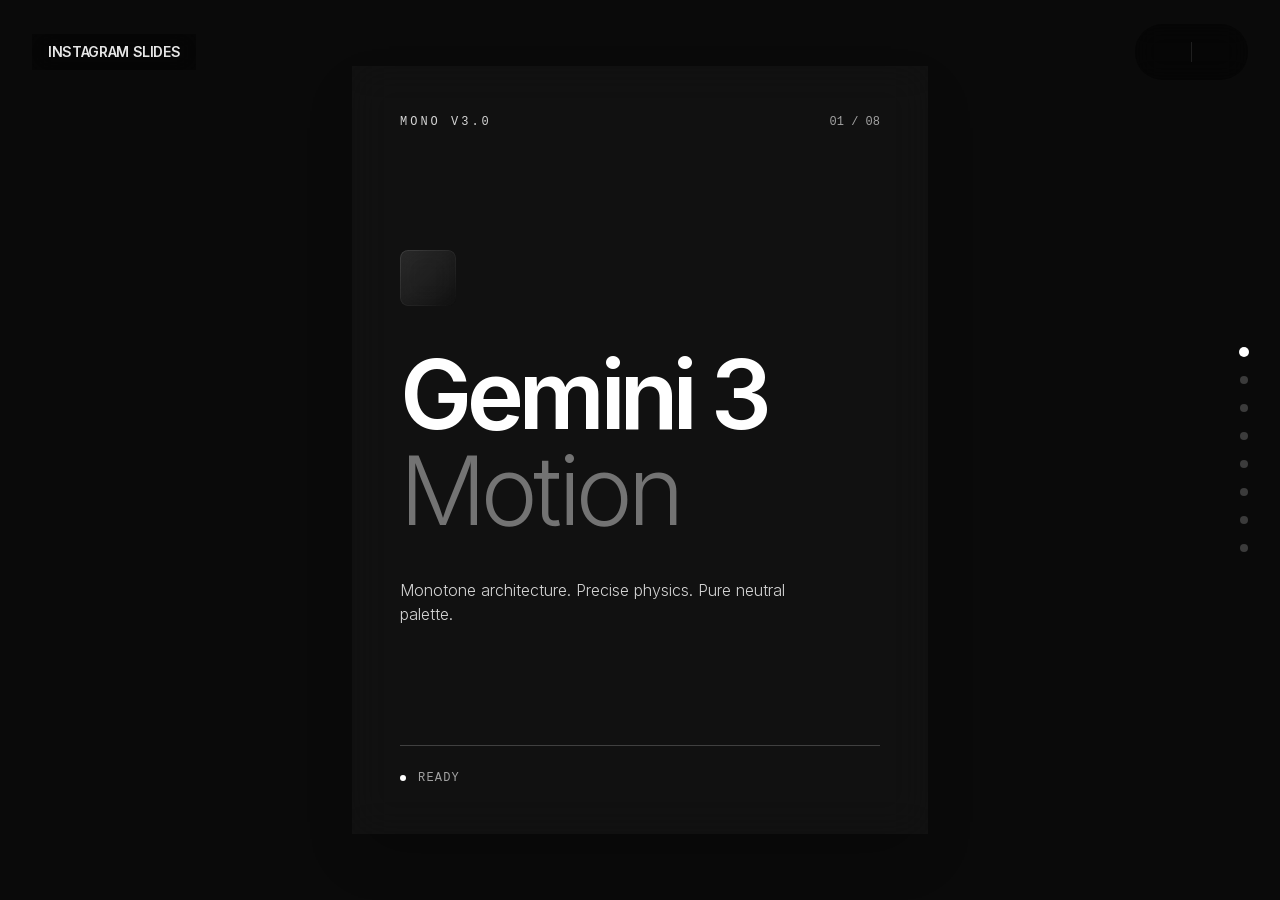
<file: assets/templates/animations-gemini/index.html>
<html lang="en"><head><meta charset="utf-8"/>
<meta content="width=device-width, initial-scale=1.0" name="viewport"/>
<title>Gemini 3 Animation Guide - Monotone V2</title>
<!-- Scripts -->
<script src="assets/resource_3fa48481346f.js"></script>
<script src="assets/iconify-icon_e19829e7f0e8.js"></script>
<link href="assets/css2_d532a689d235.css" rel="stylesheet"/>
<style>
/* Base Setup */
:root {
--bg-deep: #050505;
}
body {
font-family: 'Inter', sans-serif;
background-color: var(--bg-deep);
color: #e5e5e5;
scrollbar-width: none;
-ms-overflow-style: none;
}
body::-webkit-scrollbar {
display: none;
}
html {
scroll-behavior: smooth;
}
/* Animations */
@keyframes animationIn {
0% { opacity: 0; transform: translateY(30px); filter: blur(10px); }
100% { opacity: 1; transform: translateY(0); filter: blur(0px); }
}
@keyframes marquee {
0% { transform: translateX(0); }
100% { transform: translateX(-50%); }
}
.animate-marquee { animation: marquee 40s linear infinite; }
@keyframes shimmer {
from { transform: translateX(-100%) skewX(-15deg); }
to { transform: translateX(200%) skewX(-15deg); }
}
@keyframes textSlide {
0% { transform: translateY(110%); opacity: 0; }
100% { transform: translateY(0); opacity: 1; }
}
.text-clip-anim span {
display: inline-block;
animation: textSlide 0.9s cubic-bezier(0.16, 1, 0.3, 1) forwards;
opacity: 0;
}
/* Flashlight Effect */
.flashlight-card { background: rgba(255, 255, 255, 0.01); }
.flashlight-card::before {
content: "";
position: absolute;
inset: 0px;
background: radial-gradient(
800px circle at var(--mouse-x) var(--mouse-y),
rgba(255, 255, 255, 0.08),
transparent 40%
);
opacity: 0;
transition: opacity 0.5s;
pointer-events: none;
z-index: 2;
}
.flashlight-card:hover::before { opacity: 1; }
/* Utility */
.glass-panel {
background: rgba(23, 23, 23, 0.6);
backdrop-filter: blur(20px);
}
</style>
<link href="assets/css2_86e10c4bcbd4.css" id="all-fonts-link-font-geist" rel="stylesheet"/><style id="all-fonts-style-font-geist">.font-geist { font-family: 'Geist', sans-serif !important; }</style><link href="assets/css2_0fc20595ebff.css" id="all-fonts-link-font-roboto" rel="stylesheet"/><style id="all-fonts-style-font-roboto">.font-roboto { font-family: 'Roboto', sans-serif !important; }</style><link href="assets/css2_23afcbef9bdd.css" id="all-fonts-link-font-montserrat" rel="stylesheet"/><style id="all-fonts-style-font-montserrat">.font-montserrat { font-family: 'Montserrat', sans-serif !important; }</style><link href="assets/css2_82ced711bf49.css" id="all-fonts-link-font-poppins" rel="stylesheet"/><style id="all-fonts-style-font-poppins">.font-poppins { font-family: 'Poppins', sans-serif !important; }</style><link href="assets/css2_fa22aa91016e.css" id="all-fonts-link-font-playfair" rel="stylesheet"/><style id="all-fonts-style-font-playfair">.font-playfair { font-family: 'Playfair Display', serif !important; }</style><link href="assets/css2_2b2d87bc82d8.css" id="all-fonts-link-font-instrument-serif" rel="stylesheet"/><style id="all-fonts-style-font-instrument-serif">.font-instrument-serif { font-family: 'Instrument Serif', serif !important; }</style><link href="assets/css2_4fef849c83da.css" id="all-fonts-link-font-merriweather" rel="stylesheet"/><style id="all-fonts-style-font-merriweather">.font-merriweather { font-family: 'Merriweather', serif !important; }</style><link href="assets/css2_a7b22b336fe1.css" id="all-fonts-link-font-bricolage" rel="stylesheet"/><style id="all-fonts-style-font-bricolage">.font-bricolage { font-family: 'Bricolage Grotesque', sans-serif !important; }</style><link href="assets/css2_0b2072b66163.css" id="all-fonts-link-font-jakarta" rel="stylesheet"/><style id="all-fonts-style-font-jakarta">.font-jakarta { font-family: 'Plus Jakarta Sans', sans-serif !important; }</style><link href="assets/css2_9b8bf743d4a8.css" id="all-fonts-link-font-manrope" rel="stylesheet"/><style id="all-fonts-style-font-manrope">.font-manrope { font-family: 'Manrope', sans-serif !important; }</style><link href="assets/css2_8e191ef32247.css" id="all-fonts-link-font-space-grotesk" rel="stylesheet"/><style id="all-fonts-style-font-space-grotesk">.font-space-grotesk { font-family: 'Space Grotesk', sans-serif !important; }</style><link href="assets/css2_70fd47a02eed.css" id="all-fonts-link-font-work-sans" rel="stylesheet"/><style id="all-fonts-style-font-work-sans">.font-work-sans { font-family: 'Work Sans', sans-serif !important; }</style><link href="assets/css2_b52fc18295f8.css" id="all-fonts-link-font-pt-serif" rel="stylesheet"/><style id="all-fonts-style-font-pt-serif">.font-pt-serif { font-family: 'PT Serif', serif !important; }</style><link href="assets/css2_62759cd015bd.css" id="all-fonts-link-font-geist-mono" rel="stylesheet"/><style id="all-fonts-style-font-geist-mono">.font-geist-mono { font-family: 'Geist Mono', monospace !important; }</style><link href="assets/css2_f495c2faa2a6.css" id="all-fonts-link-font-space-mono" rel="stylesheet"/><style id="all-fonts-style-font-space-mono">.font-space-mono { font-family: 'Space Mono', monospace !important; }</style><link href="assets/css2_6f16cdd6fd9f.css" id="all-fonts-link-font-quicksand" rel="stylesheet"/><style id="all-fonts-style-font-quicksand">.font-quicksand { font-family: 'Quicksand', sans-serif !important; }</style><link href="assets/css2_94cb6f0c406a.css" id="all-fonts-link-font-nunito" rel="stylesheet"/><style id="all-fonts-style-font-nunito">.font-nunito { font-family: 'Nunito', sans-serif !important; }</style><style id="border-gradient-shared-style">
[style*="--border-gradient"]::before {
content: "";
position: absolute;
inset: 0;
padding: 1px;
border-radius: var(--border-radius-before, inherit);
-webkit-mask: linear-gradient(#fff 0 0) content-box,
linear-gradient(#fff 0 0);
-webkit-mask-composite: xor;
mask-composite: exclude;
background: var(--border-gradient);
pointer-events: none;
}</style> <style>
/* 3D Transform utilities */
</style>
<script>
// Configure Tailwind to include our custom 3D transform utilities
tailwind.config = {
theme: {
extend: {
// Add any custom theme extensions here if needed
}
},
plugins: [
function({ addUtilities }) {
const rotateXUtilities = {};
const rotateYUtilities = {};
const rotateZUtilities = {};
const rotateValues = [0, 5, 10, 15, 20, 30, 45, 75];
// Generate rotate-x utilities
rotateValues.forEach((value) => {
rotateXUtilities[`.rotate-x-${value}`] = {
'--tw-rotate-x': `${value}deg`,
transform: `
translate3d(var(--tw-translate-x, 0), var(--tw-translate-y, 0), var(--tw-translate-z, 0))
rotateX(var(--tw-rotate-x, 0))
rotateY(var(--tw-rotate-y, 0))
rotateZ(var(--tw-rotate-z, 0))
skewX(var(--tw-skew-x, 0))
skewY(var(--tw-skew-y, 0))
scaleX(var(--tw-scale-x, 1))
scaleY(var(--tw-scale-y, 1))
`.replace(/\\s+/g, ' ').trim(),
};
if (value !== 0) {
rotateXUtilities[`.-rotate-x-${value}`] = {
'--tw-rotate-x': `-${value}deg`,
transform: `
translate3d(var(--tw-translate-x, 0), var(--tw-translate-y, 0), var(--tw-translate-z, 0))
rotateX(var(--tw-rotate-x, 0))
rotateY(var(--tw-rotate-y, 0))
rotateZ(var(--tw-rotate-z, 0))
skewX(var(--tw-skew-x, 0))
skewY(var(--tw-skew-y, 0))
scaleX(var(--tw-scale-x, 1))
scaleY(var(--tw-scale-y, 1))
`.replace(/\\s+/g, ' ').trim(),
};
}
});
// Generate rotate-y utilities
rotateValues.forEach((value) => {
rotateYUtilities[`.rotate-y-${value}`] = {
'--tw-rotate-y': `${value}deg`,
transform: `
translate3d(var(--tw-translate-x, 0), var(--tw-translate-y, 0), var(--tw-translate-z, 0))
rotateX(var(--tw-rotate-x, 0))
rotateY(var(--tw-rotate-y, 0))
rotateZ(var(--tw-rotate-z, 0))
skewX(var(--tw-skew-x, 0))
skewY(var(--tw-skew-y, 0))
scaleX(var(--tw-scale-x, 1))
scaleY(var(--tw-scale-y, 1))
`.replace(/\\s+/g, ' ').trim(),
};
if (value !== 0) {
rotateYUtilities[`.-rotate-y-${value}`] = {
'--tw-rotate-y': `-${value}deg`,
transform: `
translate3d(var(--tw-translate-x, 0), var(--tw-translate-y, 0), var(--tw-translate-z, 0))
rotateX(var(--tw-rotate-x, 0))
rotateY(var(--tw-rotate-y, 0))
rotateZ(var(--tw-rotate-z, 0))
skewX(var(--tw-skew-x, 0))
skewY(var(--tw-skew-y, 0))
scaleX(var(--tw-scale-x, 1))
scaleY(var(--tw-scale-y, 1))
`.replace(/\\s+/g, ' ').trim(),
};
}
});
// Generate rotate-z utilities
rotateValues.forEach((value) => {
rotateZUtilities[`.rotate-z-${value}`] = {
'--tw-rotate-z': `${value}deg`,
transform: `
translate3d(var(--tw-translate-x, 0), var(--tw-translate-y, 0), var(--tw-translate-z, 0))
rotateX(var(--tw-rotate-x, 0))
rotateY(var(--tw-rotate-y, 0))
rotateZ(var(--tw-rotate-z, 0))
skewX(var(--tw-skew-x, 0))
skewY(var(--tw-skew-y, 0))
scaleX(var(--tw-scale-x, 1))
scaleY(var(--tw-scale-y, 1))
`.replace(/\\s+/g, ' ').trim(),
};
if (value !== 0) {
rotateZUtilities[`.-rotate-z-${value}`] = {
'--tw-rotate-z': `-${value}deg`,
transform: `
translate3d(var(--tw-translate-x, 0), var(--tw-translate-y, 0), var(--tw-translate-z, 0))
rotateX(var(--tw-rotate-x, 0))
rotateY(var(--tw-rotate-y, 0))
rotateZ(var(--tw-rotate-z, 0))
skewX(var(--tw-skew-x, 0))
skewY(var(--tw-skew-y, 0))
scaleX(var(--tw-scale-x, 1))
scaleY(var(--tw-scale-y, 1))
`.replace(/\\s+/g, ' ').trim(),
};
}
});
// Perspective utilities
const perspectiveUtilities = {
".perspective-none": { perspective: "none" },
".perspective-dramatic": { perspective: "100px" },
".perspective-near": { perspective: "300px" },
".perspective-normal": { perspective: "500px" },
".perspective-midrange": { perspective: "800px" },
".perspective-distant": { perspective: "1200px" },
};
// Transform style utilities
const transformStyleUtilities = {
".transform-style-preserve-3d": { "transform-style": "preserve-3d" },
".transform-style-flat": { "transform-style": "flat" },
};
addUtilities({
...rotateXUtilities,
...rotateYUtilities,
...rotateZUtilities,
...perspectiveUtilities,
...transformStyleUtilities,
});
}
]
};
</script></head>
<body class="antialiased selection:bg-white/20 selection:text-white relative bg-neutral-950 overflow-hidden">
<!-- Fixed Header -->
<header class="fixed top-0 left-0 right-0 z-[60] px-4 md:px-8 py-4 md:py-6 flex justify-between items-center pointer-events-none">
<div class="pointer-events-auto">
<h1 class="text-xs md:text-sm font-semibold tracking-tight text-white uppercase opacity-90 backdrop-blur-md px-3 md:px-4 py-2 rounded-none bg-black/40">
                Instagram Slides
            </h1>
</div>
<div class="pointer-events-auto flex items-center gap-2 backdrop-blur-md p-2 rounded-full bg-black/40">
<button class="w-8 h-8 md:w-10 md:h-10 flex items-center justify-center rounded-full hover:bg-white/10 transition-colors text-white/70 hover:text-white" onclick="navigateSlide(-1)">
<iconify-icon class="md:w-6 md:h-6" icon="solar:alt-arrow-up-bold-duotone" width="20"></iconify-icon>
</button>
<div class="w-[1px] h-4 md:h-5 bg-white/10"></div>
<button class="w-8 h-8 md:w-10 md:h-10 flex items-center justify-center rounded-full hover:bg-white/10 transition-colors text-white/70 hover:text-white" onclick="navigateSlide(1)">
<iconify-icon class="md:w-6 md:h-6" icon="solar:alt-arrow-down-bold-duotone" width="20"></iconify-icon>
</button>
</div>
</header>
<!-- Navigation Dots (Hidden on Mobile) -->
<div class="fixed right-8 top-1/2 -translate-y-1/2 z-[60] hidden md:flex flex-col gap-5" id="nav-dots">
<a aria-label="Go to slide 1" class="nav-dot w-2 h-2 rounded-full hover:bg-white transition-all duration-300" href="#section-1"></a>
<a aria-label="Go to slide 2" class="nav-dot w-2 h-2 rounded-full hover:bg-white transition-all duration-300" href="#section-2"></a>
<a aria-label="Go to slide 3" class="nav-dot w-2 h-2 rounded-full hover:bg-white transition-all duration-300" href="#section-3"></a>
<a aria-label="Go to slide 4" class="nav-dot w-2 h-2 rounded-full hover:bg-white transition-all duration-300" href="#section-4"></a>
<a aria-label="Go to slide 5" class="nav-dot w-2 h-2 rounded-full hover:bg-white transition-all duration-300" href="#section-5"></a>
<a aria-label="Go to slide 6" class="nav-dot w-2 h-2 rounded-full hover:bg-white transition-all duration-300" href="#section-6"></a>
<a aria-label="Go to slide 7" class="nav-dot w-2 h-2 rounded-full hover:bg-white transition-all duration-300" href="#section-7"></a>
<a aria-label="Go to slide 8" class="nav-dot w-2 h-2 rounded-full hover:bg-white transition-all duration-300" href="#section-8"></a>
</div>
<!-- Scroll Container -->
<main class="overflow-y-scroll snap-y snap-mandatory scroll-smooth w-full h-screen relative" id="main-scroll">
<!-- Slide 1: Cover -->
<section class="snap-start shrink-0 flex w-full h-screen pt-0 pr-0 pb-0 pl-0 relative items-center justify-center" data-index="0" id="section-1">
<div class="h-full md:h-auto md:aspect-[3/4] glass-panel overflow-hidden flex flex-col group bg-center w-full max-w-none md:max-w-xl bg-cover rounded-none pt-20 md:pt-12 pr-6 md:pr-12 pb-12 pl-6 md:pl-12 relative shadow-2xl justify-between bg-[url(https://hoirqrkdgbmvpwutwuwj.supabase.co/storage/v1/object/public/assets/assets/53970266-f8db-425c-8883-5535f3e41c4d_1600w.webp)]" style="transition: outline 0.1s ease-in-out;">
<div class="flex justify-between items-center opacity-70 animate-on-scroll [animation:animationIn_0.8s_ease-out_0.1s_both] animate">
<span class="text-xs uppercase tracking-[0.25em] font-mono text-neutral-300">Mono V3.0</span>
<span class="text-xs font-mono text-neutral-400">01 / 08</span>
</div>
<div class="relative z-10 space-y-6 md:space-y-10">
<div class="flex animate-on-scroll [animation:animationIn_0.8s_ease-out_0.2s_both] animate bg-gradient-to-br from-white/10 to-white/0 w-12 h-12 md:w-14 md:h-14 rounded-lg mb-4 md:mb-6 backdrop-blur-md items-center justify-center" style="position: relative; --border-gradient: linear-gradient(135deg, rgba(255, 255, 255, 0.1), rgba(255, 255, 255, 0)); --border-radius-before: 8px">
<!-- Solar Icon -->
<iconify-icon class="text-2xl md:text-3xl text-white" icon="solar:stars-minimalistic-bold-duotone"></iconify-icon>
</div>
<h1 class="leading-[0.9] animate-on-scroll [animation:animationIn_0.8s_ease-out_0.3s_both] animate text-6xl md:text-8xl font-semibold text-white tracking-tighter">
          Gemini 3<br/>
<span class="font-light text-neutral-500">Motion</span>
</h1>
<p class="leading-relaxed animate-on-scroll [animation:animationIn_0.8s_ease-out_0.4s_both] animate text-sm md:text-base font-light text-neutral-300 max-w-[90%]">
          Monotone architecture. Precise physics. Pure neutral palette.
        </p>
</div>
<div class="space-y-6 animate-on-scroll [animation:animationIn_0.8s_ease-out_0.6s_both] animate">
<div class="h-[1px] w-full bg-white/20"></div>
<div class="flex justify-between items-end">
<div class="flex items-center gap-3 text-xs text-neutral-400 font-mono uppercase tracking-widest">
<span class="w-1.5 h-1.5 bg-white rounded-full animate-pulse"></span>
            Ready
          </div>
<iconify-icon class="text-2xl text-white animate-bounce" icon="solar:arrow-down-bold-duotone"></iconify-icon>
</div>
</div>
</div>
</section>
<!-- Slide 2: Intro -->
<section class="snap-start shrink-0 flex w-full h-screen pt-0 pr-0 pb-0 pl-0 relative items-center justify-center" data-index="1" id="section-2">
<div class="h-full md:h-auto md:aspect-[3/4] glass-panel overflow-hidden flex flex-col bg-center w-full bg-[url(https://hoirqrkdgbmvpwutwuwj.supabase.co/storage/v1/object/public/assets/assets/d1e715c0-e250-4e7f-a4f5-433e96d81f31_1600w.webp)] max-w-none md:max-w-xl bg-cover rounded-none pt-20 md:pt-12 pr-6 md:pr-12 pb-12 pl-6 md:pl-12 relative">
<span class="text-xs uppercase tracking-[0.25em] font-mono text-neutral-400 mb-6 md:mb-10 block animate-on-scroll [animation:animationIn_0.8s_ease-out_0.1s_both]">02 — Intro</span>
<h2 class="animate-on-scroll [animation:animationIn_0.8s_ease-out_0.2s_both] text-4xl md:text-6xl font-medium text-white tracking-tight mb-4 md:mb-6">
        Enhance with<br/><span class="text-neutral-500">Motion</span></h2>
<p class="text-sm md:text-base text-neutral-400 mb-8 md:mb-12 leading-relaxed max-w-md animate-on-scroll [animation:animationIn_0.8s_ease-out_0.3s_both]">
        Structure: Hero intro, hover interactions, reveal.
      </p>
<div class="flex-1 bg-neutral-900/60 rounded-none p-4 md:p-6 relative overflow-hidden group animate-on-scroll [animation:animationIn_0.8s_ease-out_0.4s_both]">
<div class="bg-center bg-gradient-to-br from-black/10 to-black/0 opacity-100 absolute top-0 right-0 bottom-0 left-0 backdrop-blur-lg">
</div>
<div class="z-10 mt-2 relative space-y-4">
<div class="animate-on-scroll [animation:animationIn_0.8s_ease-out_0.5s_both] bg-gradient-to-br from-white/10 to-white/0 w-2/3 h-8 rounded-none backdrop-blur">
</div>
<div class="animate-on-scroll [animation:animationIn_0.8s_ease-out_0.6s_both] bg-gradient-to-br from-white/10 to-white/0 w-full h-16 md:h-24 rounded-none backdrop-blur">
</div>
<div class="flex gap-3">
<div class="animate-on-scroll [animation:animationIn_0.8s_ease-out_0.7s_both] bg-gradient-to-br from-white/10 to-white/0 w-1/2 h-16 md:h-20 rounded-none backdrop-blur">
</div>
<div class="animate-on-scroll [animation:animationIn_0.8s_ease-out_0.8s_both] bg-gradient-to-br from-white/10 to-white/0 w-1/2 h-16 md:h-20 rounded-none backdrop-blur">
</div>
</div>
</div>
<div class="absolute bottom-6 left-6 right-6 bg-black/80 backdrop-blur-md p-4 rounded-none animate-on-scroll [animation:animationIn_0.8s_ease-out_1s_both]">
<p class="leading-tight text-xs md:text-base text-neutral-300 font-mono">
            "Animate when in view: fade in, slide in, blur in..."
          </p>
</div>
</div>
</div>
</section>
<!-- Slide 3: Buttons -->
<section class="snap-start shrink-0 flex w-full h-screen pt-0 pr-0 pb-0 pl-0 relative items-center justify-center" data-index="2" id="section-3">
<div class="h-full md:h-auto md:aspect-[3/4] glass-panel overflow-hidden flex flex-col bg-center w-full bg-[url(https://hoirqrkdgbmvpwutwuwj.supabase.co/storage/v1/object/public/assets/assets/6ea6d66c-a7a6-4548-9b3f-680a206078c3_1600w.webp)] max-w-none md:max-w-xl bg-cover rounded-none pt-20 md:pt-12 pr-6 md:pr-12 pb-12 pl-6 md:pl-12 relative items-center justify-center">
<div class="absolute top-20 md:top-12 left-6 md:left-12 right-6 md:right-12">
<span class="text-xs uppercase tracking-[0.25em] font-mono text-neutral-400">03 — Buttons</span>
<h2 class="text-4xl md:text-5xl font-medium text-white tracking-tight mt-4">Beam Animation</h2>
</div>
<div class="group animate-on-scroll [animation:animationIn_0.8s_ease-out_0.3s_both] mt-20 md:mt-80 relative scale-110 md:scale-125">
<div class="-inset-2 group-hover:opacity-100 transition duration-500 bg-neutral-600/30 opacity-0 rounded-full absolute blur-xl">
</div>
<!-- Shimmer Beam Animation Layer -->
<div class="absolute -inset-[1px] rounded-full overflow-hidden opacity-0 group-hover:opacity-100 transition duration-500 pointer-events-none">
<div class="absolute top-1/2 left-1/2 -translate-x-1/2 -translate-y-1/2 w-[300%] h-[300%] bg-[conic-gradient(from_0deg,transparent_0_340deg,white_360deg)] animate-[spin_2s_linear_infinite]"></div>
</div>
<button class="group relative z-10 flex items-center justify-center overflow-hidden rounded-full p-[1px] leading-none">
<span class="absolute inset-[-1000%] animate-[spin_2s_linear_infinite] bg-[conic-gradient(from_0deg,transparent_0_340deg,white_360deg)]"></span>
<span class="relative flex h-full w-full items-center rounded-full bg-black pt-4 pr-10 pb-4 pl-10 ring-1 ring-white/10">
<span class="absolute inset-0 overflow-hidden rounded-full">
<span class="absolute top-0 left-0 h-full w-full -skew-x-12 bg-gradient-to-r from-transparent via-white/20 to-transparent opacity-0 group-hover:animate-[shimmer_1.5s_infinite] group-hover:opacity-100"></span>
</span>
<span class="relative z-10 flex items-center">
<span class="text-lg font-medium tracking-wide text-white">Get Access</span>
</span>
<span class="relative z-10 ml-4 flex items-center text-neutral-500 transition duration-200 group-hover:translate-x-1 group-hover:text-white">
<iconify-icon class="text-2xl" icon="solar:arrow-right-bold-duotone"></iconify-icon>
</span>
</span>
</button>
</div>
<div class="mt-20 p-6 border-l-2 border-white/20 rounded-none w-full animate-on-scroll [animation:animationIn_0.8s_ease-out_0.5s_both]">
<p class="leading-relaxed text-sm md:text-base text-neutral-400 font-mono">
<span class="text-white">Prompt:</span> "Add a 1px shimmer beam animation around the pill-shaped button on
          hover."
        </p>
</div>
</div>
</section>
<!-- Slide 4: Typography -->
<section class="h-screen w-full snap-start shrink-0 flex items-center justify-center relative p-0" data-index="3" id="section-4">
<div class="h-full md:h-auto md:aspect-[3/4] glass-panel overflow-hidden flex flex-col bg-neutral-900/50 w-full max-w-none md:max-w-xl rounded-none pt-20 md:pt-12 pr-6 md:pr-12 pb-12 pl-6 md:pl-12 relative justify-center">
<span class="absolute top-20 md:top-12 left-6 md:left-12 text-xs uppercase tracking-[0.25em] font-mono text-neutral-500 animate-on-scroll [animation:animationIn_0.8s_ease-out_0.1s_both]">04 — Typography</span>
<div class="space-y-1">
<div class="flex animate-on-scroll [animation:animationIn_0.8s_ease-out_0.2s_both]">
<h2 class="text-5xl md:text-7xl font-semibold text-white tracking-tighter" style="animation-delay: 0s">Clip-path</h2>
</div>
<div class="flex animate-on-scroll [animation:animationIn_0.8s_ease-out_0.3s_both]">
<h2 class="text-5xl md:text-7xl font-semibold text-neutral-600 tracking-tighter" style="animation-delay: 0.1s">Typography</h2>
</div>
<div class="flex animate-on-scroll [animation:animationIn_0.8s_ease-out_0.4s_both]">
<h2 class="text-5xl md:text-7xl font-semibold text-neutral-800 tracking-tighter" style="animation-delay: 0.2s">Animation</h2>
</div>
</div>
<div class="animate-on-scroll [animation:animationIn_0.8s_ease-out_0.6s_both] text-sm md:text-base font-light text-neutral-500 border-neutral-800 border-l-2 mt-16 pl-6">
        "Add a vertical text clip slide down animation letter by letter"
      </div>
</div>
</section>
<!-- Slide 5: Logos -->
<section class="snap-start shrink-0 flex w-full h-screen pt-0 pr-0 pb-0 pl-0 relative items-center justify-center" data-index="4" id="section-5">
<div class="h-full md:h-auto md:aspect-[3/4] glass-panel overflow-hidden flex flex-col w-full max-w-none md:max-w-xl rounded-none p-0 relative justify-center bg-neutral-900/40">
<div class="p-6 md:p-12 pb-0">
<span class="text-xs uppercase tracking-[0.25em] font-mono text-neutral-500 animate-on-scroll [animation:animationIn_0.8s_ease-out_0.1s_both]">05 — Social Proof</span>
<h2 class="text-4xl md:text-5xl font-medium tracking-tight mt-4 mb-8 md:mb-16 text-white animate-on-scroll [animation:animationIn_0.8s_ease-out_0.2s_both]">
          Infinite Loop</h2>
</div>
<div class="relative w-full py-12 md:py-16 border-y border-white/5 bg-black/40 animate-on-scroll [animation:animationIn_0.8s_ease-out_0.4s_both]">
<div class="absolute left-0 top-0 bottom-0 w-12 md:w-24 z-10 bg-gradient-to-r from-[#0d0d0d] to-transparent"></div>
<div class="absolute right-0 top-0 bottom-0 w-12 md:w-24 z-10 bg-gradient-to-l from-[#0d0d0d] to-transparent"></div>
<div class="flex overflow-hidden w-full">
<div class="flex animate-marquee whitespace-nowrap gap-8 md:gap-16 items-center">
<!-- Brand icons -->
<iconify-icon class="text-2xl md:text-3xl text-neutral-400" icon="simple-icons:nvidia"></iconify-icon>
<iconify-icon class="text-2xl md:text-3xl text-neutral-400" icon="simple-icons:linear"></iconify-icon>
<iconify-icon class="text-2xl md:text-3xl text-neutral-400" icon="simple-icons:vercel"></iconify-icon>
<iconify-icon class="text-2xl md:text-3xl text-neutral-400" icon="simple-icons:apple"></iconify-icon>
<iconify-icon class="text-4xl md:text-5xl text-neutral-400" icon="simple-icons:stripe"></iconify-icon>
<iconify-icon class="text-4xl md:text-5xl text-neutral-400" icon="simple-icons:spacex"></iconify-icon>
<iconify-icon class="text-2xl md:text-3xl text-neutral-400" icon="simple-icons:nvidia"></iconify-icon>
<iconify-icon class="text-2xl md:text-3xl text-neutral-400" icon="simple-icons:linear"></iconify-icon>
<iconify-icon class="text-2xl md:text-3xl text-neutral-400" icon="simple-icons:vercel"></iconify-icon>
<iconify-icon class="text-2xl md:text-3xl text-neutral-400" icon="simple-icons:apple"></iconify-icon>
<iconify-icon class="text-4xl md:text-5xl text-neutral-400" icon="simple-icons:stripe"></iconify-icon>
<iconify-icon class="text-4xl md:text-5xl text-neutral-400" icon="simple-icons:spacex"></iconify-icon>
</div>
</div>
</div>
<div class="pt-8 pr-6 md:pr-12 pb-12 pl-6 md:pl-12">
<p class="animate-on-scroll [animation:animationIn_0.8s_ease-out_0.6s_both] text-sm md:text-base text-neutral-400 font-mono">
          "Add a marquis infinite loop slow animation using alpha mask"
        </p>
</div>
</div>
</section>
<!-- Slide 6: Switching -->
<section class="h-screen w-full snap-start shrink-0 flex items-center justify-center relative p-0" data-index="5" id="section-6">
<div class="h-full md:h-auto md:aspect-[3/4] glass-panel overflow-hidden flex flex-col bg-center w-full bg-[url(https://hoirqrkdgbmvpwutwuwj.supabase.co/storage/v1/object/public/assets/assets/47ccf769-0cb4-4a95-804e-cc919fd6d449_1600w.webp)] max-w-none md:max-w-xl bg-cover rounded-none pt-20 md:pt-12 pr-6 md:pr-12 pb-12 pl-6 md:pl-12 relative items-center justify-center">
<span class="absolute top-20 md:top-12 left-6 md:left-12 text-xs uppercase tracking-[0.25em] font-mono text-neutral-500 animate-on-scroll [animation:animationIn_0.8s_ease-out_0.1s_both]">06 — Switching</span>
<div class="flex animate-on-scroll [animation:animationIn_0.8s_ease-out_0.3s_both] w-full h-80 relative perspective-1000 items-center justify-center">
<div class="absolute w-[80%] h-[80%] bg-neutral-800/80 backdrop-blur rounded-none -translate-y-6 scale-95 opacity-40">
</div>
<div class="flex flex-col transition-all duration-500 hover:scale-[1.02] z-10 bg-stone-950 w-[85%] h-[85%] ring-white/10 ring-1 rounded-none pt-8 pr-8 pb-8 pl-8 absolute shadow-2xl">
<div class="flex bg-gradient-to-br from-white/10 to-white/0 w-12 h-12 rounded-none mb-6 items-center justify-center">
<iconify-icon class="text-2xl text-white" icon="solar:database-bold-duotone"></iconify-icon>
</div>
<div class="bg-gradient-to-br from-white/10 to-white/0 w-16 h-3 rounded-sm mb-6"></div>
<div class="bg-gradient-to-br from-white/10 to-white/0 w-full h-3 rounded-sm mb-3"></div>
<div class="bg-gradient-to-br from-white/10 to-white/0 w-2/3 h-3 rounded-sm"></div>
</div>
<div class="absolute -bottom-12 flex gap-6">
<button class="flex hover:bg-white hover:text-black transition-colors text-neutral-400 bg-neutral-900 w-12 h-12 rounded-full items-center justify-center" style="position: relative; --border-gradient: linear-gradient(135deg, rgba(255, 255, 255, 0.1), rgba(255, 255, 255, 0)); --border-radius-before: 9999px">
<iconify-icon class="text-xl" icon="solar:arrow-left-bold-duotone"></iconify-icon>
</button>
<button class="flex hover:bg-white hover:text-black transition-colors text-neutral-400 bg-neutral-900 w-12 h-12 rounded-full items-center justify-center" style="position: relative; --border-gradient: linear-gradient(135deg, rgba(255, 255, 255, 0.1), rgba(255, 255, 255, 0)); --border-radius-before: 9999px">
<iconify-icon class="text-xl" icon="solar:arrow-right-bold-duotone"></iconify-icon>
</button>
</div>
</div>
<div class="mt-24 pt-8 pr-6 md:pr-12 pb-12 pl-6 md:pl-12">
<p class="animate-on-scroll [animation:animationIn_0.8s_ease-out_0.6s_both] text-sm md:text-base text-neutral-400 font-mono">"Animate the cards to rotate between 3 cards in a loop. Add prev/next arrows to switch between cards."</p>
</div></div>
</section>
<!-- Slide 7: Interaction -->
<section class="h-screen w-full snap-start shrink-0 flex items-center justify-center relative p-0" data-index="6" id="section-7">
<div class="h-full md:h-auto md:aspect-[3/4] glass-panel overflow-hidden flex flex-col bg-center w-full bg-[url(https://hoirqrkdgbmvpwutwuwj.supabase.co/storage/v1/object/public/assets/assets/7b8e6a1f-44f9-49ef-a26c-bf0d87724acf_1600w.webp)] max-w-none md:max-w-xl bg-cover rounded-none pt-20 md:pt-12 pr-6 md:pr-12 pb-12 pl-6 md:pl-12 relative justify-center">
<span class="absolute top-20 md:top-12 left-6 md:left-12 text-xs uppercase tracking-[0.25em] font-mono text-neutral-500 animate-on-scroll [animation:animationIn_0.8s_ease-out_0.1s_both]">07 — Interaction</span>
<h2 class="text-4xl md:text-5xl font-medium tracking-tight mb-8 md:mb-12 text-white animate-on-scroll [animation:animationIn_0.8s_ease-out_0.2s_both]">
        Flashlight Reveal</h2>
<div class="grid grid-cols-2 gap-x-4 md:gap-x-6 gap-y-4 md:gap-y-6">
<div class="flashlight-card relative aspect-square border-0 bg-neutral-900/60 ring-1 ring-white/5 rounded-none p-4 md:p-6 flex flex-col justify-end group overflow-hidden animate-on-scroll [animation:animationIn_0.8s_ease-out_0.4s_both]" onmousemove="const rect = this.getBoundingClientRect(); this.style.setProperty('--mouse-x', `${event.clientX - rect.left}px`); this.style.setProperty('--mouse-y', `${event.clientY - rect.top}px`);">
<iconify-icon class="text-3xl md:text-5xl text-neutral-500 mb-2 md:mb-4 group-hover:text-white transition-colors duration-500" icon="solar:layers-minimalistic-bold-duotone"></iconify-icon>
<div class="text-xs md:text-sm text-neutral-400 font-medium tracking-wide">Hover Me</div>
</div>
<div class="flashlight-card aspect-square flex flex-col group overflow-hidden animate-on-scroll [animation:animationIn_0.8s_ease-out_0.6s_both] bg-neutral-900/60 border-0 ring-white/5 ring-1 rounded-none p-4 md:p-6 relative backdrop-blur justify-end" onmousemove="const rect = this.getBoundingClientRect(); this.style.setProperty('--mouse-x', `${event.clientX - rect.left}px`); this.style.setProperty('--mouse-y', `${event.clientY - rect.top}px`);" style="--mouse-x: 106.5px; --mouse-y: 219px;">
<iconify-icon class="text-3xl md:text-5xl text-neutral-500 mb-2 md:mb-4 group-hover:text-white transition-colors duration-500" icon="solar:cpu-bold-duotone"></iconify-icon>
<div class="text-xs md:text-sm text-neutral-400 font-medium tracking-wide">Trace Border</div>
</div>
</div>
<div class="mt-8 md:mt-10 text-xs text-neutral-500 font-mono animate-on-scroll [animation:animationIn_0.8s_ease-out_0.8s_both]">
        "Add a subtle flashlight effect on hover/mouse position to background."
      </div>
</div>
</section>
<!-- Slide 8: End -->
<section class="h-screen w-full snap-start shrink-0 flex items-center justify-center relative p-0" data-index="7" id="section-8">
<div class="h-full md:h-auto md:aspect-[3/4] glass-panel overflow-hidden flex flex-col bg-center w-full bg-[url(https://hoirqrkdgbmvpwutwuwj.supabase.co/storage/v1/object/public/assets/assets/67df17f7-9681-4bd3-927b-ac569042a884_1600w.webp)] max-w-none md:max-w-xl bg-cover rounded-none pt-0 pr-0 pb-0 pl-0 relative justify-between">
<div class="p-6 md:p-12 pt-20 md:pt-12">
<span class="text-xs uppercase tracking-[0.25em] font-mono text-neutral-500 animate-on-scroll [animation:animationIn_0.8s_ease-out_0.1s_both]">08 — End</span>
<h1 class="animate-on-scroll [animation:animationIn_0.8s_ease-out_0.2s_both] text-5xl md:text-7xl font-medium text-white tracking-tighter mt-6 mb-4">
          Build Better<br/>Interfaces.</h1>
</div>
<div class="overflow-hidden mask-image-gradient animate-on-scroll [animation:animationIn_0.8s_ease-out_0.4s_both] h-48 md:h-56 z-10 relative" style="mask-image: linear-gradient(180deg, transparent, black 20%, black 95%, transparent); -webkit-mask-image: linear-gradient(180deg, transparent, black 20%, black 95%, transparent);">
<div class="space-y-4 p-6 md:p-8 opacity-60 grayscale hover:grayscale-0 transition-all duration-700">
<div class="bg-gradient-to-br from-black/0 via-black/10 to-black/0 ring-white/5 ring-1 rounded-none px-4 py-4 md:px-6 md:py-6 backdrop-blur-sm">
<p class="text-sm md:text-base text-neutral-300">"The beam effect is subtle but changes everything."</p>
</div>
<div class="bg-gradient-to-br from-black/0 via-black/10 to-black/0 ring-white/5 ring-1 rounded-none ml-4 md:ml-8 px-4 py-4 md:px-6 md:py-6 backdrop-blur-sm">
<p class="text-sm md:text-base text-neutral-300">"Gemini 3 understands motion physics."</p>
</div>
<div class="bg-gradient-to-br from-black/0 via-black/10 to-black/0 rounded-none ring-white/5 ring-1 px-4 py-4 md:px-6 md:py-6 backdrop-blur-sm">
<p class="text-xs md:text-sm text-neutral-300">"Cleanest implementation of glassmorphism."</p>
</div>
</div>
</div>
<div class="animate-on-scroll [animation:animationIn_0.8s_ease-out_0.6s_both] bg-gradient-to-t from-black/90 to-transparent p-6 md:p-12 pb-12">
<button class="w-full group relative flex items-center justify-center gap-3 bg-white text-black py-4 md:py-5 rounded-none overflow-hidden hover:bg-neutral-200 transition-colors">
<span class="text-xs md:text-sm font-bold uppercase tracking-widest z-10">Follow @mengto</span>
<iconify-icon class="text-xl md:text-2xl z-10 group-hover:translate-x-1 group-hover:-translate-y-1 transition-transform" icon="solar:arrow-right-up-bold-duotone"></iconify-icon>
</button>
</div>
</div>
</section>
</main>
<script>
        // Existing Animation Observer
        (function () {
            const style = document.createElement("style");
            style.textContent = `
            .animate-on-scroll { animation-play-state: paused !important; }
            .animate-on-scroll.animate { animation-play-state: running !important; }
            `;
            document.head.appendChild(style);

            const once = true;

            if (!window.__inViewIO) {
            window.__inViewIO = new IntersectionObserver((entries) => {
                entries.forEach((entry) => {
                if (entry.isIntersecting) {
                    entry.target.classList.add("animate");
                    if (once) window.__inViewIO.unobserve(entry.target);
                }
                });
            }, { threshold: 0.2 });
            }

            window.initInViewAnimations = function (selector = ".animate-on-scroll") {
            document.querySelectorAll(selector).forEach((el) => {
                window.__inViewIO.observe(el);
            });
            };

            document.addEventListener("DOMContentLoaded", () => initInViewAnimations());
        })();

        // Navigation Logic
        const sections = document.querySelectorAll('section');
        const dots = document.querySelectorAll('.nav-dot');
        const scroller = document.getElementById('main-scroll');
        let currentSectionIndex = 0;

        // Update Active Dot based on scroll
        const navObserver = new IntersectionObserver((entries) => {
            entries.forEach(entry => {
                if (entry.isIntersecting) {
                    const index = parseInt(entry.target.getAttribute('data-index'));
                    currentSectionIndex = index;
                    
                    // Update dots
                    dots.forEach(d => {
                        d.classList.remove('bg-white', 'scale-125');
                        d.classList.add('bg-white/20');
                    });
                    
                    // Highlight current dot
                    if(dots[index]) {
                        dots[index].classList.remove('bg-white/20');
                        dots[index].classList.add('bg-white', 'scale-125');
                    }
                }
            });
        }, { threshold: 0.5 });

        sections.forEach(section => navObserver.observe(section));

        // Arrow Navigation
        window.navigateSlide = function(direction) {
            let nextIndex = currentSectionIndex + direction;
            
            // Clamp
            if (nextIndex < 0) nextIndex = 0;
            if (nextIndex >= sections.length) nextIndex = sections.length - 1;
            
            // Scroll
            const target = sections[nextIndex];
            if(target) {
                target.scrollIntoView({ behavior: 'smooth' });
            }
        }
    </script>
<script data-img-fallback-handler="">!function(){var f=["https://hoirqrkdgbmvpwutwuwj.supabase.co/storage/v1/object/public/assets/assets/917d6f93-fb36-439a-8c48-884b67b35381_1600w.jpg","https://hoirqrkdgbmvpwutwuwj.supabase.co/storage/v1/object/public/assets/assets/4734259a-bad7-422f-981e-ce01e79184f2_1600w.jpg","https://hoirqrkdgbmvpwutwuwj.supabase.co/storage/v1/object/public/assets/assets/c543a9e1-f226-4ced-80b0-feb8445a75b9_1600w.jpg","https://hoirqrkdgbmvpwutwuwj.supabase.co/storage/v1/object/public/assets/assets/5bab247f-35d9-400d-a82b-fd87cfe913d2_1600w.webp","https://hoirqrkdgbmvpwutwuwj.supabase.co/storage/v1/object/public/assets/assets/30104e3c-5eea-4b93-93e9-5313698a7156_1600w.webp"],h=new Set;function g(s){for(var x=0,i=0;i<s.length;i++)x=(x<<5)-x+s.charCodeAt(i)|0;return f[Math.abs(x)%f.length]}function r(t){var s=t.src;if(s&&!h.has(s)){h.add(s);t.src=g(s)}}window.addEventListener("error",function(e){var t=e.target;if(t&&t.tagName==="IMG")r(t)},!0);function c(){document.querySelectorAll("img").forEach(function(i){if(i.complete&&!i.naturalWidth&&i.src)r(i)})}if(document.readyState==="loading")document.addEventListener("DOMContentLoaded",c);else c()}()</script></body></html>
</file>
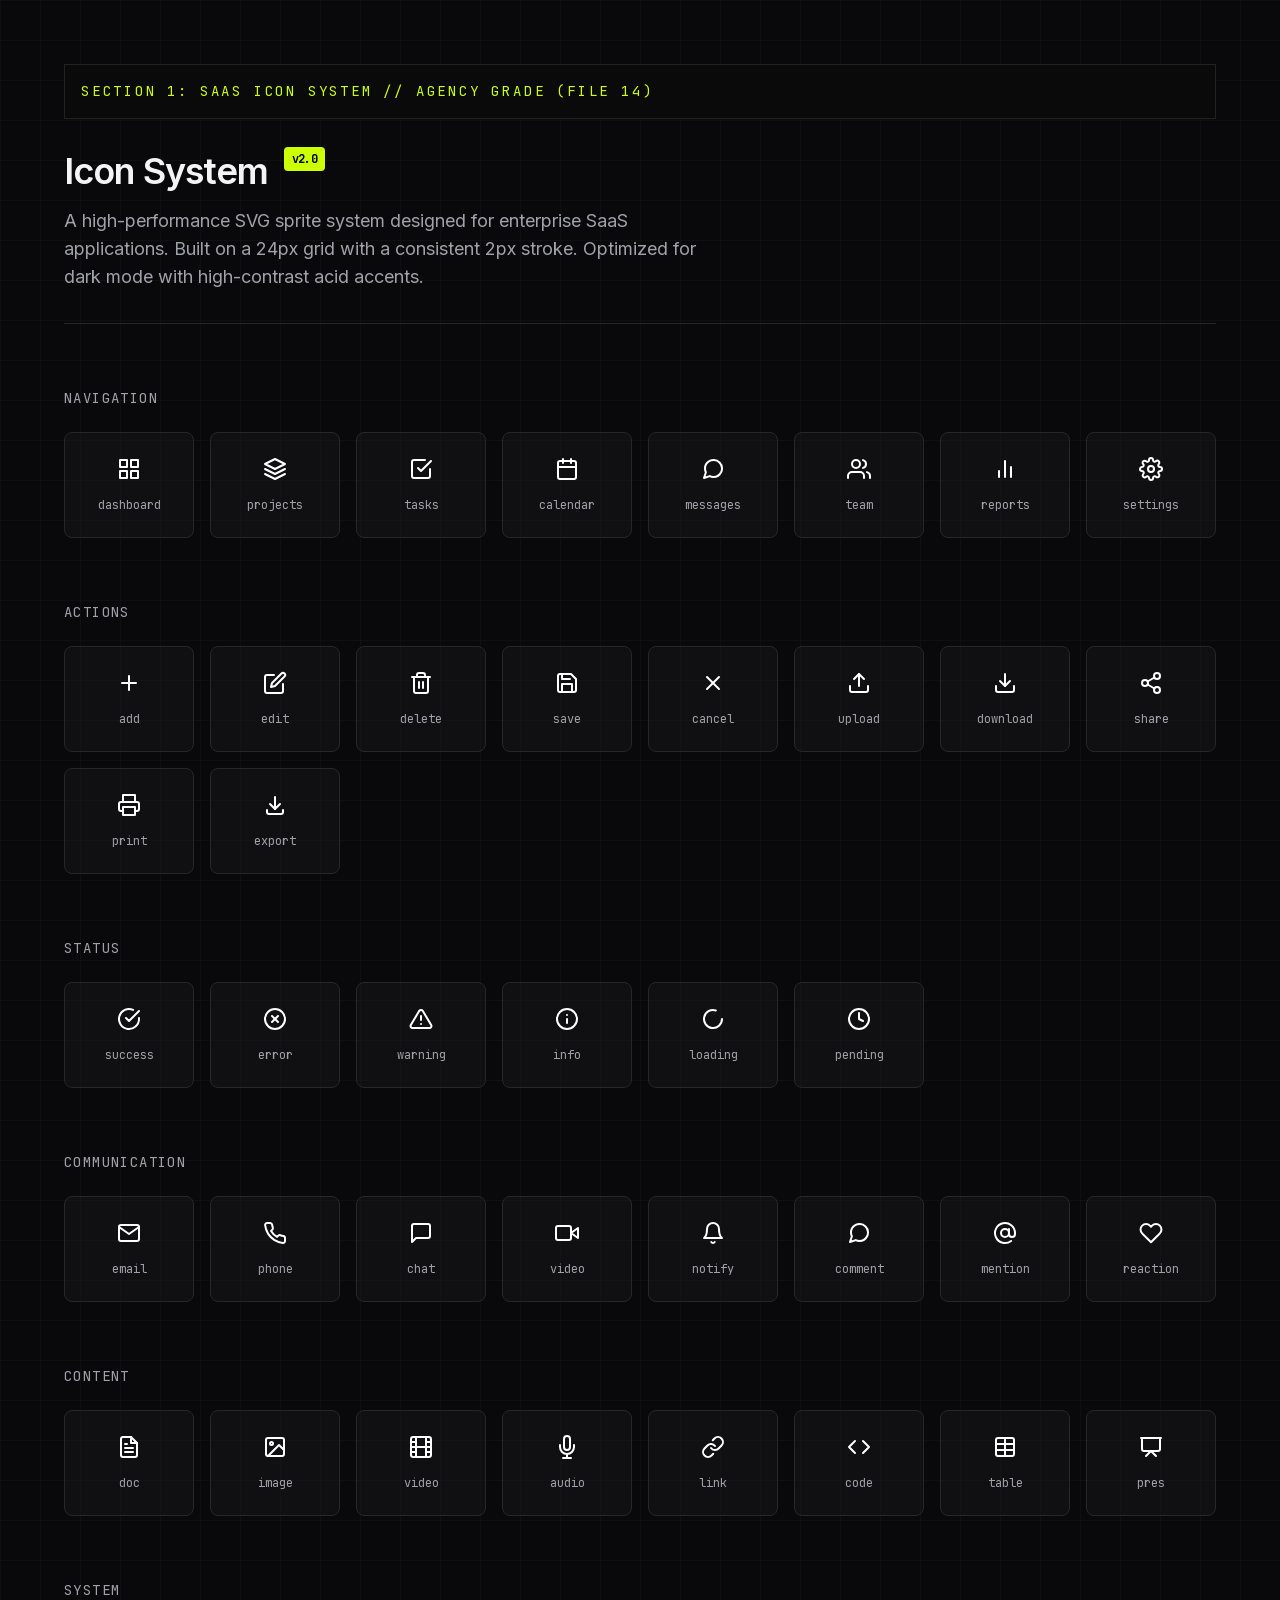
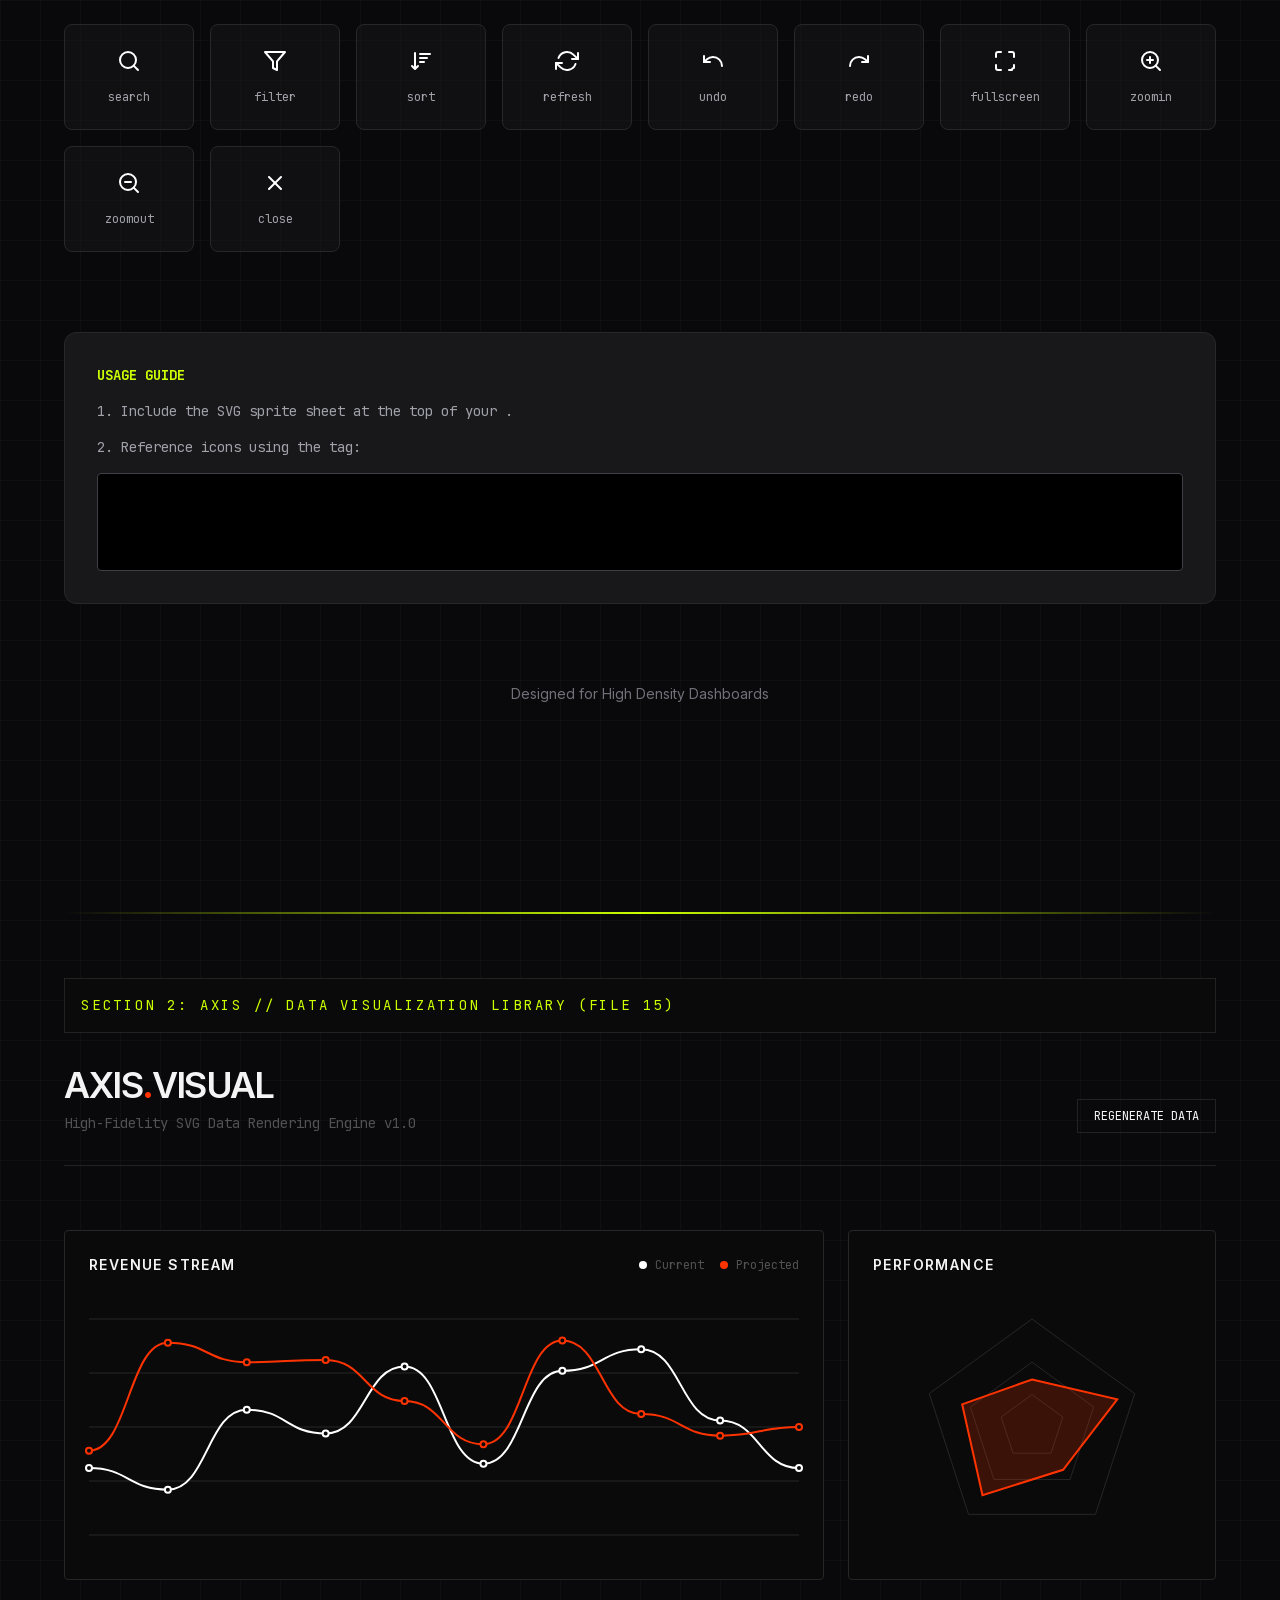
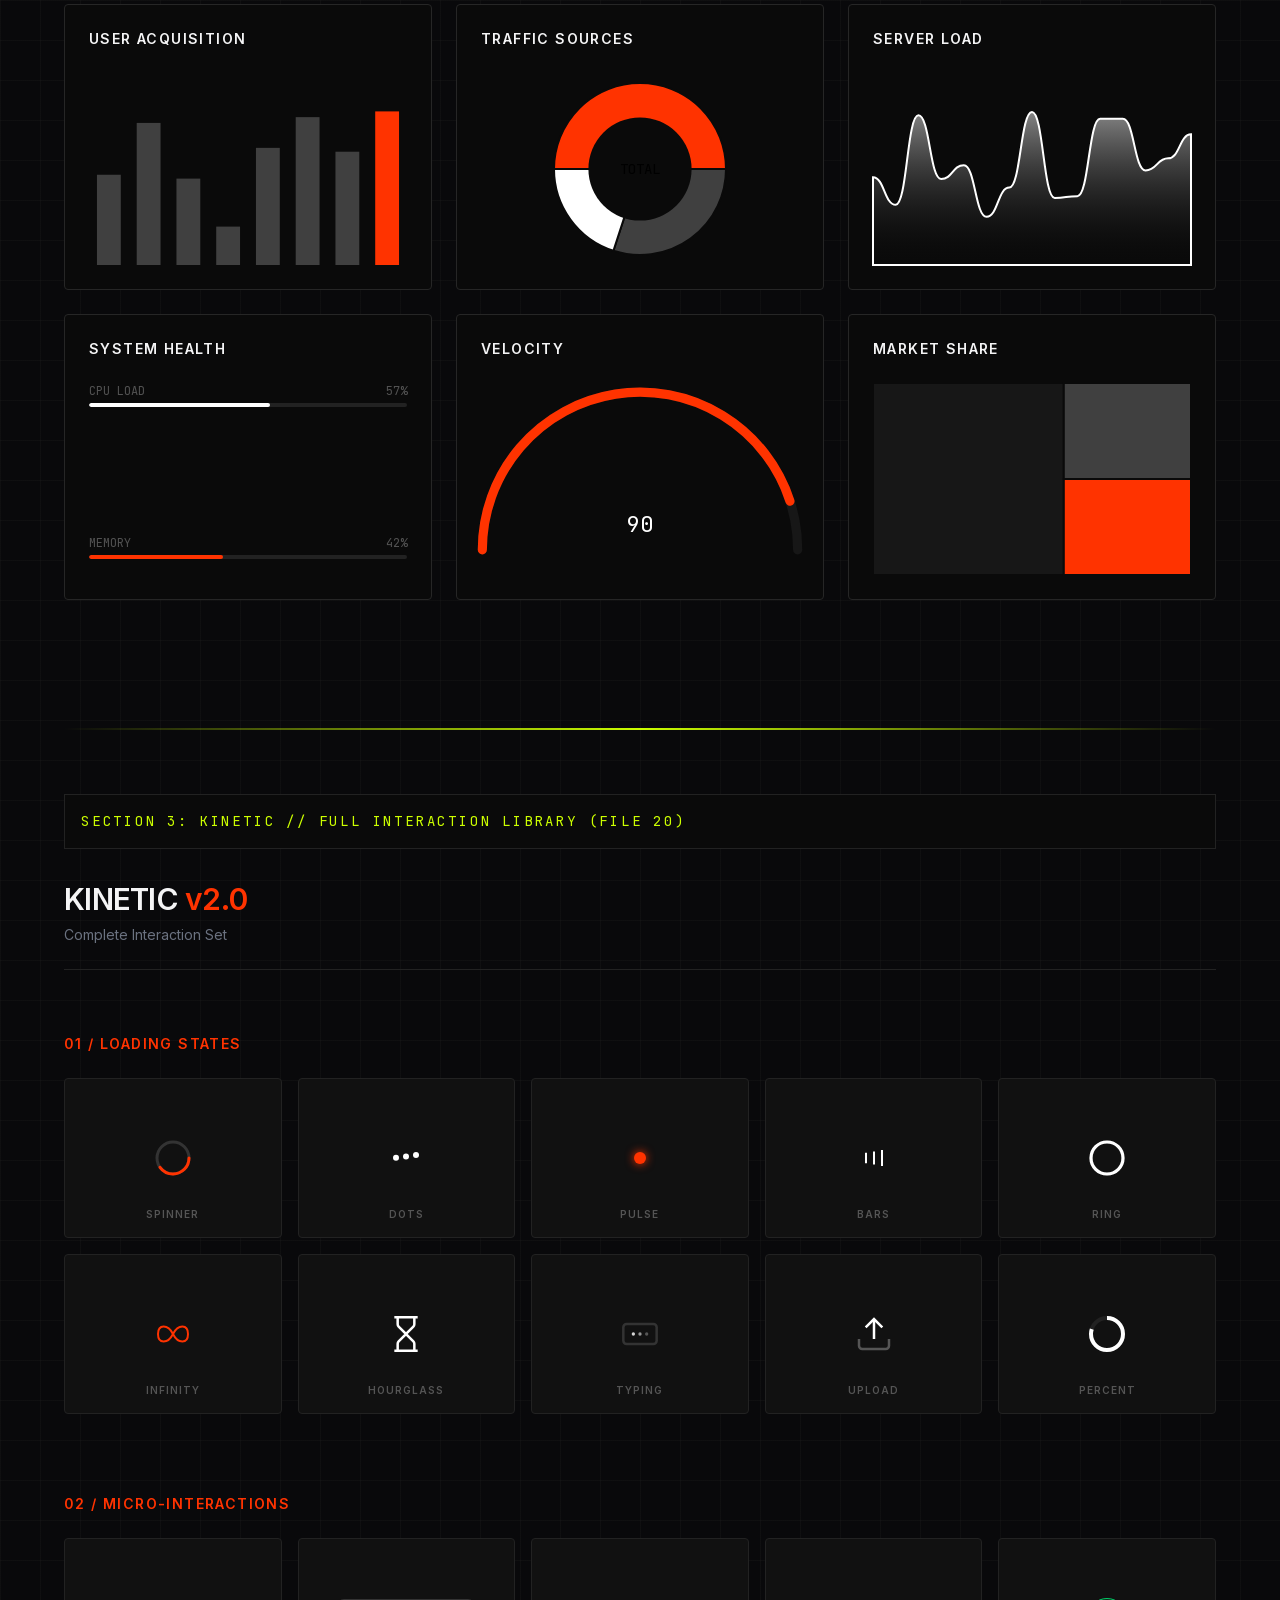
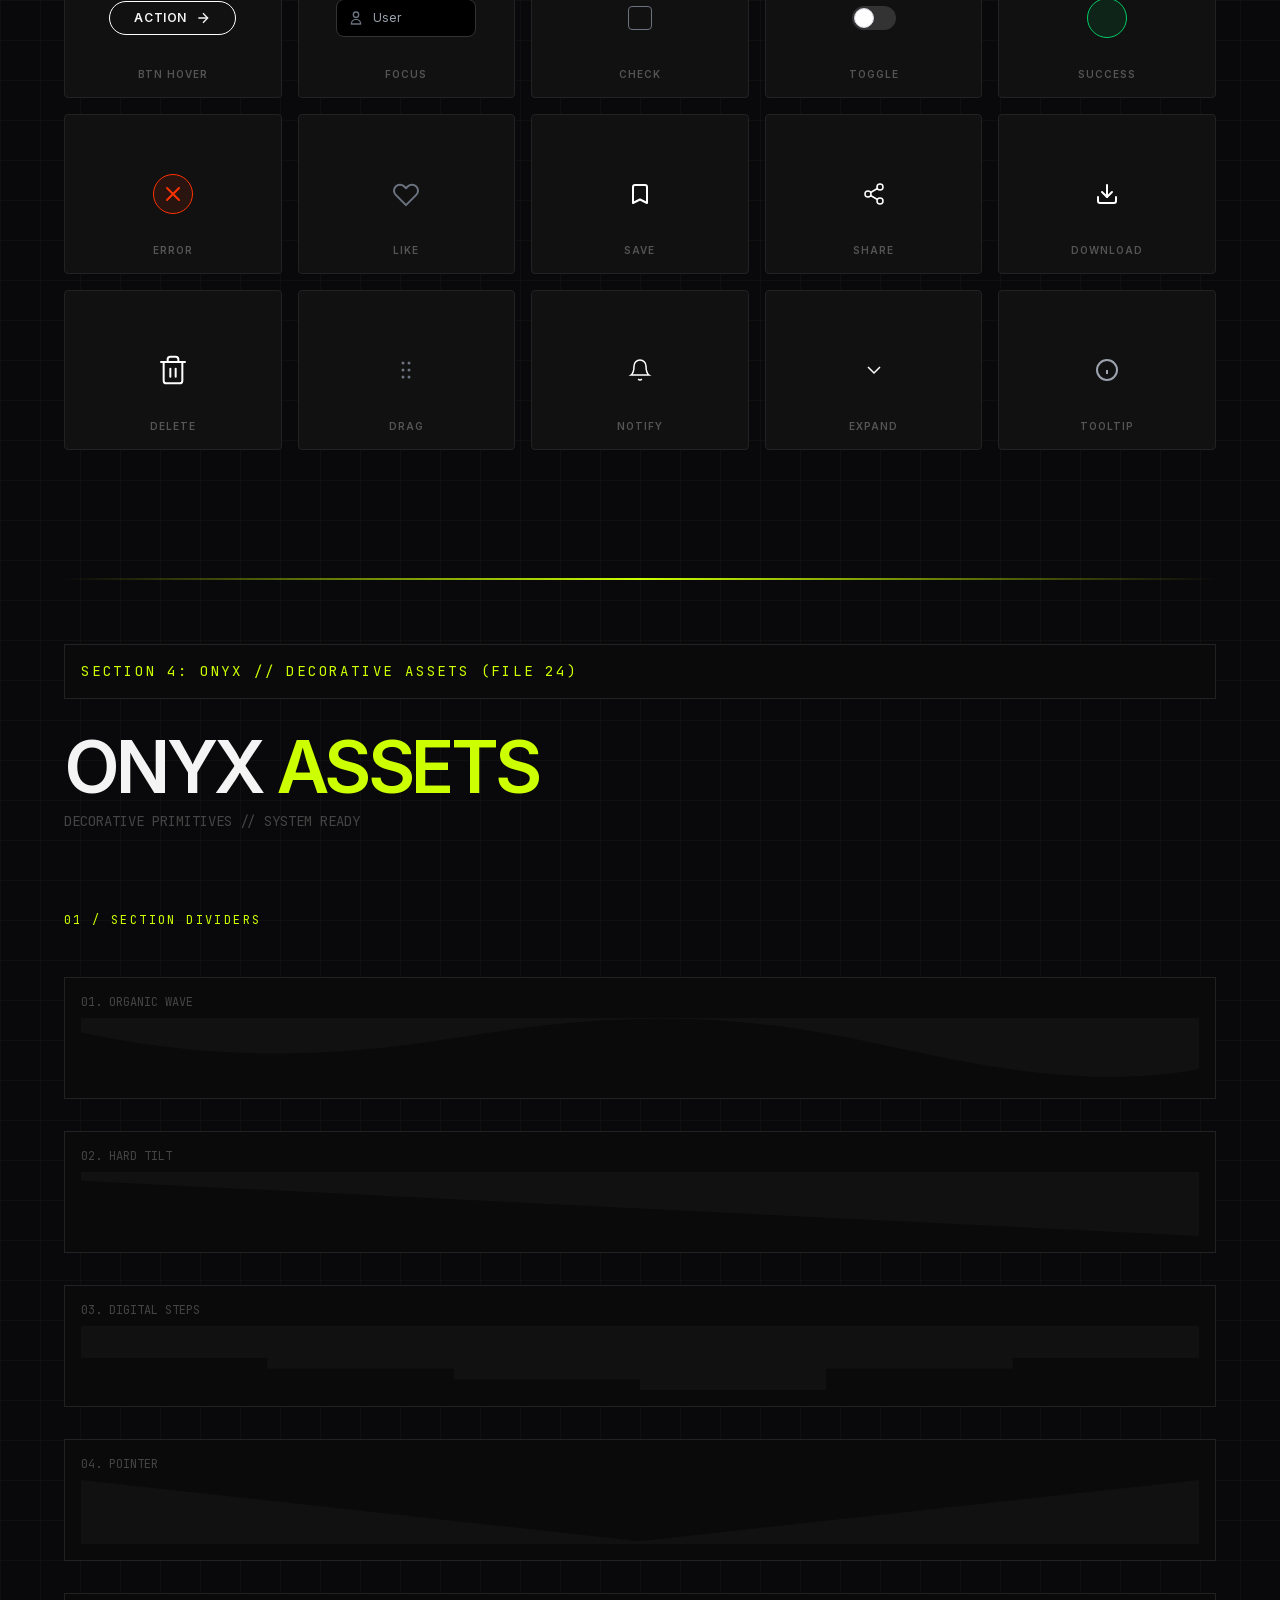
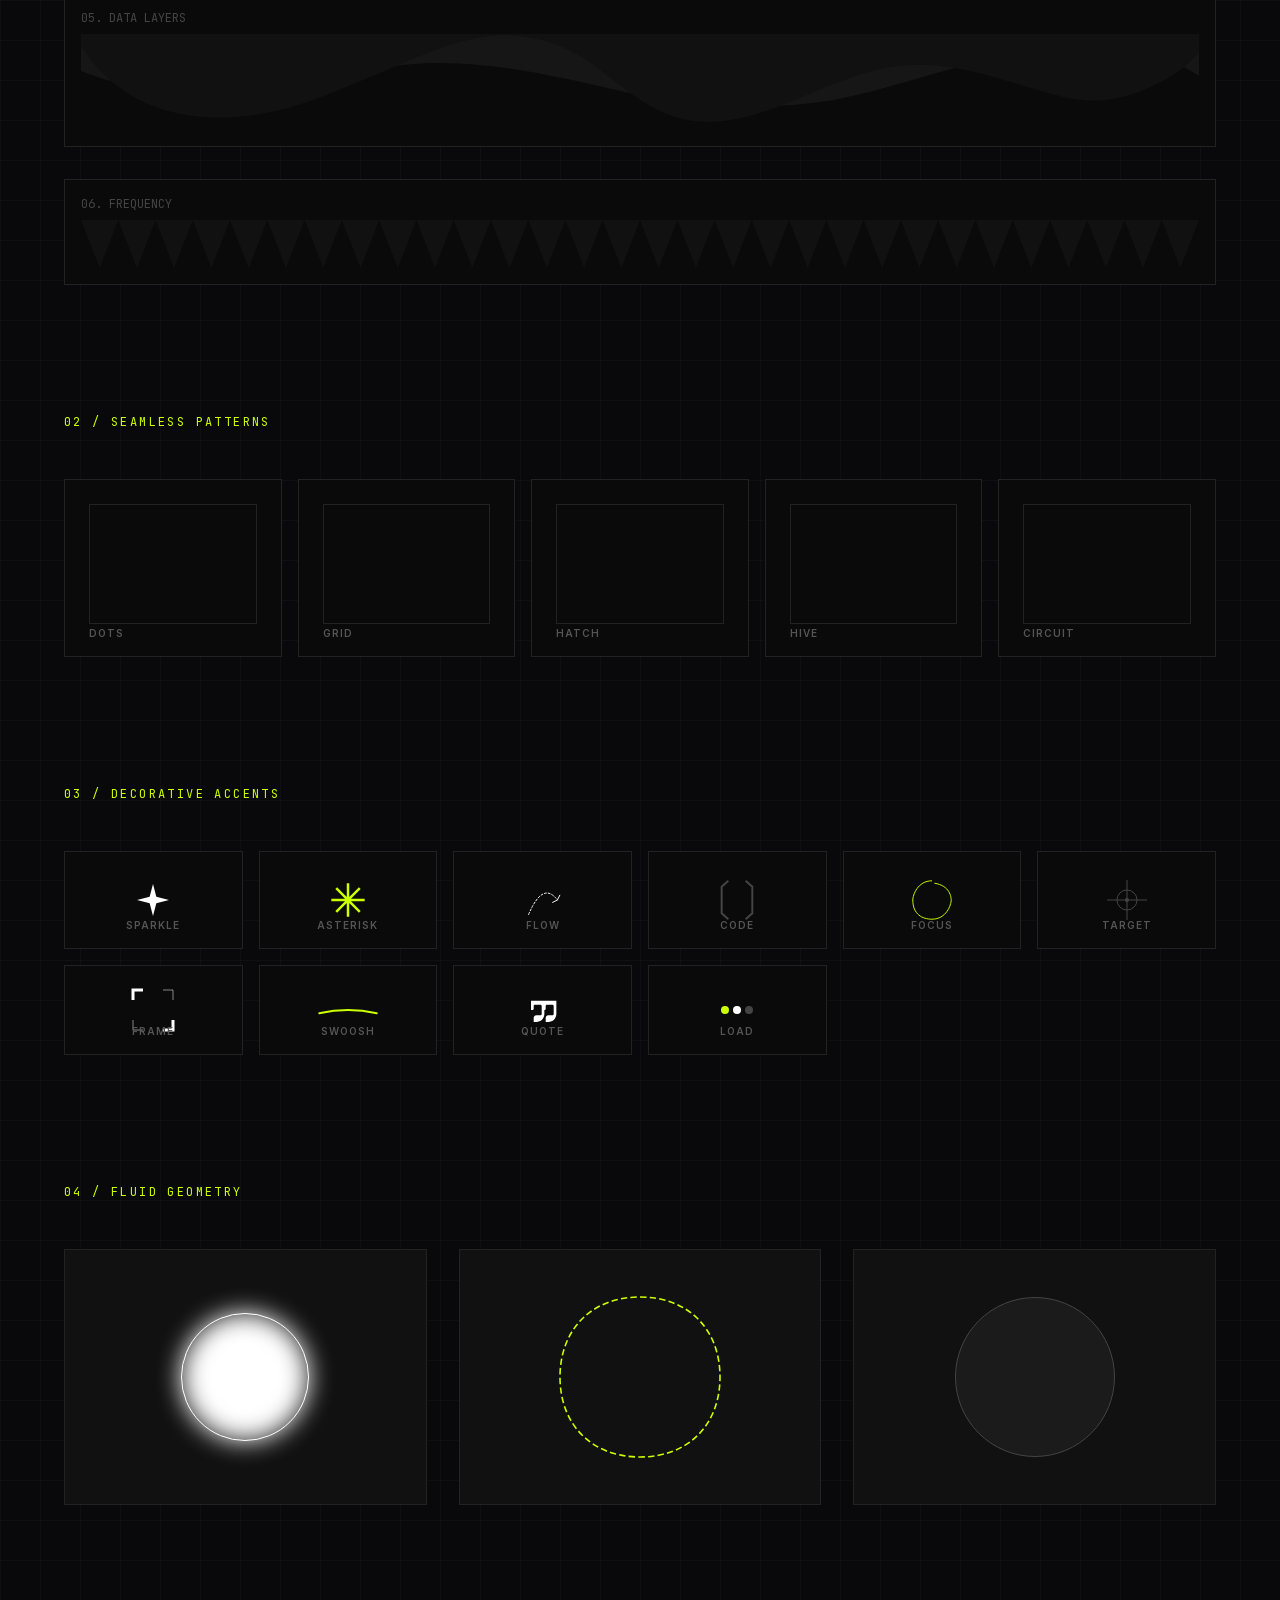
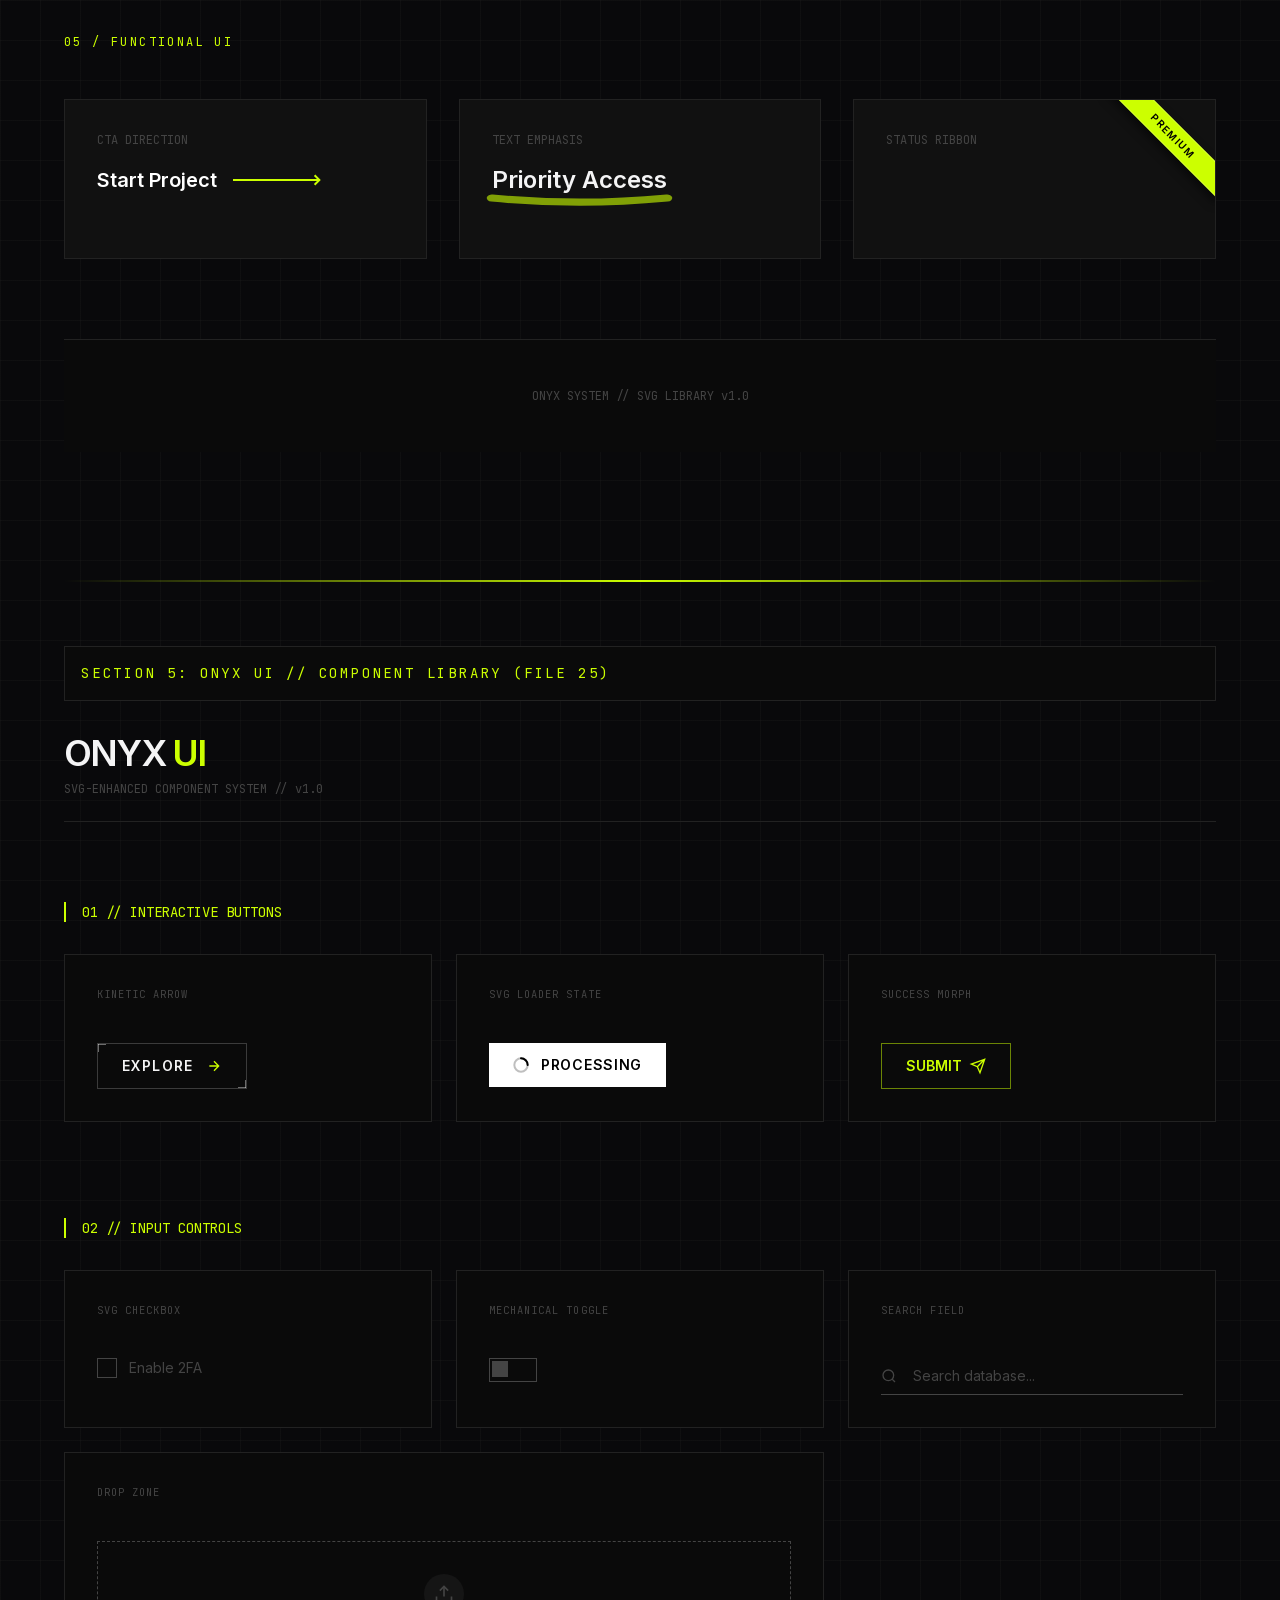
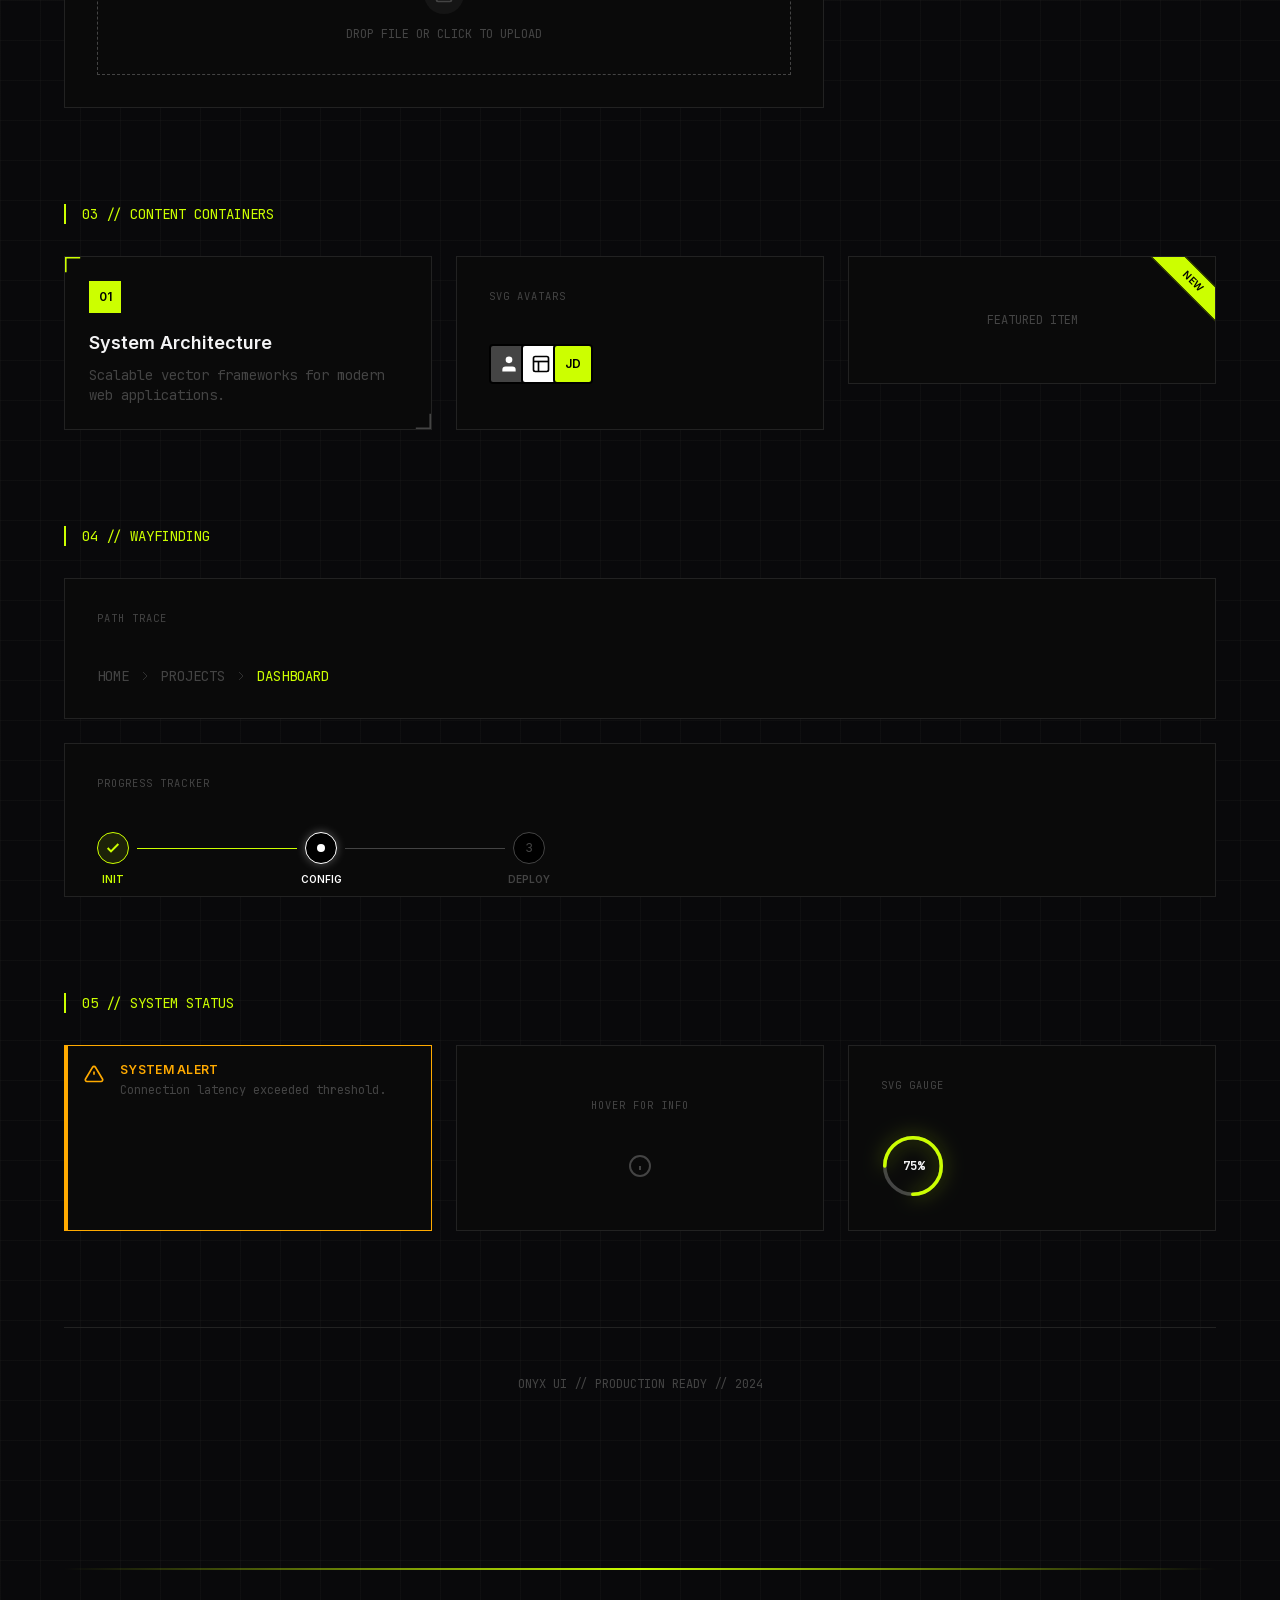
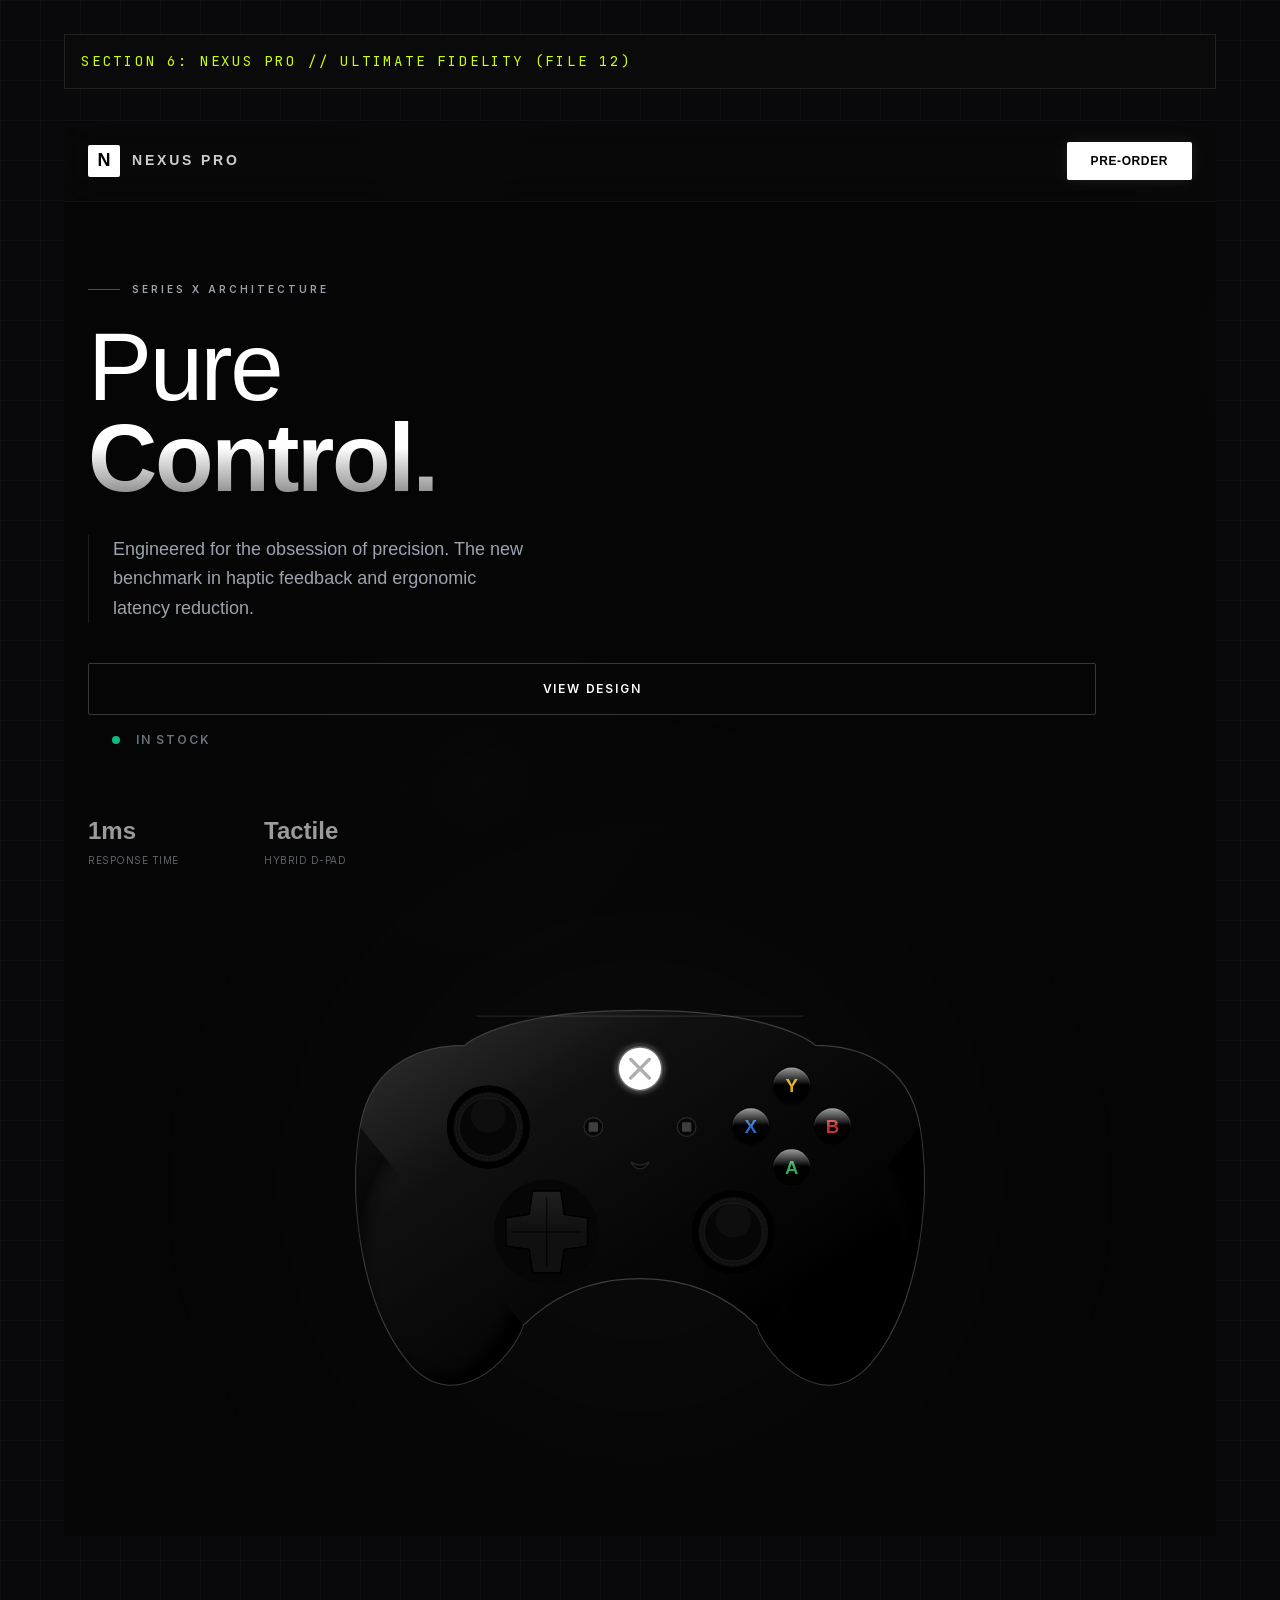
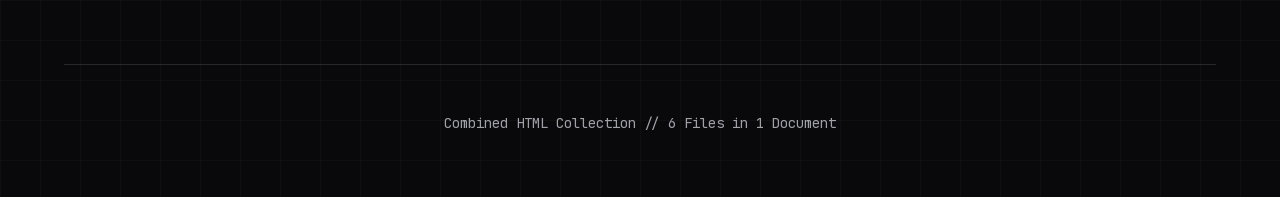
<file: assets/templates/animations-gemini2/index.html>
<html class="dark antialiased" lang="en"><head><meta charset="utf-8"/>
<meta content="width=device-width, initial-scale=1.0" name="viewport"/>
<title>Combined HTML Collection</title>
<script src="assets/resource_3fa48481346f.js"></script>
<link href="https://fonts.googleapis.com" rel="preconnect"/>
<link crossorigin="" href="https://fonts.gstatic.com" rel="preconnect"/>
<link href="assets/css2_604c95cc5779.css" rel="stylesheet"/>
<script>
tailwind.config = {
darkMode: 'class',
theme: {
extend: {
fontFamily: {
sans: ['Inter', 'Space Grotesk', 'sans-serif'],
mono: ['JetBrains Mono', 'monospace'],
},
colors: {
obsidian: '#09090b',
charcoal: '#18181b',
concrete: '#f4f4f5',
acid: '#ccff00',
danger: '#ff453a',
void: '#000000',
surface: '#0a0a0a',
panel: '#111111',
border: '#222222',
accent: '#ff3300',
success: '#00cc66',
error: '#ff3300',
lime: '#ccff00',
dim: '#444444',
muted: '#525252',
text: '#e5e5e5',
warning: '#ffaa00',
},
animation: {
'float': 'float 8s ease-in-out infinite',
'spin-slow': 'spin 1s linear infinite',
'morph': 'morph 8s ease-in-out infinite',
'draw': 'draw 0.4s ease-out forwards',
},
keyframes: {
float: { '0%, 100%': { transform: 'translateY(0)' }, '50%': { transform: 'translateY(-10px)' } },
morph: {
'0%, 100%': { borderRadius: '60% 40% 30% 70% / 60% 30% 70% 40%' },
'50%': { borderRadius: '30% 60% 70% 40% / 50% 60% 30% 60%' },
},
draw: { 'to': { strokeDashoffset: '0' } }
}
}
}
}
</script>
<style>
body {
background-color: #000;
color: #e5e5e5;
}
/* Section Divider */
.section-divider {
width: 100%;
height: 2px;
background: linear-gradient(to right, transparent, #ccff00, transparent);
margin: 4rem 0;
}
.section-header {
font-family: 'JetBrains Mono', monospace;
font-size: 0.875rem;
color: #ccff00;
text-transform: uppercase;
letter-spacing: 0.2em;
margin-bottom: 2rem;
padding: 1rem;
border: 1px solid #222;
background: #0a0a0a;
}
/* Base Icon Styles */
.icon-base {
fill: none;
stroke: currentColor;
stroke-width: 2;
stroke-linecap: round;
stroke-linejoin: round;
transition: all 0.2s cubic-bezier(0.4, 0, 0.2, 1);
}
.icon-card:hover .icon-base {
transform: scale(1.1);
stroke: var(--hover-color, #ccff00);
}
@media (prefers-color-scheme: light) {
.icon-card:hover .icon-base {
stroke: #000000;
}
}
.icon-filled {
fill: currentColor;
stroke: none;
}
.bg-grid {
background-size: 40px 40px;
background-image: linear-gradient(to right, rgba(128, 128, 128, 0.05) 1px, transparent 1px),
linear-gradient(to bottom, rgba(128, 128, 128, 0.05) 1px, transparent 1px);
}
/* Chart Styles */
.chart-card {
background: #0a0a0a;
border: 1px solid #262626;
border-radius: 4px;
padding: 24px;
position: relative;
overflow: hidden;
transition: border-color 0.3s;
}
.chart-card:hover {
border-color: #404040;
}
#tooltip {
position: absolute;
background: rgba(10, 10, 10, 0.9);
backdrop-filter: blur(8px);
border: 1px solid #333;
padding: 8px 12px;
border-radius: 4px;
font-family: 'JetBrains Mono', monospace;
font-size: 12px;
color: white;
pointer-events: none;
opacity: 0;
transition: opacity 0.2s, transform 0.2s;
z-index: 100;
box-shadow: 0 4px 20px rgba(0,0,0,0.5);
}
svg { overflow: visible; }
.grid-line { stroke: #262626; stroke-width: 1; }
.axis-text { fill: #525252; font-family: 'JetBrains Mono'; font-size: 10px; }
.draw-path {
stroke-dasharray: 1000;
stroke-dashoffset: 1000;
animation: dash 1.5s cubic-bezier(0.16, 1, 0.3, 1) forwards;
}
.grow-bar {
transform-origin: bottom;
transform: scaleY(0);
animation: grow 1s cubic-bezier(0.16, 1, 0.3, 1) forwards;
}
.fade-in {
opacity: 0;
animation: fade 1s ease forwards;
}
@keyframes dash { to { stroke-dashoffset: 0; } }
@keyframes grow { to { transform: scaleY(1); } }
@keyframes fade { to { opacity: 1; } }
.noise {
position: fixed;
top: 0; left: 0; width: 100%; height: 100%;
opacity: 0.03;
pointer-events: none;
z-index: 9999;
background: url("filter_3E_3Crect_width__100_25_27f522a784f1.html")'/%3E%3C/svg%3E");
}
/* KINETIC Styles */
:root {
--ease-out: cubic-bezier(0.16, 1, 0.3, 1);
--ease-elastic: cubic-bezier(0.34, 1.56, 0.64, 1);
}
.card {
background: #111;
border: 1px solid #222;
border-radius: 4px;
display: flex;
flex-direction: column;
align-items: center;
justify-content: center;
height: 160px;
position: relative;
transition: border-color 0.3s, background-color 0.3s;
}
.card:hover { border-color: #444; background: #161616; }
.label {
position: absolute;
bottom: 15px;
font-size: 10px;
color: #555;
text-transform: uppercase;
letter-spacing: 1px;
font-weight: 700;
pointer-events: none;
}
@keyframes spin { to { transform: rotate(360deg); } }
@keyframes bounce { 0%, 100% { transform: translateY(0); } 50% { transform: translateY(-5px); } }
@keyframes radar { 0% { transform: scale(0.5); opacity: 1; border-width: 2px; } 100% { transform: scale(2.5); opacity: 0; border-width: 0px; } }
@keyframes ring-dash { 0% { stroke-dasharray: 1, 200; stroke-dashoffset: 0; } 50% { stroke-dasharray: 90, 200; stroke-dashoffset: -35px; } 100% { stroke-dasharray: 90, 200; stroke-dashoffset: -124px; } }
@keyframes dash-draw { 0% { stroke-dashoffset: 100; } 50% { stroke-dashoffset: 0; } 100% { stroke-dashoffset: -100; } }
@keyframes upload-arrow { 0%, 100% { transform: translateY(0); } 50% { transform: translateY(-6px); } }
@keyframes upload-bar { 0%, 100% { opacity: 0.3; } 50% { opacity: 1; } }
@keyframes shake {
10%, 90% { transform: translate3d(-1px, 0, 0); }
20%, 80% { transform: translate3d(2px, 0, 0); }
30%, 50%, 70% { transform: translate3d(-4px, 0, 0); }
40%, 60% { transform: translate3d(4px, 0, 0); }
}
@keyframes pop { 0% { transform: scale(1); } 50% { transform: scale(1.4); } 100% { transform: scale(1); } }
.dl-arrow-group { transition: transform 0.4s var(--ease-out), opacity 0.2s; }
.dl-progress { stroke-dasharray: 60; stroke-dashoffset: 60; transition: stroke-dashoffset 1s linear; }
.dl-check { transform: scale(0); transform-origin: center; transition: transform 0.3s var(--ease-elastic); }
.downloading .dl-arrow-group { transform: translateY(10px); opacity: 0; }
.downloading .dl-progress { stroke-dashoffset: 0; opacity: 1; }
.download-complete .dl-progress { opacity: 0; }
.download-complete .dl-check { transform: scale(1); }
.lid { transform-origin: 12px 5px; transition: transform 0.3s var(--ease-elastic); }
.trash-lines { transition: opacity 0.2s; }
.card:hover .lid { transform: translateY(-3px) rotate(-15deg); }
.card:hover .trash-lines { opacity: 0; }
.tooltip-box {
transform: translateY(10px) scale(0.95);
opacity: 0;
transition: all 0.3s var(--ease-elastic);
pointer-events: none;
}
.card:hover .tooltip-box { transform: translateY(0) scale(1); opacity: 1; }
/* ONYX Styles */
.section-title {
font-family: 'JetBrains Mono', monospace;
font-size: 0.75rem;
color: #ccff00;
text-transform: uppercase;
letter-spacing: 0.2em;
margin-bottom: 2rem;
display: block;
border-b: 1px solid #222;
padding-bottom: 1rem;
}
.grid-box {
background: #0a0a0a;
border: 1px solid #222;
padding: 1.5rem;
position: relative;
overflow: hidden;
transition: border-color 0.3s;
}
.grid-box:hover { border-color: #444; }
.pattern-swatch { width: 100%; height: 120px; border: 1px solid #222; margin-bottom: 0.5rem; }
/* ONYX UI Styles */
.svg-icon { fill: none; stroke: currentColor; stroke-width: 1.5; stroke-linecap: round; stroke-linejoin: round; }
.stroke-draw { stroke-dasharray: 20; stroke-dashoffset: 20; }
.group:hover .stroke-draw { animation: draw 0.4s ease-out forwards; }
input:checked ~ .checkbox-box { background-color: #ccff00; border-color: #ccff00; }
input:checked ~ .checkbox-box svg { transform: scale(1); }
.comp-card {
border: 1px solid #222;
background: #0a0a0a;
padding: 2rem;
display: flex;
flex-direction: column;
gap: 1.5rem;
position: relative;
}
.comp-label {
font-family: 'JetBrains Mono', monospace;
font-size: 0.65rem;
color: #444;
text-transform: uppercase;
letter-spacing: 0.1em;
margin-bottom: 1rem;
display: block;
}
</style></head>
<body class="bg-void dark:bg-obsidian text-zinc-900 dark:text-zinc-100 min-h-screen p-8 md:p-16 bg-grid transition-colors duration-300">
<div class="noise"></div>
<div id="tooltip"></div>
<!-- ========================================================================
         SECTION 1: SaaS Icon System // Agency Grade (File 14)
    ======================================================================== -->
<section class="max-w-7xl mx-auto mb-32" id="section-14">
<div class="section-header">SECTION 1: SaaS Icon System // Agency Grade (File 14)</div>
<!-- SVG SPRITE SHEET (Hidden) -->
<svg style="display: none;">
<defs>
<!-- NAVIGATION -->
<symbol id="nav-dashboard" viewbox="0 0 24 24"><rect height="7" width="7" x="3" y="3"></rect><rect height="7" width="7" x="14" y="3"></rect><rect height="7" width="7" x="14" y="14"></rect><rect height="7" width="7" x="3" y="14"></rect></symbol>
<symbol id="nav-projects" viewbox="0 0 24 24"><path d="M12 2L2 7l10 5 10-5-10-5zM2 17l10 5 10-5M2 12l10 5 10-5"></path></symbol>
<symbol id="nav-tasks" viewbox="0 0 24 24"><path d="M9 11l3 3L22 4"></path><path d="M21 12v7a2 2 0 0 1-2 2H5a2 2 0 0 1-2-2V5a2 2 0 0 1 2-2h11"></path></symbol>
<symbol id="nav-calendar" viewbox="0 0 24 24"><rect height="18" rx="2" ry="2" width="18" x="3" y="4"></rect><line x1="16" x2="16" y1="2" y2="6"></line><line x1="8" x2="8" y1="2" y2="6"></line><line x1="3" x2="21" y1="10" y2="10"></line></symbol>
<symbol id="nav-messages" viewbox="0 0 24 24"><path d="M21 11.5a8.38 8.38 0 0 1-.9 3.8 8.5 8.5 0 0 1-7.6 4.7 8.38 8.38 0 0 1-3.8-.9L3 21l1.9-5.7a8.38 8.38 0 0 1-.9-3.8 8.5 8.5 0 0 1 4.7-7.6 8.38 8.38 0 0 1 3.8-.9h.5a8.48 8.48 0 0 1 8 8v.5z"></path></symbol>
<symbol id="nav-team" viewbox="0 0 24 24"><path d="M17 21v-2a4 4 0 0 0-4-4H5a4 4 0 0 0-4 4v2"></path><circle cx="9" cy="7" r="4"></circle><path d="M23 21v-2a4 4 0 0 0-3-3.87"></path><path d="M16 3.13a4 4 0 0 1 0 7.75"></path></symbol>
<symbol id="nav-reports" viewbox="0 0 24 24"><line x1="18" x2="18" y1="20" y2="10"></line><line x1="12" x2="12" y1="20" y2="4"></line><line x1="6" x2="6" y1="20" y2="14"></line></symbol>
<symbol id="nav-settings" viewbox="0 0 24 24"><circle cx="12" cy="12" r="3"></circle><path d="M19.4 15a1.65 1.65 0 0 0 .33 1.82l.06.06a2 2 0 0 1 0 2.83 2 2 0 0 1-2.83 0l-.06-.06a1.65 1.65 0 0 0-1.82-.33 1.65 1.65 0 0 0-1 1.51V21a2 2 0 0 1-2 2 2 2 0 0 1-2-2v-.09A1.65 1.65 0 0 0 9 19.4a1.65 1.65 0 0 0-1.82.33l-.06.06a2 2 0 0 1-2.83 0 2 2 0 0 1 0-2.83l.06-.06a1.65 1.65 0 0 0 .33-1.82 1.65 1.65 0 0 0-1.51-1H3a2 2 0 0 1-2-2 2 2 0 0 1 2-2h.09A1.65 1.65 0 0 0 4.6 9a1.65 1.65 0 0 0-.33-1.82l-.06-.06a2 2 0 0 1 0-2.83 2 2 0 0 1 2.83 0l.06.06a1.65 1.65 0 0 0 1.82.33H9a1.65 1.65 0 0 0 1-1.51V3a2 2 0 0 1 2-2 2 2 0 0 1 2 2v.09a1.65 1.65 0 0 0 1 1.51 1.65 1.65 0 0 0 1.82-.33l.06-.06a2 2 0 0 1 2.83 0 2 2 0 0 1 0 2.83l-.06.06a1.65 1.65 0 0 0-.33 1.82V9a1.65 1.65 0 0 0 1.51 1H21a2 2 0 0 1 2 2 2 2 0 0 1-2 2h-.09a1.65 1.65 0 0 0-1.51 1z"></path></symbol>
<!-- ACTIONS -->
<symbol id="act-add" viewbox="0 0 24 24"><line x1="12" x2="12" y1="5" y2="19"></line><line x1="5" x2="19" y1="12" y2="12"></line></symbol>
<symbol id="act-edit" viewbox="0 0 24 24"><path d="M11 4H4a2 2 0 0 0-2 2v14a2 2 0 0 0 2 2h14a2 2 0 0 0 2-2v-7"></path><path d="M18.5 2.5a2.121 2.121 0 0 1 3 3L12 15l-4 1 1-4 9.5-9.5z"></path></symbol>
<symbol id="act-delete" viewbox="0 0 24 24"><polyline points="3 6 5 6 21 6"></polyline><path d="M19 6v14a2 2 0 0 1-2 2H7a2 2 0 0 1-2-2V6m3 0V4a2 2 0 0 1 2-2h4a2 2 0 0 1 2 2v2"></path><line x1="10" x2="10" y1="11" y2="17"></line><line x1="14" x2="14" y1="11" y2="17"></line></symbol>
<symbol id="act-save" viewbox="0 0 24 24"><path d="M19 21H5a2 2 0 0 1-2-2V5a2 2 0 0 1 2-2h11l5 5v11a2 2 0 0 1-2 2z"></path><polyline points="17 21 17 13 7 13 7 21"></polyline><polyline points="7 3 7 8 15 8"></polyline></symbol>
<symbol id="act-cancel" viewbox="0 0 24 24"><line x1="18" x2="6" y1="6" y2="18"></line><line x1="6" x2="18" y1="6" y2="18"></line></symbol>
<symbol id="act-upload" viewbox="0 0 24 24"><path d="M21 15v4a2 2 0 0 1-2 2H5a2 2 0 0 1-2-2v-4"></path><polyline points="17 8 12 3 7 8"></polyline><line x1="12" x2="12" y1="3" y2="15"></line></symbol>
<symbol id="act-download" viewbox="0 0 24 24"><path d="M21 15v4a2 2 0 0 1-2 2H5a2 2 0 0 1-2-2v-4"></path><polyline points="7 10 12 15 17 10"></polyline><line x1="12" x2="12" y1="15" y2="3"></line></symbol>
<symbol id="act-share" viewbox="0 0 24 24"><circle cx="18" cy="5" r="3"></circle><circle cx="6" cy="12" r="3"></circle><circle cx="18" cy="19" r="3"></circle><line x1="8.59" x2="15.42" y1="13.51" y2="17.49"></line><line x1="15.41" x2="8.59" y1="6.51" y2="10.49"></line></symbol>
<symbol id="act-print" viewbox="0 0 24 24"><polyline points="6 9 6 2 18 2 18 9"></polyline><path d="M6 18H4a2 2 0 0 1-2-2v-5a2 2 0 0 1 2-2h16a2 2 0 0 1 2 2v5a2 2 0 0 1-2 2h-2"></path><rect height="8" width="12" x="6" y="14"></rect></symbol>
<symbol id="act-export" viewbox="0 0 24 24"><path d="M4 17v2a2 2 0 0 0 2 2h12a2 2 0 0 0 2-2v-2"></path><polyline points="7 11 12 16 17 11"></polyline><line x1="12" x2="12" y1="16" y2="4"></line></symbol>
<!-- STATUS -->
<symbol id="stat-success" viewbox="0 0 24 24"><path d="M22 11.08V12a10 10 0 1 1-5.93-9.14"></path><polyline points="22 4 12 14.01 9 11.01"></polyline></symbol>
<symbol id="stat-error" viewbox="0 0 24 24"><circle cx="12" cy="12" r="10"></circle><line x1="15" x2="9" y1="9" y2="15"></line><line x1="9" x2="15" y1="9" y2="15"></line></symbol>
<symbol id="stat-warning" viewbox="0 0 24 24"><path d="M10.29 3.86L1.82 18a2 2 0 0 0 1.71 3h16.94a2 2 0 0 0 1.71-3L13.71 3.86a2 2 0 0 0-3.42 0z"></path><line x1="12" x2="12" y1="9" y2="13"></line><line x1="12" x2="12.01" y1="17" y2="17"></line></symbol>
<symbol id="stat-info" viewbox="0 0 24 24"><circle cx="12" cy="12" r="10"></circle><line x1="12" x2="12" y1="16" y2="12"></line><line x1="12" x2="12.01" y1="8" y2="8"></line></symbol>
<symbol id="stat-loading" viewbox="0 0 24 24"><path d="M21 12a9 9 0 1 1-6.219-8.56"></path></symbol>
<symbol id="stat-pending" viewbox="0 0 24 24"><circle cx="12" cy="12" r="10"></circle><polyline points="12 6 12 12 16 14"></polyline></symbol>
<!-- COMMUNICATION -->
<symbol id="comm-email" viewbox="0 0 24 24"><path d="M4 4h16c1.1 0 2 .9 2 2v12c0 1.1-.9 2-2 2H4c-1.1 0-2-.9-2-2V6c0-1.1.9-2 2-2z"></path><polyline points="22,6 12,13 2,6"></polyline></symbol>
<symbol id="comm-phone" viewbox="0 0 24 24"><path d="M22 16.92v3a2 2 0 0 1-2.18 2 19.79 19.79 0 0 1-8.63-3.07 19.5 19.5 0 0 1-6-6 19.79 19.79 0 0 1-3.07-8.67A2 2 0 0 1 4.11 2h3a2 2 0 0 1 2 1.72 12.84 12.84 0 0 0 .7 2.81 2 2 0 0 1-.45 2.11L8.09 9.91a16 16 0 0 0 6 6l1.27-1.27a2 2 0 0 1 2.11-.45 12.84 12.84 0 0 0 2.81.7A2 2 0 0 1 22 16.92z"></path></symbol>
<symbol id="comm-chat" viewbox="0 0 24 24"><path d="M21 15a2 2 0 0 1-2 2H7l-4 4V5a2 2 0 0 1 2-2h14a2 2 0 0 1 2 2z"></path></symbol>
<symbol id="comm-video" viewbox="0 0 24 24"><polygon points="23 7 16 12 23 17 23 7"></polygon><rect height="14" rx="2" ry="2" width="15" x="1" y="5"></rect></symbol>
<symbol id="comm-notify" viewbox="0 0 24 24"><path d="M18 8A6 6 0 0 0 6 8c0 7-3 9-3 9h18s-3-2-3-9"></path><path d="M13.73 21a2 2 0 0 1-3.46 0"></path></symbol>
<symbol id="comm-comment" viewbox="0 0 24 24"><path d="M21 11.5a8.38 8.38 0 0 1-.9 3.8 8.5 8.5 0 0 1-7.6 4.7 8.38 8.38 0 0 1-3.8-.9L3 21l1.9-5.7a8.38 8.38 0 0 1-.9-3.8 8.5 8.5 0 0 1 4.7-7.6 8.38 8.38 0 0 1 3.8-.9h.5a8.48 8.48 0 0 1 8 8v.5z"></path></symbol>
<symbol id="comm-mention" viewbox="0 0 24 24"><circle cx="12" cy="12" r="4"></circle><path d="M16 8v5a3 3 0 0 0 6 0v-1a10 10 0 1 0-3.92 7.94"></path></symbol>
<symbol id="comm-reaction" viewbox="0 0 24 24"><path d="M20.84 4.61a5.5 5.5 0 0 0-7.78 0L12 5.67l-1.06-1.06a5.5 5.5 0 0 0-7.78 7.78l1.06 1.06L12 21.23l7.78-7.78 1.06-1.06a5.5 5.5 0 0 0 0-7.78z"></path></symbol>
<!-- CONTENT -->
<symbol id="cont-doc" viewbox="0 0 24 24"><path d="M14 2H6a2 2 0 0 0-2 2v16a2 2 0 0 0 2 2h12a2 2 0 0 0 2-2V8z"></path><polyline points="14 2 14 8 20 8"></polyline><line x1="16" x2="8" y1="13" y2="13"></line><line x1="16" x2="8" y1="17" y2="17"></line><polyline points="10 9 9 9 8 9"></polyline></symbol>
<symbol id="cont-image" viewbox="0 0 24 24"><rect height="18" rx="2" ry="2" width="18" x="3" y="3"></rect><circle cx="8.5" cy="8.5" r="1.5"></circle><polyline points="21 15 16 10 5 21"></polyline></symbol>
<symbol id="cont-video" viewbox="0 0 24 24"><rect height="20" rx="2.18" ry="2.18" width="20" x="2" y="2"></rect><line x1="7" x2="7" y1="2" y2="22"></line><line x1="17" x2="17" y1="2" y2="22"></line><line x1="2" x2="22" y1="12" y2="12"></line><line x1="2" x2="7" y1="7" y2="7"></line><line x1="2" x2="7" y1="17" y2="17"></line><line x1="17" x2="22" y1="17" y2="17"></line><line x1="17" x2="22" y1="7" y2="7"></line></symbol>
<symbol id="cont-audio" viewbox="0 0 24 24"><path d="M12 1a3 3 0 0 0-3 3v8a3 3 0 0 0 6 0V4a3 3 0 0 0-3-3z"></path><path d="M19 10v2a7 7 0 0 1-14 0v-2"></path><line x1="12" x2="12" y1="19" y2="23"></line><line x1="8" x2="16" y1="23" y2="23"></line></symbol>
<symbol id="cont-link" viewbox="0 0 24 24"><path d="M10 13a5 5 0 0 0 7.54.54l3-3a5 5 0 0 0-7.07-7.07l-1.72 1.71"></path><path d="M14 11a5 5 0 0 0-7.54-.54l-3 3a5 5 0 0 0 7.07 7.07l1.71-1.71"></path></symbol>
<symbol id="cont-code" viewbox="0 0 24 24"><polyline points="16 18 22 12 16 6"></polyline><polyline points="8 6 2 12 8 18"></polyline></symbol>
<symbol id="cont-table" viewbox="0 0 24 24"><rect height="18" rx="2" ry="2" width="18" x="3" y="3"></rect><line x1="3" x2="21" y1="9" y2="9"></line><line x1="3" x2="21" y1="15" y2="15"></line><line x1="12" x2="12" y1="3" y2="21"></line></symbol>
<symbol id="cont-pres" viewbox="0 0 24 24"><path d="M2 3h20"></path><path d="M21 3v11a2 2 0 0 1-2 2H5a2 2 0 0 1-2-2V3"></path><path d="m7 21 5-5 5 5"></path></symbol>
<!-- SYSTEM -->
<symbol id="sys-search" viewbox="0 0 24 24"><circle cx="11" cy="11" r="8"></circle><line x1="21" x2="16.65" y1="21" y2="16.65"></line></symbol>
<symbol id="sys-filter" viewbox="0 0 24 24"><polygon points="22 3 2 3 10 12.46 10 19 14 21 14 12.46 22 3"></polygon></symbol>
<symbol id="sys-sort" viewbox="0 0 24 24"><path d="M11 5h10"></path><path d="M11 9h7"></path><path d="M11 13h4"></path><path d="M3 17l3 3 3-3"></path><path d="M6 18V4"></path></symbol>
<symbol id="sys-refresh" viewbox="0 0 24 24"><polyline points="23 4 23 10 17 10"></polyline><polyline points="1 20 1 14 7 14"></polyline><path d="M3.51 9a9 9 0 0 1 14.85-3.36L23 10M1 14l4.64 4.36A9 9 0 0 0 20.49 15"></path></symbol>
<symbol id="sys-undo" viewbox="0 0 24 24"><path d="M3 7v6h6"></path><path d="M21 17a9 9 0 0 0-9-9 9 9 0 0 0-6 2.3L3 13"></path></symbol>
<symbol id="sys-redo" viewbox="0 0 24 24"><path d="M21 7v6h-6"></path><path d="M3 17a9 9 0 0 1 9-9 9 9 0 0 1 6 2.3l3 2.7"></path></symbol>
<symbol id="sys-fullscreen" viewbox="0 0 24 24"><path d="M8 3H5a2 2 0 0 0-2 2v3"></path><path d="M16 3h3a2 2 0 0 1 2 2v3"></path><path d="M8 21H5a2 2 0 0 1-2-2v-3"></path><path d="M16 21h3a2 2 0 0 1 2-2v-3"></path></symbol>
<symbol id="sys-zoomin" viewbox="0 0 24 24"><circle cx="11" cy="11" r="8"></circle><line x1="21" x2="16.65" y1="21" y2="16.65"></line><line x1="11" x2="11" y1="8" y2="14"></line><line x1="8" x2="14" y1="11" y2="11"></line></symbol>
<symbol id="sys-zoomout" viewbox="0 0 24 24"><circle cx="11" cy="11" r="8"></circle><line x1="21" x2="16.65" y1="21" y2="16.65"></line><line x1="8" x2="14" y1="11" y2="11"></line></symbol>
<symbol id="sys-close" viewbox="0 0 24 24"><line x1="18" x2="6" y1="6" y2="18"></line><line x1="6" x2="18" y1="6" y2="18"></line></symbol>
</defs>
</svg>
<div class="max-w-6xl mx-auto">
<header class="mb-16 border-b border-zinc-200 dark:border-zinc-800 pb-8">
<h1 class="text-4xl font-bold tracking-tight mb-4 font-sans">Icon System <span class="text-xs align-top bg-acid text-black px-2 py-1 rounded font-mono ml-2">v2.0</span></h1>
<p class="text-zinc-500 dark:text-zinc-400 max-w-2xl text-lg">
                    A high-performance SVG sprite system designed for enterprise SaaS applications.
                    Built on a 24px grid with a consistent 2px stroke. Optimized for dark mode with high-contrast acid accents.
                </p>
</header>
<script>
                const renderSection = (title, icons) => {
                    document.write(`
                        <section class="mb-16">
                            <h2 class="text-sm font-mono uppercase tracking-widest text-zinc-400 mb-6">${title}</h2>
                            <div class="grid grid-cols-2 sm:grid-cols-4 md:grid-cols-6 lg:grid-cols-8 gap-4">
                                ${icons.map(id => `
                                    <div class="icon-card group flex flex-col items-center justify-center p-6 bg-white dark:bg-zinc-900/50 rounded-lg border border-zinc-200 dark:border-zinc-800 hover:border-zinc-300 dark:hover:border-zinc-700 cursor-pointer transition-all duration-200">
                                        <svg class="w-6 h-6 icon-base mb-4 text-zinc-900 dark:text-white"><use href="#${id}"></use></svg>
                                        <span class="text-xs font-mono text-zinc-500 dark:text-zinc-400 group-hover:text-zinc-900 dark:group-hover:text-white transition-colors">${id.split('-')[1]}</span>
                                    </div>
                                `).join('')}
                            </div>
                        </section>
                    `);
                };

                renderSection('Navigation', [
                    'nav-dashboard', 'nav-projects', 'nav-tasks', 'nav-calendar',
                    'nav-messages', 'nav-team', 'nav-reports', 'nav-settings'
                ]);

                renderSection('Actions', [
                    'act-add', 'act-edit', 'act-delete', 'act-save', 'act-cancel',
                    'act-upload', 'act-download', 'act-share', 'act-print', 'act-export'
                ]);

                renderSection('Status', [
                    'stat-success', 'stat-error', 'stat-warning', 'stat-info',
                    'stat-loading', 'stat-pending'
                ]);

                renderSection('Communication', [
                    'comm-email', 'comm-phone', 'comm-chat', 'comm-video',
                    'comm-notify', 'comm-comment', 'comm-mention', 'comm-reaction'
                ]);

                renderSection('Content', [
                    'cont-doc', 'cont-image', 'cont-video', 'cont-audio',
                    'cont-link', 'cont-code', 'cont-table', 'cont-pres'
                ]);

                renderSection('System', [
                    'sys-search', 'sys-filter', 'sys-sort', 'sys-refresh', 'sys-undo',
                    'sys-redo', 'sys-fullscreen', 'sys-zoomin', 'sys-zoomout', 'sys-close'
                ]);
            </script>
<section class="mt-20 p-8 bg-zinc-900 rounded-xl text-zinc-200 font-mono text-sm border border-zinc-800">
<h3 class="text-acid mb-4 uppercase font-bold">Usage Guide</h3>
<p class="mb-4 text-zinc-400">1. Include the SVG sprite sheet at the top of your <body>.</body></p>
<p class="mb-4 text-zinc-400">2. Reference icons using the <use> tag:</use></p>
<div class="bg-black p-4 rounded border border-zinc-700 overflow-x-auto">
<code>
<svg class="w-6 h-6 fill-none stroke-current"><br/>
                          <use href="#nav-dashboard"></use><br/>
</svg>
</code>
</div>
</section>
<footer class="py-20 text-center text-zinc-500 text-sm">
                Designed for High Density Dashboards
            </footer>
</div>
</section>
<div class="section-divider"></div>
<!-- ========================================================================
         SECTION 2: AXIS // Data Visualization Library (File 15)
    ======================================================================== -->
<section class="max-w-7xl mx-auto mb-32" id="section-15">
<div class="section-header">SECTION 2: AXIS // Data Visualization Library (File 15)</div>
<div class="noise"></div>
<!-- HEADER -->
<header class="mb-16 border-b border-border pb-8 flex justify-between items-end">
<div>
<h1 class="text-4xl font-bold tracking-tighter mb-2 font-sans">AXIS<span class="text-accent">.</span>VISUAL</h1>
<p class="text-muted font-mono text-sm">High-Fidelity SVG Data Rendering Engine v1.0</p>
</div>
<button class="px-4 py-2 border border-border text-xs font-mono uppercase hover:bg-white hover:text-black transition-colors" onclick="randomizeData()">
                Regenerate Data
            </button>
</header>
<!-- DASHBOARD GRID -->
<div class="grid grid-cols-1 md:grid-cols-2 lg:grid-cols-3 gap-6">
<!-- 1. LINE CHART -->
<div class="chart-card col-span-1 md:col-span-2">
<div class="flex justify-between mb-6">
<h3 class="text-sm font-bold uppercase tracking-widest">Revenue Stream</h3>
<div class="flex gap-4 text-xs font-mono text-muted">
<span class="flex items-center gap-2"><span class="w-2 h-2 bg-white rounded-full"></span> Current</span>
<span class="flex items-center gap-2"><span class="w-2 h-2 bg-accent rounded-full"></span> Projected</span>
</div>
</div>
<div class="h-64 w-full" id="line-chart"></div>
</div>
<!-- 2. RADIAL CHART -->
<div class="chart-card">
<div class="flex justify-between mb-6">
<h3 class="text-sm font-bold uppercase tracking-widest">Performance</h3>
</div>
<div class="h-64 w-full flex justify-center" id="radar-chart"></div>
</div>
<!-- 3. BAR CHART -->
<div class="chart-card">
<div class="flex justify-between mb-6">
<h3 class="text-sm font-bold uppercase tracking-widest">User Acquisition</h3>
</div>
<div class="h-48 w-full" id="bar-chart"></div>
</div>
<!-- 4. DONUT CHART -->
<div class="chart-card">
<div class="flex justify-between mb-6">
<h3 class="text-sm font-bold uppercase tracking-widest">Traffic Sources</h3>
</div>
<div class="h-48 w-full flex justify-center" id="donut-chart"></div>
</div>
<!-- 5. AREA CHART -->
<div class="chart-card">
<div class="flex justify-between mb-6">
<h3 class="text-sm font-bold uppercase tracking-widest">Server Load</h3>
</div>
<div class="h-48 w-full" id="area-chart"></div>
</div>
<!-- 6. PROGRESS & METERS -->
<div class="chart-card">
<div class="flex justify-between mb-6">
<h3 class="text-sm font-bold uppercase tracking-widest">System Health</h3>
</div>
<div class="h-48 w-full flex flex-col justify-between" id="progress-chart"></div>
</div>
<!-- 7. GAUGE CHART -->
<div class="chart-card">
<div class="flex justify-between mb-6">
<h3 class="text-sm font-bold uppercase tracking-widest">Velocity</h3>
</div>
<div class="h-48 w-full flex justify-center items-end pb-4" id="gauge-chart"></div>
</div>
<!-- 8. TREEMAP -->
<div class="chart-card">
<div class="flex justify-between mb-6">
<h3 class="text-sm font-bold uppercase tracking-widest">Market Share</h3>
</div>
<div class="h-48 w-full" id="treemap-chart"></div>
</div>
</div>
<!-- JAVASCRIPT GRAPHICS ENGINE -->
<script>
            const COLORS = {
                bg: '#0a0a0a',
                grid: '#262626',
                white: '#ffffff',
                grey: '#404040',
                darkGrey: '#171717',
                accent: '#ff3300'
            };

            const map = (val, inMin, inMax, outMin, outMax) => (val - inMin) * (outMax - outMin) / (inMax - inMin) + outMin;

            const getBezierPath = (points, height) => {
                let d = `M ${points[0].x},${points[0].y}`;
                for (let i = 1; i < points.length; i++) {
                    const prev = points[i - 1];
                    const curr = points[i];
                    const cp1x = prev.x + (curr.x - prev.x) * 0.5;
                    const cp1y = prev.y;
                    const cp2x = curr.x - (curr.x - prev.x) * 0.5;
                    const cp2y = curr.y;
                    d += ` C ${cp1x},${cp1y} ${cp2x},${cp2y} ${curr.x},${curr.y}`;
                }
                return d;
            };

            class ChartRenderer {
                constructor(containerId) {
                    this.container = document.getElementById(containerId);
                    if (!this.container) return;
                    this.width = this.container.offsetWidth;
                    this.height = this.container.offsetHeight;
                    this.ns = "http://www.w3.org/2000/svg";
                }

                clear() {
                    if (this.container) this.container.innerHTML = '';
                }

                createSVG() {
                    const svg = document.createElementNS(this.ns, "svg");
                    svg.setAttribute("width", "100%");
                    svg.setAttribute("height", "100%");
                    svg.setAttribute("viewBox", `0 0 ${this.width} ${this.height}`);
                    return svg;
                }

                drawLine(data1, data2) {
                    const svg = this.createSVG();
                    const padding = 20;

                    for(let i=0; i<5; i++) {
                        const y = map(i, 0, 4, this.height - padding, padding);
                        const line = document.createElementNS(this.ns, "line");
                        line.setAttribute("x1", 0);
                        line.setAttribute("y1", y);
                        line.setAttribute("x2", this.width);
                        line.setAttribute("y2", y);
                        line.setAttribute("class", "grid-line");
                        svg.appendChild(line);
                    }

                    const drawPath = (data, color, isArea = false) => {
                        const points = data.map((val, i) => ({
                            x: map(i, 0, data.length - 1, 0, this.width),
                            y: map(val, 0, 100, this.height - padding, padding)
                        }));

                        let d = getBezierPath(points);

                        if(isArea) {
                            d += ` L ${this.width},${this.height} L 0,${this.height} Z`;
                            const path = document.createElementNS(this.ns, "path");
                            path.setAttribute("d", d);
                            path.setAttribute("fill", color);
                            path.setAttribute("opacity", "0.1");
                            path.setAttribute("class", "fade-in");
                            svg.appendChild(path);
                        } else {
                            const path = document.createElementNS(this.ns, "path");
                            path.setAttribute("d", d);
                            path.setAttribute("fill", "none");
                            path.setAttribute("stroke", color);
                            path.setAttribute("stroke-width", "2");
                            path.setAttribute("class", "draw-path");
                            svg.appendChild(path);

                            points.forEach((p, i) => {
                                const circle = document.createElementNS(this.ns, "circle");
                                circle.setAttribute("cx", p.x);
                                circle.setAttribute("cy", p.y);
                                circle.setAttribute("r", "3");
                                circle.setAttribute("fill", "#0a0a0a");
                                circle.setAttribute("stroke", color);
                                circle.setAttribute("stroke-width", "2");
                                circle.setAttribute("class", "fade-in");
                                circle.style.animationDelay = `${0.5 + (i * 0.1)}s`;

                                circle.addEventListener('mouseenter', (e) => showTooltip(e, data[i] + '%'));
                                circle.addEventListener('mouseleave', hideTooltip);

                                svg.appendChild(circle);
                            });
                        }
                    };

                    drawPath(data1, COLORS.white);
                    drawPath(data2, COLORS.accent);

                    this.container.appendChild(svg);
                }

                drawBar(data) {
                    const svg = this.createSVG();
                    const barWidth = (this.width / data.length) * 0.6;
                    const spacing = (this.width / data.length);

                    data.forEach((val, i) => {
                        const h = map(val, 0, 100, 0, this.height);
                        const x = (i * spacing) + (spacing/2) - (barWidth/2);
                        const y = this.height - h;

                        const rect = document.createElementNS(this.ns, "rect");
                        rect.setAttribute("x", x);
                        rect.setAttribute("y", y);
                        rect.setAttribute("width", barWidth);
                        rect.setAttribute("height", h);
                        rect.setAttribute("fill", i === data.length - 1 ? COLORS.accent : COLORS.grey);
                        rect.setAttribute("class", "grow-bar");
                        rect.style.animationDelay = `${i * 0.05}s`;

                        rect.addEventListener('mouseenter', (e) => {
                            rect.setAttribute("fill", COLORS.white);
                            showTooltip(e, val);
                        });
                        rect.addEventListener('mouseleave', () => {
                            rect.setAttribute("fill", i === data.length - 1 ? COLORS.accent : COLORS.grey);
                            hideTooltip();
                        });

                        svg.appendChild(rect);
                    });
                    this.container.appendChild(svg);
                }

                drawRadar(data) {
                    const svg = this.createSVG();
                    const cx = this.width / 2;
                    const cy = this.height / 2;
                    const radius = Math.min(this.width, this.height) / 2 - 20;
                    const sides = data.length;

                    [0.3, 0.6, 1].forEach(scale => {
                        const pts = [];
                        for(let i=0; i<sides; i++) {
                            const angle = (Math.PI * 2 * i) / sides - (Math.PI/2);
                            pts.push(`${cx + (radius * scale) * Math.cos(angle)},${cy + (radius * scale) * Math.sin(angle)}`);
                        }
                        const poly = document.createElementNS(this.ns, "polygon");
                        poly.setAttribute("points", pts.join(" "));
                        poly.setAttribute("fill", "none");
                        poly.setAttribute("stroke", COLORS.grid);
                        svg.appendChild(poly);
                    });

                    const dataPts = data.map((val, i) => {
                        const angle = (Math.PI * 2 * i) / sides - (Math.PI/2);
                        const r = map(val, 0, 100, 0, radius);
                        return `${cx + r * Math.cos(angle)},${cy + r * Math.sin(angle)}`;
                    });

                    const shape = document.createElementNS(this.ns, "polygon");
                    shape.setAttribute("points", dataPts.join(" "));
                    shape.setAttribute("fill", COLORS.accent);
                    shape.setAttribute("fill-opacity", "0.2");
                    shape.setAttribute("stroke", COLORS.accent);
                    shape.setAttribute("stroke-width", "2");
                    shape.setAttribute("class", "fade-in");
                    svg.appendChild(shape);

                    this.container.appendChild(svg);
                }

                drawDonut(data) {
                    const svg = this.createSVG();
                    const total = data.reduce((a, b) => a + b, 0);
                    let currentAngle = 0;
                    const cx = this.width / 2;
                    const cy = this.height / 2;
                    const radius = Math.min(this.width, this.height) / 2 - 10;
                    const hole = radius * 0.6;

                    const colors = [COLORS.grey, COLORS.white, COLORS.accent];

                    data.forEach((val, i) => {
                        const sliceAngle = (val / total) * 2 * Math.PI;
                        const x1 = cx + radius * Math.cos(currentAngle);
                        const y1 = cy + radius * Math.sin(currentAngle);
                        const x2 = cx + radius * Math.cos(currentAngle + sliceAngle);
                        const y2 = cy + radius * Math.sin(currentAngle + sliceAngle);

                        const largeArc = sliceAngle > Math.PI ? 1 : 0;

                        const d = [
                            `M ${cx} ${cy}`,
                            `L ${x1} ${y1}`,
                            `A ${radius} ${radius} 0 ${largeArc} 1 ${x2} ${y2}`,
                            `Z`
                        ].join(" ");

                        const path = document.createElementNS(this.ns, "path");
                        path.setAttribute("d", d);
                        path.setAttribute("fill", colors[i % colors.length]);
                        path.setAttribute("stroke", COLORS.bg);
                        path.setAttribute("stroke-width", "2");

                        path.addEventListener('mouseenter', (e) => {
                            path.style.transform = "scale(1.05)";
                            path.style.transformOrigin = "center";
                            path.style.transition = "transform 0.3s";
                            showTooltip(e, Math.round((val/total)*100) + '%');
                        });
                        path.addEventListener('mouseleave', () => {
                            path.style.transform = "scale(1)";
                            hideTooltip();
                        });

                        svg.appendChild(path);
                        currentAngle += sliceAngle;
                    });

                    const circle = document.createElementNS(this.ns, "circle");
                    circle.setAttribute("cx", cx);
                    circle.setAttribute("cy", cy);
                    circle.setAttribute("r", hole);
                    circle.setAttribute("fill", COLORS.bg);
                    svg.appendChild(circle);

                    const text = document.createElementNS(this.ns, "text");
                    text.setAttribute("x", cx);
                    text.setAttribute("y", cy + 5);
                    text.setAttribute("text-anchor", "middle");
                    text.setAttribute("fill", COLORS.text);
                    text.setAttribute("font-family", "JetBrains Mono");
                    text.setAttribute("font-size", "14");
                    text.textContent = "TOTAL";
                    svg.appendChild(text);

                    this.container.appendChild(svg);
                }

                drawArea(data) {
                    const svg = this.createSVG();
                    const padding = 0;

                    const defs = document.createElementNS(this.ns, "defs");
                    const grad = document.createElementNS(this.ns, "linearGradient");
                    grad.setAttribute("id", "areaGrad");
                    grad.setAttribute("x1", "0%");
                    grad.setAttribute("y1", "0%");
                    grad.setAttribute("x2", "0%");
                    grad.setAttribute("y2", "100%");

                    const stop1 = document.createElementNS(this.ns, "stop");
                    stop1.setAttribute("offset", "0%");
                    stop1.setAttribute("stop-color", COLORS.white);
                    stop1.setAttribute("stop-opacity", "0.5");

                    const stop2 = document.createElementNS(this.ns, "stop");
                    stop2.setAttribute("offset", "100%");
                    stop2.setAttribute("stop-color", COLORS.bg);
                    stop2.setAttribute("stop-opacity", "0");

                    grad.appendChild(stop1);
                    grad.appendChild(stop2);
                    defs.appendChild(grad);
                    svg.appendChild(defs);

                    const points = data.map((val, i) => ({
                        x: map(i, 0, data.length - 1, 0, this.width),
                        y: map(val, 0, 100, this.height, 20)
                    }));

                    let d = getBezierPath(points);
                    d += ` L ${this.width},${this.height} L 0,${this.height} Z`;

                    const path = document.createElementNS(this.ns, "path");
                    path.setAttribute("d", d);
                    path.setAttribute("fill", "url(#areaGrad)");
                    path.setAttribute("stroke", COLORS.white);
                    path.setAttribute("stroke-width", "2");
                    path.setAttribute("class", "fade-in");

                    svg.addEventListener('mousemove', (e) => {
                        const rect = svg.getBoundingClientRect();
                        const x = e.clientX - rect.left;
                        const index = Math.round(map(x, 0, this.width, 0, data.length-1));
                        const point = points[index];

                        const old = svg.querySelector('.crosshair');
                        if(old) old.remove();

                        if(point) {
                            const group = document.createElementNS(this.ns, "g");
                            group.setAttribute("class", "crosshair");

                            const line = document.createElementNS(this.ns, "line");
                            line.setAttribute("x1", point.x);
                            line.setAttribute("y1", 0);
                            line.setAttribute("x2", point.x);
                            line.setAttribute("y2", this.height);
                            line.setAttribute("stroke", COLORS.accent);
                            line.setAttribute("stroke-dasharray", "4 4");

                            const circle = document.createElementNS(this.ns, "circle");
                            circle.setAttribute("cx", point.x);
                            circle.setAttribute("cy", point.y);
                            circle.setAttribute("r", 4);
                            circle.setAttribute("fill", COLORS.accent);

                            group.appendChild(line);
                            group.appendChild(circle);
                            svg.appendChild(group);

                            showTooltip(e, data[index]);
                        }
                    });

                    svg.addEventListener('mouseleave', () => {
                        const old = svg.querySelector('.crosshair');
                        if(old) old.remove();
                        hideTooltip();
                    });

                    svg.appendChild(path);
                    this.container.appendChild(svg);
                }

                drawGauge(value) {
                    const svg = this.createSVG();
                    const cx = this.width / 2;
                    const cy = this.height - 10;
                    const r = this.height - 20;

                    const bgPath = document.createElementNS(this.ns, "path");
                    bgPath.setAttribute("d", `M ${cx-r} ${cy} A ${r} ${r} 0 0 1 ${cx+r} ${cy}`);
                    bgPath.setAttribute("fill", "none");
                    bgPath.setAttribute("stroke", COLORS.darkGrey);
                    bgPath.setAttribute("stroke-width", "10");
                    bgPath.setAttribute("stroke-linecap", "round");
                    svg.appendChild(bgPath);

                    const angle = map(value, 0, 100, Math.PI, 0);
                    const x = cx + r * Math.cos(angle);
                    const y = cy - r * Math.sin(angle);

                    const valPath = document.createElementNS(this.ns, "path");
                    const d = `M ${cx-r} ${cy} A ${r} ${r} 0 0 1 ${x} ${y}`;
                    valPath.setAttribute("d", d);
                    valPath.setAttribute("fill", "none");
                    valPath.setAttribute("stroke", COLORS.accent);
                    valPath.setAttribute("stroke-width", "10");
                    valPath.setAttribute("stroke-linecap", "round");
                    valPath.setAttribute("class", "draw-path");
                    svg.appendChild(valPath);

                    const text = document.createElementNS(this.ns, "text");
                    text.setAttribute("x", cx);
                    text.setAttribute("y", cy - 20);
                    text.setAttribute("text-anchor", "middle");
                    text.setAttribute("fill", COLORS.white);
                    text.setAttribute("font-family", "JetBrains Mono");
                    text.setAttribute("font-size", "24");
                    text.textContent = value;
                    svg.appendChild(text);

                    this.container.appendChild(svg);
                }

                drawTreemap(data) {
                    const svg = this.createSVG();

                    const r1 = document.createElementNS(this.ns, "rect");
                    r1.setAttribute("x", 0); r1.setAttribute("y", 0);
                    r1.setAttribute("width", this.width * 0.6); r1.setAttribute("height", this.height);
                    r1.setAttribute("fill", COLORS.darkGrey);
                    r1.setAttribute("stroke", COLORS.bg);
                    r1.setAttribute("stroke-width", "2");

                    const r2 = document.createElementNS(this.ns, "rect");
                    r2.setAttribute("x", this.width * 0.6); r2.setAttribute("y", 0);
                    r2.setAttribute("width", this.width * 0.4); r2.setAttribute("height", this.height * 0.5);
                    r2.setAttribute("fill", COLORS.grey);
                    r2.setAttribute("stroke", COLORS.bg);
                    r2.setAttribute("stroke-width", "2");

                    const r3 = document.createElementNS(this.ns, "rect");
                    r3.setAttribute("x", this.width * 0.6); r3.setAttribute("y", this.height * 0.5);
                    r3.setAttribute("width", this.width * 0.4); r3.setAttribute("height", this.height * 0.5);
                    r3.setAttribute("fill", COLORS.accent);
                    r3.setAttribute("stroke", COLORS.bg);
                    r3.setAttribute("stroke-width", "2");

                    [r1,r2,r3].forEach((r, i) => {
                        r.setAttribute("class", "fade-in");
                        r.style.animationDelay = `${i*0.2}s`;
                        r.addEventListener('mouseenter', (e) => showTooltip(e, "Category " + (i+1)));
                        r.addEventListener('mouseleave', hideTooltip);
                        svg.appendChild(r);
                    });

                    this.container.appendChild(svg);
                }
            }

            function renderProgress(containerId, val) {
                const container = document.getElementById(containerId);
                if (!container) return;
                container.innerHTML = `
                    <div class="mb-4">
                        <div class="flex justify-between text-xs font-mono text-muted mb-1">
                            <span>CPU LOAD</span>
                            <span>${val}%</span>
                        </div>
                        <div class="w-full bg-border h-1 rounded-full overflow-hidden">
                            <div class="bg-white h-full rounded-full" style="width: ${val}%; transition: width 1s ease;"></div>
                        </div>
                    </div>
                    <div class="mb-4">
                        <div class="flex justify-between text-xs font-mono text-muted mb-1">
                            <span>MEMORY</span>
                            <span>${val-15}%</span>
                        </div>
                        <div class="w-full bg-border h-1 rounded-full overflow-hidden">
                            <div class="bg-accent h-full rounded-full" style="width: ${val-15}%; transition: width 1s ease;"></div>
                        </div>
                    </div>
                `;
            }

            const tooltip = document.getElementById('tooltip');
            function showTooltip(e, content) {
                if (!tooltip) return;
                tooltip.textContent = content;
                tooltip.style.opacity = 1;
                tooltip.style.left = (e.pageX + 10) + 'px';
                tooltip.style.top = (e.pageY + 10) + 'px';
            }
            function hideTooltip() {
                if (!tooltip) return;
                tooltip.style.opacity = 0;
            }

            function randomizeData() {
                const r = (min, max) => Math.floor(Math.random() * (max - min + 1) + min);
                const rArr = (len) => Array.from({length: len}, () => r(20, 90));

                new ChartRenderer('line-chart').clear();
                new ChartRenderer('line-chart').drawLine(rArr(10), rArr(10));

                new ChartRenderer('radar-chart').clear();
                new ChartRenderer('radar-chart').drawRadar([r(40,100), r(40,100), r(40,100), r(40,100), r(40,100)]);

                new ChartRenderer('bar-chart').clear();
                new ChartRenderer('bar-chart').drawBar(rArr(8));

                new ChartRenderer('donut-chart').clear();
                new ChartRenderer('donut-chart').drawDonut([30, 20, 50]);

                new ChartRenderer('area-chart').clear();
                new ChartRenderer('area-chart').drawArea(rArr(15));

                renderProgress('progress-chart', r(40, 90));

                new ChartRenderer('gauge-chart').clear();
                new ChartRenderer('gauge-chart').drawGauge(r(0, 100));

                new ChartRenderer('treemap-chart').clear();
                new ChartRenderer('treemap-chart').drawTreemap([]);
            }

            window.addEventListener('load', randomizeData);
            window.addEventListener('resize', randomizeData);
        </script>
</section>
<div class="section-divider"></div>
<!-- ========================================================================
         SECTION 3: KINETIC // Full Interaction Library (File 20)
    ======================================================================== -->
<section class="max-w-7xl mx-auto mb-32" id="section-20">
<div class="section-header">SECTION 3: KINETIC // Full Interaction Library (File 20)</div>
<header class="mb-16 border-b border-border pb-6">
<h1 class="text-3xl font-bold tracking-tight mb-2">KINETIC <span class="text-accent">v2.0</span></h1>
<p class="text-gray-500 text-sm">Complete Interaction Set</p>
</header>
<!-- PART 1: LOADING STATES (10) -->
<h2 class="text-sm font-bold text-accent uppercase tracking-widest mb-6">01 / Loading States</h2>
<div class="grid grid-cols-2 md:grid-cols-5 gap-4 mb-20">
<!-- 1. SPINNER -->
<div class="card">
<svg class="animate-[spin_1s_linear_infinite]" height="40" viewbox="0 0 40 40" width="40">
<circle cx="20" cy="20" fill="none" r="16" stroke="#333" stroke-width="3"></circle>
<circle cx="20" cy="20" fill="none" r="16" stroke="#ff3300" stroke-dasharray="100" stroke-dashoffset="60" stroke-linecap="round" stroke-width="3"></circle>
</svg>
<span class="label">Spinner</span>
</div>
<!-- 2. DOTS -->
<div class="card">
<svg height="40" viewbox="0 0 40 40" width="40">
<circle cx="10" cy="20" fill="white" r="3"><animate attributename="cy" dur="0.6s" repeatcount="indefinite" values="20;15;20"></animate></circle>
<circle cx="20" cy="20" fill="white" r="3"><animate attributename="cy" begin="0.1s" dur="0.6s" repeatcount="indefinite" values="20;15;20"></animate></circle>
<circle cx="30" cy="20" fill="white" r="3"><animate attributename="cy" begin="0.2s" dur="0.6s" repeatcount="indefinite" values="20;15;20"></animate></circle>
</svg>
<span class="label">Dots</span>
</div>
<!-- 3. PULSE (RADAR) -->
<div class="card">
<div class="relative flex items-center justify-center w-12 h-12">
<span class="absolute w-3 h-3 bg-accent rounded-full z-10 shadow-[0_0_10px_#ff3300]"></span>
<span class="absolute w-full h-full border border-accent rounded-full opacity-0 animate-[radar_2s_infinite]"></span>
<span class="absolute w-full h-full border border-accent rounded-full opacity-0 animate-[radar_2s_0.6s_infinite]"></span>
</div>
<span class="label">Pulse</span>
</div>
<!-- 4. BARS -->
<div class="card">
<svg class="stroke-white stroke-2 stroke-linecap-round" height="40" viewbox="0 0 40 40" width="40">
<line x1="12" x2="12" y1="15" y2="25"><animate attributename="y1" dur="0.6s" repeatcount="indefinite" values="15;10;15"></animate><animate attributename="y2" dur="0.6s" repeatcount="indefinite" values="25;30;25"></animate></line>
<line x1="20" x2="20" y1="15" y2="25"><animate attributename="y1" begin="0.1s" dur="0.6s" repeatcount="indefinite" values="15;10;15"></animate><animate attributename="y2" begin="0.1s" dur="0.6s" repeatcount="indefinite" values="25;30;25"></animate></line>
<line x1="28" x2="28" y1="15" y2="25"><animate attributename="y1" begin="0.2s" dur="0.6s" repeatcount="indefinite" values="15;10;15"></animate><animate attributename="y2" begin="0.2s" dur="0.6s" repeatcount="indefinite" values="25;30;25"></animate></line>
</svg>
<span class="label">Bars</span>
</div>
<!-- 5. RING (DASH) -->
<div class="card">
<svg class="w-10 h-10 animate-[spin_2s_linear_infinite]" viewbox="25 25 50 50">
<circle cx="50" cy="50" fill="none" r="20" stroke="#333" stroke-width="4"></circle>
<circle cx="50" cy="50" fill="none" r="20" stroke="white" stroke-linecap="round" stroke-width="4" style="animation: ring-dash 1.5s ease-in-out infinite"></circle>
</svg>
<span class="label">Ring</span>
</div>
<!-- 6. INFINITY -->
<div class="card">
<svg height="30" viewbox="0 0 60 30" width="60">
<path d="M15,15 C15,5 25,5 30,15 C35,25 45,25 45,15 C45,5 35,5 30,15 C25,25 15,25 15,15 Z" fill="none" stroke="#ff3300" stroke-dasharray="100" stroke-linecap="round" stroke-width="2" style="animation: dash-draw 2s linear infinite"></path>
</svg>
<span class="label">Infinity</span>
</div>
<!-- 7. HOURGLASS -->
<div class="card">
<svg class="stroke-white stroke-[1.5] fill-none animate-[spin_3s_ease-in-out_infinite]" height="40" viewbox="0 0 24 24" width="40">
<path d="M5 22h14M5 2h14M17 22v-4.172a2 2 0 0 0-.586-1.414L12 12l-4.414 4.414A2 2 0 0 0 7 17.828V22M7 2v4.172a2 2 0 0 0 .586 1.414L12 12l4.414-4.414A2 2 0 0 0 17 6.172V2"></path>
</svg>
<span class="label">Hourglass</span>
</div>
<!-- 8. TYPING -->
<div class="card">
<svg height="40" viewbox="0 0 24 24" width="40">
<rect fill="none" height="12" rx="2" stroke="#333" stroke-width="1.5" width="20" x="2" y="6"></rect>
<circle cx="8" cy="12" fill="white" r="1"><animate attributename="opacity" begin="0s" dur="1.5s" repeatcount="indefinite" values="0;1;0"></animate></circle>
<circle cx="12" cy="12" fill="white" r="1"><animate attributename="opacity" begin="0.2s" dur="1.5s" repeatcount="indefinite" values="0;1;0"></animate></circle>
<circle cx="16" cy="12" fill="white" r="1"><animate attributename="opacity" begin="0.4s" dur="1.5s" repeatcount="indefinite" values="0;1;0"></animate></circle>
</svg>
<span class="label">Typing</span>
</div>
<!-- 9. UPLOAD -->
<div class="card">
<svg class="stroke-white stroke-[1.5] fill-none" height="40" style="overflow: visible;" viewbox="0 0 24 24" width="40">
<path d="M21 15v4a2 2 0 0 1-2 2H5a2 2 0 0 1-2-2v-4" stroke="#555"></path>
<g style="animation: upload-arrow 1.5s cubic-bezier(0.4, 0, 0.2, 1) infinite">
<polyline points="17 8 12 3 7 8"></polyline>
<line x1="12" x2="12" y1="3" y2="15"></line>
</g>
</svg>
<span class="label">Upload</span>
</div>
<!-- 10. PROGRESS -->
<div class="card">
<svg height="40" style="transform: rotate(-90deg);" viewbox="0 0 40 40" width="40">
<circle cx="20" cy="20" fill="none" r="16" stroke="#222" stroke-width="4"></circle>
<circle cx="20" cy="20" fill="none" r="16" stroke="white" stroke-dasharray="100" stroke-dashoffset="25" stroke-width="4">
<animate attributename="stroke-dashoffset" calcmode="spline" dur="2s" fill="freeze" keysplines="0.16 1 0.3 1" repeatcount="indefinite" values="100; 20"></animate>
</circle>
</svg>
<span class="label">Percent</span>
</div>
</div>
<!-- PART 2: MICRO-INTERACTIONS (15) -->
<h2 class="text-sm font-bold text-accent uppercase tracking-widest mb-6">02 / Micro-Interactions</h2>
<div class="grid grid-cols-2 md:grid-cols-5 gap-4">
<!-- 1. BUTTON HOVER -->
<div class="card group cursor-pointer overflow-hidden">
<button class="relative flex items-center gap-2 px-6 py-2 border border-white rounded-full group-hover:bg-white group-hover:text-black transition-colors duration-300">
<span class="text-xs font-bold uppercase tracking-wider">Action</span>
<svg class="stroke-current stroke-2 fill-none transition-transform duration-300 group-hover:translate-x-1" height="16" viewbox="0 0 24 24" width="16">
<line x1="5" x2="19" y1="12" y2="12"></line>
<polyline points="12 5 19 12 12 19"></polyline>
</svg>
</button>
<span class="label">Btn Hover</span>
</div>
<!-- 2. FORM FOCUS -->
<div class="card">
<div class="relative group w-full max-w-[140px]">
<div class="absolute inset-y-0 left-0 pl-3 flex items-center pointer-events-none">
<svg class="h-4 w-4 text-gray-500 transition-colors group-focus-within:text-accent" fill="none" stroke="currentColor" viewbox="0 0 24 24">
<path d="M16 7a4 4 0 11-8 0 4 4 0 018 0zM12 14a7 7 0 00-7 7h14a7 7 0 00-7-7z" stroke-linecap="round" stroke-linejoin="round" stroke-width="2"></path>
</svg>
</div>
<input class="bg-black border border-[#333] text-white text-xs rounded-lg focus:border-accent focus:ring-1 focus:ring-accent block w-full pl-9 p-2.5 outline-none transition-all" placeholder="User" type="text"/>
</div>
<span class="label">Focus</span>
</div>
<!-- 3. CHECKBOX -->
<div class="card">
<label class="cursor-pointer relative flex items-center">
<input class="peer sr-only" type="checkbox"/>
<div class="w-6 h-6 border border-gray-500 rounded peer-checked:bg-accent peer-checked:border-accent transition-all duration-300 flex items-center justify-center">
<svg class="w-4 h-4 text-black scale-0 peer-checked:scale-100 transition-transform duration-200" fill="none" stroke="currentColor" viewbox="0 0 24 24">
<path d="M5 13l4 4L19 7" stroke-linecap="round" stroke-linejoin="round" stroke-width="3"></path>
</svg>
</div>
</label>
<span class="label">Check</span>
</div>
<!-- 4. TOGGLE -->
<div class="card">
<label class="relative inline-flex items-center cursor-pointer">
<input class="sr-only peer" type="checkbox"/>
<div class="w-11 h-6 bg-[#333] peer-focus:outline-none rounded-full peer peer-checked:after:translate-x-full peer-checked:after:border-white after:content-[''] after:absolute after:top-[2px] after:left-[2px] after:bg-white after:border-gray-300 after:border after:rounded-full after:h-5 after:w-5 after:transition-all peer-checked:bg-accent"></div>
</label>
<span class="label">Toggle</span>
</div>
<!-- 5. SUCCESS -->
<div class="card group">
<div class="w-10 h-10 rounded-full bg-success/10 border border-success flex items-center justify-center text-success">
<svg class="w-6 h-6" fill="none" stroke="currentColor" viewbox="0 0 24 24">
<path class="opacity-0 group-hover:opacity-100 transition-opacity duration-300" d="M5 13l4 4L19 7" stroke-linecap="round" stroke-linejoin="round" stroke-width="2">
<animate attributename="stroke-dasharray" begin="mouseenter" dur="0.3s" fill="freeze" from="0, 100" to="100, 0"></animate>
</path>
</svg>
</div>
<span class="label">Success</span>
</div>
<!-- 6. ERROR (SHAKE) -->
<div class="card group">
<div class="w-10 h-10 rounded-full bg-error/10 border border-error flex items-center justify-center text-error group-hover:animate-[shake_0.5s_ease-in-out]">
<svg class="w-6 h-6" fill="none" stroke="currentColor" viewbox="0 0 24 24">
<path d="M6 18L18 6M6 6l12 12" stroke-linecap="round" stroke-linejoin="round" stroke-width="2"></path>
</svg>
</div>
<span class="label">Error</span>
</div>
<!-- 7. LIKE (POP) -->
<div class="card">
<label class="cursor-pointer">
<input class="sr-only peer" type="checkbox"/>
<svg class="w-8 h-8 text-gray-500 peer-checked:text-accent peer-checked:fill-accent transition-colors duration-300 peer-checked:animate-[pop_0.3s_ease-out]" fill="none" stroke="currentColor" stroke-width="1.5" viewbox="0 0 24 24">
<path d="M4.318 6.318a4.5 4.5 0 000 6.364L12 20.364l7.682-7.682a4.5 4.5 0 00-6.364-6.364L12 7.636l-1.318-1.318a4.5 4.5 0 00-6.364 0z" stroke-linecap="round" stroke-linejoin="round"></path>
</svg>
</label>
<span class="label">Like</span>
</div>
<!-- 8. BOOKMARK -->
<div class="card group cursor-pointer">
<svg class="w-6 h-6 text-white stroke-current stroke-2 fill-transparent transition-all duration-300 group-hover:fill-white" viewbox="0 0 24 24">
<path d="M5 5a2 2 0 012-2h10a2 2 0 012 2v16l-7-3.5L5 21V5z" stroke-linecap="round" stroke-linejoin="round"></path>
</svg>
<span class="label">Save</span>
</div>
<!-- 9. SHARE -->
<div class="card group cursor-pointer">
<svg class="w-6 h-6 stroke-white stroke-[1.5] fill-none" viewbox="0 0 24 24">
<circle class="transition-all duration-300 group-hover:fill-white" cx="18" cy="5" r="3"></circle>
<circle class="transition-all duration-300 delay-75 group-hover:fill-white" cx="6" cy="12" r="3"></circle>
<circle class="transition-all duration-300 delay-150 group-hover:fill-white" cx="18" cy="19" r="3"></circle>
<line class="origin-left transition-transform duration-300 group-hover:scale-x-110" x1="8.59" x2="15.42" y1="13.51" y2="17.49"></line>
<line class="origin-left transition-transform duration-300 group-hover:scale-x-110" x1="15.41" x2="8.59" y1="6.51" y2="10.49"></line>
</svg>
<span class="label">Share</span>
</div>
<!-- 10. DOWNLOAD -->
<div class="card group cursor-pointer" id="dl-btn-20" onclick="triggerDownload20(this)">
<div class="relative w-10 h-10 flex items-center justify-center">
<svg class="w-6 h-6 absolute dl-arrow-group" fill="none" stroke="white" stroke-linecap="round" stroke-linejoin="round" stroke-width="2" viewbox="0 0 24 24">
<path d="M21 15v4a2 2 0 0 1-2 2H5a2 2 0 0 1-2-2v-4"></path>
<polyline points="7 10 12 15 17 10"></polyline>
<line x1="12" x2="12" y1="15" y2="3"></line>
</svg>
<svg class="w-full h-full absolute rotate-[-90deg]" viewbox="0 0 24 24">
<circle class="opacity-0 dl-track" cx="12" cy="12" fill="none" r="10" stroke="#333" stroke-width="2"></circle>
<circle class="dl-progress opacity-0" cx="12" cy="12" fill="none" r="10" stroke="white" stroke-width="2"></circle>
</svg>
<svg class="w-6 h-6 absolute dl-check text-success" fill="none" stroke="currentColor" stroke-linecap="round" stroke-linejoin="round" stroke-width="3" viewbox="0 0 24 24">
<polyline points="20 6 9 17 4 12"></polyline>
</svg>
</div>
<span class="label">Download</span>
</div>
<!-- 11. DELETE -->
<div class="card group cursor-pointer">
<svg fill="none" height="32" stroke="white" stroke-linecap="round" stroke-linejoin="round" stroke-width="1.5" style="overflow: visible" viewbox="0 0 24 24" width="32">
<g class="lid">
<line x1="3" x2="21" y1="6" y2="6"></line>
<path d="M8 6V4a2 2 0 0 1 2-2h4a2 2 0 0 1 2 2v2"></path>
</g>
<g>
<path d="M19 6v14a2 2 0 0 1-2 2H7a2 2 0 0 1-2-2V6"></path>
<g class="trash-lines">
<line x1="10" x2="10" y1="11" y2="17"></line>
<line x1="14" x2="14" y1="11" y2="17"></line>
</g>
</g>
</svg>
<span class="label">Delete</span>
</div>
<!-- 12. DRAG -->
<div class="card group cursor-move hover:bg-[#1a1a1a]">
<svg class="w-6 h-6 fill-gray-500 transition-colors group-hover:fill-white" viewbox="0 0 24 24">
<circle cx="9" cy="5" r="1.5"></circle><circle cx="15" cy="5" r="1.5"></circle><circle cx="9" cy="12" r="1.5"></circle><circle cx="15" cy="12" r="1.5"></circle><circle cx="9" cy="19" r="1.5"></circle><circle cx="15" cy="19" r="1.5"></circle>
</svg>
<span class="label">Drag</span>
</div>
<!-- 13. NOTIFICATION -->
<div class="card group cursor-pointer">
<div class="relative">
<svg class="w-6 h-6 stroke-white stroke-[1.5] fill-none group-hover:animate-[shake_0.5s_ease-in-out]" viewbox="0 0 24 24">
<path d="M18 8A6 6 0 0 0 6 8c0 7-3 9-3 9h18s-3-2-3-9"></path>
<path d="M13.73 21a2 2 0 0 1-3.46 0"></path>
</svg>
<span class="absolute -top-1 -right-1 w-2.5 h-2.5 bg-accent rounded-full border border-black scale-0 group-hover:scale-100 transition-transform duration-200 ease-out"></span>
</div>
<span class="label">Notify</span>
</div>
<!-- 14. EXPAND -->
<div class="card group cursor-pointer">
<svg class="w-6 h-6 stroke-white stroke-[1.5] fill-none transition-transform duration-300 group-hover:rotate-180" viewbox="0 0 24 24">
<polyline points="6 9 12 15 18 9"></polyline>
</svg>
<span class="label">Expand</span>
</div>
<!-- 15. TOOLTIP -->
<div class="card group cursor-help">
<div class="relative flex justify-center">
<svg class="w-6 h-6 stroke-gray-400 group-hover:stroke-white transition-colors" fill="none" stroke-width="2" viewbox="0 0 24 24">
<circle cx="12" cy="12" r="10"></circle>
<path d="M12 16v-4"></path>
<path d="M12 8h.01"></path>
</svg>
<div class="absolute bottom-full mb-2 tooltip-box">
<div class="bg-white text-black px-3 py-1.5 rounded text-[11px] font-bold uppercase tracking-wide shadow-[0_5px_15px_rgba(255,255,255,0.2)] relative">
                            Details
                            <div class="absolute top-full left-1/2 -translate-x-1/2 w-0 h-0 border-l-[5px] border-l-transparent border-r-[5px] border-r-transparent border-t-[5px] border-t-white"></div>
</div>
</div>
</div>
<span class="label">Tooltip</span>
</div>
</div>
<script>
            function triggerDownload20(el) {
                if (el.classList.contains('downloading')) return;

                el.classList.add('downloading');

                setTimeout(() => {
                    el.classList.remove('downloading');
                    el.classList.add('download-done');

                    setTimeout(() => {
                        el.classList.remove('download-done');
                    }, 2500);
                }, 1200);
            }
        </script>
</section>
<div class="section-divider"></div>
<!-- ========================================================================
         SECTION 4: ONYX // DECORATIVE ASSETS (File 24)
    ======================================================================== -->
<section class="max-w-7xl mx-auto mb-32" id="section-24">
<div class="section-header">SECTION 4: ONYX // DECORATIVE ASSETS (File 24)</div>
<!-- GLOBAL DEFS (Patterns & Filters) -->
<svg class="hidden">
<defs>
<!-- P1: Dots -->
<pattern height="20" id="p-dots" patternunits="userSpaceOnUse" width="20" x="0" y="0">
<circle cx="2" cy="2" fill="#333" r="1"></circle>
</pattern>
<!-- P2: Mesh -->
<pattern height="40" id="p-mesh" patternunits="userSpaceOnUse" width="40" x="0" y="0">
<path d="M0 0L40 40M40 0L0 40" stroke="#222" stroke-width="0.5"></path>
<circle cx="20" cy="20" fill="#111" r="2" stroke="#333"></circle>
</pattern>
<!-- P3: Lines -->
<pattern height="10" id="p-lines" patternunits="userSpaceOnUse" width="10" x="0" y="0">
<path d="M-2,2 l4,-4 M0,10 l10,-10 M8,12 l4,-4" stroke="#222" stroke-width="1"></path>
</pattern>
<!-- P4: Hexagons -->
<pattern height="48" id="p-hex" patternunits="userSpaceOnUse" width="28" x="0" y="0">
<path d="M14 0l14 8v16l-14 8L0 24V8z" fill="none" stroke="#222" stroke-width="1"></path>
</pattern>
<!-- P5: Circuits -->
<pattern height="100" id="p-circuit" patternunits="userSpaceOnUse" width="100" x="0" y="0">
<path d="M10 10h20v20h20v-20h40v80h-60" fill="none" stroke="#222" stroke-width="1"></path>
<rect fill="#333" height="4" width="4" x="8" y="8"></rect>
<rect fill="#333" height="4" width="4" x="88" y="8"></rect>
</pattern>
<!-- P6: Grid -->
<pattern height="40" id="p-grid" patternunits="userSpaceOnUse" width="40" x="0" y="0">
<path d="M 40 0 L 0 0 0 40" fill="none" stroke="#222" stroke-width="1"></path>
</pattern>
<!-- P7: Triangles -->
<pattern height="40" id="p-tri" patternunits="userSpaceOnUse" width="40" x="0" y="0">
<polygon fill="none" points="20,0 40,40 0,40" stroke="#222" stroke-width="1"></polygon>
</pattern>
</defs>
</svg>
<header class="mb-20 relative z-10">
<h1 class="text-5xl md:text-7xl font-bold tracking-tighter mb-2">ONYX <span class="text-lime">ASSETS</span></h1>
<p class="font-mono text-dim text-sm">DECORATIVE PRIMITIVES // SYSTEM READY</p>
</header>
<main class="relative z-10 space-y-32">
<!-- 1. SECTION DIVIDERS -->
<section>
<span class="section-title">01 / SECTION DIVIDERS</span>
<div class="grid grid-cols-1 gap-8">
<!-- Style 1: Wave -->
<div class="w-full border border-border bg-surface p-4">
<div class="text-xs text-dim mb-2 font-mono">01. ORGANIC WAVE</div>
<svg class="w-full h-16 text-white" fill="none" preserveaspectratio="none" viewbox="0 0 1200 120">
<path d="M321.39,56.44c58-10.79,114.16-30.13,172-41.86,82.39-16.72,168.19-17.73,250.45-.39C823.78,31,906.67,72,985.66,92.83c70.05,18.48,146.53,26.09,214.34,3V0H0V27.35A600.21,600.21,0,0,0,321.39,56.44Z" fill="#111"></path>
</svg>
</div>
<!-- Style 2: Tilt -->
<div class="w-full border border-border bg-surface p-4">
<div class="text-xs text-dim mb-2 font-mono">02. HARD TILT</div>
<svg class="w-full h-16 text-white" fill="none" preserveaspectratio="none" viewbox="0 0 1200 120">
<path d="M1200 120L0 16.48V0h1200V120z" fill="#111"></path>
</svg>
</div>
<!-- Style 3: Steps -->
<div class="w-full border border-border bg-surface p-4">
<div class="text-xs text-dim mb-2 font-mono">03. DIGITAL STEPS</div>
<svg class="w-full h-16 text-white" fill="none" preserveaspectratio="none" viewbox="0 0 1200 120">
<path d="M0,0v60h200v20h200v20h200v20h200V80h200V60h200V0H0z" fill="#111"></path>
</svg>
</div>
<!-- Style 4: Arrow -->
<div class="w-full border border-border bg-surface p-4">
<div class="text-xs text-dim mb-2 font-mono">04. POINTER</div>
<svg class="w-full h-16 text-white" fill="none" preserveaspectratio="none" viewbox="0 0 1200 120">
<path d="M598.97 114.72L0 0 0 120 1200 120 1200 0 598.97 114.72z" fill="#111"></path>
</svg>
</div>
<!-- Style 5: Layered (Opacity) -->
<div class="w-full border border-border bg-surface p-4">
<div class="text-xs text-dim mb-2 font-mono">05. DATA LAYERS</div>
<svg class="w-full h-24 text-white" fill="none" preserveaspectratio="none" viewbox="0 0 1200 120">
<path d="M0,0V46.29c47.79,22.2,103.59,32.17,158,28,70.36-5.37,136.33-33.31,206.8-37.5C438.64,32.43,512.34,53.67,583,72.05c69.27,18,138.3,24.88,209.4,13.08,36.15-6,69.85-17.84,104.45-29.34C989.49,25,1113-14.29,1200,52.47V0Z" fill="#222" opacity="0.5"></path>
<path d="M0,0V15.81C13,36.92,27.64,56.86,47.69,72.05,99.41,111.27,165,111,224.58,91.58c31.15-10.15,60.09-26.07,89.67-39.8,40.92-19,84.73-46,130.83-49.67,36.26-2.85,70.9,9.42,98.6,31.56,31.77,25.39,62.32,62,103.63,73,40.44,10.79,81.35-6.69,119.13-24.28s75.16-39,116.92-43.05c59.73-5.85,113.28,22.88,168.9,38.84,30.2,8.66,59,6.17,87.09-7.5,22.43-10.89,48-26.93,60.65-49.24V0Z" fill="#111"></path>
</svg>
</div>
<!-- Style 6: ZigZag -->
<div class="w-full border border-border bg-surface p-4">
<div class="text-xs text-dim mb-2 font-mono">06. FREQUENCY</div>
<svg class="w-full h-12 text-white" fill="none" preserveaspectratio="none" viewbox="0 0 1200 40">
<path d="M0 0 L20 40 L40 0 L60 40 L80 0 L100 40 L120 0 L140 40 L160 0 L180 40 L200 0 L220 40 L240 0 L260 40 L280 0 L300 40 L320 0 L340 40 L360 0 L380 40 L400 0 L420 40 L440 0 L460 40 L480 0 L500 40 L520 0 L540 40 L560 0 L580 40 L600 0 L620 40 L640 0 L660 40 L680 0 L700 40 L720 0 L740 40 L760 0 L780 40 L800 0 L820 40 L840 0 L860 40 L880 0 L900 40 L920 0 L940 40 L960 0 L980 40 L1000 0 L1020 40 L1040 0 L1060 40 L1080 0 L1100 40 L1120 0 L1140 40 L1160 0 L1180 40 L1200 0" fill="#111"></path>
</svg>
</div>
</div>
</section>
<!-- 2. BACKGROUND PATTERNS -->
<section>
<span class="section-title">02 / SEAMLESS PATTERNS</span>
<div class="grid grid-cols-2 md:grid-cols-5 gap-4">
<div class="grid-box">
<svg class="pattern-swatch"><rect fill="url(#p-dots)" height="100%" width="100%"></rect></svg>
<span class="label">Dots</span>
</div>
<div class="grid-box">
<svg class="pattern-swatch"><rect fill="url(#p-grid)" height="100%" width="100%"></rect></svg>
<span class="label">Grid</span>
</div>
<div class="grid-box">
<svg class="pattern-swatch"><rect fill="url(#p-lines)" height="100%" width="100%"></rect></svg>
<span class="label">Hatch</span>
</div>
<div class="grid-box">
<svg class="pattern-swatch"><rect fill="url(#p-hex)" height="100%" width="100%"></rect></svg>
<span class="label">Hive</span>
</div>
<div class="grid-box">
<svg class="pattern-swatch"><rect fill="url(#p-circuit)" height="100%" width="100%"></rect></svg>
<span class="label">Circuit</span>
</div>
</div>
</section>
<!-- 3. ACCENT SHAPES (STICKER SHEET) -->
<section>
<span class="section-title">03 / DECORATIVE ACCENTS</span>
<div class="grid grid-cols-2 md:grid-cols-5 lg:grid-cols-6 gap-4">
<!-- 1. Sparkle -->
<div class="grid-box flex items-center justify-center group">
<svg class="w-8 h-8 text-white group-hover:text-lime transition-colors duration-300" fill="currentColor" viewbox="0 0 24 24">
<path d="M12 0L14.5 9.5L24 12L14.5 14.5L12 24L9.5 14.5L0 12L9.5 9.5L12 0Z"></path>
</svg>
<span class="label">Sparkle</span>
</div>
<!-- 2. Asterisk -->
<div class="grid-box flex items-center justify-center">
<svg class="w-10 h-10 text-lime animate-[spin-slow_10s_linear_infinite]" fill="none" stroke="currentColor" stroke-width="1.5" viewbox="0 0 24 24">
<path d="M12 2V22M2 12H22M4.93 4.93L19.07 19.07M19.07 4.93L4.93 19.07"></path>
</svg>
<span class="label">Asterisk</span>
</div>
<!-- 3. Curly Arrow -->
<div class="grid-box flex items-center justify-center">
<svg class="w-12 h-12 text-white" fill="none" stroke="currentColor" stroke-linecap="round" stroke-width="2" viewbox="0 0 100 100">
<path d="M20 80 Q 50 10 80 50" stroke-dasharray="4 4"></path>
<path d="M70 55 L 80 50 L 85 40"></path>
</svg>
<span class="label">Flow</span>
</div>
<!-- 4. Brackets -->
<div class="grid-box flex items-center justify-center gap-2 group">
<svg class="w-4 h-10 text-dim group-hover:text-white transition-colors" fill="none" stroke="currentColor" stroke-width="3" viewbox="0 0 20 60">
<path d="M15 1 L 5 10 L 5 50 L 15 59"></path>
</svg>
<svg class="w-4 h-10 text-dim group-hover:text-white transition-colors" fill="none" stroke="currentColor" stroke-width="3" viewbox="0 0 20 60">
<path d="M5 1 L 15 10 L 15 50 L 5 59"></path>
</svg>
<span class="label">Code</span>
</div>
<!-- 5. Marker Circle -->
<div class="grid-box flex items-center justify-center">
<svg class="w-12 h-12 text-lime" fill="none" stroke="currentColor" stroke-width="2" viewbox="0 0 100 100">
<path d="M50 10 C 20 10 10 40 10 50 C 10 80 30 90 50 90 C 80 90 90 60 90 50 C 90 45 88 20 55 15" stroke-dasharray="300" stroke-dashoffset="0"></path>
</svg>
<span class="label">Focus</span>
</div>
<!-- 6. Tech Crosshair -->
<div class="grid-box flex items-center justify-center group">
<svg class="w-10 h-10 text-dim group-hover:text-lime transition-colors" viewbox="0 0 40 40">
<path d="M20 0v40M0 20h40" stroke="currentColor" stroke-width="1"></path>
<circle cx="20" cy="20" fill="none" r="10" stroke="currentColor" stroke-width="1"></circle>
<circle cx="20" cy="20" fill="currentColor" r="2"></circle>
</svg>
<span class="label">Target</span>
</div>
<!-- 7. Corner -->
<div class="grid-box flex items-center justify-center">
<svg class="w-10 h-10 text-white" fill="none" viewbox="0 0 40 40">
<path d="M0 10 V0 H10" stroke="currentColor" stroke-width="3"></path>
<path d="M30 0 H40 V10" opacity="0.5" stroke="currentColor" stroke-width="1"></path>
<path d="M40 30 V40 H30" stroke="currentColor" stroke-width="3"></path>
<path d="M10 40 H0 V30" opacity="0.5" stroke="currentColor" stroke-width="1"></path>
</svg>
<span class="label">Frame</span>
</div>
<!-- 8. Swoosh -->
<div class="grid-box flex items-center justify-center">
<svg class="w-16 h-6 text-lime" fill="none" stroke="currentColor" stroke-linecap="round" stroke-width="3" viewbox="0 0 100 20">
<path d="M5 15 Q 50 5 95 15"></path>
</svg>
<span class="label">Swoosh</span>
</div>
<!-- 9. Quote -->
<div class="grid-box flex items-center justify-center">
<svg class="w-8 h-8 text-white" fill="currentColor" viewbox="0 0 24 24">
<path d="M14.017 21L14.017 18C14.017 16.8954 14.9124 16 16.017 16H19.017C19.5693 16 20.017 15.5523 20.017 15V9C20.017 8.44772 19.5693 8 19.017 8H15.017C14.4647 8 14.017 8.44772 14.017 9V11C14.017 11.5523 13.5693 12 13.017 12H12.017V5H22.017V15C22.017 18.3137 19.3307 21 16.017 21H14.017ZM5.0166 21L5.0166 18C5.0166 16.8954 5.91203 16 7.0166 16H10.0166C10.5689 16 11.0166 15.5523 11.0166 15V9C11.0166 8.44772 10.5689 8 10.0166 8H6.0166C5.46432 8 5.0166 8.44772 5.0166 9V11C5.0166 11.5523 4.56889 12 4.0166 12H3.0166V5H13.0166V15C13.0166 18.3137 10.3303 21 7.0166 21H5.0166Z"></path>
</svg>
<span class="label">Quote</span>
</div>
<!-- 10. Tri-Points -->
<div class="grid-box flex items-center justify-center gap-1">
<div class="w-2 h-2 bg-lime rounded-full animate-bounce"></div>
<div class="w-2 h-2 bg-white rounded-full animate-bounce" style="animation-delay: 0.1s"></div>
<div class="w-2 h-2 bg-dim rounded-full animate-bounce" style="animation-delay: 0.2s"></div>
<span class="label">Load</span>
</div>
</div>
</section>
<!-- 4. ORGANIC BLOBS (With Industrial Twist) -->
<section>
<span class="section-title">04 / FLUID GEOMETRY</span>
<div class="grid grid-cols-1 md:grid-cols-3 gap-8">
<!-- Blob 1: Solid -->
<div class="h-64 bg-panel border border-border relative flex items-center justify-center overflow-hidden">
<svg class="absolute inset-0 opacity-20 w-full h-full"><rect fill="url(#p-grid)" height="100%" width="100%"></rect></svg>
<div class="w-32 h-32 bg-white rounded-full animate-morph filter blur-md"></div>
<div class="w-32 h-32 border border-white rounded-full animate-morph absolute"></div>
</div>
<!-- Blob 2: Wireframe -->
<div class="h-64 bg-panel border border-border relative flex items-center justify-center">
<svg class="w-40 h-40 animate-morph text-lime" viewbox="0 0 100 100">
<path d="M50 0 C 80 0 100 20 100 50 C 100 80 80 100 50 100 C 20 100 0 80 0 50 C 0 20 20 0 50 0" fill="none" stroke="currentColor" stroke-dasharray="4 2" stroke-width="1"></path>
</svg>
</div>
<!-- Blob 3: Glitch/Texture -->
<div class="h-64 bg-panel border border-border relative flex items-center justify-center overflow-hidden">
<div class="w-40 h-40 bg-dim/20 rounded-full animate-morph flex items-center justify-center overflow-hidden border border-dim">
<svg class="w-full h-full opacity-50"><rect fill="url(#p-circuit)" height="100%" width="100%"></rect></svg>
</div>
</div>
</div>
</section>
<!-- 5. FUNCTIONAL DECORATIONS -->
<section>
<span class="section-title">05 / FUNCTIONAL UI</span>
<div class="grid grid-cols-1 md:grid-cols-3 gap-8">
<!-- CTA Arrow -->
<div class="p-8 border border-border bg-panel flex flex-col gap-4">
<div class="font-mono text-xs text-dim">CTA DIRECTION</div>
<div class="flex items-center gap-4 text-white">
<span class="text-xl font-bold">Start Project</span>
<svg class="w-24 h-8 text-lime" fill="none" stroke="currentColor" stroke-width="2" viewbox="0 0 100 20">
<path d="M0 10 H 90 M 85 5 L 90 10 L 85 15"></path>
</svg>
</div>
</div>
<!-- Text Highlight -->
<div class="p-8 border border-border bg-panel flex flex-col gap-4 items-start">
<div class="font-mono text-xs text-dim">TEXT EMPHASIS</div>
<div class="relative inline-block">
<span class="relative z-10 font-bold text-2xl">Priority Access</span>
<svg class="absolute -bottom-2 left-0 w-full h-3 text-lime opacity-60 z-0" preserveaspectratio="none" viewbox="0 0 100 10">
<path d="M0 5 Q 50 12 100 5" fill="none" stroke="currentColor" stroke-linecap="round" stroke-width="6"></path>
</svg>
</div>
</div>
<!-- Badge Ribbon -->
<div class="p-8 border border-border bg-panel relative overflow-hidden h-40">
<div class="font-mono text-xs text-dim">STATUS RIBBON</div>
<div class="absolute top-6 right-[-35px] rotate-45 bg-lime text-black text-[10px] font-bold px-12 py-1 shadow-[0_5px_10px_rgba(0,0,0,0.5)] border-y border-white/20 tracking-widest">
                            PREMIUM
                        </div>
</div>
</div>
</section>
</main>
<footer class="border-t border-border mt-20 py-12 bg-surface">
<div class="text-center">
<div class="font-mono text-xs text-dim">
                    ONYX SYSTEM // SVG LIBRARY v1.0
                </div>
</div>
</footer>
</section>
<div class="section-divider"></div>
<!-- ========================================================================
         SECTION 5: ONYX UI // COMPONENT LIBRARY (File 25)
    ======================================================================== -->
<section class="max-w-7xl mx-auto mb-32" id="section-25">
<div class="section-header">SECTION 5: ONYX UI // COMPONENT LIBRARY (File 25)</div>
<header class="mb-20 border-b border-border pb-6">
<h1 class="text-4xl font-bold tracking-tighter mb-2">ONYX <span class="text-lime">UI</span></h1>
<p class="font-mono text-dim text-xs">SVG-ENHANCED COMPONENT SYSTEM // v1.0</p>
</header>
<main class="space-y-24">
<!-- 1. BUTTONS -->
<section>
<h2 class="text-lime font-mono text-sm mb-8 border-l-2 border-lime pl-4">01 // INTERACTIVE BUTTONS</h2>
<div class="grid grid-cols-1 md:grid-cols-3 gap-6">
<!-- Arrow Button -->
<div class="comp-card items-start">
<span class="comp-label">KINETIC ARROW</span>
<button class="group relative px-6 py-3 border border-white/20 bg-transparent hover:bg-white/5 transition-colors flex items-center gap-3 overflow-hidden">
<span class="text-sm font-bold tracking-widest uppercase">Explore</span>
<svg class="w-4 h-4 text-lime transition-transform duration-300 group-hover:translate-x-1" fill="none" stroke="currentColor" stroke-width="2" viewbox="0 0 24 24">
<path d="M5 12h14M12 5l7 7-7 7"></path>
</svg>
<svg class="absolute top-0 left-0 w-2 h-2 text-white" viewbox="0 0 10 10"><path d="M0 10V0H10" fill="none" stroke="currentColor"></path></svg>
<svg class="absolute bottom-0 right-0 w-2 h-2 text-white" viewbox="0 0 10 10"><path d="M10 0V10H0" fill="none" stroke="currentColor"></path></svg>
</button>
</div>
<!-- Loading Button -->
<div class="comp-card items-start">
<span class="comp-label">SVG LOADER STATE</span>
<button class="flex items-center gap-3 px-6 py-3 bg-white text-black font-bold text-sm uppercase tracking-wider hover:bg-gray-200 transition-colors">
<svg class="w-4 h-4 animate-spin-slow text-black" fill="none" stroke="currentColor" stroke-width="3" viewbox="0 0 24 24">
<circle cx="12" cy="12" r="10" stroke-opacity="0.25"></circle>
<path d="M12 2a10 10 0 0 1 10 10" stroke-linecap="round" stroke-opacity="1"></path>
</svg>
                            Processing
                        </button>
</div>
<!-- Success Transition -->
<div class="comp-card items-start">
<span class="comp-label">SUCCESS MORPH</span>
<button class="group flex items-center gap-2 px-6 py-3 border border-lime/50 text-lime hover:bg-lime hover:text-black transition-all duration-300">
<span class="text-sm font-bold uppercase">Submit</span>
<div class="relative w-4 h-4">
<svg class="w-4 h-4 absolute inset-0 transition-opacity group-hover:opacity-0" fill="none" stroke="currentColor" stroke-width="2" viewbox="0 0 24 24"><path d="M22 2L11 13M22 2l-7 20-4-9-9-4 20-7z"></path></svg>
<svg class="w-4 h-4 absolute inset-0 opacity-0 group-hover:opacity-100 scale-0 group-hover:scale-100 transition-all duration-300 delay-100" fill="none" stroke="currentColor" stroke-width="3" viewbox="0 0 24 24"><polyline points="20 6 9 17 4 12"></polyline></svg>
</div>
</button>
</div>
</div>
</section>
<!-- 2. FORMS -->
<section>
<h2 class="text-lime font-mono text-sm mb-8 border-l-2 border-lime pl-4">02 // INPUT CONTROLS</h2>
<div class="grid grid-cols-1 md:grid-cols-2 lg:grid-cols-3 gap-6">
<!-- Custom Checkbox -->
<div class="comp-card">
<span class="comp-label">SVG CHECKBOX</span>
<label class="flex items-center gap-3 cursor-pointer group">
<div class="relative">
<input class="peer sr-only" type="checkbox"/>
<div class="checkbox-box w-5 h-5 border border-dim bg-surface transition-all duration-200 flex items-center justify-center">
<svg class="w-3.5 h-3.5 text-black transform scale-0 transition-transform duration-200" fill="none" stroke="currentColor" stroke-linecap="square" stroke-width="4" viewbox="0 0 24 24">
<polyline points="20 6 9 17 4 12"></polyline>
</svg>
</div>
</div>
<span class="text-sm text-dim group-hover:text-white transition-colors">Enable 2FA</span>
</label>
</div>
<!-- Toggle Switch -->
<div class="comp-card">
<span class="comp-label">MECHANICAL TOGGLE</span>
<label class="flex items-center cursor-pointer">
<input class="peer sr-only" type="checkbox"/>
<div class="relative w-12 h-6 border border-dim bg-surface peer-checked:border-lime peer-checked:bg-lime/10 transition-colors">
<div class="absolute top-0.5 left-0.5 w-4 h-4 bg-dim peer-checked:bg-lime peer-checked:translate-x-6 transition-all duration-300 flex items-center justify-center">
<svg class="w-2 h-2 text-black opacity-0 peer-checked:opacity-100" stroke="currentColor" stroke-width="4" viewbox="0 0 24 24"><path d="M5 12h14"></path></svg>
</div>
</div>
</label>
</div>
<!-- Search Input -->
<div class="comp-card">
<span class="comp-label">SEARCH FIELD</span>
<div class="relative w-full">
<input class="w-full bg-surface border-b border-dim p-2 pl-8 text-sm focus:outline-none focus:border-lime transition-colors placeholder-dim" placeholder="Search database..." type="text"/>
<svg class="absolute left-0 top-2.5 w-4 h-4 text-dim" fill="none" stroke="currentColor" stroke-width="2" viewbox="0 0 24 24">
<circle cx="11" cy="11" r="8"></circle>
<line x1="21" x2="16.65" y1="21" y2="16.65"></line>
</svg>
</div>
</div>
<!-- File Upload -->
<div class="comp-card col-span-1 md:col-span-2">
<span class="comp-label">DROP ZONE</span>
<div class="w-full border border-dashed border-dim hover:border-lime p-8 flex flex-col items-center justify-center gap-3 transition-colors cursor-pointer group">
<div class="w-10 h-10 rounded-full bg-dim/20 flex items-center justify-center group-hover:scale-110 transition-transform">
<svg class="w-5 h-5 text-dim group-hover:text-lime" fill="none" stroke="currentColor" stroke-width="2" viewbox="0 0 24 24">
<path d="M21 15v4a2 2 0 0 1-2 2H5a2 2 0 0 1-2-2v-4"></path>
<polyline points="17 8 12 3 7 8"></polyline>
<line x1="12" x2="12" y1="3" y2="15"></line>
</svg>
</div>
<span class="font-mono text-xs text-dim group-hover:text-white">DROP FILE OR CLICK TO UPLOAD</span>
</div>
</div>
</div>
</section>
<!-- 3. CARDS & CONTENT -->
<section>
<h2 class="text-lime font-mono text-sm mb-8 border-l-2 border-lime pl-4">03 // CONTENT CONTAINERS</h2>
<div class="grid grid-cols-1 md:grid-cols-3 gap-6">
<!-- Card with Corners -->
<div class="relative bg-surface p-6 border border-border group hover:border-dim transition-colors">
<svg class="absolute top-0 left-0 w-4 h-4 text-lime" viewbox="0 0 20 20"><path d="M1 19V1H19" fill="none" stroke="currentColor" stroke-width="2"></path></svg>
<svg class="absolute bottom-0 right-0 w-4 h-4 text-dim group-hover:text-lime transition-colors" viewbox="0 0 20 20"><path d="M19 1V19H1" fill="none" stroke="currentColor" stroke-width="2"></path></svg>
<div class="mb-4 w-8 h-8 bg-lime text-black flex items-center justify-center font-bold text-xs">01</div>
<h3 class="text-lg font-bold mb-2">System Architecture</h3>
<p class="text-sm text-dim font-mono">Scalable vector frameworks for modern web applications.</p>
</div>
<!-- Avatar Group -->
<div class="comp-card">
<span class="comp-label">SVG AVATARS</span>
<div class="flex -space-x-2">
<div class="w-10 h-10 rounded bg-dim flex items-center justify-center border-2 border-black">
<svg class="w-5 h-5 text-white" fill="currentColor" viewbox="0 0 24 24"><path d="M20 21v-2a4 4 0 0 0-4-4H8a4 4 0 0 0-4 4v2"></path><circle cx="12" cy="7" r="4"></circle></svg>
</div>
<div class="w-10 h-10 rounded bg-white flex items-center justify-center border-2 border-black">
<svg class="w-5 h-5 text-black" fill="none" stroke="currentColor" stroke-width="2" viewbox="0 0 24 24"><rect height="18" rx="2" ry="2" width="18" x="3" y="3"></rect><line x1="3" x2="21" y1="9" y2="9"></line><line x1="9" x2="9" y1="21" y2="9"></line></svg>
</div>
<div class="w-10 h-10 rounded bg-lime flex items-center justify-center border-2 border-black font-bold text-black text-xs">
                                JD
                            </div>
</div>
</div>
<!-- Ribbon Badge -->
<div class="relative bg-surface border border-border h-32 overflow-hidden flex items-center justify-center">
<div class="absolute top-3 right-[-30px] rotate-45 bg-lime text-black text-[10px] font-bold px-10 py-1 border-y border-black z-10">
                            NEW
                        </div>
<span class="text-dim font-mono text-xs">FEATURED ITEM</span>
</div>
</div>
</section>
<!-- 4. NAVIGATION -->
<section>
<h2 class="text-lime font-mono text-sm mb-8 border-l-2 border-lime pl-4">04 // WAYFINDING</h2>
<div class="grid grid-cols-1 gap-6">
<!-- Breadcrumbs -->
<div class="comp-card items-start">
<span class="comp-label">PATH TRACE</span>
<nav class="flex items-center text-sm font-mono">
<a class="text-dim hover:text-white transition-colors" href="#">HOME</a>
<svg class="w-4 h-4 text-dim mx-2" fill="none" stroke="currentColor" stroke-width="1" viewbox="0 0 24 24"><path d="M9 18l6-6-6-6"></path></svg>
<a class="text-dim hover:text-white transition-colors" href="#">PROJECTS</a>
<svg class="w-4 h-4 text-dim mx-2" fill="none" stroke="currentColor" stroke-width="1" viewbox="0 0 24 24"><path d="M9 18l6-6-6-6"></path></svg>
<span class="text-lime">DASHBOARD</span>
</nav>
</div>
<!-- Stepper -->
<div class="comp-card">
<span class="comp-label">PROGRESS TRACKER</span>
<div class="flex items-center w-full max-w-md">
<!-- Step 1 (Done) -->
<div class="relative flex flex-col items-center text-lime">
<div class="w-8 h-8 border border-lime bg-lime/10 flex items-center justify-center rounded-full z-10">
<svg class="w-4 h-4" fill="none" stroke="currentColor" stroke-width="3" viewbox="0 0 24 24"><polyline points="20 6 9 17 4 12"></polyline></svg>
</div>
<span class="absolute top-10 text-[10px] font-bold uppercase">Init</span>
</div>
<div class="flex-1 h-[1px] bg-lime mx-2"></div>
<!-- Step 2 (Active) -->
<div class="relative flex flex-col items-center text-white">
<div class="w-8 h-8 border border-white bg-black flex items-center justify-center rounded-full z-10 shadow-[0_0_10px_rgba(255,255,255,0.3)]">
<div class="w-2 h-2 bg-white rounded-full animate-pulse"></div>
</div>
<span class="absolute top-10 text-[10px] font-bold uppercase">Config</span>
</div>
<div class="flex-1 h-[1px] bg-dim mx-2"></div>
<!-- Step 3 (Pending) -->
<div class="relative flex flex-col items-center text-dim">
<div class="w-8 h-8 border border-dim bg-black flex items-center justify-center rounded-full z-10">
<span class="text-xs">3</span>
</div>
<span class="absolute top-10 text-[10px] font-bold uppercase">Deploy</span>
</div>
</div>
</div>
</div>
</section>
<!-- 5. FEEDBACK -->
<section>
<h2 class="text-lime font-mono text-sm mb-8 border-l-2 border-lime pl-4">05 // SYSTEM STATUS</h2>
<div class="grid grid-cols-1 md:grid-cols-3 gap-6">
<!-- Alert (Warning) -->
<div class="bg-surface border border-l-4 border-warning p-4 flex items-start gap-4">
<svg class="w-5 h-5 text-warning mt-0.5 shrink-0" fill="none" stroke="currentColor" stroke-width="2" viewbox="0 0 24 24">
<path d="M10.29 3.86L1.82 18a2 2 0 0 0 1.71 3h16.94a2 2 0 0 0 1.71-3L13.71 3.86a2 2 0 0 0-3.42 0z"></path>
<line x1="12" x2="12" y1="9" y2="13"></line>
<line x1="12" x2="12.01" y1="17" y2="17"></line>
</svg>
<div>
<h4 class="text-warning font-bold text-xs uppercase tracking-wide mb-1">System Alert</h4>
<p class="text-dim text-xs font-mono">Connection latency exceeded threshold.</p>
</div>
</div>
<!-- Tooltip -->
<div class="comp-card flex items-center justify-center">
<span class="comp-label">HOVER FOR INFO</span>
<div class="relative group cursor-help">
<svg class="w-6 h-6 text-dim group-hover:text-white transition-colors" fill="none" stroke="currentColor" stroke-width="2" viewbox="0 0 24 24">
<circle cx="12" cy="12" r="10"></circle>
<path d="M12 16v-4"></path>
<path d="M12 8h.01"></path>
</svg>
<div class="absolute bottom-full left-1/2 -translate-x-1/2 mb-2 opacity-0 translate-y-2 group-hover:opacity-100 group-hover:translate-y-0 transition-all duration-300 pointer-events-none">
<div class="bg-white text-black text-[10px] font-bold px-3 py-1 rounded uppercase whitespace-nowrap">
                                    Read Only
                                    <svg class="absolute top-full left-1/2 -translate-x-1/2 w-2 h-2 text-white fill-current" viewbox="0 0 24 24"><path d="M12 24L0 0h24L12 24z"></path></svg>
</div>
</div>
</div>
</div>
<!-- Circular Progress -->
<div class="comp-card">
<span class="comp-label">SVG GAUGE</span>
<div class="relative w-16 h-16">
<svg class="w-full h-full rotate-[-90deg]" viewbox="0 0 36 36">
<path class="text-dim" d="M18 2.0845 a 15.9155 15.9155 0 0 1 0 31.831 a 15.9155 15.9155 0 0 1 0 -31.831" fill="none" stroke="currentColor" stroke-width="2"></path>
<path class="text-lime drop-shadow-[0_0_5px_rgba(204,255,0,0.5)]" d="M18 2.0845 a 15.9155 15.9155 0 0 1 0 31.831 a 15.9155 15.9155 0 0 1 0 -31.831" fill="none" stroke="currentColor" stroke-dasharray="75, 100" stroke-linecap="round" stroke-width="2"></path>
</svg>
<div class="absolute inset-0 flex items-center justify-center text-xs font-mono font-bold">75%</div>
</div>
</div>
</div>
</section>
</main>
<footer class="border-t border-border mt-24 py-12 text-center font-mono text-xs text-dim">
            ONYX UI // PRODUCTION READY // 2024
        </footer>
</section>
<div class="section-divider"></div>
<!-- ========================================================================
         SECTION 6: NEXUS PRO // Ultimate Fidelity (File 12)
         Original HTML content preserved exactly as is
    ======================================================================== -->
<section class="max-w-7xl mx-auto mb-32" id="section-12-nexus">
<div class="section-header">SECTION 6: NEXUS PRO // Ultimate Fidelity (File 12)</div>
<!-- Original File 12 Content Starts Here -->
<div style="position: relative; background-color: #050505; overflow-x: hidden; margin: 0; color: #e5e5e5;">
<!-- TEXTURE OVERLAY -->
<div %3e%3c="" %3e%3cfeturbulence="" %3e%3cfilter="" basefrequency="0.8" data:image="" filter="url(%23noiseFilter-sec12)" filter%3e%3crect="" height="100%25" id="noiseFilter-sec12" numoctaves="3" stitchtiles="stitch" style="position: absolute; top: 0; left: 0; width: 100%; height: 100%; pointer-events: none; z-index: 50; opacity: 0.04; background-image: url(" svg%3e");"="" svg+xml,%3csvg="" type="fractalNoise" viewbox="0 0 200 200" width="100%25" xmlns="http://www.w3.org/2000/svg"></div>
<!-- DYNAMIC FOG BACKGROUND -->
<canvas id="fog-canvas-sec12" style="position: absolute; inset: 0; z-index: 0; opacity: 0.6;"></canvas>
<!-- NAVIGATION -->
<nav id="navbar-sec12" style="position: relative; width: 100%; z-index: 50; top: 0; background: rgba(10, 10, 10, 0.6); backdrop-filter: blur(20px); -webkit-backdrop-filter: blur(20px); border-bottom: 1px solid rgba(255, 255, 255, 0.05); transition: all 0.5s;">
<div style="max-width: 1400px; margin: 0 auto; padding: 0 1.5rem; height: 5rem; display: flex; justify-content: space-between; align-items: center;">
<div style="display: flex; align-items: center; gap: 0.75rem; cursor: pointer;">
<div style="width: 2rem; height: 2rem; background: white; color: black; display: flex; align-items: center; justify-content: center; font-family: Syncopate, sans-serif; font-weight: bold; font-size: 1.125rem; border-radius: 0.125rem; transition: transform 0.3s;">N</div>
<span style="font-family: Manrope, sans-serif; font-weight: bold; letter-spacing: 0.2em; font-size: 0.875rem; color: rgba(255, 255, 255, 0.8); transition: color 0.3s;">NEXUS PRO</span>
</div>
<div class="md:flex" style="display: none; align-items: center; gap: 3rem;">
<a href="#" style="font-size: 0.75rem; font-weight: bold; text-transform: uppercase; letter-spacing: 0.15em; color: #9ca3af; text-decoration: none; position: relative; transition: color 0.3s;">Specs</a>
<a href="#" style="font-size: 0.75rem; font-weight: bold; text-transform: uppercase; letter-spacing: 0.15em; color: #9ca3af; text-decoration: none; position: relative; transition: color 0.3s;">Design</a>
<a href="#" style="font-size: 0.75rem; font-weight: bold; text-transform: uppercase; letter-spacing: 0.15em; color: #9ca3af; text-decoration: none; position: relative; transition: color 0.3s;">Software</a>
</div>
<button style="padding: 0.625rem 1.5rem; background: white; color: black; font-family: Manrope, sans-serif; font-size: 0.75rem; font-weight: bold; text-transform: uppercase; letter-spacing: 0.05em; border-radius: 0.125rem; border: none; cursor: pointer; transition: background 0.3s; box-shadow: 0 0 15px rgba(255,255,255,0.1);">
                        Pre-Order
                    </button>
</div>
</nav>
<!-- HERO SECTION -->
<main style="position: relative; z-index: 10; display: flex; align-items: center; justify-content: center; min-height: 100vh; padding: 5rem 1.5rem; overflow: hidden;">
<div class="lg:grid-cols-12" style="max-width: 1400px; width: 100%; display: grid; grid-template-columns: 1fr; gap: 3rem; align-items: center;">
<!-- LEFT: TYPOGRAPHY -->
<div class="lg:col-span-5" style="display: flex; flex-direction: column; justify-content: center; align-items: flex-start; position: relative; z-index: 20;">
<div class="reveal-sec12 delay-100" style="margin-bottom: 1.5rem; display: flex; align-items: center; gap: 0.75rem;">
<div style="height: 1px; width: 2rem; background: rgba(255, 255, 255, 0.3);"></div>
<span style="font-size: 0.625rem; font-weight: bold; text-transform: uppercase; letter-spacing: 0.3em; color: #9ca3af;">Series X Architecture</span>
</div>
<h1 class="reveal-sec12 delay-200" style="font-family: Manrope, sans-serif; font-weight: 300; font-size: clamp(3rem, 8vw, 6rem); line-height: 0.95; letter-spacing: -0.025em; color: white; margin-bottom: 2rem;">
                            Pure <br/>
<span style="font-weight: 800; background: linear-gradient(to bottom, #ffffff 40%, #666666 100%); -webkit-background-clip: text; -webkit-text-fill-color: transparent; background-clip: text;">Control.</span>
</h1>
<p class="reveal-sec12 delay-300" style="font-family: Manrope, sans-serif; font-size: 1.125rem; color: #9ca3af; font-weight: 300; line-height: 1.625; max-width: 28rem; border-left: 1px solid rgba(255, 255, 255, 0.1); padding-left: 1.5rem; margin-bottom: 2.5rem;">
                            Engineered for the obsession of precision. The new benchmark in haptic feedback and ergonomic latency reduction.
                        </p>
<div class="reveal-sec12 delay-400" style="display: flex; flex-direction: column; gap: 1rem; width: 100%;">
<button style="position: relative; padding: 1rem 2rem; overflow: hidden; background: transparent; border: 1px solid rgba(255, 255, 255, 0.2); border-radius: 0.125rem; cursor: pointer; transition: all 0.3s; color: white; font-size: 0.75rem; font-weight: bold; text-transform: uppercase; letter-spacing: 0.15em;">
                                View Design
                            </button>
<div style="display: flex; align-items: center; gap: 1rem; padding: 0 1.5rem; color: #6b7280;">
<div style="width: 0.5rem; height: 0.5rem; background: #10b981; border-radius: 9999px; animation: pulse-sec12 2s cubic-bezier(0.4, 0, 0.6, 1) infinite;"></div>
<span style="font-size: 0.75rem; text-transform: uppercase; letter-spacing: 0.15em; font-weight: bold;">In Stock</span>
</div>
</div>
<!-- Technical Footer -->
<div class="reveal-sec12 delay-500" style="margin-top: 4rem; display: grid; grid-template-columns: repeat(2, 1fr); gap: 2rem; width: 100%; max-width: 20rem; opacity: 0.6;">
<div>
<div style="font-size: 1.5rem; font-family: Syncopate, sans-serif; font-weight: bold; color: white;">1ms</div>
<div style="font-size: 0.625rem; text-transform: uppercase; letter-spacing: 0.05em; color: #9ca3af; margin-top: 0.25rem;">Response Time</div>
</div>
<div>
<div style="font-size: 1.5rem; font-family: Syncopate, sans-serif; font-weight: bold; color: white;">Tactile</div>
<div style="font-size: 0.625rem; text-transform: uppercase; letter-spacing: 0.05em; color: #9ca3af; margin-top: 0.25rem;">Hybrid D-Pad</div>
</div>
</div>
</div>
<!-- RIGHT: CONTROLLER SHOWCASE -->
<div class="lg:col-span-7 lg:h-80vh" style="position: relative; height: 60vh; display: flex; align-items: center; justify-content: center; perspective: 1200px;">
<!-- Ambient Light Source -->
<div style="position: absolute; top: 50%; left: 50%; transform: translate(-50%, -50%); width: 800px; height: 800px; background: radial-gradient(circle, rgba(255,255,255,0.08) 0%, rgba(0,0,0,0) 70%); mix-blend-mode: screen; border-radius: 9999px; filter: blur(100px); opacity: 0.4; animation: spotlight-sec12 10s ease-in-out infinite alternate; pointer-events: none;"></div>
<!-- Controller Wrapper for 3D Tilt -->
<div id="controller-wrapper-sec12" style="width: 100%; max-width: 700px; animation: hover-float-sec12 4s ease-in-out infinite; transform-style: preserve-3d; transition: transform 0.1s ease-out;">
<!-- Realistic SVG Controller -->
<svg style="width: 100%; height: auto; filter: grayscale(10%) contrast(110%); drop-shadow: 0 25px 25px rgba(0,0,0,0.15);" viewbox="0 0 600 400" xmlns="http://www.w3.org/2000/svg">
<defs>
<lineargradient id="bodyGrad-sec12" x1="0%" x2="100%" y1="0%" y2="100%">
<stop offset="0%" style="stop-color:#3a3a3a;stop-opacity:1"></stop>
<stop offset="30%" style="stop-color:#1a1a1a;stop-opacity:1"></stop>
<stop offset="100%" style="stop-color:#050505;stop-opacity:1"></stop>
</lineargradient>
<radialgradient cx="50%" cy="50%" fx="50%" fy="50%" id="gripGrad-sec12" r="50%">
<stop offset="70%" style="stop-color:#1a1a1a;stop-opacity:0"></stop>
<stop offset="100%" style="stop-color:#000000;stop-opacity:0.4"></stop>
</radialgradient>
<lineargradient id="btnGlare-sec12" x1="0%" x2="0%" y1="0%" y2="100%">
<stop offset="0%" style="stop-color:#ffffff;stop-opacity:0.6"></stop>
<stop offset="50%" style="stop-color:#ffffff;stop-opacity:0"></stop>
</lineargradient>
<filter height="200%" id="ledGlow-sec12" width="200%" x="-50%" y="-50%">
<fegaussianblur in="SourceGraphic" result="blur" stddeviation="3"></fegaussianblur>
<femerge>
<femergenode in="blur"></femergenode>
<femergenode in="SourceGraphic"></femergenode>
</femerge>
</filter>
</defs>
<path d="M150,80
                                        C150,80 180,50 300,50
                                        C420,50 450,80 450,80
                                        C480,80 530,90 540,150
                                        C550,210 540,300 500,350
                                        C460,400 410,350 400,320
                                        C380,300 350,280 300,280
                                        C250,280 220,300 200,320
                                        C190,350 140,400 100,350
                                        C60,300 50,210 60,150
                                        C70,90 120,80 150,80 Z" fill="url(#bodyGrad-sec12)" stroke="#444" stroke-width="1"></path>
<path d="M60,150 C50,210 60,300 100,350 C140,400 190,350 200,320" fill="url(#gripGrad-sec12)"></path>
<path d="M540,150 C550,210 540,300 500,350 C460,400 410,350 400,320" fill="url(#gripGrad-sec12)"></path>
<path d="M160,55 L440,55" fill="none" stroke="rgba(255,255,255,0.1)" stroke-width="1"></path>
<g transform="translate(170, 150)">
<circle cx="0" cy="0" fill="#0a0a0a" r="35" stroke="#000" stroke-width="1"></circle>
<circle cx="0" cy="0" fill="#1a1a1a" r="30"></circle>
<circle cx="0" cy="0" fill="#111" r="25" stroke="#222" stroke-width="1"></circle>
<circle cx="0" cy="-10" fill="white" opacity="0.03" r="15"></circle>
<circle cx="0" cy="0" fill="none" r="28" stroke="#222" stroke-dasharray="2,2" stroke-width="1"></circle>
</g>
<g transform="translate(220, 240)">
<circle cx="0" cy="0" fill="#111" r="45"></circle>
<path d="M-12,-35 L12,-35 L15,-15 L35,-12 L35,12 L15,15 L12,35 L-12,35 L-15,15 L-35,12 L-35,-12 L-15,-15 Z" fill="#1a1a1a" stroke="#000" stroke-width="1"></path>
<path d="M-12,-35 L12,-35 L15,-15 L35,-12 L35,12 L15,15 L12,35 L-12,35 L-15,15 L-35,12 L-35,-12 L-15,-15 Z" fill="url(#btnGlare-sec12)" opacity="0.1"></path>
<path d="M0,-30 L0,30 M-30,0 L30,0" opacity="0.5" stroke="#000" stroke-width="1"></path>
</g>
<g transform="translate(380, 240)">
<circle cx="0" cy="0" fill="#0a0a0a" r="35" stroke="#000" stroke-width="1"></circle>
<circle cx="0" cy="0" fill="#1a1a1a" r="30"></circle>
<circle cx="0" cy="0" fill="#111" r="25" stroke="#222" stroke-width="1"></circle>
<circle cx="0" cy="-10" fill="white" opacity="0.03" r="15"></circle>
<circle cx="0" cy="0" fill="none" r="28" stroke="#222" stroke-dasharray="2,2" stroke-width="1"></circle>
</g>
<g transform="translate(430, 150)">
<g transform="translate(0, -35)">
<circle cx="0" cy="0" fill="#000" r="16" stroke="#111" stroke-width="2"></circle>
<text fill="#dca716" font-family="sans-serif" font-size="16" font-weight="bold" text-anchor="middle" x="0" y="5">Y</text>
<circle cx="0" cy="0" fill="url(#btnGlare-sec12)" r="16"></circle>
</g>
<g transform="translate(35, 0)">
<circle cx="0" cy="0" fill="#000" r="16" stroke="#111" stroke-width="2"></circle>
<text fill="#cf3535" font-family="sans-serif" font-size="16" font-weight="bold" text-anchor="middle" x="0" y="5">B</text>
<circle cx="0" cy="0" fill="url(#btnGlare-sec12)" r="16"></circle>
</g>
<g transform="translate(0, 35)">
<circle cx="0" cy="0" fill="#000" r="16" stroke="#111" stroke-width="2"></circle>
<text fill="#2ea857" font-family="sans-serif" font-size="16" font-weight="bold" text-anchor="middle" x="0" y="5">A</text>
<circle cx="0" cy="0" fill="url(#btnGlare-sec12)" r="16"></circle>
</g>
<g transform="translate(-35, 0)">
<circle cx="0" cy="0" fill="#000" r="16" stroke="#111" stroke-width="2"></circle>
<text fill="#2e70cf" font-family="sans-serif" font-size="16" font-weight="bold" text-anchor="middle" x="0" y="5">X</text>
<circle cx="0" cy="0" fill="url(#btnGlare-sec12)" r="16"></circle>
</g>
</g>
<g transform="translate(300, 100)">
<circle cx="0" cy="0" fill="#1a1a1a" r="20" stroke="#000" stroke-width="1"></circle>
<circle cx="0" cy="0" fill="#fff" fill-opacity="0.9" filter="url(#ledGlow-sec12)" r="18"></circle>
<path d="M-8,-8 L8,8 M8,-8 L-8,8" stroke="#aaa" stroke-linecap="round" stroke-width="3"></path>
</g>
<circle cx="260" cy="150" fill="#111" r="8" stroke="#333"></circle>
<circle cx="340" cy="150" fill="#111" r="8" stroke="#333"></circle>
<rect fill="#444" height="8" rx="1" width="8" x="256" y="146"></rect>
<rect fill="#444" height="8" rx="1" width="8" x="336" y="146"></rect>
<g transform="translate(300, 180)">
<path d="M-8,0 Q0,5 8,0 Q0,12 -8,0" fill="#111" stroke="#333"></path>
</g>
</svg>
</div>
<!-- Floating Glass Card: Feature -->
<div class="reveal-sec12 delay-700" style="position: absolute; bottom: 2.5rem; left: -2.5rem; background: linear-gradient(180deg, rgba(255, 255, 255, 0.03) 0%, rgba(255, 255, 255, 0.0) 100%); backdrop-filter: blur(10px); border: 1px solid rgba(255, 255, 255, 0.08); box-shadow: 0 4px 30px rgba(0, 0, 0, 0.1); padding: 1.5rem; border-radius: 1rem; max-width: 240px; display: none;">
<div style="display: flex; align-items: center; gap: 0.75rem; margin-bottom: 0.5rem;">
<div style="width: 0.5rem; height: 0.5rem; background: white; border-radius: 9999px;"></div>
<span style="font-size: 0.625rem; font-weight: bold; text-transform: uppercase; letter-spacing: 0.15em; color: #d1d5db;">Haptic Engine</span>
</div>
<p style="font-size: 0.75rem; color: #6b7280; line-height: 1.625;">
                                Adaptive triggers with dynamic resistance levels for immersive gameplay feedback.
                            </p>
</div>
</div>
</div>
</main>
<style>
                /* Section 12 Specific Styles */
                @keyframes hover-float-sec12 {
                    0%, 100% { transform: translateY(0); }
                    50% { transform: translateY(-15px); }
                }
                @keyframes spotlight-sec12 {
                    0% { opacity: 0.3; transform: scale(0.9); }
                    100% { opacity: 0.6; transform: scale(1.1); }
                }
                @keyframes pulse-sec12 {
                    0%, 100% { opacity: 1; }
                    50% { opacity: 0.5; }
                }

                .reveal-sec12 {
                    opacity: 0;
                    transform: translateY(30px);
                    transition: all 1s cubic-bezier(0.16, 1, 0.3, 1);
                }
                .reveal-sec12.active {
                    opacity: 1;
                    transform: translateY(0);
                }
                .delay-100 { transition-delay: 0.1s; }
                .delay-200 { transition-delay: 0.2s; }
                .delay-300 { transition-delay: 0.3s; }
                .delay-400 { transition-delay: 0.4s; }
                .delay-500 { transition-delay: 0.5s; }
                .delay-700 { transition-delay: 0.7s; }

                @media (min-width: 1024px) {
                    .lg\:grid-cols-12 { grid-template-columns: repeat(12, minmax(0, 1fr)); }
                    .lg\:col-span-5 { grid-column: span 5 / span 5; }
                    .lg\:col-span-7 { grid-column: span 7 / span 7; }
                    .lg\:h-80vh { height: 80vh; }
                    .lg\:block { display: block; }
                }
            </style>
<script>
                (function() {
                    // --- 1. FOG / ATMOSPHERE CANVAS ---
                    const canvas = document.getElementById('fog-canvas-sec12');
                    const ctx = canvas.getContext('2d');
                    let width, height;

                    function resize() {
                        width = canvas.width = window.innerWidth;
                        height = canvas.height = window.innerHeight;
                    }
                    window.addEventListener('resize', resize);
                    resize();

                    const blobs = [
                        { x: 0, y: 0, r: 0, vx: 0.3, vy: 0.2, color: 'rgba(255, 255, 255, 0.03)' },
                        { x: 0, y: 0, r: 0, vx: -0.2, vy: 0.3, color: 'rgba(100, 100, 100, 0.05)' },
                        { x: 0, y: 0, r: 0, vx: 0.4, vy: -0.2, color: 'rgba(50, 50, 50, 0.05)' }
                    ];

                    function initBlobs() {
                        blobs.forEach(b => {
                            b.x = Math.random() * width;
                            b.y = Math.random() * height;
                            b.r = Math.min(width, height) * 0.5;
                        });
                    }
                    initBlobs();

                    function animateFog() {
                        ctx.clearRect(0, 0, width, height);
                        ctx.fillStyle = '#050505';
                        ctx.fillRect(0, 0, width, height);

                        blobs.forEach(b => {
                            b.x += b.vx;
                            b.y += b.vy;

                            if(b.x < -b.r || b.x > width + b.r) b.vx *= -1;
                            if(b.y < -b.r || b.y > height + b.r) b.vy *= -1;

                            const gradient = ctx.createRadialGradient(b.x, b.y, 0, b.x, b.y, b.r);
                            gradient.addColorStop(0, b.color);
                            gradient.addColorStop(1, 'rgba(0,0,0,0)');

                            ctx.fillStyle = gradient;
                            ctx.beginPath();
                            ctx.arc(b.x, b.y, b.r, 0, Math.PI * 2);
                            ctx.fill();
                        });

                        requestAnimationFrame(animateFog);
                    }
                    animateFog();

                    // --- 2. INTERACTIVE PARALLAX ---
                    const wrapper = document.getElementById('controller-wrapper-sec12');

                    document.addEventListener('mousemove', (e) => {
                        const x = (window.innerWidth / 2 - e.pageX) / 30;
                        const y = (window.innerHeight / 2 - e.pageY) / 30;
                        wrapper.style.transform = `rotateY(${x}deg) rotateX(${y}deg)`;
                    });

                    document.addEventListener('mouseleave', () => {
                        wrapper.style.transform = `rotateY(0deg) rotateX(0deg)`;
                    });

                    // --- 3. REVEAL ANIMATIONS ---
                    const observer = new IntersectionObserver((entries) => {
                        entries.forEach(entry => {
                            if (entry.isIntersecting) {
                                entry.target.classList.add('active');
                            }
                        });
                    }, { threshold: 0.1 });

                    document.querySelectorAll('.reveal-sec12').forEach(el => observer.observe(el));
                })();
            </script>
</div>
</section>
<!-- FINAL FOOTER -->
<footer class="max-w-7xl mx-auto mt-32 pt-12 border-t border-zinc-200 dark:border-zinc-800 text-center">
<p class="text-zinc-500 dark:text-zinc-400 text-sm font-mono">
            Combined HTML Collection // 6 Files in 1 Document
        </p>
</footer>
<script data-img-fallback-handler="">!function(){var f=["https://hoirqrkdgbmvpwutwuwj.supabase.co/storage/v1/object/public/assets/assets/917d6f93-fb36-439a-8c48-884b67b35381_1600w.jpg","https://hoirqrkdgbmvpwutwuwj.supabase.co/storage/v1/object/public/assets/assets/4734259a-bad7-422f-981e-ce01e79184f2_1600w.jpg","https://hoirqrkdgbmvpwutwuwj.supabase.co/storage/v1/object/public/assets/assets/c543a9e1-f226-4ced-80b0-feb8445a75b9_1600w.jpg","https://hoirqrkdgbmvpwutwuwj.supabase.co/storage/v1/object/public/assets/assets/5bab247f-35d9-400d-a82b-fd87cfe913d2_1600w.webp","https://hoirqrkdgbmvpwutwuwj.supabase.co/storage/v1/object/public/assets/assets/30104e3c-5eea-4b93-93e9-5313698a7156_1600w.webp"],h=new Set;function g(s){for(var x=0,i=0;i<s.length;i++)x=(x<<5)-x+s.charCodeAt(i)|0;return f[Math.abs(x)%f.length]}function r(t){var s=t.src;if(s&&!h.has(s)){h.add(s);t.src=g(s)}}window.addEventListener("error",function(e){var t=e.target;if(t&&t.tagName==="IMG")r(t)},!0);function c(){document.querySelectorAll("img").forEach(function(i){if(i.complete&&!i.naturalWidth&&i.src)r(i)})}if(document.readyState==="loading")document.addEventListener("DOMContentLoaded",c);else c()}()</script></body></html>
</file>
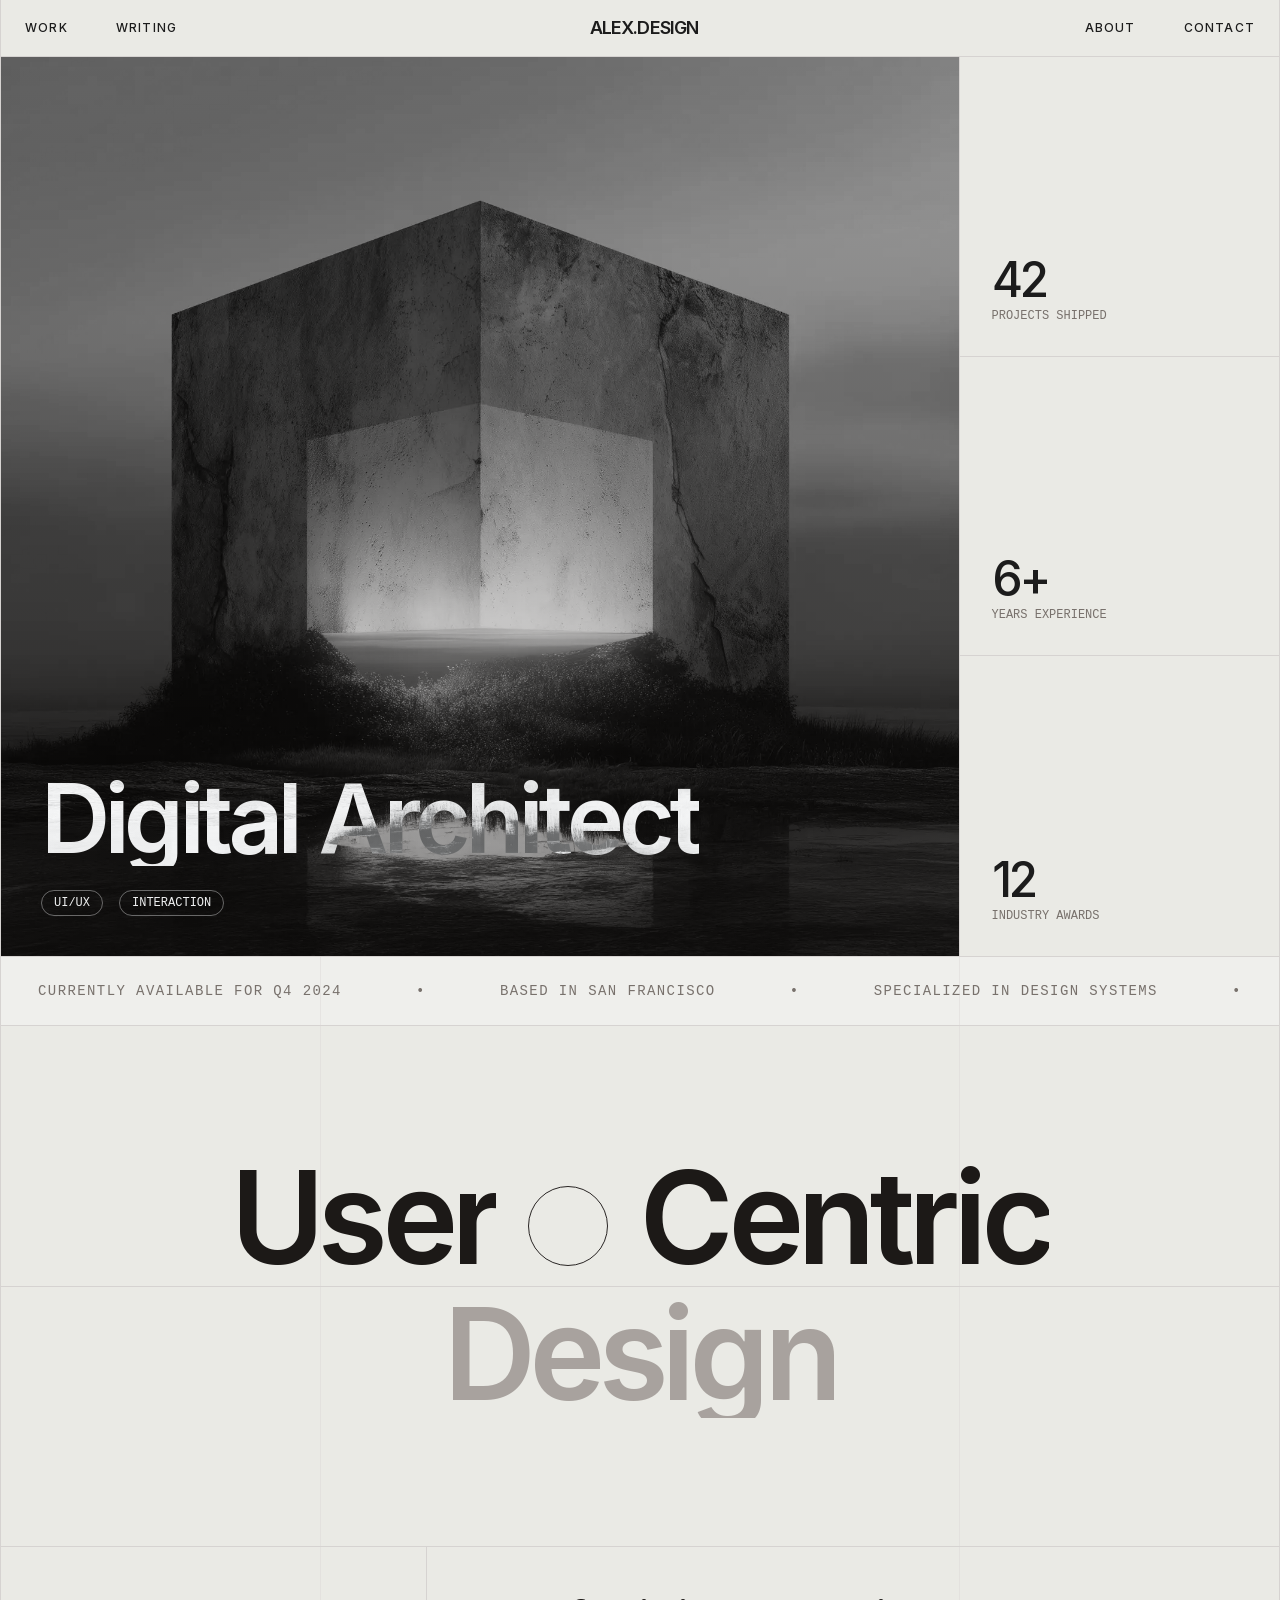
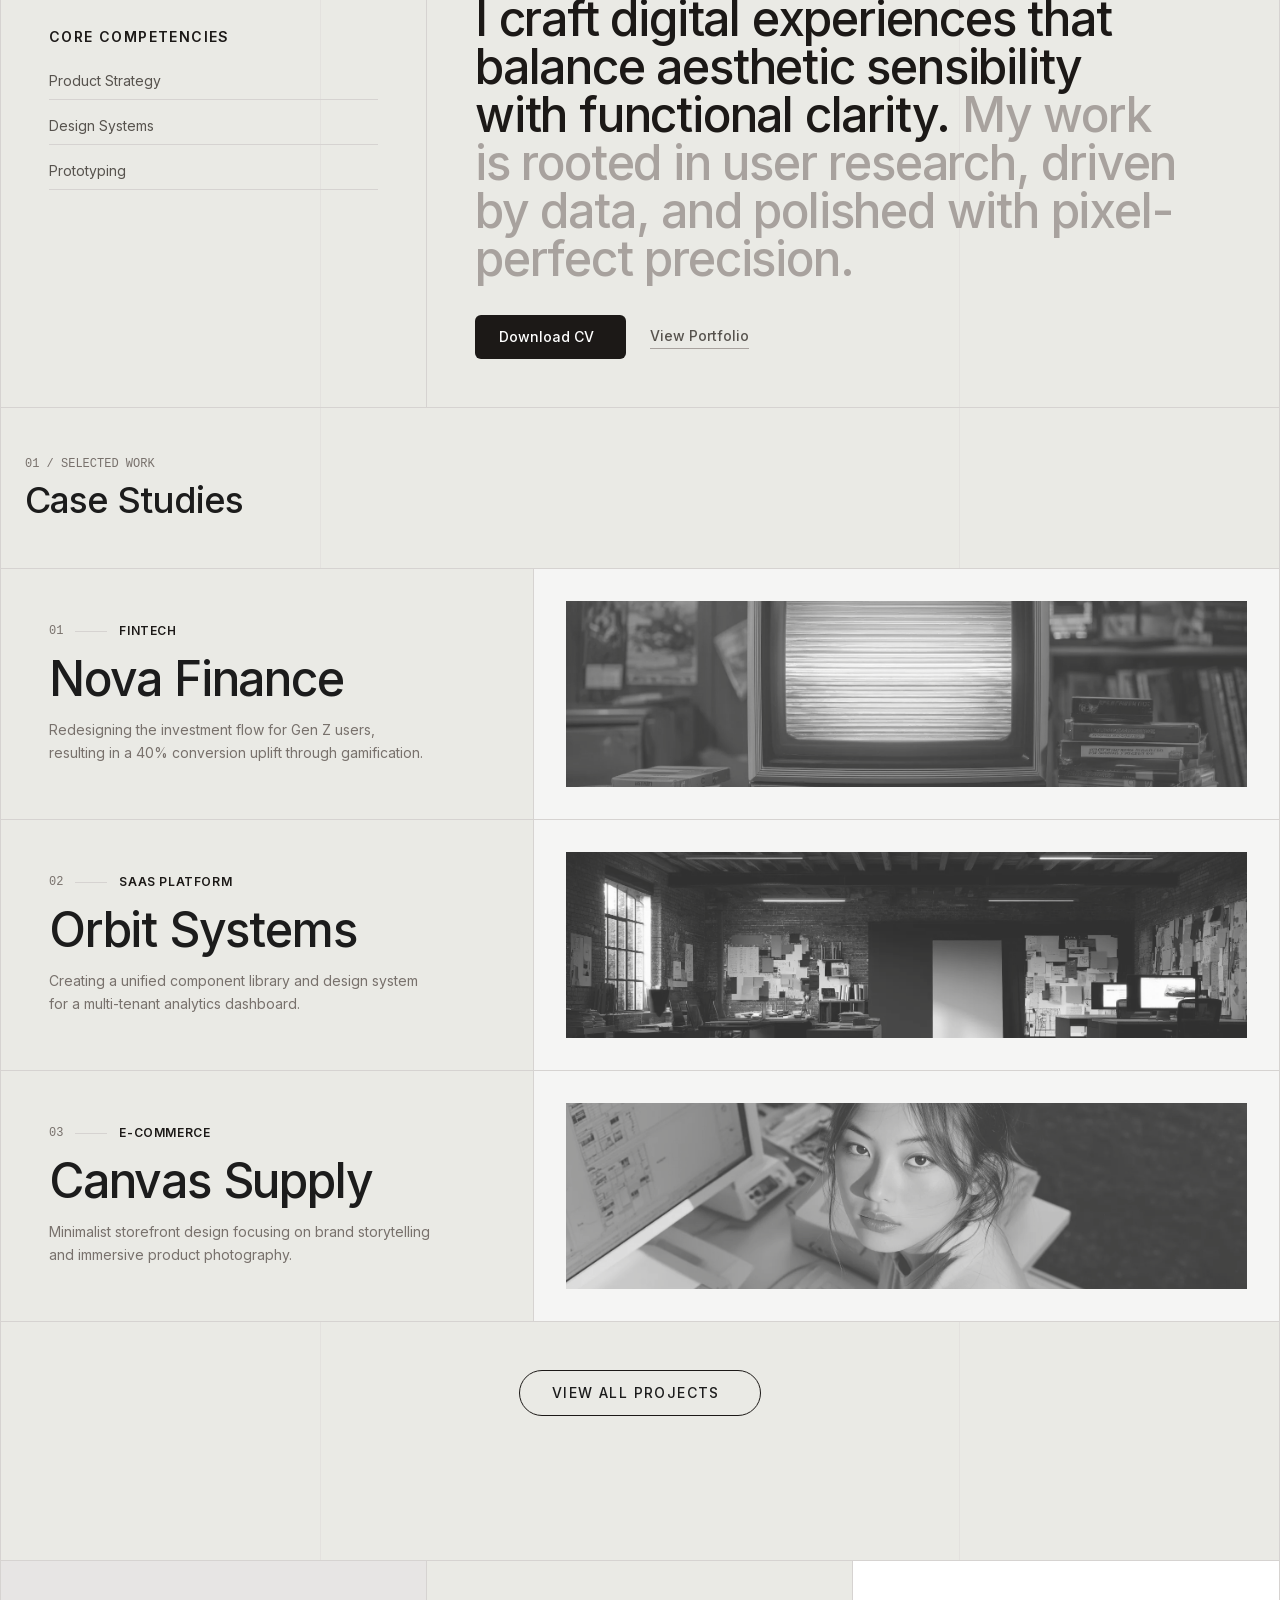
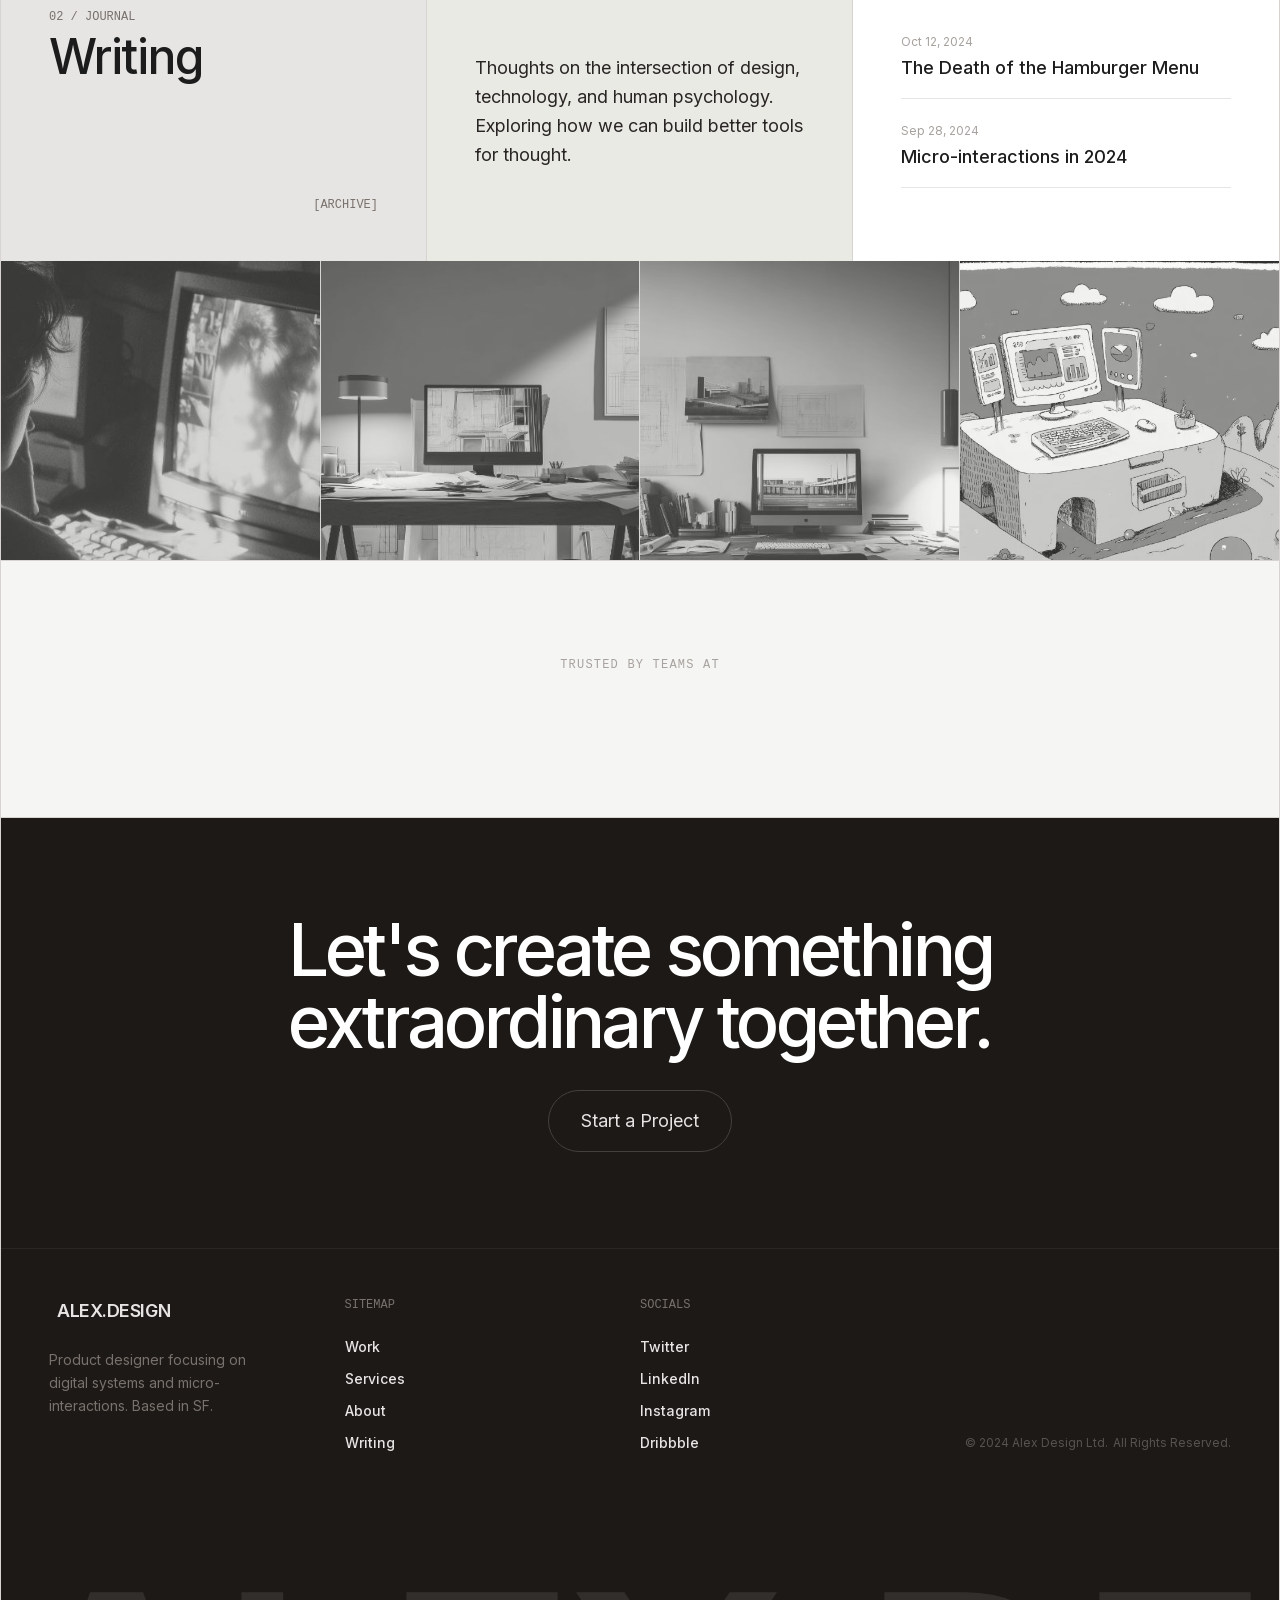
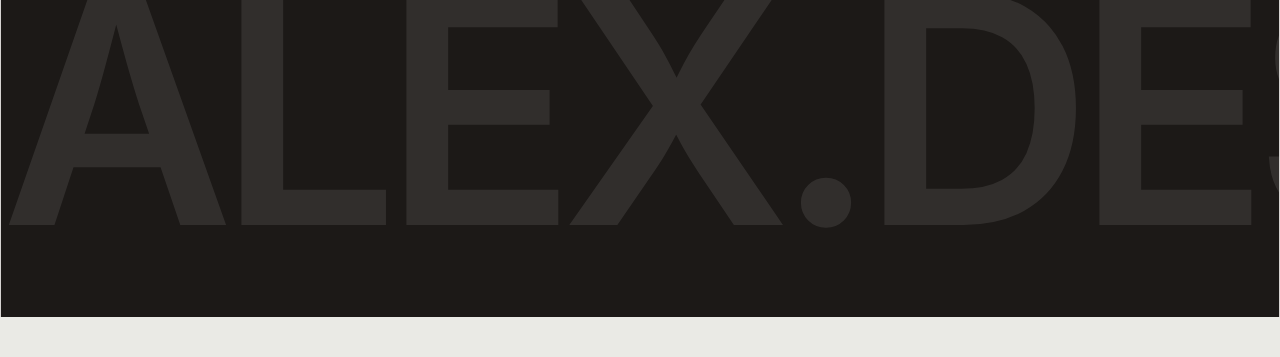
<file: assets/templates/digital-architect.aura.build/index.html>
<html class="scroll-smooth" lang="en"><head><meta charset="utf-8"/>
<meta content="width=device-width, initial-scale=1.0" name="viewport"/>
<title>Portfolio - Product Designer</title>
<script src="assets/resource_3fa48481346f.js"></script>
<script src="assets/iconify-icon_d39ffc6e4c56.js"></script>
<link href="assets/css2_19fd9cc6b396.css" rel="stylesheet"/>
<style>
body { font-family: 'Inter', sans-serif; background-color: #EAEAE5; color: #1C1C1C; overflow-x: hidden; }
/* Base Reveal Animation (Scroll triggered) */
.reveal { opacity: 0; transform: translateY(2rem); transition: all 1s cubic-bezier(0.16, 1, 0.3, 1); }
.reveal.active { opacity: 1; transform: translateY(0); }
/* Masked Text Reveal (For Hero Title) */
.text-reveal-wrapper { overflow: hidden; display: inline-block; vertical-align: bottom; }
.text-reveal-content {
transform: translateY(110%);
opacity: 0;
transition: transform 1.2s cubic-bezier(0.16, 1, 0.3, 1), opacity 1.2s ease;
display: block;
}
.reveal-active .text-reveal-content { transform: translateY(0); opacity: 1; }
/* Stagger Delays */
.delay-100 { transition-delay: 0.1s; }
.delay-200 { transition-delay: 0.2s; }
.delay-300 { transition-delay: 0.3s; }
.delay-500 { transition-delay: 0.5s; }
.delay-700 { transition-delay: 0.7s; }
/* Carousel Fade & Ken Burns */
.carousel-slide { position: absolute; inset: 0; transition: opacity 1.5s ease-in-out; opacity: 0; overflow: hidden; }
.carousel-slide.active { opacity: 1; }
.carousel-slide img { transform: scale(1); transition: transform 10s ease-out; }
.carousel-slide.active img { transform: scale(1.1); }
/* Marquee Animation */
@keyframes marquee {
0% { transform: translateX(0); }
100% { transform: translateX(-50%); }
}
.animate-marquee { display: inline-block; padding-left: 100%; animation: marquee 30s linear infinite; }
/* Add a clone to the HTML for seamless loop or use padding method */
.marquee-container { display: flex; overflow: hidden; user-select: none; }
.marquee-content { flex-shrink: 0; display: flex; justify-content: space-around; min-width: 100%; animation: scroll 40s linear infinite; }
@keyframes scroll {
from { transform: translateX(0); }
to { transform: translateX(-100%); }
}
/* Nav Load Animation */
.nav-load { opacity: 0; transform: translateY(-10px); transition: all 0.8s ease-out; }
.nav-load.loaded { opacity: 1; transform: translateY(0); }
/* Icon Alignment Fix */
iconify-icon { display: inline-flex; align-items: center; justify-content: center; vertical-align: middle; }
/* Utilities */
.no-scrollbar::-webkit-scrollbar { display: none; }
.parallax-element { will-change: transform; }
</style></head>
<body class="antialiased min-h-screen selection:bg-stone-800 selection:text-white pb-10">
<!-- Main Container -->
<div class="max-w-[1400px] mx-auto border-x border-stone-300 relative bg-[#EAEAE5]">
<!-- Vertical Grid Guide Lines -->
<div class="absolute inset-0 pointer-events-none grid grid-cols-1 md:grid-cols-12 gap-0 z-0 h-full w-full">
<div class="hidden md:block md:col-span-3 border-r border-stone-300/40 h-full"></div>
<div class="hidden md:block md:col-span-6 border-r border-stone-300/40 h-full"></div>
<div class="hidden md:block md:col-span-3 h-full"></div>
</div>
<!-- Navigation -->
<header class="relative z-50 border-b border-stone-300 sticky top-0 bg-[#EAEAE5] nav-load">
<div class="flex justify-between items-center px-4 md:px-6 py-5">
<div class="flex items-center gap-12">
<a class="text-xs font-medium tracking-widest uppercase hover:text-stone-500 transition-colors" href="#">Work</a>
<a class="text-xs font-medium tracking-widest uppercase hidden md:block hover:text-stone-500 transition-colors" href="#">Writing</a>
</div>
<div class="absolute left-1/2 -translate-x-1/2 flex items-center gap-2 group cursor-pointer">
<iconify-icon class="text-xl group-hover:rotate-180 transition-transform duration-700" icon="solar:atom-linear"></iconify-icon>
<span class="font-bold tracking-tighter text-lg">ALEX.DESIGN</span>
</div>
<div class="flex items-center gap-12">
<a class="text-xs font-medium tracking-widest uppercase hidden md:block hover:text-stone-500 transition-colors" href="#">About</a>
<a class="text-xs font-medium tracking-widest uppercase hover:text-stone-500 transition-colors" href="#">Contact</a>
</div>
</div>
</header>
<!-- Hero Section -->
<section class="relative z-10 grid grid-cols-1 md:grid-cols-12 border-b border-stone-300 min-h-[900px]">
<!-- Hero Carousel -->
<div class="col-span-1 md:col-span-9 border-b md:border-b-0 md:border-r border-stone-300 relative group overflow-hidden bg-stone-200">
<div class="w-full h-full relative" id="hero-carousel">
<!-- Slide 1 -->
<div class="carousel-slide active">
<img class="w-full h-full object-cover grayscale contrast-125 parallax-img" data-speed="0.05" src="assets/c7fa69dd-d7fb-48f2-a866-ef3663_f6b789593f38.webp"/>
</div>
<!-- Slide 2 -->
<div class="carousel-slide">
<img class="w-full h-full object-cover grayscale contrast-125 parallax-img" data-speed="0.05" src="assets/6c710de5-9712-4c8e-a7db-59ac54_b647957b5aa5.webp"/>
</div>
<!-- Slide 3 -->
<div class="carousel-slide">
<img class="w-full h-full object-cover grayscale contrast-125 parallax-img" data-speed="0.05" src="assets/62cc53b7-3355-4618-b7fa-3283f6_a6d3415bc434.webp"/>
</div>
</div>
<div class="absolute top-0 left-0 w-full h-full bg-gradient-to-b from-transparent to-stone-900/40 pointer-events-none"></div>
<!-- Hero Text -->
<div class="absolute bottom-6 left-6 md:bottom-10 md:left-10 text-white mix-blend-difference z-20">
<h1 class="text-6xl md:text-8xl font-semibold tracking-tighter leading-none mb-2" id="hero-title">
<span class="text-reveal-wrapper"><span class="text-reveal-content delay-200">Digital</span></span>
<span class="text-reveal-wrapper"><span class="text-reveal-content delay-300">Architect</span></span>
</h1>
<div class="mt-6 flex items-center gap-4 reveal delay-500 hero-badge">
<span class="px-3 py-1 border border-white/40 rounded-full text-xs font-mono uppercase backdrop-blur-md">UI/UX</span>
<span class="px-3 py-1 border border-white/40 rounded-full text-xs font-mono uppercase backdrop-blur-md">Interaction</span>
</div>
</div>
</div>
<!-- Stats Column (Staggered Load) -->
<div class="col-span-1 md:col-span-3 grid grid-rows-3 h-full min-h-[400px]">
<!-- Stat 1 -->
<div class="row-span-1 border-b border-stone-300 p-8 flex flex-col justify-between reveal delay-500 hero-stat group hover:bg-white transition-colors">
<iconify-icon class="text-3xl text-stone-400 group-hover:text-stone-800 transition-colors" icon="solar:layers-minimalistic-linear"></iconify-icon>
<div>
<h2 class="text-5xl font-medium tracking-tighter">42</h2>
<span class="text-xs font-mono text-stone-500 mt-1 block">PROJECTS SHIPPED</span>
</div>
</div>
<!-- Stat 2 -->
<div class="row-span-1 border-b border-stone-300 p-8 flex flex-col justify-between reveal delay-700 hero-stat group hover:bg-white transition-colors">
<iconify-icon class="text-3xl text-stone-400 group-hover:text-stone-800 transition-colors" icon="solar:clock-circle-linear"></iconify-icon>
<div>
<h2 class="text-5xl font-medium tracking-tighter">6+</h2>
<span class="text-xs font-mono text-stone-500 mt-1 block">YEARS EXPERIENCE</span>
</div>
</div>
<!-- Stat 3 -->
<div class="row-span-1 p-8 flex flex-col justify-between reveal delay-700 hero-stat group hover:bg-white transition-colors relative overflow-hidden">
<iconify-icon class="text-3xl text-stone-400 group-hover:text-stone-800 transition-colors" icon="solar:cup-star-linear"></iconify-icon>
<div>
<h2 class="text-5xl font-medium tracking-tighter">12</h2>
<span class="text-xs font-mono text-stone-500 mt-1 block">INDUSTRY AWARDS</span>
</div>
<div class="absolute top-4 right-4 animate-spin-slow">
<iconify-icon class="text-stone-200 text-6xl opacity-0 group-hover:opacity-100 transition-opacity duration-700" icon="solar:star-fall-linear"></iconify-icon>
</div>
</div>
</div>
</section>
<!-- Marquee / Divider -->
<div class="border-b border-stone-300 overflow-hidden py-6 bg-stone-100/50">
<div class="marquee-container">
<div class="marquee-content">
<span class="text-sm font-mono uppercase tracking-widest text-stone-500 mx-8">Currently available for Q4 2024</span>
<span class="text-sm font-mono uppercase tracking-widest text-stone-500 mx-8">•</span>
<span class="text-sm font-mono uppercase tracking-widest text-stone-500 mx-8">Based in San Francisco</span>
<span class="text-sm font-mono uppercase tracking-widest text-stone-500 mx-8">•</span>
<span class="text-sm font-mono uppercase tracking-widest text-stone-500 mx-8">Specialized in Design Systems</span>
<span class="text-sm font-mono uppercase tracking-widest text-stone-500 mx-8">•</span>
</div>
<!-- Duplicate for seamless loop -->
<div class="marquee-content">
<span class="text-sm font-mono uppercase tracking-widest text-stone-500 mx-8">Currently available for Q4 2024</span>
<span class="text-sm font-mono uppercase tracking-widest text-stone-500 mx-8">•</span>
<span class="text-sm font-mono uppercase tracking-widest text-stone-500 mx-8">Based in San Francisco</span>
<span class="text-sm font-mono uppercase tracking-widest text-stone-500 mx-8">•</span>
<span class="text-sm font-mono uppercase tracking-widest text-stone-500 mx-8">Specialized in Design Systems</span>
<span class="text-sm font-mono uppercase tracking-widest text-stone-500 mx-8">•</span>
</div>
</div>
</div>
<!-- Typography Banner -->
<section class="relative z-10 py-32 border-b border-stone-300 overflow-hidden">
<div class="flex flex-col items-center gap-2 reveal">
<div class="flex items-center gap-4 md:gap-8">
<h1 class="text-6xl md:text-8xl lg:text-9xl font-semibold tracking-tighter text-stone-900">
<span class="text-reveal-wrapper"><span class="text-reveal-content text-stone-900">User</span></span>
</h1>
<div class="w-12 h-12 md:w-20 md:h-20 border border-stone-800 rounded-full flex items-center justify-center mt-2 md:mt-4 bg-transparent hover:bg-stone-900 hover:text-white transition-all duration-500">
<iconify-icon class="text-2xl md:text-4xl" icon="solar:arrow-down-linear"></iconify-icon>
</div>
<h1 class="text-6xl md:text-8xl lg:text-9xl font-semibold tracking-tighter text-stone-900">
<span class="text-reveal-wrapper"><span class="text-reveal-content delay-100 text-stone-900">Centric</span></span>
</h1>
</div>
<h1 class="text-6xl md:text-8xl lg:text-9xl font-semibold tracking-tighter text-stone-400">
<span class="text-reveal-wrapper"><span class="text-reveal-content delay-200">Design</span></span>
</h1>
</div>
<div class="absolute top-1/2 left-0 w-full h-px bg-stone-300 -z-10"></div>
<!-- Parallax Decoration -->
<div class="absolute top-10 right-[10%] opacity-20 parallax-element" data-speed="-0.02">
<iconify-icon class="text-9xl" icon="solar:record-circle-linear"></iconify-icon>
</div>
</section>
<!-- Intro / Bio Section -->
<section class="relative z-10 grid grid-cols-1 md:grid-cols-12 border-b border-stone-300">
<!-- Left Meta -->
<div class="col-span-1 md:col-span-4 p-8 md:p-12 flex flex-col justify-between min-h-[400px] border-b md:border-b-0 md:border-r border-stone-300 reveal">
<div class="flex flex-col gap-8">
<iconify-icon class="text-5xl text-stone-800" icon="solar:scanner-linear"></iconify-icon>
<div>
<h3 class="text-sm font-bold uppercase tracking-widest text-stone-900 mb-6">Core Competencies</h3>
<div class="space-y-4">
<div class="flex items-center justify-between border-b border-stone-300 pb-2">
<span class="text-sm text-stone-600">Product Strategy</span>
<iconify-icon class="text-stone-400 text-lg" icon="solar:check-circle-linear"></iconify-icon>
</div>
<div class="flex items-center justify-between border-b border-stone-300 pb-2">
<span class="text-sm text-stone-600">Design Systems</span>
<iconify-icon class="text-stone-400 text-lg" icon="solar:check-circle-linear"></iconify-icon>
</div>
<div class="flex items-center justify-between border-b border-stone-300 pb-2">
<span class="text-sm text-stone-600">Prototyping</span>
<iconify-icon class="text-stone-400 text-lg" icon="solar:check-circle-linear"></iconify-icon>
</div>
</div>
</div>
</div>
</div>
<!-- Right Content -->
<div class="col-span-1 md:col-span-8 p-8 md:p-12 md:pr-24 flex flex-col justify-center reveal delay-100">
<h2 class="text-3xl md:text-5xl font-medium tracking-tight leading-tight text-stone-900 mb-8">
                    I craft digital experiences that balance aesthetic sensibility with functional clarity. 
                    <span class="text-stone-400">My work is rooted in user research, driven by data, and polished with pixel-perfect precision.</span>
</h2>
<div class="flex gap-6 items-center">
<button class="px-6 py-3 bg-stone-900 text-white rounded-md text-sm font-medium hover:bg-stone-700 transition-all flex items-center gap-2 group">
                        Download CV
                        <iconify-icon class="text-lg group-hover:translate-y-1 transition-transform" icon="solar:file-download-linear"></iconify-icon>
</button>
<a class="text-sm font-medium text-stone-600 hover:text-stone-900 border-b border-stone-400 hover:border-stone-900 pb-0.5 transition-colors" href="#work">View Portfolio</a>
</div>
</div>
</section>
<!-- Selected Projects (List View) -->
<section class="relative z-10 py-12" id="work">
<div class="px-4 md:px-6 mb-12 flex justify-between items-end reveal">
<div>
<span class="text-xs font-mono uppercase text-stone-500 mb-2 block">01 / Selected Work</span>
<h3 class="text-4xl font-medium tracking-tight">Case Studies</h3>
</div>
<iconify-icon class="text-3xl text-stone-400" icon="solar:arrow-right-down-linear"></iconify-icon>
</div>
<!-- Project 1 -->
<div class="group border-y border-stone-300 bg-[#EAEAE5] hover:bg-white transition-colors duration-500 cursor-pointer overflow-hidden">
<div class="max-w-[1400px] mx-auto grid grid-cols-1 md:grid-cols-12 min-h-[250px]">
<div class="col-span-1 md:col-span-5 p-8 md:p-12 border-r border-stone-300/0 md:border-stone-300 reveal flex flex-col justify-center">
<div class="flex items-center gap-3 mb-4">
<span class="text-xs font-mono text-stone-500">01</span>
<div class="h-px w-8 bg-stone-300"></div>
<span class="text-xs font-bold uppercase tracking-wider text-stone-900">Fintech</span>
</div>
<h4 class="text-4xl md:text-5xl font-medium tracking-tight mb-4 group-hover:translate-x-2 transition-transform duration-500">Nova Finance</h4>
<p class="text-stone-500 text-sm leading-relaxed max-w-sm">Redesigning the investment flow for Gen Z users, resulting in a 40% conversion uplift through gamification.</p>
</div>
<div class="col-span-7 hidden md:block relative overflow-hidden">
<div class="absolute inset-0 bg-stone-100 flex items-center justify-center p-8">
<img class="w-full h-full object-cover grayscale opacity-80 group-hover:scale-105 group-hover:grayscale-0 transition-all duration-700" src="assets/4b7d31e6-5b45-47eb-9853-96bbb9_bf1aa5f9d2cf.webp"/>
</div>
</div>
</div>
</div>
<!-- Project 2 -->
<div class="group border-b border-stone-300 bg-[#EAEAE5] hover:bg-white transition-colors duration-500 cursor-pointer overflow-hidden">
<div class="max-w-[1400px] mx-auto grid grid-cols-1 md:grid-cols-12 min-h-[250px]">
<div class="col-span-1 md:col-span-5 p-8 md:p-12 border-r border-stone-300/0 md:border-stone-300 reveal flex flex-col justify-center">
<div class="flex items-center gap-3 mb-4">
<span class="text-xs font-mono text-stone-500">02</span>
<div class="h-px w-8 bg-stone-300"></div>
<span class="text-xs font-bold uppercase tracking-wider text-stone-900">SaaS Platform</span>
</div>
<h4 class="text-4xl md:text-5xl font-medium tracking-tight mb-4 group-hover:translate-x-2 transition-transform duration-500">Orbit Systems</h4>
<p class="text-stone-500 text-sm leading-relaxed max-w-sm">Creating a unified component library and design system for a multi-tenant analytics dashboard.</p>
</div>
<div class="col-span-7 hidden md:block relative overflow-hidden">
<div class="absolute inset-0 bg-stone-100 flex items-center justify-center p-8">
<img class="w-full h-full object-cover grayscale opacity-80 group-hover:scale-105 group-hover:grayscale-0 transition-all duration-700" src="assets/5ea5c0e9-3047-467a-9eaf-e49f65_6a6f021d85c6.webp"/>
</div>
</div>
</div>
</div>
<!-- Project 3 -->
<div class="group border-b border-stone-300 bg-[#EAEAE5] hover:bg-white transition-colors duration-500 cursor-pointer overflow-hidden">
<div class="max-w-[1400px] mx-auto grid grid-cols-1 md:grid-cols-12 min-h-[250px]">
<div class="col-span-1 md:col-span-5 p-8 md:p-12 border-r border-stone-300/0 md:border-stone-300 reveal flex flex-col justify-center">
<div class="flex items-center gap-3 mb-4">
<span class="text-xs font-mono text-stone-500">03</span>
<div class="h-px w-8 bg-stone-300"></div>
<span class="text-xs font-bold uppercase tracking-wider text-stone-900">E-Commerce</span>
</div>
<h4 class="text-4xl md:text-5xl font-medium tracking-tight mb-4 group-hover:translate-x-2 transition-transform duration-500">Canvas Supply</h4>
<p class="text-stone-500 text-sm leading-relaxed max-w-sm">Minimalist storefront design focusing on brand storytelling and immersive product photography.</p>
</div>
<div class="col-span-7 hidden md:block relative overflow-hidden">
<div class="absolute inset-0 bg-stone-100 flex items-center justify-center p-8">
<img class="w-full h-full object-cover grayscale opacity-80 group-hover:scale-105 group-hover:grayscale-0 transition-all duration-700" src="assets/ddab06d9-9060-42a5-9052-32121a_7062a2506669.webp"/>
</div>
</div>
</div>
</div>
<div class="flex justify-center mt-12 reveal">
<a class="inline-flex items-center gap-2 text-sm font-medium uppercase tracking-widest border border-stone-900 rounded-full px-8 py-3 hover:bg-stone-900 hover:text-white transition-all" href="#">
                    View All Projects
                    <iconify-icon class="text-lg" icon="solar:arrow-right-linear"></iconify-icon>
</a>
</div>
</section>
<!-- Blog / Writing Section Header -->
<section class="relative z-10 grid grid-cols-1 md:grid-cols-12 border-t border-stone-300 mt-24">
<!-- Title -->
<div class="col-span-1 md:col-span-4 p-8 md:p-12 border-b md:border-b-0 md:border-r border-stone-300 flex flex-col justify-between min-h-[300px] reveal bg-stone-200">
<div>
<span class="text-xs font-mono uppercase text-stone-500 mb-2 block">02 / Journal</span>
<h2 class="text-5xl font-medium tracking-tight">Writing</h2>
</div>
<div class="flex items-end justify-between">
<iconify-icon class="text-5xl text-stone-800" icon="solar:pen-new-square-linear"></iconify-icon>
<span class="text-xs font-mono text-stone-500">[ARCHIVE]</span>
</div>
</div>
<!-- Description -->
<div class="col-span-1 md:col-span-8 grid grid-cols-1 md:grid-cols-2">
<div class="p-8 md:p-12 border-b md:border-b-0 md:border-r border-stone-300 flex items-center reveal delay-100">
<p class="text-lg leading-relaxed text-stone-800">
                        Thoughts on the intersection of design, technology, and human psychology. Exploring how we can build better tools for thought.
                    </p>
</div>
<div class="p-8 md:p-12 flex flex-col justify-center gap-6 reveal delay-200 bg-white">
<a class="group flex items-start justify-between border-b border-stone-200 pb-4" href="#">
<div>
<span class="text-xs text-stone-400 mb-1 block">Oct 12, 2024</span>
<h4 class="text-lg font-medium group-hover:text-stone-600 transition-colors">The Death of the Hamburger Menu</h4>
</div>
<iconify-icon class="text-stone-300 text-xl group-hover:text-stone-900 transition-all" icon="solar:arrow-right-up-linear"></iconify-icon>
</a>
<a class="group flex items-start justify-between border-b border-stone-200 pb-4" href="#">
<div>
<span class="text-xs text-stone-400 mb-1 block">Sep 28, 2024</span>
<h4 class="text-lg font-medium group-hover:text-stone-600 transition-colors">Micro-interactions in 2024</h4>
</div>
<iconify-icon class="text-stone-300 text-xl group-hover:text-stone-900 transition-all" icon="solar:arrow-right-up-linear"></iconify-icon>
</a>
</div>
</div>
</section>
<!-- Image Grid Parallax -->
<section class="relative z-10 grid grid-cols-2 md:grid-cols-4 border-b border-stone-300 h-[300px] overflow-hidden">
<img class="w-full h-[120%] object-cover grayscale opacity-80 border-r border-stone-300 parallax-img" data-speed="0.05" src="assets/ede50f82-0ad0-4579-a4ae-3a9428_fd09ad4bf2a1.jpg"/>
<img class="w-full h-[120%] object-cover grayscale opacity-80 border-r border-stone-300 parallax-img" data-speed="0.08" src="assets/e9d001f3-ebe3-45c2-b556-b53a55_6b8718ffa723.jpg"/>
<img class="w-full h-[120%] object-cover grayscale opacity-80 border-r border-stone-300 parallax-img" data-speed="0.03" src="assets/87e5e02b-a5b6-43ff-b9a4-5e299f_665111a88a86.jpg"/>
<img class="w-full h-[120%] object-cover grayscale opacity-80 parallax-img" data-speed="0.1" src="assets/2700a02e-2471-497e-8ca2-3196fc_50242a508302.webp"/>
</section>
<!-- Client List -->
<section class="relative z-10 border-b border-stone-300 py-24 bg-stone-100">
<div class="text-center mb-12">
<span class="text-xs font-mono uppercase text-stone-400 tracking-widest">Trusted by teams at</span>
</div>
<!-- Simple Icons as Logos -->
<div class="grid grid-cols-2 md:grid-cols-4 gap-12 md:gap-20 px-8 justify-items-center items-center opacity-50 grayscale hover:grayscale-0 transition-all duration-700">
<div class="reveal">
<iconify-icon class="text-stone-900" height="36" icon="simple-icons:airbnb"></iconify-icon>
</div>
<div class="reveal delay-100">
<iconify-icon class="text-stone-900" height="36" icon="simple-icons:spotify"></iconify-icon>
</div>
<div class="reveal delay-200">
<iconify-icon class="text-stone-900" height="36" icon="simple-icons:notion"></iconify-icon>
</div>
<div class="reveal delay-300">
<iconify-icon class="text-stone-900" height="36" icon="simple-icons:linear"></iconify-icon>
</div>
</div>
</section>
<!-- Balanced Footer -->
<footer class="relative z-10 bg-stone-900 text-stone-200 pt-24 pb-12">
<!-- Top CTA Section -->
<div class="px-6 md:px-12 mb-24 text-center">
<div class="reveal">
<h2 class="text-5xl md:text-7xl font-medium tracking-tighter mb-8 text-white">Let's create something<br/>extraordinary together.</h2>
<a class="inline-block border border-stone-700 rounded-full px-8 py-4 text-lg hover:bg-white hover:text-stone-900 transition-all duration-300" href="mailto:hello@alex.design">
                        Start a Project
                    </a>
</div>
</div>
<div class="border-t border-stone-800 w-full mb-12"></div>
<!-- Balanced Grid -->
<div class="grid grid-cols-1 md:grid-cols-12 px-6 md:px-12 gap-12 md:gap-0">
<!-- Column 1: Brand -->
<div class="col-span-1 md:col-span-3">
<div class="flex items-center gap-2 mb-6">
<iconify-icon class="text-xl" icon="solar:atom-linear"></iconify-icon>
<span class="font-bold tracking-tight text-lg">ALEX.DESIGN</span>
</div>
<p class="text-stone-500 text-sm leading-relaxed max-w-[200px]">
                        Product designer focusing on digital systems and micro-interactions. Based in SF.
                    </p>
</div>
<!-- Column 2: Sitemap -->
<div class="col-span-1 md:col-span-3">
<h4 class="text-xs font-mono uppercase text-stone-500 mb-6">Sitemap</h4>
<ul class="space-y-3 text-sm font-medium">
<li><a class="hover:text-white transition-colors" href="#">Work</a></li>
<li><a class="hover:text-white transition-colors" href="#">Services</a></li>
<li><a class="hover:text-white transition-colors" href="#">About</a></li>
<li><a class="hover:text-white transition-colors" href="#">Writing</a></li>
</ul>
</div>
<!-- Column 3: Socials -->
<div class="col-span-1 md:col-span-3">
<h4 class="text-xs font-mono uppercase text-stone-500 mb-6">Socials</h4>
<ul class="space-y-3 text-sm font-medium">
<li><a class="hover:text-white transition-colors flex items-center gap-2" href="#">Twitter <iconify-icon class="text-xs text-stone-600" icon="solar:arrow-right-up-linear"></iconify-icon></a></li>
<li><a class="hover:text-white transition-colors flex items-center gap-2" href="#">LinkedIn <iconify-icon class="text-xs text-stone-600" icon="solar:arrow-right-up-linear"></iconify-icon></a></li>
<li><a class="hover:text-white transition-colors flex items-center gap-2" href="#">Instagram <iconify-icon class="text-xs text-stone-600" icon="solar:arrow-right-up-linear"></iconify-icon></a></li>
<li><a class="hover:text-white transition-colors flex items-center gap-2" href="#">Dribbble <iconify-icon class="text-xs text-stone-600" icon="solar:arrow-right-up-linear"></iconify-icon></a></li>
</ul>
</div>
<!-- Column 4: Meta -->
<div class="col-span-1 md:col-span-3 flex flex-col justify-between h-full">
<div class="text-right hidden md:block">
<iconify-icon class="text-4xl text-stone-800" icon="solar:globe-linear"></iconify-icon>
</div>
<div class="text-left md:text-right mt-4 md:mt-0">
<span class="text-xs text-stone-600">© 2024 Alex Design Ltd.</span>
<span class="text-xs text-stone-600">All Rights Reserved.</span>
</div>
</div>
</div>
<!-- Big Text Footer -->
<div class="mt-24 text-center opacity-10 pointer-events-none select-none overflow-hidden">
<span class="text-[12rem] md:text-[20rem] font-bold leading-none tracking-tighter whitespace-nowrap">ALEX.DESIGN</span>
</div>
</footer>
</div>
<script>
        // Intersection Observer for Reveals
        document.addEventListener('DOMContentLoaded', () => {
            
            // 1. Initial Hero Animations (Triggered on Load)
            setTimeout(() => {
                document.querySelector('header').classList.add('loaded');
            }, 100);

            // Trigger Hero Title Text Reveal
            setTimeout(() => {
                const heroTitle = document.getElementById('hero-title');
                if(heroTitle) heroTitle.classList.add('reveal-active');
            }, 500);

            // Trigger Hero Badge & Stats manually so they don't wait for scroll
            setTimeout(() => {
                document.querySelectorAll('.hero-badge, .hero-stat').forEach(el => {
                    el.classList.add('active');
                });
            }, 500);

            // 2. Scroll Observer for the rest of the page
            const observerOptions = {
                root: null,
                rootMargin: '0px',
                threshold: 0.15
            };

            const observer = new IntersectionObserver((entries) => {
                entries.forEach(entry => {
                    if (entry.isIntersecting) {
                        entry.target.classList.add('active');
                        // Add reveal-active to children if they exist (for text reveals)
                        const textWrappers = entry.target.querySelectorAll('.text-reveal-wrapper');
                        if(textWrappers.length > 0 || entry.target.classList.contains('text-reveal-wrapper')) {
                            entry.target.classList.add('reveal-active');
                        }
                        // Handle internal text reveal wrappers specifically
                        if(entry.target.tagName === 'H1') { // Catch specific typography section headers
                             entry.target.classList.add('reveal-active');
                        }
                    }
                });
            }, observerOptions);

            document.querySelectorAll('.reveal').forEach(el => observer.observe(el));
            // Observe custom text reveal sections
            document.querySelectorAll('h1').forEach(el => {
                if(el.querySelector('.text-reveal-content')) observer.observe(el);
            });

            // 3. Carousel Logic
            const slides = document.querySelectorAll('.carousel-slide');
            let currentSlide = 0;
            
            setInterval(() => {
                slides[currentSlide].classList.remove('active');
                currentSlide = (currentSlide + 1) % slides.length;
                slides[currentSlide].classList.add('active');
            }, 5000);

            // 4. Parallax Logic
            window.addEventListener('scroll', () => {
                const scrolled = window.scrollY;
                document.querySelectorAll('.parallax-img').forEach((el) => {
                    const speed = el.dataset.speed || 0.1;
                    el.style.transform = `translateY(${scrolled * speed}px)`;
                });
                
                document.querySelectorAll('.parallax-element').forEach((el) => {
                    const speed = el.dataset.speed || 0.1;
                    el.style.transform = `translateY(${scrolled * speed}px)`;
                });
            });
        });
    </script>
<script data-img-fallback-handler="">!function(){var f=["https://hoirqrkdgbmvpwutwuwj.supabase.co/storage/v1/object/public/assets/assets/917d6f93-fb36-439a-8c48-884b67b35381_1600w.jpg","https://hoirqrkdgbmvpwutwuwj.supabase.co/storage/v1/object/public/assets/assets/4734259a-bad7-422f-981e-ce01e79184f2_1600w.jpg","https://hoirqrkdgbmvpwutwuwj.supabase.co/storage/v1/object/public/assets/assets/c543a9e1-f226-4ced-80b0-feb8445a75b9_1600w.jpg","https://hoirqrkdgbmvpwutwuwj.supabase.co/storage/v1/object/public/assets/assets/5bab247f-35d9-400d-a82b-fd87cfe913d2_1600w.webp","https://hoirqrkdgbmvpwutwuwj.supabase.co/storage/v1/object/public/assets/assets/30104e3c-5eea-4b93-93e9-5313698a7156_1600w.webp"],h=new Set;function g(s){for(var x=0,i=0;i<s.length;i++)x=(x<<5)-x+s.charCodeAt(i)|0;return f[Math.abs(x)%f.length]}function r(t){var s=t.src;if(s&&!h.has(s)){h.add(s);t.src=g(s)}}window.addEventListener("error",function(e){var t=e.target;if(t&&t.tagName==="IMG")r(t)},!0);function c(){document.querySelectorAll("img").forEach(function(i){if(i.complete&&!i.naturalWidth&&i.src)r(i)})}if(document.readyState==="loading")document.addEventListener("DOMContentLoaded",c);else c()}()</script></body></html>
</file>
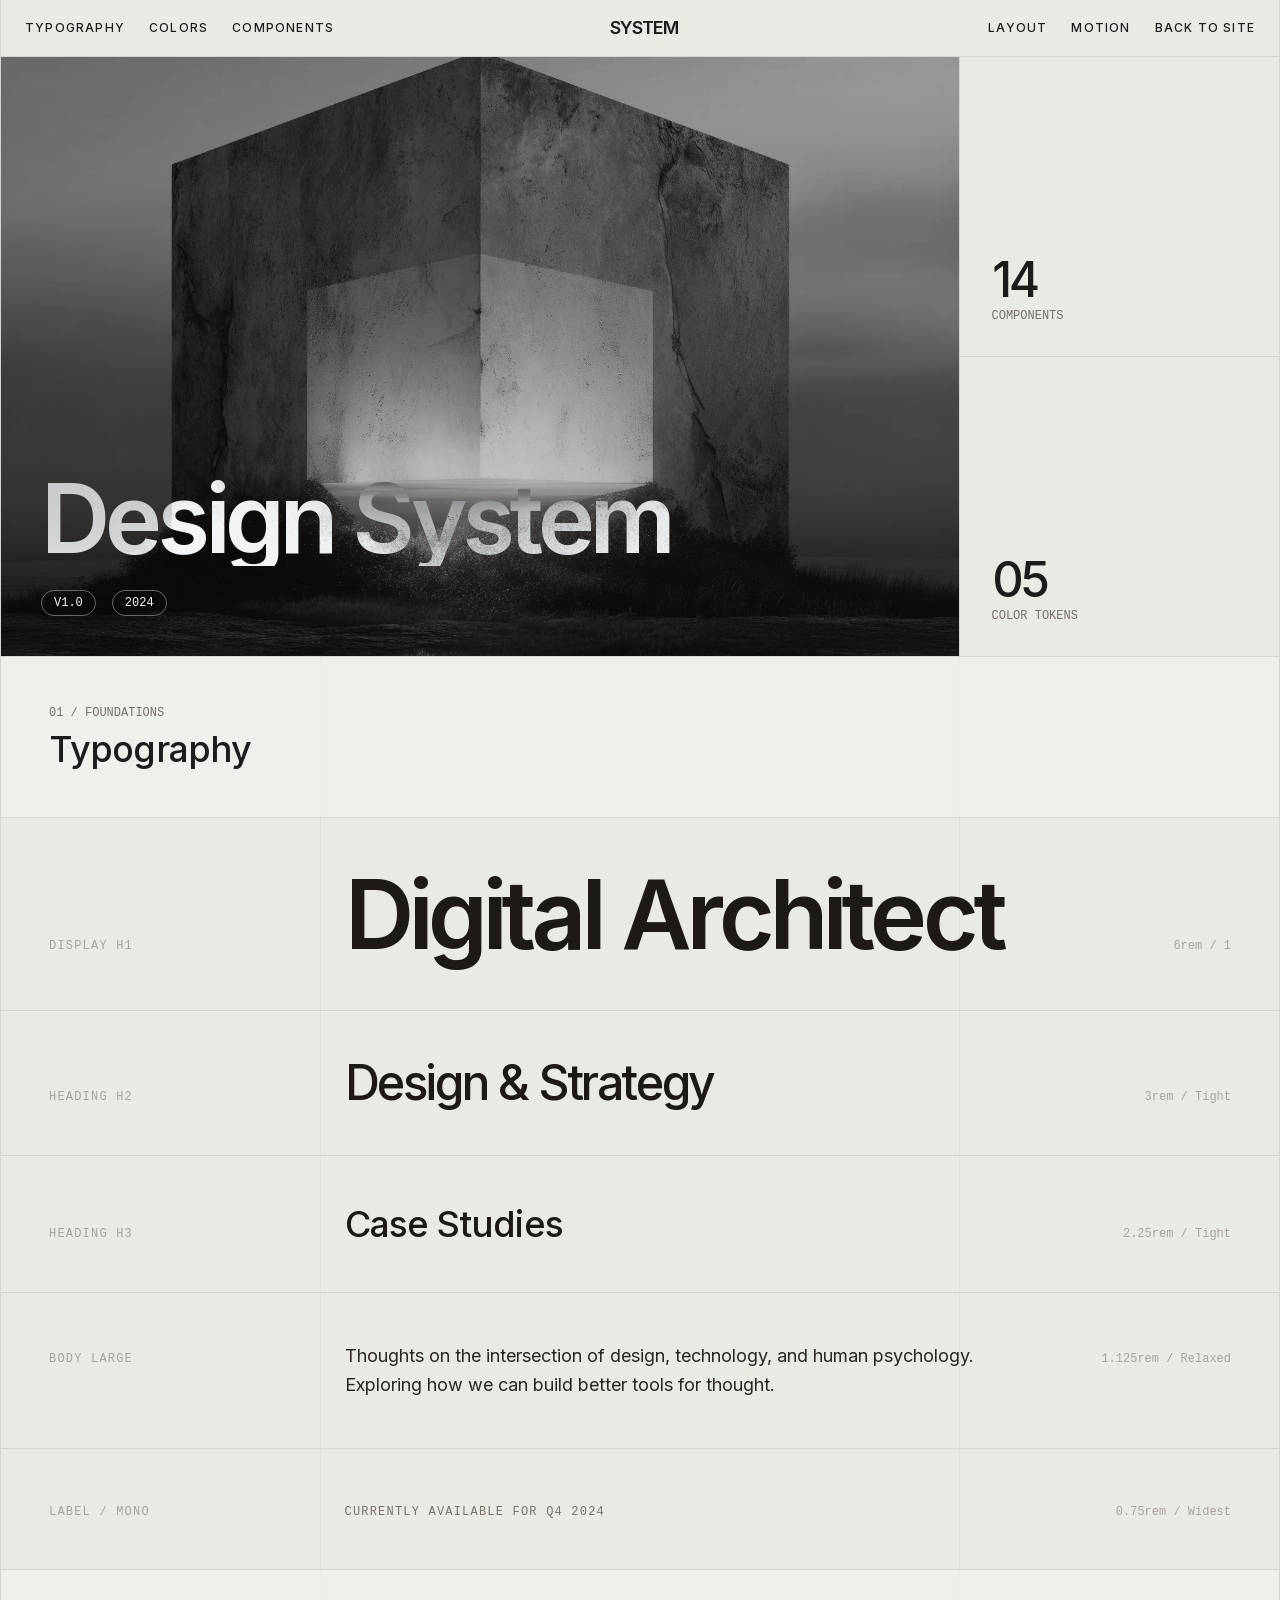
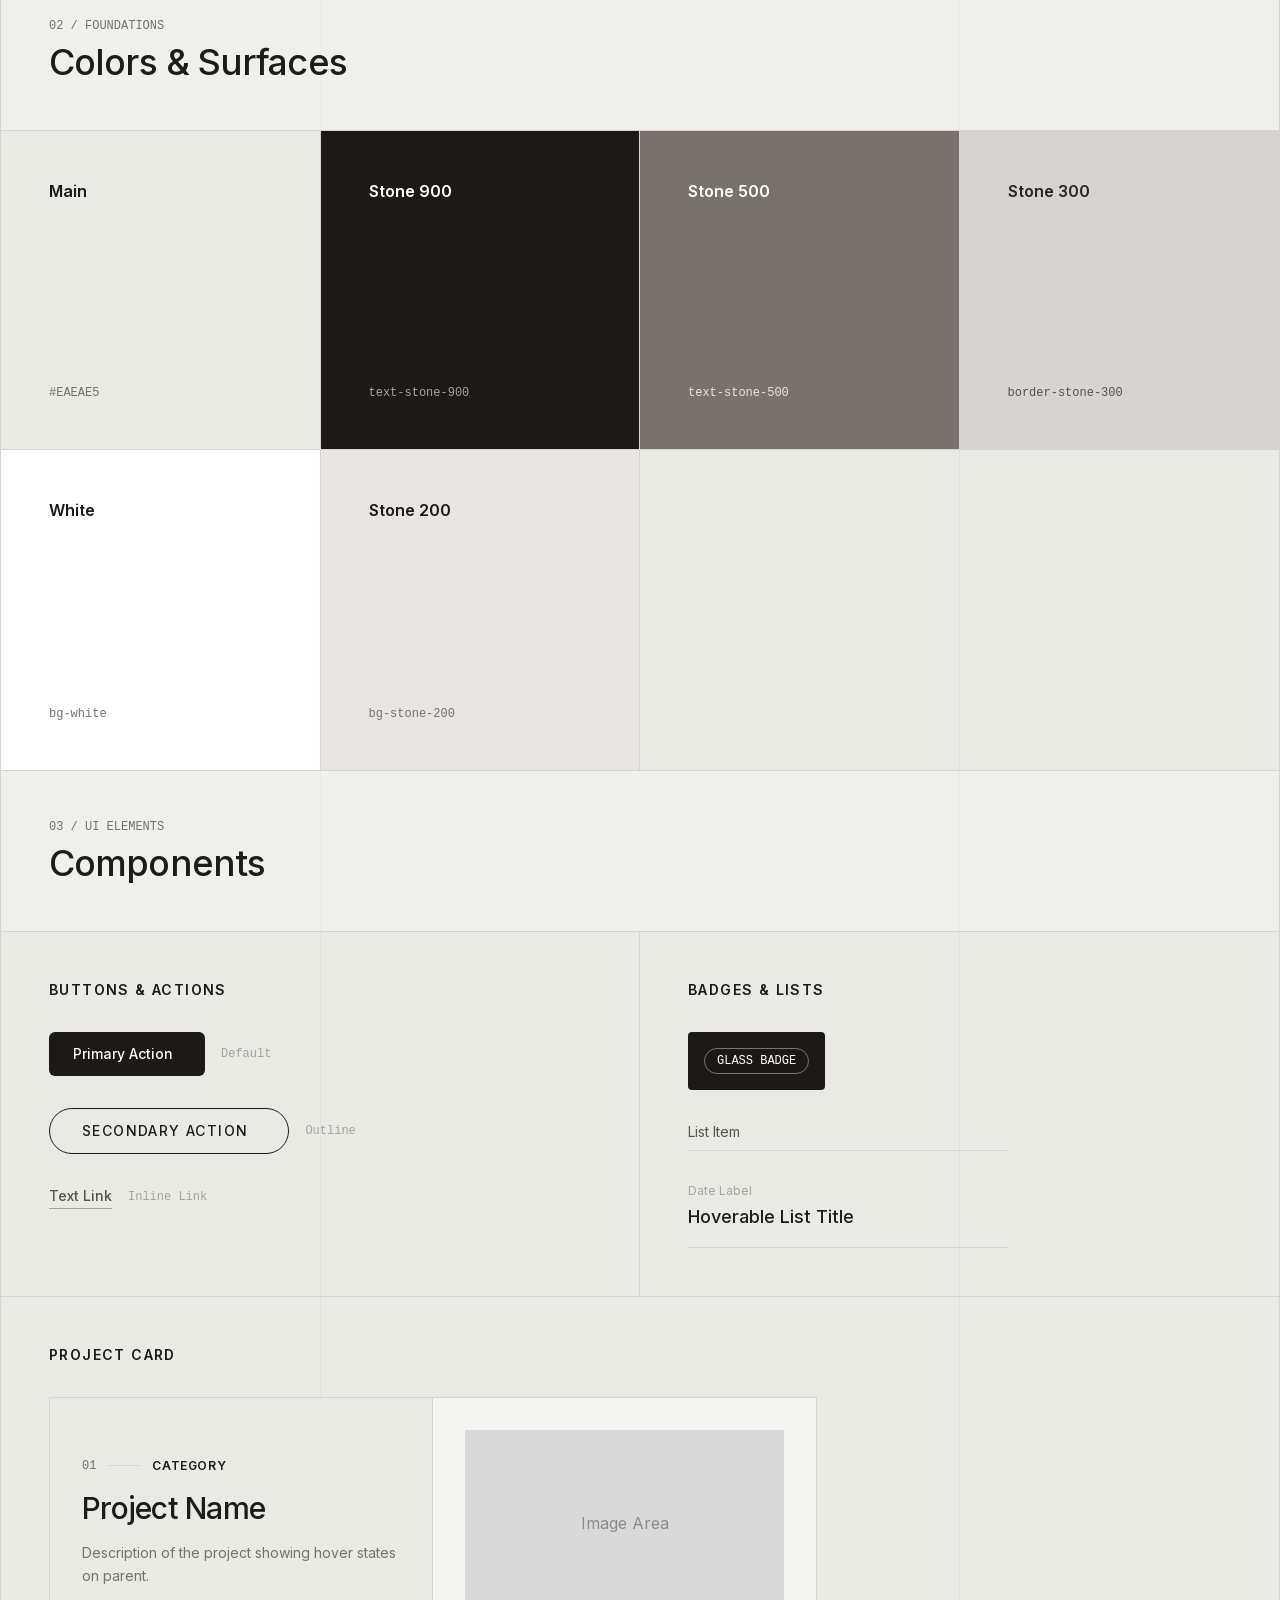
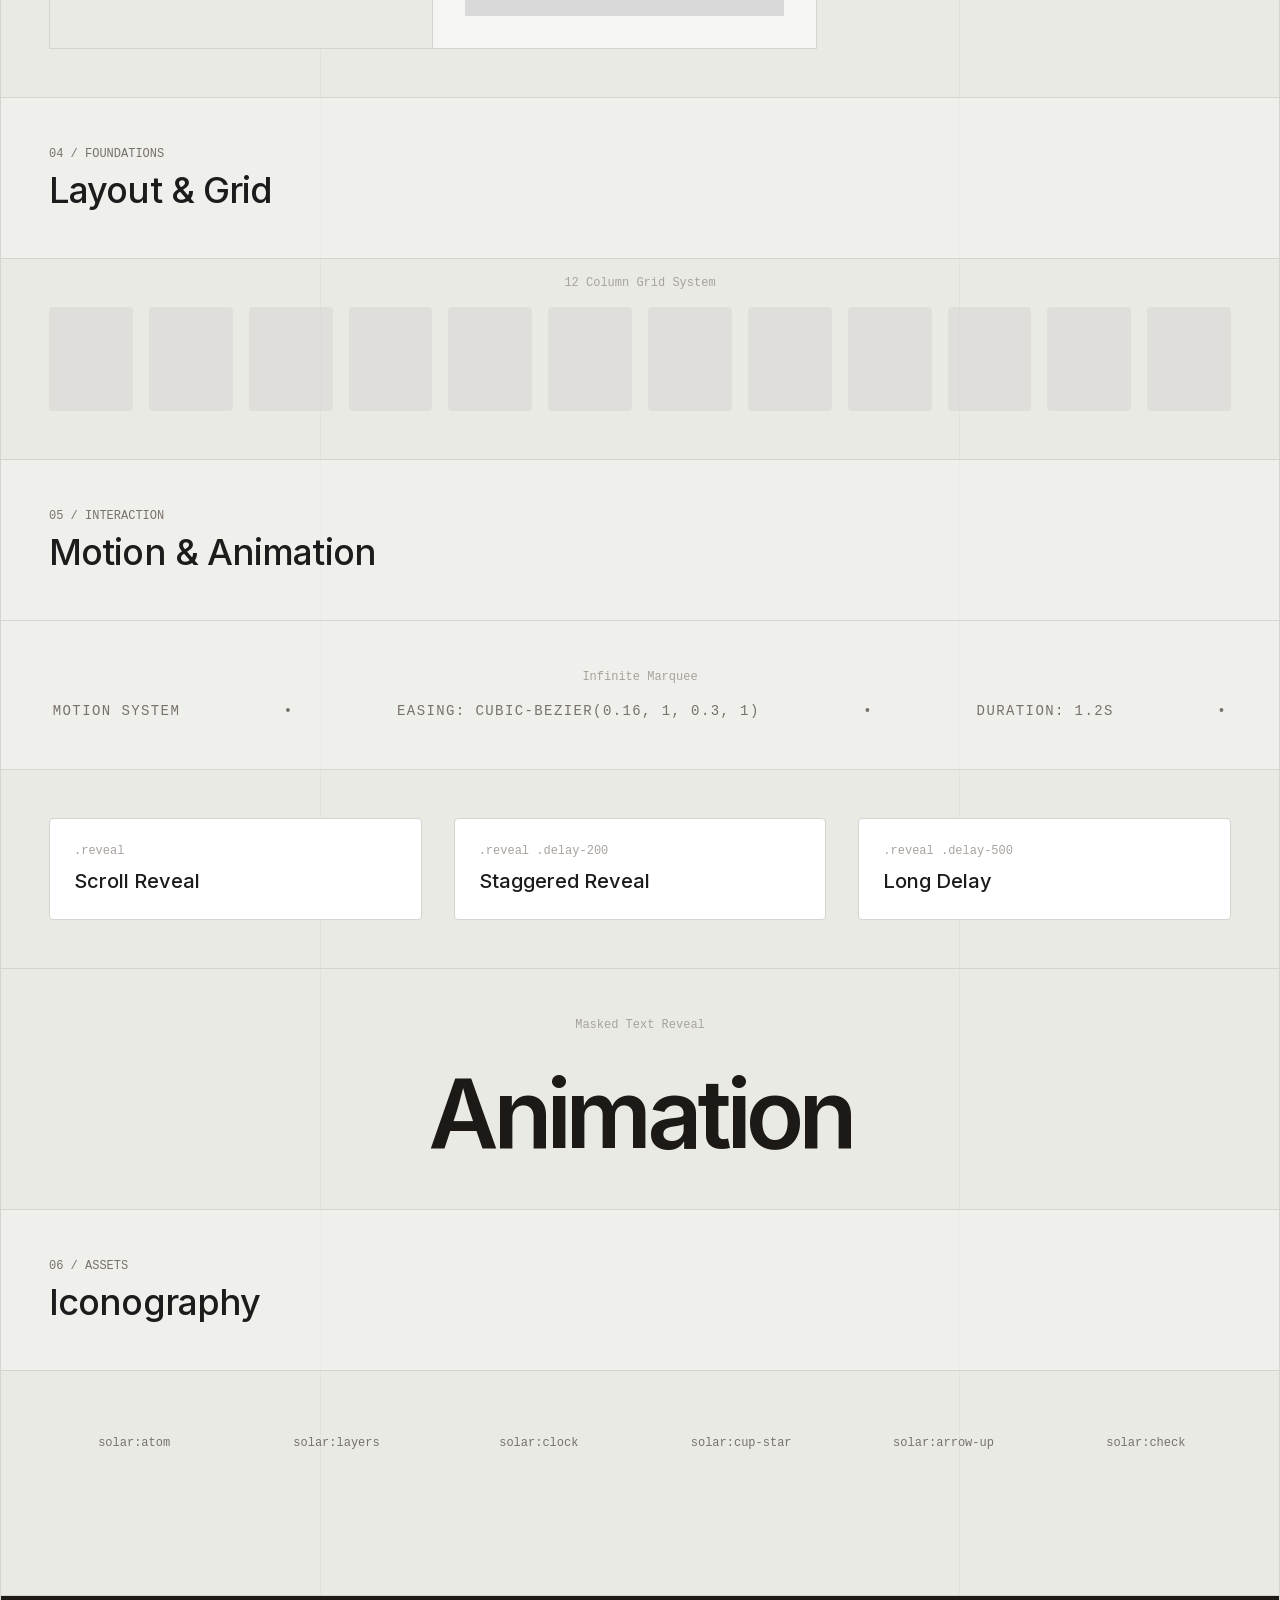
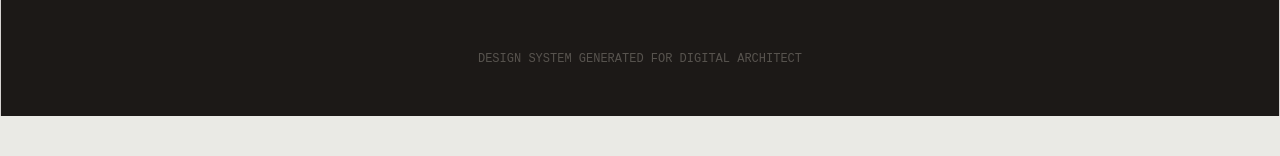
<file: assets/templates/digital-architect.aura.build/design-system.html>
<!DOCTYPE html>
<html class="scroll-smooth" lang="en">

<head>
    <meta charset="utf-8" />
    <meta content="width=device-width, initial-scale=1.0" name="viewport" />
    <title>Design System - Digital Architect</title>
    <script src="assets/resource_3fa48481346f.js"></script>
    <script src="assets/iconify-icon_d39ffc6e4c56.js"></script>
    <link href="assets/css2_19fd9cc6b396.css" rel="stylesheet" />
    <style>
        body {
            font-family: 'Inter', sans-serif;
            background-color: #EAEAE5;
            color: #1C1C1C;
            overflow-x: hidden;
        }

        /* Base Reveal Animation (Scroll triggered) */
        .reveal {
            opacity: 0;
            transform: translateY(2rem);
            transition: all 1s cubic-bezier(0.16, 1, 0.3, 1);
        }

        .reveal.active {
            opacity: 1;
            transform: translateY(0);
        }

        /* Masked Text Reveal (For Hero Title) */
        .text-reveal-wrapper {
            overflow: hidden;
            display: inline-block;
            vertical-align: bottom;
        }

        .text-reveal-content {
            transform: translateY(110%);
            opacity: 0;
            transition: transform 1.2s cubic-bezier(0.16, 1, 0.3, 1), opacity 1.2s ease;
            display: block;
        }

        .reveal-active .text-reveal-content {
            transform: translateY(0);
            opacity: 1;
        }

        /* Stagger Delays */
        .delay-100 {
            transition-delay: 0.1s;
        }

        .delay-200 {
            transition-delay: 0.2s;
        }

        .delay-300 {
            transition-delay: 0.3s;
        }

        .delay-500 {
            transition-delay: 0.5s;
        }

        .delay-700 {
            transition-delay: 0.7s;
        }

        /* Carousel Fade & Ken Burns */
        .carousel-slide {
            position: absolute;
            inset: 0;
            transition: opacity 1.5s ease-in-out;
            opacity: 0;
            overflow: hidden;
        }

        .carousel-slide.active {
            opacity: 1;
        }

        .carousel-slide img {
            transform: scale(1);
            transition: transform 10s ease-out;
        }

        .carousel-slide.active img {
            transform: scale(1.1);
        }

        /* Marquee Animation */
        @keyframes marquee {
            0% {
                transform: translateX(0);
            }

            100% {
                transform: translateX(-50%);
            }
        }

        .animate-marquee {
            display: inline-block;
            padding-left: 100%;
            animation: marquee 30s linear infinite;
        }

        /* Add a clone to the HTML for seamless loop or use padding method */
        .marquee-container {
            display: flex;
            overflow: hidden;
            user-select: none;
        }

        .marquee-content {
            flex-shrink: 0;
            display: flex;
            justify-content: space-around;
            min-width: 100%;
            animation: scroll 40s linear infinite;
        }

        @keyframes scroll {
            from {
                transform: translateX(0);
            }

            to {
                transform: translateX(-100%);
            }
        }

        /* Nav Load Animation */
        .nav-load {
            opacity: 0;
            transform: translateY(-10px);
            transition: all 0.8s ease-out;
        }

        .nav-load.loaded {
            opacity: 1;
            transform: translateY(0);
        }

        /* Icon Alignment Fix */
        iconify-icon {
            display: inline-flex;
            align-items: center;
            justify-content: center;
            vertical-align: middle;
        }

        /* Utilities */
        .no-scrollbar::-webkit-scrollbar {
            display: none;
        }

        .parallax-element {
            will-change: transform;
        }
    </style>
</head>

<body class="antialiased min-h-screen selection:bg-stone-800 selection:text-white pb-10">
    <!-- Main Container -->
    <div class="max-w-[1400px] mx-auto border-x border-stone-300 relative bg-[#EAEAE5]">

        <!-- Vertical Grid Guide Lines -->
        <div class="absolute inset-0 pointer-events-none grid grid-cols-1 md:grid-cols-12 gap-0 z-0 h-full w-full">
            <div class="hidden md:block md:col-span-3 border-r border-stone-300/40 h-full"></div>
            <div class="hidden md:block md:col-span-6 border-r border-stone-300/40 h-full"></div>
            <div class="hidden md:block md:col-span-3 h-full"></div>
        </div>

        <!-- Navigation (System Nav) -->
        <header class="relative z-50 border-b border-stone-300 sticky top-0 bg-[#EAEAE5] nav-load">
            <div class="flex justify-between items-center px-4 md:px-6 py-5">
                <div class="flex items-center gap-6">
                    <a class="text-xs font-medium tracking-widest uppercase hover:text-stone-500 transition-colors"
                        href="#typography">Typography</a>
                    <a class="text-xs font-medium tracking-widest uppercase hover:text-stone-500 transition-colors"
                        href="#colors">Colors</a>
                    <a class="text-xs font-medium tracking-widest uppercase hidden md:block hover:text-stone-500 transition-colors"
                        href="#components">Components</a>
                </div>
                <div class="absolute left-1/2 -translate-x-1/2 flex items-center gap-2 group cursor-pointer">
                    <iconify-icon class="text-xl group-hover:rotate-180 transition-transform duration-700"
                        icon="solar:atom-linear"></iconify-icon>
                    <span class="font-bold tracking-tighter text-lg">SYSTEM</span>
                </div>
                <div class="flex items-center gap-6">
                    <a class="text-xs font-medium tracking-widest uppercase hidden md:block hover:text-stone-500 transition-colors"
                        href="#layout">Layout</a>
                    <a class="text-xs font-medium tracking-widest uppercase hover:text-stone-500 transition-colors"
                        href="#motion">Motion</a>
                    <a class="text-xs font-medium tracking-widest uppercase hover:text-stone-500 transition-colors"
                        href="index.html">Back to Site</a>
                </div>
            </div>
        </header>

        <!-- 0) Hero (Clone) -->
        <section class="relative z-10 grid grid-cols-1 md:grid-cols-12 border-b border-stone-300 min-h-[600px]">
            <!-- Hero Carousel -->
            <div
                class="col-span-1 md:col-span-9 border-b md:border-b-0 md:border-r border-stone-300 relative group overflow-hidden bg-stone-200">
                <div class="w-full h-full relative" id="hero-carousel">
                    <!-- Slide 1 -->
                    <div class="carousel-slide active">
                        <img class="w-full h-full object-cover grayscale contrast-125 parallax-img" data-speed="0.05"
                            src="assets/c7fa69dd-d7fb-48f2-a866-ef3663_f6b789593f38.webp" />
                    </div>
                </div>
                <div
                    class="absolute top-0 left-0 w-full h-full bg-gradient-to-b from-transparent to-stone-900/40 pointer-events-none">
                </div>
                <!-- Hero Text -->
                <div class="absolute bottom-6 left-6 md:bottom-10 md:left-10 text-white mix-blend-difference z-20">
                    <h1 class="text-6xl md:text-8xl font-semibold tracking-tighter leading-none mb-2" id="hero-title">
                        <span class="text-reveal-wrapper"><span
                                class="text-reveal-content delay-200">Design</span></span>
                        <span class="text-reveal-wrapper"><span
                                class="text-reveal-content delay-300">System</span></span>
                    </h1>
                    <div class="mt-6 flex items-center gap-4 reveal delay-500 hero-badge">
                        <span
                            class="px-3 py-1 border border-white/40 rounded-full text-xs font-mono uppercase backdrop-blur-md">v1.0</span>
                        <span
                            class="px-3 py-1 border border-white/40 rounded-full text-xs font-mono uppercase backdrop-blur-md">2024</span>
                    </div>
                </div>
            </div>
            <!-- Stats Column -->
            <div class="col-span-1 md:col-span-3 grid grid-rows-2 h-full min-h-[400px]">
                <!-- Stat 1 -->
                <div
                    class="row-span-1 border-b border-stone-300 p-8 flex flex-col justify-between reveal delay-500 hero-stat group hover:bg-white transition-colors">
                    <iconify-icon class="text-3xl text-stone-400 group-hover:text-stone-800 transition-colors"
                        icon="solar:layers-minimalistic-linear"></iconify-icon>
                    <div>
                        <h2 class="text-5xl font-medium tracking-tighter">14</h2>
                        <span class="text-xs font-mono text-stone-500 mt-1 block">COMPONENTS</span>
                    </div>
                </div>
                <!-- Stat 2 -->
                <div
                    class="row-span-1 p-8 flex flex-col justify-between reveal delay-700 hero-stat group hover:bg-white transition-colors relative overflow-hidden">
                    <iconify-icon class="text-3xl text-stone-400 group-hover:text-stone-800 transition-colors"
                        icon="solar:palette-linear"></iconify-icon>
                    <div>
                        <h2 class="text-5xl font-medium tracking-tighter">05</h2>
                        <span class="text-xs font-mono text-stone-500 mt-1 block">COLOR TOKENS</span>
                    </div>
                    <div class="absolute top-4 right-4 animate-spin-slow">
                        <iconify-icon
                            class="text-stone-200 text-6xl opacity-0 group-hover:opacity-100 transition-opacity duration-700"
                            icon="solar:star-fall-linear"></iconify-icon>
                    </div>
                </div>
            </div>
        </section>

        <!-- 1) Typography -->
        <section id="typography" class="relative z-10 border-b border-stone-300">
            <div class="p-8 md:p-12 border-b border-stone-300 bg-stone-100/50">
                <span class="text-xs font-mono uppercase text-stone-500 block mb-2">01 / Foundations</span>
                <h2 class="text-4xl font-medium tracking-tight">Typography</h2>
            </div>

            <div class="grid grid-cols-1">
                <!-- Heading 1 -->
                <div class="grid grid-cols-1 md:grid-cols-12 border-b border-stone-300 p-8 md:p-12 items-baseline">
                    <div class="col-span-3 text-xs font-mono text-stone-400 uppercase tracking-widest mb-4 md:mb-0">
                        Display H1</div>
                    <div class="col-span-7">
                        <h1 class="text-6xl md:text-8xl font-semibold tracking-tighter leading-none text-stone-900">
                            Digital Architect
                        </h1>
                    </div>
                    <div class="col-span-2 text-right text-xs font-mono text-stone-400">
                        6rem / 1
                    </div>
                </div>

                <!-- Heading 2 -->
                <div class="grid grid-cols-1 md:grid-cols-12 border-b border-stone-300 p-8 md:p-12 items-baseline">
                    <div class="col-span-3 text-xs font-mono text-stone-400 uppercase tracking-widest mb-4 md:mb-0">
                        Heading H2</div>
                    <div class="col-span-7">
                        <h2 class="text-5xl font-medium tracking-tighter text-stone-900">
                            Design & Strategy
                        </h2>
                    </div>
                    <div class="col-span-2 text-right text-xs font-mono text-stone-400">
                        3rem / Tight
                    </div>
                </div>

                <!-- Heading 3 -->
                <div class="grid grid-cols-1 md:grid-cols-12 border-b border-stone-300 p-8 md:p-12 items-baseline">
                    <div class="col-span-3 text-xs font-mono text-stone-400 uppercase tracking-widest mb-4 md:mb-0">
                        Heading H3</div>
                    <div class="col-span-7">
                        <h3 class="text-4xl font-medium tracking-tight text-stone-900">
                            Case Studies
                        </h3>
                    </div>
                    <div class="col-span-2 text-right text-xs font-mono text-stone-400">
                        2.25rem / Tight
                    </div>
                </div>

                <!-- Body / Paragraph -->
                <div class="grid grid-cols-1 md:grid-cols-12 border-b border-stone-300 p-8 md:p-12 items-baseline">
                    <div class="col-span-3 text-xs font-mono text-stone-400 uppercase tracking-widest mb-4 md:mb-0">Body
                        Large</div>
                    <div class="col-span-7">
                        <p class="text-lg leading-relaxed text-stone-800">
                            Thoughts on the intersection of design, technology, and human psychology. Exploring how we
                            can build better tools for thought.
                        </p>
                    </div>
                    <div class="col-span-2 text-right text-xs font-mono text-stone-400">
                        1.125rem / Relaxed
                    </div>
                </div>

                <!-- Meta / Labels -->
                <div class="grid grid-cols-1 md:grid-cols-12 p-8 md:p-12 items-baseline">
                    <div class="col-span-3 text-xs font-mono text-stone-400 uppercase tracking-widest mb-4 md:mb-0">
                        Label / Mono</div>
                    <div class="col-span-7">
                        <span class="text-xs font-mono uppercase tracking-widest text-stone-500">
                            Currently available for Q4 2024
                        </span>
                    </div>
                    <div class="col-span-2 text-right text-xs font-mono text-stone-400">
                        0.75rem / Widest
                    </div>
                </div>
            </div>
        </section>

        <!-- 2) Colors & Surfaces -->
        <section id="colors" class="relative z-10 border-b border-stone-300">
            <div class="p-8 md:p-12 border-b border-stone-300 bg-stone-100/50">
                <span class="text-xs font-mono uppercase text-stone-500 block mb-2">02 / Foundations</span>
                <h2 class="text-4xl font-medium tracking-tight">Colors & Surfaces</h2>
            </div>

            <div class="grid grid-cols-2 md:grid-cols-4">
                <!-- Background Main -->
                <div
                    class="col-span-1 p-8 md:p-12 border-r border-b border-stone-300 bg-[#EAEAE5] flex flex-col justify-between aspect-square">
                    <div class="text-stone-900 font-bold">Main</div>
                    <div class="font-mono text-xs text-stone-500">#EAEAE5</div>
                </div>
                <!-- Stone 900 -->
                <div
                    class="col-span-1 p-8 md:p-12 border-r border-b border-stone-300 bg-stone-900 flex flex-col justify-between aspect-square">
                    <div class="text-white font-bold">Stone 900</div>
                    <div class="font-mono text-xs text-stone-400">text-stone-900</div>
                </div>
                <!-- Stone 500 -->
                <div
                    class="col-span-1 p-8 md:p-12 border-r border-b border-stone-300 bg-stone-500 flex flex-col justify-between aspect-square">
                    <div class="text-white font-bold">Stone 500</div>
                    <div class="font-mono text-xs text-stone-200">text-stone-500</div>
                </div>
                <!-- Stone 300 -->
                <div
                    class="col-span-1 p-8 md:p-12 border-b border-stone-300 bg-stone-300 flex flex-col justify-between aspect-square">
                    <div class="text-stone-800 font-bold">Stone 300</div>
                    <div class="font-mono text-xs text-stone-600">border-stone-300</div>
                </div>
                <!-- White -->
                <div
                    class="col-span-1 p-8 md:p-12 border-r border-stone-300 bg-white flex flex-col justify-between aspect-square">
                    <div class="text-stone-900 font-bold">White</div>
                    <div class="font-mono text-xs text-stone-500">bg-white</div>
                </div>
                <!-- Stone 200 -->
                <div
                    class="col-span-1 p-8 md:p-12 border-r border-stone-300 bg-stone-200 flex flex-col justify-between aspect-square">
                    <div class="text-stone-900 font-bold">Stone 200</div>
                    <div class="font-mono text-xs text-stone-500">bg-stone-200</div>
                </div>
            </div>
        </section>

        <!-- 3) UI Components -->
        <section id="components" class="relative z-10 border-b border-stone-300">
            <div class="p-8 md:p-12 border-b border-stone-300 bg-stone-100/50">
                <span class="text-xs font-mono uppercase text-stone-500 block mb-2">03 / UI Elements</span>
                <h2 class="text-4xl font-medium tracking-tight">Components</h2>
            </div>

            <div class="grid grid-cols-1 md:grid-cols-2">

                <!-- Buttons & Links -->
                <div class="p-8 md:p-12 border-b md:border-b-0 md:border-r border-stone-300">
                    <h3 class="text-sm font-bold uppercase tracking-widest text-stone-900 mb-8">Buttons & Actions</h3>
                    <div class="space-y-8">

                        <!-- Primary Button -->
                        <div class="flex items-center gap-4">
                            <button
                                class="px-6 py-3 bg-stone-900 text-white rounded-md text-sm font-medium hover:bg-stone-700 transition-all flex items-center gap-2 group">
                                Primary Action
                                <iconify-icon class="text-lg group-hover:translate-y-1 transition-transform"
                                    icon="solar:file-download-linear"></iconify-icon>
                            </button>
                            <span class="text-xs font-mono text-stone-400">Default</span>
                        </div>

                        <!-- Outline / Pill Button -->
                        <div class="flex items-center gap-4">
                            <a class="inline-flex items-center gap-2 text-sm font-medium uppercase tracking-widest border border-stone-900 rounded-full px-8 py-3 hover:bg-stone-900 hover:text-white transition-all"
                                href="#">
                                Secondary Action
                                <iconify-icon class="text-lg" icon="solar:arrow-right-linear"></iconify-icon>
                            </a>
                            <span class="text-xs font-mono text-stone-400">Outline</span>
                        </div>

                        <!-- Link -->
                        <div class="flex items-center gap-4">
                            <a class="text-sm font-medium text-stone-600 hover:text-stone-900 border-b border-stone-400 hover:border-stone-900 pb-0.5 transition-colors"
                                href="#">Text Link</a>
                            <span class="text-xs font-mono text-stone-400">Inline Link</span>
                        </div>
                    </div>
                </div>

                <!-- Badges & Lists -->
                <div class="p-8 md:p-12">
                    <h3 class="text-sm font-bold uppercase tracking-widest text-stone-900 mb-8">Badges & Lists</h3>

                    <div class="space-y-8">
                        <!-- Glass Badge -->
                        <div class="flex items-center gap-4 bg-stone-900 p-4 rounded max-w-max">
                            <span
                                class="px-3 py-1 border border-white/40 rounded-full text-xs font-mono uppercase backdrop-blur-md text-white">Glass
                                Badge</span>
                        </div>

                        <!-- Check List Item -->
                        <div class="max-w-xs">
                            <div class="flex items-center justify-between border-b border-stone-300 pb-2">
                                <span class="text-sm text-stone-600">List Item</span>
                                <iconify-icon class="text-stone-400 text-lg"
                                    icon="solar:check-circle-linear"></iconify-icon>
                            </div>
                        </div>

                        <!-- Journal Item -->
                        <div class="max-w-xs">
                            <a class="group flex items-start justify-between border-b border-stone-300 pb-4" href="#">
                                <div>
                                    <span class="text-xs text-stone-400 mb-1 block">Date Label</span>
                                    <h4 class="text-lg font-medium group-hover:text-stone-600 transition-colors">
                                        Hoverable List Title</h4>
                                </div>
                                <iconify-icon class="text-stone-300 text-xl group-hover:text-stone-900 transition-all"
                                    icon="solar:arrow-right-up-linear"></iconify-icon>
                            </a>
                        </div>
                    </div>
                </div>
            </div>

            <!-- Cards -->
            <div class="border-t border-stone-300">
                <div class="p-8 md:p-12">
                    <h3 class="text-sm font-bold uppercase tracking-widest text-stone-900 mb-8">Project Card</h3>

                    <!-- Card Instance -->
                    <div
                        class="group border border-stone-300 bg-[#EAEAE5] hover:bg-white transition-colors duration-500 cursor-pointer overflow-hidden max-w-3xl">
                        <div class="grid grid-cols-1 md:grid-cols-2 min-h-[250px]">
                            <div
                                class="col-span-1 p-8 flex flex-col justify-center border-r border-stone-300/0 md:border-stone-300">
                                <div class="flex items-center gap-3 mb-4">
                                    <span class="text-xs font-mono text-stone-500">01</span>
                                    <div class="h-px w-8 bg-stone-300"></div>
                                    <span
                                        class="text-xs font-bold uppercase tracking-wider text-stone-900">Category</span>
                                </div>
                                <h4
                                    class="text-3xl font-medium tracking-tight mb-4 group-hover:translate-x-2 transition-transform duration-500">
                                    Project Name</h4>
                                <p class="text-stone-500 text-sm leading-relaxed">Description of the project showing
                                    hover states on parent.</p>
                            </div>
                            <div class="col-span-1 relative overflow-hidden bg-stone-100">
                                <div class="absolute inset-0 flex items-center justify-center p-8">
                                    <div
                                        class="w-full h-full bg-stone-300 grayscale opacity-80 group-hover:scale-105 group-hover:grayscale-0 transition-all duration-700 flex items-center justify-center text-stone-500">
                                        Image Area
                                    </div>
                                </div>
                            </div>
                        </div>
                    </div>

                </div>
            </div>
        </section>

        <!-- 4) Layout & Spacing -->
        <section id="layout" class="relative z-10 border-b border-stone-300">
            <div class="p-8 md:p-12 border-b border-stone-300 bg-stone-100/50">
                <span class="text-xs font-mono uppercase text-stone-500 block mb-2">04 / Foundations</span>
                <h2 class="text-4xl font-medium tracking-tight">Layout & Grid</h2>
            </div>

            <div class="p-8 md:p-12 grid grid-cols-12 gap-4 h-[200px] relative">
                <div class="col-span-12 text-center text-xs font-mono text-stone-400 mb-4 absolute top-4 left-0 w-full">
                    12 Column Grid System</div>

                <div class="col-span-1 bg-stone-300/50 h-full rounded"></div>
                <div class="col-span-1 bg-stone-300/50 h-full rounded"></div>
                <div class="col-span-1 bg-stone-300/50 h-full rounded"></div>
                <div class="col-span-1 bg-stone-300/50 h-full rounded"></div>
                <div class="col-span-1 bg-stone-300/50 h-full rounded"></div>
                <div class="col-span-1 bg-stone-300/50 h-full rounded"></div>
                <div class="col-span-1 bg-stone-300/50 h-full rounded"></div>
                <div class="col-span-1 bg-stone-300/50 h-full rounded"></div>
                <div class="col-span-1 bg-stone-300/50 h-full rounded"></div>
                <div class="col-span-1 bg-stone-300/50 h-full rounded"></div>
                <div class="col-span-1 bg-stone-300/50 h-full rounded"></div>
                <div class="col-span-1 bg-stone-300/50 h-full rounded"></div>
            </div>
        </section>

        <!-- 5) Motion -->
        <section id="motion" class="relative z-10 border-b border-stone-300 overflow-hidden">
            <div class="p-8 md:p-12 border-b border-stone-300 bg-stone-100/50">
                <span class="text-xs font-mono uppercase text-stone-500 block mb-2">05 / Interaction</span>
                <h2 class="text-4xl font-medium tracking-tight">Motion & Animation</h2>
            </div>

            <!-- Marquee -->
            <div class="py-12 border-b border-stone-300 bg-stone-100/50">
                <div class="text-center text-xs font-mono text-stone-400 mb-4">Infinite Marquee</div>
                <div class="marquee-container">
                    <div class="marquee-content">
                        <span class="text-sm font-mono uppercase tracking-widest text-stone-500 mx-8">Motion
                            System</span>
                        <span class="text-sm font-mono uppercase tracking-widest text-stone-500 mx-8">•</span>
                        <span class="text-sm font-mono uppercase tracking-widest text-stone-500 mx-8">Easing:
                            cubic-bezier(0.16, 1, 0.3, 1)</span>
                        <span class="text-sm font-mono uppercase tracking-widest text-stone-500 mx-8">•</span>
                        <span class="text-sm font-mono uppercase tracking-widest text-stone-500 mx-8">Duration:
                            1.2s</span>
                        <span class="text-sm font-mono uppercase tracking-widest text-stone-500 mx-8">•</span>
                    </div>
                    <!-- Duplicate -->
                    <div class="marquee-content">
                        <span class="text-sm font-mono uppercase tracking-widest text-stone-500 mx-8">Motion
                            System</span>
                        <span class="text-sm font-mono uppercase tracking-widest text-stone-500 mx-8">•</span>
                        <span class="text-sm font-mono uppercase tracking-widest text-stone-500 mx-8">Easing:
                            cubic-bezier(0.16, 1, 0.3, 1)</span>
                        <span class="text-sm font-mono uppercase tracking-widest text-stone-500 mx-8">•</span>
                        <span class="text-sm font-mono uppercase tracking-widest text-stone-500 mx-8">Duration:
                            1.2s</span>
                        <span class="text-sm font-mono uppercase tracking-widest text-stone-500 mx-8">•</span>
                    </div>
                </div>
            </div>

            <!-- Reveal Examples -->
            <div class="p-8 md:p-12 grid grid-cols-1 md:grid-cols-3 gap-8">
                <div class="p-6 border border-stone-300 rounded bg-white reveal">
                    <span class="text-xs font-mono text-stone-400 block mb-2">.reveal</span>
                    <h4 class="text-xl font-medium">Scroll Reveal</h4>
                </div>
                <div class="p-6 border border-stone-300 rounded bg-white reveal delay-200">
                    <span class="text-xs font-mono text-stone-400 block mb-2">.reveal .delay-200</span>
                    <h4 class="text-xl font-medium">Staggered Reveal</h4>
                </div>
                <div class="p-6 border border-stone-300 rounded bg-white reveal delay-500">
                    <span class="text-xs font-mono text-stone-400 block mb-2">.reveal .delay-500</span>
                    <h4 class="text-xl font-medium">Long Delay</h4>
                </div>
            </div>

            <!-- Text Reveal -->
            <div class="p-8 md:p-12 border-t border-stone-300 text-center">
                <span class="text-xs font-mono text-stone-400 block mb-8">Masked Text Reveal</span>
                <h2 class="text-6xl md:text-8xl font-semibold tracking-tighter leading-none text-stone-900">
                    <span class="text-reveal-wrapper"><span class="text-reveal-content">Animation</span></span>
                </h2>
            </div>
        </section>

        <!-- 6) Icons -->
        <section class="relative z-10 border-b border-stone-300 pb-24">
            <div class="p-8 md:p-12 border-b border-stone-300 bg-stone-100/50">
                <span class="text-xs font-mono uppercase text-stone-500 block mb-2">06 / Assets</span>
                <h2 class="text-4xl font-medium tracking-tight">Iconography</h2>
            </div>

            <div class="p-8 md:p-12 grid grid-cols-2 md:grid-cols-6 gap-8 justify-items-center">
                <div class="flex flex-col items-center gap-4">
                    <iconify-icon class="text-3xl text-stone-800" icon="solar:atom-linear"></iconify-icon>
                    <span class="text-xs font-mono text-stone-500">solar:atom</span>
                </div>
                <div class="flex flex-col items-center gap-4">
                    <iconify-icon class="text-3xl text-stone-800"
                        icon="solar:layers-minimalistic-linear"></iconify-icon>
                    <span class="text-xs font-mono text-stone-500">solar:layers</span>
                </div>
                <div class="flex flex-col items-center gap-4">
                    <iconify-icon class="text-3xl text-stone-800" icon="solar:clock-circle-linear"></iconify-icon>
                    <span class="text-xs font-mono text-stone-500">solar:clock</span>
                </div>
                <div class="flex flex-col items-center gap-4">
                    <iconify-icon class="text-3xl text-stone-800" icon="solar:cup-star-linear"></iconify-icon>
                    <span class="text-xs font-mono text-stone-500">solar:cup-star</span>
                </div>
                <div class="flex flex-col items-center gap-4">
                    <iconify-icon class="text-3xl text-stone-800" icon="solar:arrow-right-up-linear"></iconify-icon>
                    <span class="text-xs font-mono text-stone-500">solar:arrow-up</span>
                </div>
                <div class="flex flex-col items-center gap-4">
                    <iconify-icon class="text-3xl text-stone-800" icon="solar:check-circle-linear"></iconify-icon>
                    <span class="text-xs font-mono text-stone-500">solar:check</span>
                </div>
            </div>
        </section>

        <!-- Footer -->
        <footer class="relative z-10 bg-stone-900 text-stone-200 py-12 text-center">
            <span class="text-xs font-mono uppercase text-stone-600">Design System Generated for Digital
                Architect</span>
        </footer>

    </div>

    <script>
        // Intersection Observer for Reveals (Re-used from original)
        document.addEventListener('DOMContentLoaded', () => {

            // 1. Initial Hero Animations
            setTimeout(() => {
                document.querySelector('header').classList.add('loaded');
            }, 100);

            setTimeout(() => {
                const heroTitle = document.getElementById('hero-title');
                if (heroTitle) heroTitle.classList.add('reveal-active');
            }, 500);

            setTimeout(() => {
                document.querySelectorAll('.hero-badge, .hero-stat').forEach(el => {
                    el.classList.add('active');
                });
            }, 500);

            // 2. Scroll Observer
            const observerOptions = {
                root: null,
                rootMargin: '0px',
                threshold: 0.15
            };

            const observer = new IntersectionObserver((entries) => {
                entries.forEach(entry => {
                    if (entry.isIntersecting) {
                        entry.target.classList.add('active');
                        // Add reveal-active to children if they exist (for text reveals)
                        const textWrappers = entry.target.querySelectorAll('.text-reveal-wrapper');
                        if (textWrappers.length > 0 || entry.target.classList.contains('text-reveal-wrapper')) {
                            entry.target.classList.add('reveal-active');
                        }
                        // Handle internal text reveal wrappers specifically (like the Motion section h2)
                        if (entry.target.tagName === 'H2' || entry.target.tagName === 'H1') {
                            entry.target.classList.add('reveal-active');
                        }
                    }
                });
            }, observerOptions);

            document.querySelectorAll('.reveal').forEach(el => observer.observe(el));

            // Observe custom text reveal sections if they are not inside a .reveal container
            document.querySelectorAll('h1, h2').forEach(el => {
                if (el.querySelector('.text-reveal-content')) observer.observe(el);
            });

            // 3. Carousel Logic
            const slides = document.querySelectorAll('.carousel-slide');
            let currentSlide = 0;
            if (slides.length > 0) {
                setInterval(() => {
                    slides[currentSlide].classList.remove('active');
                    currentSlide = (currentSlide + 1) % slides.length;
                    slides[currentSlide].classList.add('active');
                }, 5000);
            }


            // 4. Parallax Logic
            window.addEventListener('scroll', () => {
                const scrolled = window.scrollY;
                document.querySelectorAll('.parallax-img').forEach((el) => {
                    const speed = el.dataset.speed || 0.1;
                    el.style.transform = `translateY(${scrolled * speed}px)`;
                });
            });
        });
    </script>
</body>

</html>
</file>
<file: assets/templates/animations-gemini/assets/css2_d532a689d235.css>
/* cyrillic-ext */
@font-face {
  font-family: 'Inter';
  font-style: normal;
  font-weight: 200;
  font-display: swap;
  src: url("UcC73FwrK3iLTeHuS_nVMrMxCp50Sj_7249155f7a06.woff2") format('woff2');
  unicode-range: U+0460-052F, U+1C80-1C8A, U+20B4, U+2DE0-2DFF, U+A640-A69F, U+FE2E-FE2F;
}
/* cyrillic */
@font-face {
  font-family: 'Inter';
  font-style: normal;
  font-weight: 200;
  font-display: swap;
  src: url("UcC73FwrK3iLTeHuS_nVMrMxCp50Sj_e34c5f1bf15e.woff2") format('woff2');
  unicode-range: U+0301, U+0400-045F, U+0490-0491, U+04B0-04B1, U+2116;
}
/* greek-ext */
@font-face {
  font-family: 'Inter';
  font-style: normal;
  font-weight: 200;
  font-display: swap;
  src: url("UcC73FwrK3iLTeHuS_nVMrMxCp50Sj_6e1a6b2b96f4.woff2") format('woff2');
  unicode-range: U+1F00-1FFF;
}
/* greek */
@font-face {
  font-family: 'Inter';
  font-style: normal;
  font-weight: 200;
  font-display: swap;
  src: url("UcC73FwrK3iLTeHuS_nVMrMxCp50Sj_656bbed6cec3.woff2") format('woff2');
  unicode-range: U+0370-0377, U+037A-037F, U+0384-038A, U+038C, U+038E-03A1, U+03A3-03FF;
}
/* vietnamese */
@font-face {
  font-family: 'Inter';
  font-style: normal;
  font-weight: 200;
  font-display: swap;
  src: url("UcC73FwrK3iLTeHuS_nVMrMxCp50Sj_fc83e07548c4.woff2") format('woff2');
  unicode-range: U+0102-0103, U+0110-0111, U+0128-0129, U+0168-0169, U+01A0-01A1, U+01AF-01B0, U+0300-0301, U+0303-0304, U+0308-0309, U+0323, U+0329, U+1EA0-1EF9, U+20AB;
}
/* latin-ext */
@font-face {
  font-family: 'Inter';
  font-style: normal;
  font-weight: 200;
  font-display: swap;
  src: url("UcC73FwrK3iLTeHuS_nVMrMxCp50Sj_749a308406a6.woff2") format('woff2');
  unicode-range: U+0100-02BA, U+02BD-02C5, U+02C7-02CC, U+02CE-02D7, U+02DD-02FF, U+0304, U+0308, U+0329, U+1D00-1DBF, U+1E00-1E9F, U+1EF2-1EFF, U+2020, U+20A0-20AB, U+20AD-20C0, U+2113, U+2C60-2C7F, U+A720-A7FF;
}
/* latin */
@font-face {
  font-family: 'Inter';
  font-style: normal;
  font-weight: 200;
  font-display: swap;
  src: url("UcC73FwrK3iLTeHuS_nVMrMxCp50Sj_1ab1ad55902b.woff2") format('woff2');
  unicode-range: U+0000-00FF, U+0131, U+0152-0153, U+02BB-02BC, U+02C6, U+02DA, U+02DC, U+0304, U+0308, U+0329, U+2000-206F, U+20AC, U+2122, U+2191, U+2193, U+2212, U+2215, U+FEFF, U+FFFD;
}
/* cyrillic-ext */
@font-face {
  font-family: 'Inter';
  font-style: normal;
  font-weight: 300;
  font-display: swap;
  src: url("UcC73FwrK3iLTeHuS_nVMrMxCp50Sj_7249155f7a06.woff2") format('woff2');
  unicode-range: U+0460-052F, U+1C80-1C8A, U+20B4, U+2DE0-2DFF, U+A640-A69F, U+FE2E-FE2F;
}
/* cyrillic */
@font-face {
  font-family: 'Inter';
  font-style: normal;
  font-weight: 300;
  font-display: swap;
  src: url("UcC73FwrK3iLTeHuS_nVMrMxCp50Sj_e34c5f1bf15e.woff2") format('woff2');
  unicode-range: U+0301, U+0400-045F, U+0490-0491, U+04B0-04B1, U+2116;
}
/* greek-ext */
@font-face {
  font-family: 'Inter';
  font-style: normal;
  font-weight: 300;
  font-display: swap;
  src: url("UcC73FwrK3iLTeHuS_nVMrMxCp50Sj_6e1a6b2b96f4.woff2") format('woff2');
  unicode-range: U+1F00-1FFF;
}
/* greek */
@font-face {
  font-family: 'Inter';
  font-style: normal;
  font-weight: 300;
  font-display: swap;
  src: url("UcC73FwrK3iLTeHuS_nVMrMxCp50Sj_656bbed6cec3.woff2") format('woff2');
  unicode-range: U+0370-0377, U+037A-037F, U+0384-038A, U+038C, U+038E-03A1, U+03A3-03FF;
}
/* vietnamese */
@font-face {
  font-family: 'Inter';
  font-style: normal;
  font-weight: 300;
  font-display: swap;
  src: url("UcC73FwrK3iLTeHuS_nVMrMxCp50Sj_fc83e07548c4.woff2") format('woff2');
  unicode-range: U+0102-0103, U+0110-0111, U+0128-0129, U+0168-0169, U+01A0-01A1, U+01AF-01B0, U+0300-0301, U+0303-0304, U+0308-0309, U+0323, U+0329, U+1EA0-1EF9, U+20AB;
}
/* latin-ext */
@font-face {
  font-family: 'Inter';
  font-style: normal;
  font-weight: 300;
  font-display: swap;
  src: url("UcC73FwrK3iLTeHuS_nVMrMxCp50Sj_749a308406a6.woff2") format('woff2');
  unicode-range: U+0100-02BA, U+02BD-02C5, U+02C7-02CC, U+02CE-02D7, U+02DD-02FF, U+0304, U+0308, U+0329, U+1D00-1DBF, U+1E00-1E9F, U+1EF2-1EFF, U+2020, U+20A0-20AB, U+20AD-20C0, U+2113, U+2C60-2C7F, U+A720-A7FF;
}
/* latin */
@font-face {
  font-family: 'Inter';
  font-style: normal;
  font-weight: 300;
  font-display: swap;
  src: url("UcC73FwrK3iLTeHuS_nVMrMxCp50Sj_1ab1ad55902b.woff2") format('woff2');
  unicode-range: U+0000-00FF, U+0131, U+0152-0153, U+02BB-02BC, U+02C6, U+02DA, U+02DC, U+0304, U+0308, U+0329, U+2000-206F, U+20AC, U+2122, U+2191, U+2193, U+2212, U+2215, U+FEFF, U+FFFD;
}
/* cyrillic-ext */
@font-face {
  font-family: 'Inter';
  font-style: normal;
  font-weight: 400;
  font-display: swap;
  src: url("UcC73FwrK3iLTeHuS_nVMrMxCp50Sj_7249155f7a06.woff2") format('woff2');
  unicode-range: U+0460-052F, U+1C80-1C8A, U+20B4, U+2DE0-2DFF, U+A640-A69F, U+FE2E-FE2F;
}
/* cyrillic */
@font-face {
  font-family: 'Inter';
  font-style: normal;
  font-weight: 400;
  font-display: swap;
  src: url("UcC73FwrK3iLTeHuS_nVMrMxCp50Sj_e34c5f1bf15e.woff2") format('woff2');
  unicode-range: U+0301, U+0400-045F, U+0490-0491, U+04B0-04B1, U+2116;
}
/* greek-ext */
@font-face {
  font-family: 'Inter';
  font-style: normal;
  font-weight: 400;
  font-display: swap;
  src: url("UcC73FwrK3iLTeHuS_nVMrMxCp50Sj_6e1a6b2b96f4.woff2") format('woff2');
  unicode-range: U+1F00-1FFF;
}
/* greek */
@font-face {
  font-family: 'Inter';
  font-style: normal;
  font-weight: 400;
  font-display: swap;
  src: url("UcC73FwrK3iLTeHuS_nVMrMxCp50Sj_656bbed6cec3.woff2") format('woff2');
  unicode-range: U+0370-0377, U+037A-037F, U+0384-038A, U+038C, U+038E-03A1, U+03A3-03FF;
}
/* vietnamese */
@font-face {
  font-family: 'Inter';
  font-style: normal;
  font-weight: 400;
  font-display: swap;
  src: url("UcC73FwrK3iLTeHuS_nVMrMxCp50Sj_fc83e07548c4.woff2") format('woff2');
  unicode-range: U+0102-0103, U+0110-0111, U+0128-0129, U+0168-0169, U+01A0-01A1, U+01AF-01B0, U+0300-0301, U+0303-0304, U+0308-0309, U+0323, U+0329, U+1EA0-1EF9, U+20AB;
}
/* latin-ext */
@font-face {
  font-family: 'Inter';
  font-style: normal;
  font-weight: 400;
  font-display: swap;
  src: url("UcC73FwrK3iLTeHuS_nVMrMxCp50Sj_749a308406a6.woff2") format('woff2');
  unicode-range: U+0100-02BA, U+02BD-02C5, U+02C7-02CC, U+02CE-02D7, U+02DD-02FF, U+0304, U+0308, U+0329, U+1D00-1DBF, U+1E00-1E9F, U+1EF2-1EFF, U+2020, U+20A0-20AB, U+20AD-20C0, U+2113, U+2C60-2C7F, U+A720-A7FF;
}
/* latin */
@font-face {
  font-family: 'Inter';
  font-style: normal;
  font-weight: 400;
  font-display: swap;
  src: url("UcC73FwrK3iLTeHuS_nVMrMxCp50Sj_1ab1ad55902b.woff2") format('woff2');
  unicode-range: U+0000-00FF, U+0131, U+0152-0153, U+02BB-02BC, U+02C6, U+02DA, U+02DC, U+0304, U+0308, U+0329, U+2000-206F, U+20AC, U+2122, U+2191, U+2193, U+2212, U+2215, U+FEFF, U+FFFD;
}
/* cyrillic-ext */
@font-face {
  font-family: 'Inter';
  font-style: normal;
  font-weight: 500;
  font-display: swap;
  src: url("UcC73FwrK3iLTeHuS_nVMrMxCp50Sj_7249155f7a06.woff2") format('woff2');
  unicode-range: U+0460-052F, U+1C80-1C8A, U+20B4, U+2DE0-2DFF, U+A640-A69F, U+FE2E-FE2F;
}
/* cyrillic */
@font-face {
  font-family: 'Inter';
  font-style: normal;
  font-weight: 500;
  font-display: swap;
  src: url("UcC73FwrK3iLTeHuS_nVMrMxCp50Sj_e34c5f1bf15e.woff2") format('woff2');
  unicode-range: U+0301, U+0400-045F, U+0490-0491, U+04B0-04B1, U+2116;
}
/* greek-ext */
@font-face {
  font-family: 'Inter';
  font-style: normal;
  font-weight: 500;
  font-display: swap;
  src: url("UcC73FwrK3iLTeHuS_nVMrMxCp50Sj_6e1a6b2b96f4.woff2") format('woff2');
  unicode-range: U+1F00-1FFF;
}
/* greek */
@font-face {
  font-family: 'Inter';
  font-style: normal;
  font-weight: 500;
  font-display: swap;
  src: url("UcC73FwrK3iLTeHuS_nVMrMxCp50Sj_656bbed6cec3.woff2") format('woff2');
  unicode-range: U+0370-0377, U+037A-037F, U+0384-038A, U+038C, U+038E-03A1, U+03A3-03FF;
}
/* vietnamese */
@font-face {
  font-family: 'Inter';
  font-style: normal;
  font-weight: 500;
  font-display: swap;
  src: url("UcC73FwrK3iLTeHuS_nVMrMxCp50Sj_fc83e07548c4.woff2") format('woff2');
  unicode-range: U+0102-0103, U+0110-0111, U+0128-0129, U+0168-0169, U+01A0-01A1, U+01AF-01B0, U+0300-0301, U+0303-0304, U+0308-0309, U+0323, U+0329, U+1EA0-1EF9, U+20AB;
}
/* latin-ext */
@font-face {
  font-family: 'Inter';
  font-style: normal;
  font-weight: 500;
  font-display: swap;
  src: url("UcC73FwrK3iLTeHuS_nVMrMxCp50Sj_749a308406a6.woff2") format('woff2');
  unicode-range: U+0100-02BA, U+02BD-02C5, U+02C7-02CC, U+02CE-02D7, U+02DD-02FF, U+0304, U+0308, U+0329, U+1D00-1DBF, U+1E00-1E9F, U+1EF2-1EFF, U+2020, U+20A0-20AB, U+20AD-20C0, U+2113, U+2C60-2C7F, U+A720-A7FF;
}
/* latin */
@font-face {
  font-family: 'Inter';
  font-style: normal;
  font-weight: 500;
  font-display: swap;
  src: url("UcC73FwrK3iLTeHuS_nVMrMxCp50Sj_1ab1ad55902b.woff2") format('woff2');
  unicode-range: U+0000-00FF, U+0131, U+0152-0153, U+02BB-02BC, U+02C6, U+02DA, U+02DC, U+0304, U+0308, U+0329, U+2000-206F, U+20AC, U+2122, U+2191, U+2193, U+2212, U+2215, U+FEFF, U+FFFD;
}
/* cyrillic-ext */
@font-face {
  font-family: 'Inter';
  font-style: normal;
  font-weight: 600;
  font-display: swap;
  src: url("UcC73FwrK3iLTeHuS_nVMrMxCp50Sj_7249155f7a06.woff2") format('woff2');
  unicode-range: U+0460-052F, U+1C80-1C8A, U+20B4, U+2DE0-2DFF, U+A640-A69F, U+FE2E-FE2F;
}
/* cyrillic */
@font-face {
  font-family: 'Inter';
  font-style: normal;
  font-weight: 600;
  font-display: swap;
  src: url("UcC73FwrK3iLTeHuS_nVMrMxCp50Sj_e34c5f1bf15e.woff2") format('woff2');
  unicode-range: U+0301, U+0400-045F, U+0490-0491, U+04B0-04B1, U+2116;
}
/* greek-ext */
@font-face {
  font-family: 'Inter';
  font-style: normal;
  font-weight: 600;
  font-display: swap;
  src: url("UcC73FwrK3iLTeHuS_nVMrMxCp50Sj_6e1a6b2b96f4.woff2") format('woff2');
  unicode-range: U+1F00-1FFF;
}
/* greek */
@font-face {
  font-family: 'Inter';
  font-style: normal;
  font-weight: 600;
  font-display: swap;
  src: url("UcC73FwrK3iLTeHuS_nVMrMxCp50Sj_656bbed6cec3.woff2") format('woff2');
  unicode-range: U+0370-0377, U+037A-037F, U+0384-038A, U+038C, U+038E-03A1, U+03A3-03FF;
}
/* vietnamese */
@font-face {
  font-family: 'Inter';
  font-style: normal;
  font-weight: 600;
  font-display: swap;
  src: url("UcC73FwrK3iLTeHuS_nVMrMxCp50Sj_fc83e07548c4.woff2") format('woff2');
  unicode-range: U+0102-0103, U+0110-0111, U+0128-0129, U+0168-0169, U+01A0-01A1, U+01AF-01B0, U+0300-0301, U+0303-0304, U+0308-0309, U+0323, U+0329, U+1EA0-1EF9, U+20AB;
}
/* latin-ext */
@font-face {
  font-family: 'Inter';
  font-style: normal;
  font-weight: 600;
  font-display: swap;
  src: url("UcC73FwrK3iLTeHuS_nVMrMxCp50Sj_749a308406a6.woff2") format('woff2');
  unicode-range: U+0100-02BA, U+02BD-02C5, U+02C7-02CC, U+02CE-02D7, U+02DD-02FF, U+0304, U+0308, U+0329, U+1D00-1DBF, U+1E00-1E9F, U+1EF2-1EFF, U+2020, U+20A0-20AB, U+20AD-20C0, U+2113, U+2C60-2C7F, U+A720-A7FF;
}
/* latin */
@font-face {
  font-family: 'Inter';
  font-style: normal;
  font-weight: 600;
  font-display: swap;
  src: url("UcC73FwrK3iLTeHuS_nVMrMxCp50Sj_1ab1ad55902b.woff2") format('woff2');
  unicode-range: U+0000-00FF, U+0131, U+0152-0153, U+02BB-02BC, U+02C6, U+02DA, U+02DC, U+0304, U+0308, U+0329, U+2000-206F, U+20AC, U+2122, U+2191, U+2193, U+2212, U+2215, U+FEFF, U+FFFD;
}
</file>
<file: assets/templates/animations-gemini/assets/css2_86e10c4bcbd4.css>
/* cyrillic */
@font-face {
  font-family: 'Geist';
  font-style: normal;
  font-weight: 300;
  font-display: swap;
  src: url("gyByhwUxId8gMEwYGFWNOITddY4_8e42e564c939.woff2") format('woff2');
  unicode-range: U+0301, U+0400-045F, U+0490-0491, U+04B0-04B1, U+2116;
}
/* latin-ext */
@font-face {
  font-family: 'Geist';
  font-style: normal;
  font-weight: 300;
  font-display: swap;
  src: url("gyByhwUxId8gMEwSGFWNOITddY4_bd9fc9d85a99.woff2") format('woff2');
  unicode-range: U+0100-02BA, U+02BD-02C5, U+02C7-02CC, U+02CE-02D7, U+02DD-02FF, U+0304, U+0308, U+0329, U+1D00-1DBF, U+1E00-1E9F, U+1EF2-1EFF, U+2020, U+20A0-20AB, U+20AD-20C0, U+2113, U+2C60-2C7F, U+A720-A7FF;
}
/* latin */
@font-face {
  font-family: 'Geist';
  font-style: normal;
  font-weight: 300;
  font-display: swap;
  src: url("gyByhwUxId8gMEwcGFWNOITd_79e7a99c0e70.woff2") format('woff2');
  unicode-range: U+0000-00FF, U+0131, U+0152-0153, U+02BB-02BC, U+02C6, U+02DA, U+02DC, U+0304, U+0308, U+0329, U+2000-206F, U+20AC, U+2122, U+2191, U+2193, U+2212, U+2215, U+FEFF, U+FFFD;
}
/* cyrillic */
@font-face {
  font-family: 'Geist';
  font-style: normal;
  font-weight: 400;
  font-display: swap;
  src: url("gyByhwUxId8gMEwYGFWNOITddY4_8e42e564c939.woff2") format('woff2');
  unicode-range: U+0301, U+0400-045F, U+0490-0491, U+04B0-04B1, U+2116;
}
/* latin-ext */
@font-face {
  font-family: 'Geist';
  font-style: normal;
  font-weight: 400;
  font-display: swap;
  src: url("gyByhwUxId8gMEwSGFWNOITddY4_bd9fc9d85a99.woff2") format('woff2');
  unicode-range: U+0100-02BA, U+02BD-02C5, U+02C7-02CC, U+02CE-02D7, U+02DD-02FF, U+0304, U+0308, U+0329, U+1D00-1DBF, U+1E00-1E9F, U+1EF2-1EFF, U+2020, U+20A0-20AB, U+20AD-20C0, U+2113, U+2C60-2C7F, U+A720-A7FF;
}
/* latin */
@font-face {
  font-family: 'Geist';
  font-style: normal;
  font-weight: 400;
  font-display: swap;
  src: url("gyByhwUxId8gMEwcGFWNOITd_79e7a99c0e70.woff2") format('woff2');
  unicode-range: U+0000-00FF, U+0131, U+0152-0153, U+02BB-02BC, U+02C6, U+02DA, U+02DC, U+0304, U+0308, U+0329, U+2000-206F, U+20AC, U+2122, U+2191, U+2193, U+2212, U+2215, U+FEFF, U+FFFD;
}
/* cyrillic */
@font-face {
  font-family: 'Geist';
  font-style: normal;
  font-weight: 500;
  font-display: swap;
  src: url("gyByhwUxId8gMEwYGFWNOITddY4_8e42e564c939.woff2") format('woff2');
  unicode-range: U+0301, U+0400-045F, U+0490-0491, U+04B0-04B1, U+2116;
}
/* latin-ext */
@font-face {
  font-family: 'Geist';
  font-style: normal;
  font-weight: 500;
  font-display: swap;
  src: url("gyByhwUxId8gMEwSGFWNOITddY4_bd9fc9d85a99.woff2") format('woff2');
  unicode-range: U+0100-02BA, U+02BD-02C5, U+02C7-02CC, U+02CE-02D7, U+02DD-02FF, U+0304, U+0308, U+0329, U+1D00-1DBF, U+1E00-1E9F, U+1EF2-1EFF, U+2020, U+20A0-20AB, U+20AD-20C0, U+2113, U+2C60-2C7F, U+A720-A7FF;
}
/* latin */
@font-face {
  font-family: 'Geist';
  font-style: normal;
  font-weight: 500;
  font-display: swap;
  src: url("gyByhwUxId8gMEwcGFWNOITd_79e7a99c0e70.woff2") format('woff2');
  unicode-range: U+0000-00FF, U+0131, U+0152-0153, U+02BB-02BC, U+02C6, U+02DA, U+02DC, U+0304, U+0308, U+0329, U+2000-206F, U+20AC, U+2122, U+2191, U+2193, U+2212, U+2215, U+FEFF, U+FFFD;
}
/* cyrillic */
@font-face {
  font-family: 'Geist';
  font-style: normal;
  font-weight: 600;
  font-display: swap;
  src: url("gyByhwUxId8gMEwYGFWNOITddY4_8e42e564c939.woff2") format('woff2');
  unicode-range: U+0301, U+0400-045F, U+0490-0491, U+04B0-04B1, U+2116;
}
/* latin-ext */
@font-face {
  font-family: 'Geist';
  font-style: normal;
  font-weight: 600;
  font-display: swap;
  src: url("gyByhwUxId8gMEwSGFWNOITddY4_bd9fc9d85a99.woff2") format('woff2');
  unicode-range: U+0100-02BA, U+02BD-02C5, U+02C7-02CC, U+02CE-02D7, U+02DD-02FF, U+0304, U+0308, U+0329, U+1D00-1DBF, U+1E00-1E9F, U+1EF2-1EFF, U+2020, U+20A0-20AB, U+20AD-20C0, U+2113, U+2C60-2C7F, U+A720-A7FF;
}
/* latin */
@font-face {
  font-family: 'Geist';
  font-style: normal;
  font-weight: 600;
  font-display: swap;
  src: url("gyByhwUxId8gMEwcGFWNOITd_79e7a99c0e70.woff2") format('woff2');
  unicode-range: U+0000-00FF, U+0131, U+0152-0153, U+02BB-02BC, U+02C6, U+02DA, U+02DC, U+0304, U+0308, U+0329, U+2000-206F, U+20AC, U+2122, U+2191, U+2193, U+2212, U+2215, U+FEFF, U+FFFD;
}
/* cyrillic */
@font-face {
  font-family: 'Geist';
  font-style: normal;
  font-weight: 700;
  font-display: swap;
  src: url("gyByhwUxId8gMEwYGFWNOITddY4_8e42e564c939.woff2") format('woff2');
  unicode-range: U+0301, U+0400-045F, U+0490-0491, U+04B0-04B1, U+2116;
}
/* latin-ext */
@font-face {
  font-family: 'Geist';
  font-style: normal;
  font-weight: 700;
  font-display: swap;
  src: url("gyByhwUxId8gMEwSGFWNOITddY4_bd9fc9d85a99.woff2") format('woff2');
  unicode-range: U+0100-02BA, U+02BD-02C5, U+02C7-02CC, U+02CE-02D7, U+02DD-02FF, U+0304, U+0308, U+0329, U+1D00-1DBF, U+1E00-1E9F, U+1EF2-1EFF, U+2020, U+20A0-20AB, U+20AD-20C0, U+2113, U+2C60-2C7F, U+A720-A7FF;
}
/* latin */
@font-face {
  font-family: 'Geist';
  font-style: normal;
  font-weight: 700;
  font-display: swap;
  src: url("gyByhwUxId8gMEwcGFWNOITd_79e7a99c0e70.woff2") format('woff2');
  unicode-range: U+0000-00FF, U+0131, U+0152-0153, U+02BB-02BC, U+02C6, U+02DA, U+02DC, U+0304, U+0308, U+0329, U+2000-206F, U+20AC, U+2122, U+2191, U+2193, U+2212, U+2215, U+FEFF, U+FFFD;
}
</file>
<file: assets/templates/animations-gemini/assets/css2_0fc20595ebff.css>
/* cyrillic-ext */
@font-face {
  font-family: 'Roboto';
  font-style: normal;
  font-weight: 300;
  font-stretch: 100%;
  font-display: swap;
  src: url("KFO7CnqEu92Fr1ME7kSn66aGLdTylU_1d18f5fe9246.woff2") format('woff2');
  unicode-range: U+0460-052F, U+1C80-1C8A, U+20B4, U+2DE0-2DFF, U+A640-A69F, U+FE2E-FE2F;
}
/* cyrillic */
@font-face {
  font-family: 'Roboto';
  font-style: normal;
  font-weight: 300;
  font-stretch: 100%;
  font-display: swap;
  src: url("KFO7CnqEu92Fr1ME7kSn66aGLdTylU_874cb19fbe00.woff2") format('woff2');
  unicode-range: U+0301, U+0400-045F, U+0490-0491, U+04B0-04B1, U+2116;
}
/* greek-ext */
@font-face {
  font-family: 'Roboto';
  font-style: normal;
  font-weight: 300;
  font-stretch: 100%;
  font-display: swap;
  src: url("KFO7CnqEu92Fr1ME7kSn66aGLdTylU_e608e52f0374.woff2") format('woff2');
  unicode-range: U+1F00-1FFF;
}
/* greek */
@font-face {
  font-family: 'Roboto';
  font-style: normal;
  font-weight: 300;
  font-stretch: 100%;
  font-display: swap;
  src: url("KFO7CnqEu92Fr1ME7kSn66aGLdTylU_8e1abfddda42.woff2") format('woff2');
  unicode-range: U+0370-0377, U+037A-037F, U+0384-038A, U+038C, U+038E-03A1, U+03A3-03FF;
}
/* math */
@font-face {
  font-family: 'Roboto';
  font-style: normal;
  font-weight: 300;
  font-stretch: 100%;
  font-display: swap;
  src: url("KFO7CnqEu92Fr1ME7kSn66aGLdTylU_641916833885.woff2") format('woff2');
  unicode-range: U+0302-0303, U+0305, U+0307-0308, U+0310, U+0312, U+0315, U+031A, U+0326-0327, U+032C, U+032F-0330, U+0332-0333, U+0338, U+033A, U+0346, U+034D, U+0391-03A1, U+03A3-03A9, U+03B1-03C9, U+03D1, U+03D5-03D6, U+03F0-03F1, U+03F4-03F5, U+2016-2017, U+2034-2038, U+203C, U+2040, U+2043, U+2047, U+2050, U+2057, U+205F, U+2070-2071, U+2074-208E, U+2090-209C, U+20D0-20DC, U+20E1, U+20E5-20EF, U+2100-2112, U+2114-2115, U+2117-2121, U+2123-214F, U+2190, U+2192, U+2194-21AE, U+21B0-21E5, U+21F1-21F2, U+21F4-2211, U+2213-2214, U+2216-22FF, U+2308-230B, U+2310, U+2319, U+231C-2321, U+2336-237A, U+237C, U+2395, U+239B-23B7, U+23D0, U+23DC-23E1, U+2474-2475, U+25AF, U+25B3, U+25B7, U+25BD, U+25C1, U+25CA, U+25CC, U+25FB, U+266D-266F, U+27C0-27FF, U+2900-2AFF, U+2B0E-2B11, U+2B30-2B4C, U+2BFE, U+3030, U+FF5B, U+FF5D, U+1D400-1D7FF, U+1EE00-1EEFF;
}
/* symbols */
@font-face {
  font-family: 'Roboto';
  font-style: normal;
  font-weight: 300;
  font-stretch: 100%;
  font-display: swap;
  src: url("KFO7CnqEu92Fr1ME7kSn66aGLdTylU_5cf397ebb65f.woff2") format('woff2');
  unicode-range: U+0001-000C, U+000E-001F, U+007F-009F, U+20DD-20E0, U+20E2-20E4, U+2150-218F, U+2190, U+2192, U+2194-2199, U+21AF, U+21E6-21F0, U+21F3, U+2218-2219, U+2299, U+22C4-22C6, U+2300-243F, U+2440-244A, U+2460-24FF, U+25A0-27BF, U+2800-28FF, U+2921-2922, U+2981, U+29BF, U+29EB, U+2B00-2BFF, U+4DC0-4DFF, U+FFF9-FFFB, U+10140-1018E, U+10190-1019C, U+101A0, U+101D0-101FD, U+102E0-102FB, U+10E60-10E7E, U+1D2C0-1D2D3, U+1D2E0-1D37F, U+1F000-1F0FF, U+1F100-1F1AD, U+1F1E6-1F1FF, U+1F30D-1F30F, U+1F315, U+1F31C, U+1F31E, U+1F320-1F32C, U+1F336, U+1F378, U+1F37D, U+1F382, U+1F393-1F39F, U+1F3A7-1F3A8, U+1F3AC-1F3AF, U+1F3C2, U+1F3C4-1F3C6, U+1F3CA-1F3CE, U+1F3D4-1F3E0, U+1F3ED, U+1F3F1-1F3F3, U+1F3F5-1F3F7, U+1F408, U+1F415, U+1F41F, U+1F426, U+1F43F, U+1F441-1F442, U+1F444, U+1F446-1F449, U+1F44C-1F44E, U+1F453, U+1F46A, U+1F47D, U+1F4A3, U+1F4B0, U+1F4B3, U+1F4B9, U+1F4BB, U+1F4BF, U+1F4C8-1F4CB, U+1F4D6, U+1F4DA, U+1F4DF, U+1F4E3-1F4E6, U+1F4EA-1F4ED, U+1F4F7, U+1F4F9-1F4FB, U+1F4FD-1F4FE, U+1F503, U+1F507-1F50B, U+1F50D, U+1F512-1F513, U+1F53E-1F54A, U+1F54F-1F5FA, U+1F610, U+1F650-1F67F, U+1F687, U+1F68D, U+1F691, U+1F694, U+1F698, U+1F6AD, U+1F6B2, U+1F6B9-1F6BA, U+1F6BC, U+1F6C6-1F6CF, U+1F6D3-1F6D7, U+1F6E0-1F6EA, U+1F6F0-1F6F3, U+1F6F7-1F6FC, U+1F700-1F7FF, U+1F800-1F80B, U+1F810-1F847, U+1F850-1F859, U+1F860-1F887, U+1F890-1F8AD, U+1F8B0-1F8BB, U+1F8C0-1F8C1, U+1F900-1F90B, U+1F93B, U+1F946, U+1F984, U+1F996, U+1F9E9, U+1FA00-1FA6F, U+1FA70-1FA7C, U+1FA80-1FA89, U+1FA8F-1FAC6, U+1FACE-1FADC, U+1FADF-1FAE9, U+1FAF0-1FAF8, U+1FB00-1FBFF;
}
/* vietnamese */
@font-face {
  font-family: 'Roboto';
  font-style: normal;
  font-weight: 300;
  font-stretch: 100%;
  font-display: swap;
  src: url("KFO7CnqEu92Fr1ME7kSn66aGLdTylU_8d662288b1c4.woff2") format('woff2');
  unicode-range: U+0102-0103, U+0110-0111, U+0128-0129, U+0168-0169, U+01A0-01A1, U+01AF-01B0, U+0300-0301, U+0303-0304, U+0308-0309, U+0323, U+0329, U+1EA0-1EF9, U+20AB;
}
/* latin-ext */
@font-face {
  font-family: 'Roboto';
  font-style: normal;
  font-weight: 300;
  font-stretch: 100%;
  font-display: swap;
  src: url("KFO7CnqEu92Fr1ME7kSn66aGLdTylU_3346a4eae15c.woff2") format('woff2');
  unicode-range: U+0100-02BA, U+02BD-02C5, U+02C7-02CC, U+02CE-02D7, U+02DD-02FF, U+0304, U+0308, U+0329, U+1D00-1DBF, U+1E00-1E9F, U+1EF2-1EFF, U+2020, U+20A0-20AB, U+20AD-20C0, U+2113, U+2C60-2C7F, U+A720-A7FF;
}
/* latin */
@font-face {
  font-family: 'Roboto';
  font-style: normal;
  font-weight: 300;
  font-stretch: 100%;
  font-display: swap;
  src: url("KFO7CnqEu92Fr1ME7kSn66aGLdTylU_7ecdc7a2ed5e.woff2") format('woff2');
  unicode-range: U+0000-00FF, U+0131, U+0152-0153, U+02BB-02BC, U+02C6, U+02DA, U+02DC, U+0304, U+0308, U+0329, U+2000-206F, U+20AC, U+2122, U+2191, U+2193, U+2212, U+2215, U+FEFF, U+FFFD;
}
/* cyrillic-ext */
@font-face {
  font-family: 'Roboto';
  font-style: normal;
  font-weight: 400;
  font-stretch: 100%;
  font-display: swap;
  src: url("KFO7CnqEu92Fr1ME7kSn66aGLdTylU_1d18f5fe9246.woff2") format('woff2');
  unicode-range: U+0460-052F, U+1C80-1C8A, U+20B4, U+2DE0-2DFF, U+A640-A69F, U+FE2E-FE2F;
}
/* cyrillic */
@font-face {
  font-family: 'Roboto';
  font-style: normal;
  font-weight: 400;
  font-stretch: 100%;
  font-display: swap;
  src: url("KFO7CnqEu92Fr1ME7kSn66aGLdTylU_874cb19fbe00.woff2") format('woff2');
  unicode-range: U+0301, U+0400-045F, U+0490-0491, U+04B0-04B1, U+2116;
}
/* greek-ext */
@font-face {
  font-family: 'Roboto';
  font-style: normal;
  font-weight: 400;
  font-stretch: 100%;
  font-display: swap;
  src: url("KFO7CnqEu92Fr1ME7kSn66aGLdTylU_e608e52f0374.woff2") format('woff2');
  unicode-range: U+1F00-1FFF;
}
/* greek */
@font-face {
  font-family: 'Roboto';
  font-style: normal;
  font-weight: 400;
  font-stretch: 100%;
  font-display: swap;
  src: url("KFO7CnqEu92Fr1ME7kSn66aGLdTylU_8e1abfddda42.woff2") format('woff2');
  unicode-range: U+0370-0377, U+037A-037F, U+0384-038A, U+038C, U+038E-03A1, U+03A3-03FF;
}
/* math */
@font-face {
  font-family: 'Roboto';
  font-style: normal;
  font-weight: 400;
  font-stretch: 100%;
  font-display: swap;
  src: url("KFO7CnqEu92Fr1ME7kSn66aGLdTylU_641916833885.woff2") format('woff2');
  unicode-range: U+0302-0303, U+0305, U+0307-0308, U+0310, U+0312, U+0315, U+031A, U+0326-0327, U+032C, U+032F-0330, U+0332-0333, U+0338, U+033A, U+0346, U+034D, U+0391-03A1, U+03A3-03A9, U+03B1-03C9, U+03D1, U+03D5-03D6, U+03F0-03F1, U+03F4-03F5, U+2016-2017, U+2034-2038, U+203C, U+2040, U+2043, U+2047, U+2050, U+2057, U+205F, U+2070-2071, U+2074-208E, U+2090-209C, U+20D0-20DC, U+20E1, U+20E5-20EF, U+2100-2112, U+2114-2115, U+2117-2121, U+2123-214F, U+2190, U+2192, U+2194-21AE, U+21B0-21E5, U+21F1-21F2, U+21F4-2211, U+2213-2214, U+2216-22FF, U+2308-230B, U+2310, U+2319, U+231C-2321, U+2336-237A, U+237C, U+2395, U+239B-23B7, U+23D0, U+23DC-23E1, U+2474-2475, U+25AF, U+25B3, U+25B7, U+25BD, U+25C1, U+25CA, U+25CC, U+25FB, U+266D-266F, U+27C0-27FF, U+2900-2AFF, U+2B0E-2B11, U+2B30-2B4C, U+2BFE, U+3030, U+FF5B, U+FF5D, U+1D400-1D7FF, U+1EE00-1EEFF;
}
/* symbols */
@font-face {
  font-family: 'Roboto';
  font-style: normal;
  font-weight: 400;
  font-stretch: 100%;
  font-display: swap;
  src: url("KFO7CnqEu92Fr1ME7kSn66aGLdTylU_5cf397ebb65f.woff2") format('woff2');
  unicode-range: U+0001-000C, U+000E-001F, U+007F-009F, U+20DD-20E0, U+20E2-20E4, U+2150-218F, U+2190, U+2192, U+2194-2199, U+21AF, U+21E6-21F0, U+21F3, U+2218-2219, U+2299, U+22C4-22C6, U+2300-243F, U+2440-244A, U+2460-24FF, U+25A0-27BF, U+2800-28FF, U+2921-2922, U+2981, U+29BF, U+29EB, U+2B00-2BFF, U+4DC0-4DFF, U+FFF9-FFFB, U+10140-1018E, U+10190-1019C, U+101A0, U+101D0-101FD, U+102E0-102FB, U+10E60-10E7E, U+1D2C0-1D2D3, U+1D2E0-1D37F, U+1F000-1F0FF, U+1F100-1F1AD, U+1F1E6-1F1FF, U+1F30D-1F30F, U+1F315, U+1F31C, U+1F31E, U+1F320-1F32C, U+1F336, U+1F378, U+1F37D, U+1F382, U+1F393-1F39F, U+1F3A7-1F3A8, U+1F3AC-1F3AF, U+1F3C2, U+1F3C4-1F3C6, U+1F3CA-1F3CE, U+1F3D4-1F3E0, U+1F3ED, U+1F3F1-1F3F3, U+1F3F5-1F3F7, U+1F408, U+1F415, U+1F41F, U+1F426, U+1F43F, U+1F441-1F442, U+1F444, U+1F446-1F449, U+1F44C-1F44E, U+1F453, U+1F46A, U+1F47D, U+1F4A3, U+1F4B0, U+1F4B3, U+1F4B9, U+1F4BB, U+1F4BF, U+1F4C8-1F4CB, U+1F4D6, U+1F4DA, U+1F4DF, U+1F4E3-1F4E6, U+1F4EA-1F4ED, U+1F4F7, U+1F4F9-1F4FB, U+1F4FD-1F4FE, U+1F503, U+1F507-1F50B, U+1F50D, U+1F512-1F513, U+1F53E-1F54A, U+1F54F-1F5FA, U+1F610, U+1F650-1F67F, U+1F687, U+1F68D, U+1F691, U+1F694, U+1F698, U+1F6AD, U+1F6B2, U+1F6B9-1F6BA, U+1F6BC, U+1F6C6-1F6CF, U+1F6D3-1F6D7, U+1F6E0-1F6EA, U+1F6F0-1F6F3, U+1F6F7-1F6FC, U+1F700-1F7FF, U+1F800-1F80B, U+1F810-1F847, U+1F850-1F859, U+1F860-1F887, U+1F890-1F8AD, U+1F8B0-1F8BB, U+1F8C0-1F8C1, U+1F900-1F90B, U+1F93B, U+1F946, U+1F984, U+1F996, U+1F9E9, U+1FA00-1FA6F, U+1FA70-1FA7C, U+1FA80-1FA89, U+1FA8F-1FAC6, U+1FACE-1FADC, U+1FADF-1FAE9, U+1FAF0-1FAF8, U+1FB00-1FBFF;
}
/* vietnamese */
@font-face {
  font-family: 'Roboto';
  font-style: normal;
  font-weight: 400;
  font-stretch: 100%;
  font-display: swap;
  src: url("KFO7CnqEu92Fr1ME7kSn66aGLdTylU_8d662288b1c4.woff2") format('woff2');
  unicode-range: U+0102-0103, U+0110-0111, U+0128-0129, U+0168-0169, U+01A0-01A1, U+01AF-01B0, U+0300-0301, U+0303-0304, U+0308-0309, U+0323, U+0329, U+1EA0-1EF9, U+20AB;
}
/* latin-ext */
@font-face {
  font-family: 'Roboto';
  font-style: normal;
  font-weight: 400;
  font-stretch: 100%;
  font-display: swap;
  src: url("KFO7CnqEu92Fr1ME7kSn66aGLdTylU_3346a4eae15c.woff2") format('woff2');
  unicode-range: U+0100-02BA, U+02BD-02C5, U+02C7-02CC, U+02CE-02D7, U+02DD-02FF, U+0304, U+0308, U+0329, U+1D00-1DBF, U+1E00-1E9F, U+1EF2-1EFF, U+2020, U+20A0-20AB, U+20AD-20C0, U+2113, U+2C60-2C7F, U+A720-A7FF;
}
/* latin */
@font-face {
  font-family: 'Roboto';
  font-style: normal;
  font-weight: 400;
  font-stretch: 100%;
  font-display: swap;
  src: url("KFO7CnqEu92Fr1ME7kSn66aGLdTylU_7ecdc7a2ed5e.woff2") format('woff2');
  unicode-range: U+0000-00FF, U+0131, U+0152-0153, U+02BB-02BC, U+02C6, U+02DA, U+02DC, U+0304, U+0308, U+0329, U+2000-206F, U+20AC, U+2122, U+2191, U+2193, U+2212, U+2215, U+FEFF, U+FFFD;
}
/* cyrillic-ext */
@font-face {
  font-family: 'Roboto';
  font-style: normal;
  font-weight: 500;
  font-stretch: 100%;
  font-display: swap;
  src: url("KFO7CnqEu92Fr1ME7kSn66aGLdTylU_1d18f5fe9246.woff2") format('woff2');
  unicode-range: U+0460-052F, U+1C80-1C8A, U+20B4, U+2DE0-2DFF, U+A640-A69F, U+FE2E-FE2F;
}
/* cyrillic */
@font-face {
  font-family: 'Roboto';
  font-style: normal;
  font-weight: 500;
  font-stretch: 100%;
  font-display: swap;
  src: url("KFO7CnqEu92Fr1ME7kSn66aGLdTylU_874cb19fbe00.woff2") format('woff2');
  unicode-range: U+0301, U+0400-045F, U+0490-0491, U+04B0-04B1, U+2116;
}
/* greek-ext */
@font-face {
  font-family: 'Roboto';
  font-style: normal;
  font-weight: 500;
  font-stretch: 100%;
  font-display: swap;
  src: url("KFO7CnqEu92Fr1ME7kSn66aGLdTylU_e608e52f0374.woff2") format('woff2');
  unicode-range: U+1F00-1FFF;
}
/* greek */
@font-face {
  font-family: 'Roboto';
  font-style: normal;
  font-weight: 500;
  font-stretch: 100%;
  font-display: swap;
  src: url("KFO7CnqEu92Fr1ME7kSn66aGLdTylU_8e1abfddda42.woff2") format('woff2');
  unicode-range: U+0370-0377, U+037A-037F, U+0384-038A, U+038C, U+038E-03A1, U+03A3-03FF;
}
/* math */
@font-face {
  font-family: 'Roboto';
  font-style: normal;
  font-weight: 500;
  font-stretch: 100%;
  font-display: swap;
  src: url("KFO7CnqEu92Fr1ME7kSn66aGLdTylU_641916833885.woff2") format('woff2');
  unicode-range: U+0302-0303, U+0305, U+0307-0308, U+0310, U+0312, U+0315, U+031A, U+0326-0327, U+032C, U+032F-0330, U+0332-0333, U+0338, U+033A, U+0346, U+034D, U+0391-03A1, U+03A3-03A9, U+03B1-03C9, U+03D1, U+03D5-03D6, U+03F0-03F1, U+03F4-03F5, U+2016-2017, U+2034-2038, U+203C, U+2040, U+2043, U+2047, U+2050, U+2057, U+205F, U+2070-2071, U+2074-208E, U+2090-209C, U+20D0-20DC, U+20E1, U+20E5-20EF, U+2100-2112, U+2114-2115, U+2117-2121, U+2123-214F, U+2190, U+2192, U+2194-21AE, U+21B0-21E5, U+21F1-21F2, U+21F4-2211, U+2213-2214, U+2216-22FF, U+2308-230B, U+2310, U+2319, U+231C-2321, U+2336-237A, U+237C, U+2395, U+239B-23B7, U+23D0, U+23DC-23E1, U+2474-2475, U+25AF, U+25B3, U+25B7, U+25BD, U+25C1, U+25CA, U+25CC, U+25FB, U+266D-266F, U+27C0-27FF, U+2900-2AFF, U+2B0E-2B11, U+2B30-2B4C, U+2BFE, U+3030, U+FF5B, U+FF5D, U+1D400-1D7FF, U+1EE00-1EEFF;
}
/* symbols */
@font-face {
  font-family: 'Roboto';
  font-style: normal;
  font-weight: 500;
  font-stretch: 100%;
  font-display: swap;
  src: url("KFO7CnqEu92Fr1ME7kSn66aGLdTylU_5cf397ebb65f.woff2") format('woff2');
  unicode-range: U+0001-000C, U+000E-001F, U+007F-009F, U+20DD-20E0, U+20E2-20E4, U+2150-218F, U+2190, U+2192, U+2194-2199, U+21AF, U+21E6-21F0, U+21F3, U+2218-2219, U+2299, U+22C4-22C6, U+2300-243F, U+2440-244A, U+2460-24FF, U+25A0-27BF, U+2800-28FF, U+2921-2922, U+2981, U+29BF, U+29EB, U+2B00-2BFF, U+4DC0-4DFF, U+FFF9-FFFB, U+10140-1018E, U+10190-1019C, U+101A0, U+101D0-101FD, U+102E0-102FB, U+10E60-10E7E, U+1D2C0-1D2D3, U+1D2E0-1D37F, U+1F000-1F0FF, U+1F100-1F1AD, U+1F1E6-1F1FF, U+1F30D-1F30F, U+1F315, U+1F31C, U+1F31E, U+1F320-1F32C, U+1F336, U+1F378, U+1F37D, U+1F382, U+1F393-1F39F, U+1F3A7-1F3A8, U+1F3AC-1F3AF, U+1F3C2, U+1F3C4-1F3C6, U+1F3CA-1F3CE, U+1F3D4-1F3E0, U+1F3ED, U+1F3F1-1F3F3, U+1F3F5-1F3F7, U+1F408, U+1F415, U+1F41F, U+1F426, U+1F43F, U+1F441-1F442, U+1F444, U+1F446-1F449, U+1F44C-1F44E, U+1F453, U+1F46A, U+1F47D, U+1F4A3, U+1F4B0, U+1F4B3, U+1F4B9, U+1F4BB, U+1F4BF, U+1F4C8-1F4CB, U+1F4D6, U+1F4DA, U+1F4DF, U+1F4E3-1F4E6, U+1F4EA-1F4ED, U+1F4F7, U+1F4F9-1F4FB, U+1F4FD-1F4FE, U+1F503, U+1F507-1F50B, U+1F50D, U+1F512-1F513, U+1F53E-1F54A, U+1F54F-1F5FA, U+1F610, U+1F650-1F67F, U+1F687, U+1F68D, U+1F691, U+1F694, U+1F698, U+1F6AD, U+1F6B2, U+1F6B9-1F6BA, U+1F6BC, U+1F6C6-1F6CF, U+1F6D3-1F6D7, U+1F6E0-1F6EA, U+1F6F0-1F6F3, U+1F6F7-1F6FC, U+1F700-1F7FF, U+1F800-1F80B, U+1F810-1F847, U+1F850-1F859, U+1F860-1F887, U+1F890-1F8AD, U+1F8B0-1F8BB, U+1F8C0-1F8C1, U+1F900-1F90B, U+1F93B, U+1F946, U+1F984, U+1F996, U+1F9E9, U+1FA00-1FA6F, U+1FA70-1FA7C, U+1FA80-1FA89, U+1FA8F-1FAC6, U+1FACE-1FADC, U+1FADF-1FAE9, U+1FAF0-1FAF8, U+1FB00-1FBFF;
}
/* vietnamese */
@font-face {
  font-family: 'Roboto';
  font-style: normal;
  font-weight: 500;
  font-stretch: 100%;
  font-display: swap;
  src: url("KFO7CnqEu92Fr1ME7kSn66aGLdTylU_8d662288b1c4.woff2") format('woff2');
  unicode-range: U+0102-0103, U+0110-0111, U+0128-0129, U+0168-0169, U+01A0-01A1, U+01AF-01B0, U+0300-0301, U+0303-0304, U+0308-0309, U+0323, U+0329, U+1EA0-1EF9, U+20AB;
}
/* latin-ext */
@font-face {
  font-family: 'Roboto';
  font-style: normal;
  font-weight: 500;
  font-stretch: 100%;
  font-display: swap;
  src: url("KFO7CnqEu92Fr1ME7kSn66aGLdTylU_3346a4eae15c.woff2") format('woff2');
  unicode-range: U+0100-02BA, U+02BD-02C5, U+02C7-02CC, U+02CE-02D7, U+02DD-02FF, U+0304, U+0308, U+0329, U+1D00-1DBF, U+1E00-1E9F, U+1EF2-1EFF, U+2020, U+20A0-20AB, U+20AD-20C0, U+2113, U+2C60-2C7F, U+A720-A7FF;
}
/* latin */
@font-face {
  font-family: 'Roboto';
  font-style: normal;
  font-weight: 500;
  font-stretch: 100%;
  font-display: swap;
  src: url("KFO7CnqEu92Fr1ME7kSn66aGLdTylU_7ecdc7a2ed5e.woff2") format('woff2');
  unicode-range: U+0000-00FF, U+0131, U+0152-0153, U+02BB-02BC, U+02C6, U+02DA, U+02DC, U+0304, U+0308, U+0329, U+2000-206F, U+20AC, U+2122, U+2191, U+2193, U+2212, U+2215, U+FEFF, U+FFFD;
}
/* cyrillic-ext */
@font-face {
  font-family: 'Roboto';
  font-style: normal;
  font-weight: 600;
  font-stretch: 100%;
  font-display: swap;
  src: url("KFO7CnqEu92Fr1ME7kSn66aGLdTylU_1d18f5fe9246.woff2") format('woff2');
  unicode-range: U+0460-052F, U+1C80-1C8A, U+20B4, U+2DE0-2DFF, U+A640-A69F, U+FE2E-FE2F;
}
/* cyrillic */
@font-face {
  font-family: 'Roboto';
  font-style: normal;
  font-weight: 600;
  font-stretch: 100%;
  font-display: swap;
  src: url("KFO7CnqEu92Fr1ME7kSn66aGLdTylU_874cb19fbe00.woff2") format('woff2');
  unicode-range: U+0301, U+0400-045F, U+0490-0491, U+04B0-04B1, U+2116;
}
/* greek-ext */
@font-face {
  font-family: 'Roboto';
  font-style: normal;
  font-weight: 600;
  font-stretch: 100%;
  font-display: swap;
  src: url("KFO7CnqEu92Fr1ME7kSn66aGLdTylU_e608e52f0374.woff2") format('woff2');
  unicode-range: U+1F00-1FFF;
}
/* greek */
@font-face {
  font-family: 'Roboto';
  font-style: normal;
  font-weight: 600;
  font-stretch: 100%;
  font-display: swap;
  src: url("KFO7CnqEu92Fr1ME7kSn66aGLdTylU_8e1abfddda42.woff2") format('woff2');
  unicode-range: U+0370-0377, U+037A-037F, U+0384-038A, U+038C, U+038E-03A1, U+03A3-03FF;
}
/* math */
@font-face {
  font-family: 'Roboto';
  font-style: normal;
  font-weight: 600;
  font-stretch: 100%;
  font-display: swap;
  src: url("KFO7CnqEu92Fr1ME7kSn66aGLdTylU_641916833885.woff2") format('woff2');
  unicode-range: U+0302-0303, U+0305, U+0307-0308, U+0310, U+0312, U+0315, U+031A, U+0326-0327, U+032C, U+032F-0330, U+0332-0333, U+0338, U+033A, U+0346, U+034D, U+0391-03A1, U+03A3-03A9, U+03B1-03C9, U+03D1, U+03D5-03D6, U+03F0-03F1, U+03F4-03F5, U+2016-2017, U+2034-2038, U+203C, U+2040, U+2043, U+2047, U+2050, U+2057, U+205F, U+2070-2071, U+2074-208E, U+2090-209C, U+20D0-20DC, U+20E1, U+20E5-20EF, U+2100-2112, U+2114-2115, U+2117-2121, U+2123-214F, U+2190, U+2192, U+2194-21AE, U+21B0-21E5, U+21F1-21F2, U+21F4-2211, U+2213-2214, U+2216-22FF, U+2308-230B, U+2310, U+2319, U+231C-2321, U+2336-237A, U+237C, U+2395, U+239B-23B7, U+23D0, U+23DC-23E1, U+2474-2475, U+25AF, U+25B3, U+25B7, U+25BD, U+25C1, U+25CA, U+25CC, U+25FB, U+266D-266F, U+27C0-27FF, U+2900-2AFF, U+2B0E-2B11, U+2B30-2B4C, U+2BFE, U+3030, U+FF5B, U+FF5D, U+1D400-1D7FF, U+1EE00-1EEFF;
}
/* symbols */
@font-face {
  font-family: 'Roboto';
  font-style: normal;
  font-weight: 600;
  font-stretch: 100%;
  font-display: swap;
  src: url("KFO7CnqEu92Fr1ME7kSn66aGLdTylU_5cf397ebb65f.woff2") format('woff2');
  unicode-range: U+0001-000C, U+000E-001F, U+007F-009F, U+20DD-20E0, U+20E2-20E4, U+2150-218F, U+2190, U+2192, U+2194-2199, U+21AF, U+21E6-21F0, U+21F3, U+2218-2219, U+2299, U+22C4-22C6, U+2300-243F, U+2440-244A, U+2460-24FF, U+25A0-27BF, U+2800-28FF, U+2921-2922, U+2981, U+29BF, U+29EB, U+2B00-2BFF, U+4DC0-4DFF, U+FFF9-FFFB, U+10140-1018E, U+10190-1019C, U+101A0, U+101D0-101FD, U+102E0-102FB, U+10E60-10E7E, U+1D2C0-1D2D3, U+1D2E0-1D37F, U+1F000-1F0FF, U+1F100-1F1AD, U+1F1E6-1F1FF, U+1F30D-1F30F, U+1F315, U+1F31C, U+1F31E, U+1F320-1F32C, U+1F336, U+1F378, U+1F37D, U+1F382, U+1F393-1F39F, U+1F3A7-1F3A8, U+1F3AC-1F3AF, U+1F3C2, U+1F3C4-1F3C6, U+1F3CA-1F3CE, U+1F3D4-1F3E0, U+1F3ED, U+1F3F1-1F3F3, U+1F3F5-1F3F7, U+1F408, U+1F415, U+1F41F, U+1F426, U+1F43F, U+1F441-1F442, U+1F444, U+1F446-1F449, U+1F44C-1F44E, U+1F453, U+1F46A, U+1F47D, U+1F4A3, U+1F4B0, U+1F4B3, U+1F4B9, U+1F4BB, U+1F4BF, U+1F4C8-1F4CB, U+1F4D6, U+1F4DA, U+1F4DF, U+1F4E3-1F4E6, U+1F4EA-1F4ED, U+1F4F7, U+1F4F9-1F4FB, U+1F4FD-1F4FE, U+1F503, U+1F507-1F50B, U+1F50D, U+1F512-1F513, U+1F53E-1F54A, U+1F54F-1F5FA, U+1F610, U+1F650-1F67F, U+1F687, U+1F68D, U+1F691, U+1F694, U+1F698, U+1F6AD, U+1F6B2, U+1F6B9-1F6BA, U+1F6BC, U+1F6C6-1F6CF, U+1F6D3-1F6D7, U+1F6E0-1F6EA, U+1F6F0-1F6F3, U+1F6F7-1F6FC, U+1F700-1F7FF, U+1F800-1F80B, U+1F810-1F847, U+1F850-1F859, U+1F860-1F887, U+1F890-1F8AD, U+1F8B0-1F8BB, U+1F8C0-1F8C1, U+1F900-1F90B, U+1F93B, U+1F946, U+1F984, U+1F996, U+1F9E9, U+1FA00-1FA6F, U+1FA70-1FA7C, U+1FA80-1FA89, U+1FA8F-1FAC6, U+1FACE-1FADC, U+1FADF-1FAE9, U+1FAF0-1FAF8, U+1FB00-1FBFF;
}
/* vietnamese */
@font-face {
  font-family: 'Roboto';
  font-style: normal;
  font-weight: 600;
  font-stretch: 100%;
  font-display: swap;
  src: url("KFO7CnqEu92Fr1ME7kSn66aGLdTylU_8d662288b1c4.woff2") format('woff2');
  unicode-range: U+0102-0103, U+0110-0111, U+0128-0129, U+0168-0169, U+01A0-01A1, U+01AF-01B0, U+0300-0301, U+0303-0304, U+0308-0309, U+0323, U+0329, U+1EA0-1EF9, U+20AB;
}
/* latin-ext */
@font-face {
  font-family: 'Roboto';
  font-style: normal;
  font-weight: 600;
  font-stretch: 100%;
  font-display: swap;
  src: url("KFO7CnqEu92Fr1ME7kSn66aGLdTylU_3346a4eae15c.woff2") format('woff2');
  unicode-range: U+0100-02BA, U+02BD-02C5, U+02C7-02CC, U+02CE-02D7, U+02DD-02FF, U+0304, U+0308, U+0329, U+1D00-1DBF, U+1E00-1E9F, U+1EF2-1EFF, U+2020, U+20A0-20AB, U+20AD-20C0, U+2113, U+2C60-2C7F, U+A720-A7FF;
}
/* latin */
@font-face {
  font-family: 'Roboto';
  font-style: normal;
  font-weight: 600;
  font-stretch: 100%;
  font-display: swap;
  src: url("KFO7CnqEu92Fr1ME7kSn66aGLdTylU_7ecdc7a2ed5e.woff2") format('woff2');
  unicode-range: U+0000-00FF, U+0131, U+0152-0153, U+02BB-02BC, U+02C6, U+02DA, U+02DC, U+0304, U+0308, U+0329, U+2000-206F, U+20AC, U+2122, U+2191, U+2193, U+2212, U+2215, U+FEFF, U+FFFD;
}
/* cyrillic-ext */
@font-face {
  font-family: 'Roboto';
  font-style: normal;
  font-weight: 700;
  font-stretch: 100%;
  font-display: swap;
  src: url("KFO7CnqEu92Fr1ME7kSn66aGLdTylU_1d18f5fe9246.woff2") format('woff2');
  unicode-range: U+0460-052F, U+1C80-1C8A, U+20B4, U+2DE0-2DFF, U+A640-A69F, U+FE2E-FE2F;
}
/* cyrillic */
@font-face {
  font-family: 'Roboto';
  font-style: normal;
  font-weight: 700;
  font-stretch: 100%;
  font-display: swap;
  src: url("KFO7CnqEu92Fr1ME7kSn66aGLdTylU_874cb19fbe00.woff2") format('woff2');
  unicode-range: U+0301, U+0400-045F, U+0490-0491, U+04B0-04B1, U+2116;
}
/* greek-ext */
@font-face {
  font-family: 'Roboto';
  font-style: normal;
  font-weight: 700;
  font-stretch: 100%;
  font-display: swap;
  src: url("KFO7CnqEu92Fr1ME7kSn66aGLdTylU_e608e52f0374.woff2") format('woff2');
  unicode-range: U+1F00-1FFF;
}
/* greek */
@font-face {
  font-family: 'Roboto';
  font-style: normal;
  font-weight: 700;
  font-stretch: 100%;
  font-display: swap;
  src: url("KFO7CnqEu92Fr1ME7kSn66aGLdTylU_8e1abfddda42.woff2") format('woff2');
  unicode-range: U+0370-0377, U+037A-037F, U+0384-038A, U+038C, U+038E-03A1, U+03A3-03FF;
}
/* math */
@font-face {
  font-family: 'Roboto';
  font-style: normal;
  font-weight: 700;
  font-stretch: 100%;
  font-display: swap;
  src: url("KFO7CnqEu92Fr1ME7kSn66aGLdTylU_641916833885.woff2") format('woff2');
  unicode-range: U+0302-0303, U+0305, U+0307-0308, U+0310, U+0312, U+0315, U+031A, U+0326-0327, U+032C, U+032F-0330, U+0332-0333, U+0338, U+033A, U+0346, U+034D, U+0391-03A1, U+03A3-03A9, U+03B1-03C9, U+03D1, U+03D5-03D6, U+03F0-03F1, U+03F4-03F5, U+2016-2017, U+2034-2038, U+203C, U+2040, U+2043, U+2047, U+2050, U+2057, U+205F, U+2070-2071, U+2074-208E, U+2090-209C, U+20D0-20DC, U+20E1, U+20E5-20EF, U+2100-2112, U+2114-2115, U+2117-2121, U+2123-214F, U+2190, U+2192, U+2194-21AE, U+21B0-21E5, U+21F1-21F2, U+21F4-2211, U+2213-2214, U+2216-22FF, U+2308-230B, U+2310, U+2319, U+231C-2321, U+2336-237A, U+237C, U+2395, U+239B-23B7, U+23D0, U+23DC-23E1, U+2474-2475, U+25AF, U+25B3, U+25B7, U+25BD, U+25C1, U+25CA, U+25CC, U+25FB, U+266D-266F, U+27C0-27FF, U+2900-2AFF, U+2B0E-2B11, U+2B30-2B4C, U+2BFE, U+3030, U+FF5B, U+FF5D, U+1D400-1D7FF, U+1EE00-1EEFF;
}
/* symbols */
@font-face {
  font-family: 'Roboto';
  font-style: normal;
  font-weight: 700;
  font-stretch: 100%;
  font-display: swap;
  src: url("KFO7CnqEu92Fr1ME7kSn66aGLdTylU_5cf397ebb65f.woff2") format('woff2');
  unicode-range: U+0001-000C, U+000E-001F, U+007F-009F, U+20DD-20E0, U+20E2-20E4, U+2150-218F, U+2190, U+2192, U+2194-2199, U+21AF, U+21E6-21F0, U+21F3, U+2218-2219, U+2299, U+22C4-22C6, U+2300-243F, U+2440-244A, U+2460-24FF, U+25A0-27BF, U+2800-28FF, U+2921-2922, U+2981, U+29BF, U+29EB, U+2B00-2BFF, U+4DC0-4DFF, U+FFF9-FFFB, U+10140-1018E, U+10190-1019C, U+101A0, U+101D0-101FD, U+102E0-102FB, U+10E60-10E7E, U+1D2C0-1D2D3, U+1D2E0-1D37F, U+1F000-1F0FF, U+1F100-1F1AD, U+1F1E6-1F1FF, U+1F30D-1F30F, U+1F315, U+1F31C, U+1F31E, U+1F320-1F32C, U+1F336, U+1F378, U+1F37D, U+1F382, U+1F393-1F39F, U+1F3A7-1F3A8, U+1F3AC-1F3AF, U+1F3C2, U+1F3C4-1F3C6, U+1F3CA-1F3CE, U+1F3D4-1F3E0, U+1F3ED, U+1F3F1-1F3F3, U+1F3F5-1F3F7, U+1F408, U+1F415, U+1F41F, U+1F426, U+1F43F, U+1F441-1F442, U+1F444, U+1F446-1F449, U+1F44C-1F44E, U+1F453, U+1F46A, U+1F47D, U+1F4A3, U+1F4B0, U+1F4B3, U+1F4B9, U+1F4BB, U+1F4BF, U+1F4C8-1F4CB, U+1F4D6, U+1F4DA, U+1F4DF, U+1F4E3-1F4E6, U+1F4EA-1F4ED, U+1F4F7, U+1F4F9-1F4FB, U+1F4FD-1F4FE, U+1F503, U+1F507-1F50B, U+1F50D, U+1F512-1F513, U+1F53E-1F54A, U+1F54F-1F5FA, U+1F610, U+1F650-1F67F, U+1F687, U+1F68D, U+1F691, U+1F694, U+1F698, U+1F6AD, U+1F6B2, U+1F6B9-1F6BA, U+1F6BC, U+1F6C6-1F6CF, U+1F6D3-1F6D7, U+1F6E0-1F6EA, U+1F6F0-1F6F3, U+1F6F7-1F6FC, U+1F700-1F7FF, U+1F800-1F80B, U+1F810-1F847, U+1F850-1F859, U+1F860-1F887, U+1F890-1F8AD, U+1F8B0-1F8BB, U+1F8C0-1F8C1, U+1F900-1F90B, U+1F93B, U+1F946, U+1F984, U+1F996, U+1F9E9, U+1FA00-1FA6F, U+1FA70-1FA7C, U+1FA80-1FA89, U+1FA8F-1FAC6, U+1FACE-1FADC, U+1FADF-1FAE9, U+1FAF0-1FAF8, U+1FB00-1FBFF;
}
/* vietnamese */
@font-face {
  font-family: 'Roboto';
  font-style: normal;
  font-weight: 700;
  font-stretch: 100%;
  font-display: swap;
  src: url("KFO7CnqEu92Fr1ME7kSn66aGLdTylU_8d662288b1c4.woff2") format('woff2');
  unicode-range: U+0102-0103, U+0110-0111, U+0128-0129, U+0168-0169, U+01A0-01A1, U+01AF-01B0, U+0300-0301, U+0303-0304, U+0308-0309, U+0323, U+0329, U+1EA0-1EF9, U+20AB;
}
/* latin-ext */
@font-face {
  font-family: 'Roboto';
  font-style: normal;
  font-weight: 700;
  font-stretch: 100%;
  font-display: swap;
  src: url("KFO7CnqEu92Fr1ME7kSn66aGLdTylU_3346a4eae15c.woff2") format('woff2');
  unicode-range: U+0100-02BA, U+02BD-02C5, U+02C7-02CC, U+02CE-02D7, U+02DD-02FF, U+0304, U+0308, U+0329, U+1D00-1DBF, U+1E00-1E9F, U+1EF2-1EFF, U+2020, U+20A0-20AB, U+20AD-20C0, U+2113, U+2C60-2C7F, U+A720-A7FF;
}
/* latin */
@font-face {
  font-family: 'Roboto';
  font-style: normal;
  font-weight: 700;
  font-stretch: 100%;
  font-display: swap;
  src: url("KFO7CnqEu92Fr1ME7kSn66aGLdTylU_7ecdc7a2ed5e.woff2") format('woff2');
  unicode-range: U+0000-00FF, U+0131, U+0152-0153, U+02BB-02BC, U+02C6, U+02DA, U+02DC, U+0304, U+0308, U+0329, U+2000-206F, U+20AC, U+2122, U+2191, U+2193, U+2212, U+2215, U+FEFF, U+FFFD;
}
</file>
<file: assets/templates/animations-gemini/assets/css2_23afcbef9bdd.css>
/* cyrillic-ext */
@font-face {
  font-family: 'Montserrat';
  font-style: normal;
  font-weight: 300;
  font-display: swap;
  src: url("JTUSjIg1_i6t8kCHKm459WRhyyTh89_293d80836a21.woff2") format('woff2');
  unicode-range: U+0460-052F, U+1C80-1C8A, U+20B4, U+2DE0-2DFF, U+A640-A69F, U+FE2E-FE2F;
}
/* cyrillic */
@font-face {
  font-family: 'Montserrat';
  font-style: normal;
  font-weight: 300;
  font-display: swap;
  src: url("JTUSjIg1_i6t8kCHKm459W1hyyTh89_9e6b6d4408ce.woff2") format('woff2');
  unicode-range: U+0301, U+0400-045F, U+0490-0491, U+04B0-04B1, U+2116;
}
/* vietnamese */
@font-face {
  font-family: 'Montserrat';
  font-style: normal;
  font-weight: 300;
  font-display: swap;
  src: url("JTUSjIg1_i6t8kCHKm459WZhyyTh89_c209a25babd2.woff2") format('woff2');
  unicode-range: U+0102-0103, U+0110-0111, U+0128-0129, U+0168-0169, U+01A0-01A1, U+01AF-01B0, U+0300-0301, U+0303-0304, U+0308-0309, U+0323, U+0329, U+1EA0-1EF9, U+20AB;
}
/* latin-ext */
@font-face {
  font-family: 'Montserrat';
  font-style: normal;
  font-weight: 300;
  font-display: swap;
  src: url("JTUSjIg1_i6t8kCHKm459WdhyyTh89_de38a2180d94.woff2") format('woff2');
  unicode-range: U+0100-02BA, U+02BD-02C5, U+02C7-02CC, U+02CE-02D7, U+02DD-02FF, U+0304, U+0308, U+0329, U+1D00-1DBF, U+1E00-1E9F, U+1EF2-1EFF, U+2020, U+20A0-20AB, U+20AD-20C0, U+2113, U+2C60-2C7F, U+A720-A7FF;
}
/* latin */
@font-face {
  font-family: 'Montserrat';
  font-style: normal;
  font-weight: 300;
  font-display: swap;
  src: url("JTUSjIg1_i6t8kCHKm459WlhyyTh89_2f5adf1176f9.woff2") format('woff2');
  unicode-range: U+0000-00FF, U+0131, U+0152-0153, U+02BB-02BC, U+02C6, U+02DA, U+02DC, U+0304, U+0308, U+0329, U+2000-206F, U+20AC, U+2122, U+2191, U+2193, U+2212, U+2215, U+FEFF, U+FFFD;
}
/* cyrillic-ext */
@font-face {
  font-family: 'Montserrat';
  font-style: normal;
  font-weight: 400;
  font-display: swap;
  src: url("JTUSjIg1_i6t8kCHKm459WRhyyTh89_293d80836a21.woff2") format('woff2');
  unicode-range: U+0460-052F, U+1C80-1C8A, U+20B4, U+2DE0-2DFF, U+A640-A69F, U+FE2E-FE2F;
}
/* cyrillic */
@font-face {
  font-family: 'Montserrat';
  font-style: normal;
  font-weight: 400;
  font-display: swap;
  src: url("JTUSjIg1_i6t8kCHKm459W1hyyTh89_9e6b6d4408ce.woff2") format('woff2');
  unicode-range: U+0301, U+0400-045F, U+0490-0491, U+04B0-04B1, U+2116;
}
/* vietnamese */
@font-face {
  font-family: 'Montserrat';
  font-style: normal;
  font-weight: 400;
  font-display: swap;
  src: url("JTUSjIg1_i6t8kCHKm459WZhyyTh89_c209a25babd2.woff2") format('woff2');
  unicode-range: U+0102-0103, U+0110-0111, U+0128-0129, U+0168-0169, U+01A0-01A1, U+01AF-01B0, U+0300-0301, U+0303-0304, U+0308-0309, U+0323, U+0329, U+1EA0-1EF9, U+20AB;
}
/* latin-ext */
@font-face {
  font-family: 'Montserrat';
  font-style: normal;
  font-weight: 400;
  font-display: swap;
  src: url("JTUSjIg1_i6t8kCHKm459WdhyyTh89_de38a2180d94.woff2") format('woff2');
  unicode-range: U+0100-02BA, U+02BD-02C5, U+02C7-02CC, U+02CE-02D7, U+02DD-02FF, U+0304, U+0308, U+0329, U+1D00-1DBF, U+1E00-1E9F, U+1EF2-1EFF, U+2020, U+20A0-20AB, U+20AD-20C0, U+2113, U+2C60-2C7F, U+A720-A7FF;
}
/* latin */
@font-face {
  font-family: 'Montserrat';
  font-style: normal;
  font-weight: 400;
  font-display: swap;
  src: url("JTUSjIg1_i6t8kCHKm459WlhyyTh89_2f5adf1176f9.woff2") format('woff2');
  unicode-range: U+0000-00FF, U+0131, U+0152-0153, U+02BB-02BC, U+02C6, U+02DA, U+02DC, U+0304, U+0308, U+0329, U+2000-206F, U+20AC, U+2122, U+2191, U+2193, U+2212, U+2215, U+FEFF, U+FFFD;
}
/* cyrillic-ext */
@font-face {
  font-family: 'Montserrat';
  font-style: normal;
  font-weight: 500;
  font-display: swap;
  src: url("JTUSjIg1_i6t8kCHKm459WRhyyTh89_293d80836a21.woff2") format('woff2');
  unicode-range: U+0460-052F, U+1C80-1C8A, U+20B4, U+2DE0-2DFF, U+A640-A69F, U+FE2E-FE2F;
}
/* cyrillic */
@font-face {
  font-family: 'Montserrat';
  font-style: normal;
  font-weight: 500;
  font-display: swap;
  src: url("JTUSjIg1_i6t8kCHKm459W1hyyTh89_9e6b6d4408ce.woff2") format('woff2');
  unicode-range: U+0301, U+0400-045F, U+0490-0491, U+04B0-04B1, U+2116;
}
/* vietnamese */
@font-face {
  font-family: 'Montserrat';
  font-style: normal;
  font-weight: 500;
  font-display: swap;
  src: url("JTUSjIg1_i6t8kCHKm459WZhyyTh89_c209a25babd2.woff2") format('woff2');
  unicode-range: U+0102-0103, U+0110-0111, U+0128-0129, U+0168-0169, U+01A0-01A1, U+01AF-01B0, U+0300-0301, U+0303-0304, U+0308-0309, U+0323, U+0329, U+1EA0-1EF9, U+20AB;
}
/* latin-ext */
@font-face {
  font-family: 'Montserrat';
  font-style: normal;
  font-weight: 500;
  font-display: swap;
  src: url("JTUSjIg1_i6t8kCHKm459WdhyyTh89_de38a2180d94.woff2") format('woff2');
  unicode-range: U+0100-02BA, U+02BD-02C5, U+02C7-02CC, U+02CE-02D7, U+02DD-02FF, U+0304, U+0308, U+0329, U+1D00-1DBF, U+1E00-1E9F, U+1EF2-1EFF, U+2020, U+20A0-20AB, U+20AD-20C0, U+2113, U+2C60-2C7F, U+A720-A7FF;
}
/* latin */
@font-face {
  font-family: 'Montserrat';
  font-style: normal;
  font-weight: 500;
  font-display: swap;
  src: url("JTUSjIg1_i6t8kCHKm459WlhyyTh89_2f5adf1176f9.woff2") format('woff2');
  unicode-range: U+0000-00FF, U+0131, U+0152-0153, U+02BB-02BC, U+02C6, U+02DA, U+02DC, U+0304, U+0308, U+0329, U+2000-206F, U+20AC, U+2122, U+2191, U+2193, U+2212, U+2215, U+FEFF, U+FFFD;
}
/* cyrillic-ext */
@font-face {
  font-family: 'Montserrat';
  font-style: normal;
  font-weight: 600;
  font-display: swap;
  src: url("JTUSjIg1_i6t8kCHKm459WRhyyTh89_293d80836a21.woff2") format('woff2');
  unicode-range: U+0460-052F, U+1C80-1C8A, U+20B4, U+2DE0-2DFF, U+A640-A69F, U+FE2E-FE2F;
}
/* cyrillic */
@font-face {
  font-family: 'Montserrat';
  font-style: normal;
  font-weight: 600;
  font-display: swap;
  src: url("JTUSjIg1_i6t8kCHKm459W1hyyTh89_9e6b6d4408ce.woff2") format('woff2');
  unicode-range: U+0301, U+0400-045F, U+0490-0491, U+04B0-04B1, U+2116;
}
/* vietnamese */
@font-face {
  font-family: 'Montserrat';
  font-style: normal;
  font-weight: 600;
  font-display: swap;
  src: url("JTUSjIg1_i6t8kCHKm459WZhyyTh89_c209a25babd2.woff2") format('woff2');
  unicode-range: U+0102-0103, U+0110-0111, U+0128-0129, U+0168-0169, U+01A0-01A1, U+01AF-01B0, U+0300-0301, U+0303-0304, U+0308-0309, U+0323, U+0329, U+1EA0-1EF9, U+20AB;
}
/* latin-ext */
@font-face {
  font-family: 'Montserrat';
  font-style: normal;
  font-weight: 600;
  font-display: swap;
  src: url("JTUSjIg1_i6t8kCHKm459WdhyyTh89_de38a2180d94.woff2") format('woff2');
  unicode-range: U+0100-02BA, U+02BD-02C5, U+02C7-02CC, U+02CE-02D7, U+02DD-02FF, U+0304, U+0308, U+0329, U+1D00-1DBF, U+1E00-1E9F, U+1EF2-1EFF, U+2020, U+20A0-20AB, U+20AD-20C0, U+2113, U+2C60-2C7F, U+A720-A7FF;
}
/* latin */
@font-face {
  font-family: 'Montserrat';
  font-style: normal;
  font-weight: 600;
  font-display: swap;
  src: url("JTUSjIg1_i6t8kCHKm459WlhyyTh89_2f5adf1176f9.woff2") format('woff2');
  unicode-range: U+0000-00FF, U+0131, U+0152-0153, U+02BB-02BC, U+02C6, U+02DA, U+02DC, U+0304, U+0308, U+0329, U+2000-206F, U+20AC, U+2122, U+2191, U+2193, U+2212, U+2215, U+FEFF, U+FFFD;
}
/* cyrillic-ext */
@font-face {
  font-family: 'Montserrat';
  font-style: normal;
  font-weight: 700;
  font-display: swap;
  src: url("JTUSjIg1_i6t8kCHKm459WRhyyTh89_293d80836a21.woff2") format('woff2');
  unicode-range: U+0460-052F, U+1C80-1C8A, U+20B4, U+2DE0-2DFF, U+A640-A69F, U+FE2E-FE2F;
}
/* cyrillic */
@font-face {
  font-family: 'Montserrat';
  font-style: normal;
  font-weight: 700;
  font-display: swap;
  src: url("JTUSjIg1_i6t8kCHKm459W1hyyTh89_9e6b6d4408ce.woff2") format('woff2');
  unicode-range: U+0301, U+0400-045F, U+0490-0491, U+04B0-04B1, U+2116;
}
/* vietnamese */
@font-face {
  font-family: 'Montserrat';
  font-style: normal;
  font-weight: 700;
  font-display: swap;
  src: url("JTUSjIg1_i6t8kCHKm459WZhyyTh89_c209a25babd2.woff2") format('woff2');
  unicode-range: U+0102-0103, U+0110-0111, U+0128-0129, U+0168-0169, U+01A0-01A1, U+01AF-01B0, U+0300-0301, U+0303-0304, U+0308-0309, U+0323, U+0329, U+1EA0-1EF9, U+20AB;
}
/* latin-ext */
@font-face {
  font-family: 'Montserrat';
  font-style: normal;
  font-weight: 700;
  font-display: swap;
  src: url("JTUSjIg1_i6t8kCHKm459WdhyyTh89_de38a2180d94.woff2") format('woff2');
  unicode-range: U+0100-02BA, U+02BD-02C5, U+02C7-02CC, U+02CE-02D7, U+02DD-02FF, U+0304, U+0308, U+0329, U+1D00-1DBF, U+1E00-1E9F, U+1EF2-1EFF, U+2020, U+20A0-20AB, U+20AD-20C0, U+2113, U+2C60-2C7F, U+A720-A7FF;
}
/* latin */
@font-face {
  font-family: 'Montserrat';
  font-style: normal;
  font-weight: 700;
  font-display: swap;
  src: url("JTUSjIg1_i6t8kCHKm459WlhyyTh89_2f5adf1176f9.woff2") format('woff2');
  unicode-range: U+0000-00FF, U+0131, U+0152-0153, U+02BB-02BC, U+02C6, U+02DA, U+02DC, U+0304, U+0308, U+0329, U+2000-206F, U+20AC, U+2122, U+2191, U+2193, U+2212, U+2215, U+FEFF, U+FFFD;
}
</file>
<file: assets/templates/animations-gemini/assets/css2_82ced711bf49.css>
/* devanagari */
@font-face {
  font-family: 'Poppins';
  font-style: normal;
  font-weight: 300;
  font-display: swap;
  src: url("pxiByp8kv8JHgFVrLDz8Z11lFd2JQE_57291845ed16.woff2") format('woff2');
  unicode-range: U+0900-097F, U+1CD0-1CF9, U+200C-200D, U+20A8, U+20B9, U+20F0, U+25CC, U+A830-A839, U+A8E0-A8FF, U+11B00-11B09;
}
/* latin-ext */
@font-face {
  font-family: 'Poppins';
  font-style: normal;
  font-weight: 300;
  font-display: swap;
  src: url("pxiByp8kv8JHgFVrLDz8Z1JlFd2JQE_3a9c6e059b57.woff2") format('woff2');
  unicode-range: U+0100-02BA, U+02BD-02C5, U+02C7-02CC, U+02CE-02D7, U+02DD-02FF, U+0304, U+0308, U+0329, U+1D00-1DBF, U+1E00-1E9F, U+1EF2-1EFF, U+2020, U+20A0-20AB, U+20AD-20C0, U+2113, U+2C60-2C7F, U+A720-A7FF;
}
/* latin */
@font-face {
  font-family: 'Poppins';
  font-style: normal;
  font-weight: 300;
  font-display: swap;
  src: url("pxiByp8kv8JHgFVrLDz8Z1xlFd2JQE_cd53beed1dd3.woff2") format('woff2');
  unicode-range: U+0000-00FF, U+0131, U+0152-0153, U+02BB-02BC, U+02C6, U+02DA, U+02DC, U+0304, U+0308, U+0329, U+2000-206F, U+20AC, U+2122, U+2191, U+2193, U+2212, U+2215, U+FEFF, U+FFFD;
}
/* devanagari */
@font-face {
  font-family: 'Poppins';
  font-style: normal;
  font-weight: 400;
  font-display: swap;
  src: url("pxiEyp8kv8JHgFVrJJbecnFHGPezSQ_725c0aa98aad.woff2") format('woff2');
  unicode-range: U+0900-097F, U+1CD0-1CF9, U+200C-200D, U+20A8, U+20B9, U+20F0, U+25CC, U+A830-A839, U+A8E0-A8FF, U+11B00-11B09;
}
/* latin-ext */
@font-face {
  font-family: 'Poppins';
  font-style: normal;
  font-weight: 400;
  font-display: swap;
  src: url("pxiEyp8kv8JHgFVrJJnecnFHGPezSQ_b2409418ea80.woff2") format('woff2');
  unicode-range: U+0100-02BA, U+02BD-02C5, U+02C7-02CC, U+02CE-02D7, U+02DD-02FF, U+0304, U+0308, U+0329, U+1D00-1DBF, U+1E00-1E9F, U+1EF2-1EFF, U+2020, U+20A0-20AB, U+20AD-20C0, U+2113, U+2C60-2C7F, U+A720-A7FF;
}
/* latin */
@font-face {
  font-family: 'Poppins';
  font-style: normal;
  font-weight: 400;
  font-display: swap;
  src: url("pxiEyp8kv8JHgFVrJJfecnFHGPc_e1fdbc367159.woff2") format('woff2');
  unicode-range: U+0000-00FF, U+0131, U+0152-0153, U+02BB-02BC, U+02C6, U+02DA, U+02DC, U+0304, U+0308, U+0329, U+2000-206F, U+20AC, U+2122, U+2191, U+2193, U+2212, U+2215, U+FEFF, U+FFFD;
}
/* devanagari */
@font-face {
  font-family: 'Poppins';
  font-style: normal;
  font-weight: 500;
  font-display: swap;
  src: url("pxiByp8kv8JHgFVrLGT9Z11lFd2JQE_7ce129c8c3a9.woff2") format('woff2');
  unicode-range: U+0900-097F, U+1CD0-1CF9, U+200C-200D, U+20A8, U+20B9, U+20F0, U+25CC, U+A830-A839, U+A8E0-A8FF, U+11B00-11B09;
}
/* latin-ext */
@font-face {
  font-family: 'Poppins';
  font-style: normal;
  font-weight: 500;
  font-display: swap;
  src: url("pxiByp8kv8JHgFVrLGT9Z1JlFd2JQE_aba1f567202a.woff2") format('woff2');
  unicode-range: U+0100-02BA, U+02BD-02C5, U+02C7-02CC, U+02CE-02D7, U+02DD-02FF, U+0304, U+0308, U+0329, U+1D00-1DBF, U+1E00-1E9F, U+1EF2-1EFF, U+2020, U+20A0-20AB, U+20AD-20C0, U+2113, U+2C60-2C7F, U+A720-A7FF;
}
/* latin */
@font-face {
  font-family: 'Poppins';
  font-style: normal;
  font-weight: 500;
  font-display: swap;
  src: url("pxiByp8kv8JHgFVrLGT9Z1xlFd2JQE_f8670f5c5661.woff2") format('woff2');
  unicode-range: U+0000-00FF, U+0131, U+0152-0153, U+02BB-02BC, U+02C6, U+02DA, U+02DC, U+0304, U+0308, U+0329, U+2000-206F, U+20AC, U+2122, U+2191, U+2193, U+2212, U+2215, U+FEFF, U+FFFD;
}
/* devanagari */
@font-face {
  font-family: 'Poppins';
  font-style: normal;
  font-weight: 600;
  font-display: swap;
  src: url("pxiByp8kv8JHgFVrLEj6Z11lFd2JQE_05a407a219e1.woff2") format('woff2');
  unicode-range: U+0900-097F, U+1CD0-1CF9, U+200C-200D, U+20A8, U+20B9, U+20F0, U+25CC, U+A830-A839, U+A8E0-A8FF, U+11B00-11B09;
}
/* latin-ext */
@font-face {
  font-family: 'Poppins';
  font-style: normal;
  font-weight: 600;
  font-display: swap;
  src: url("pxiByp8kv8JHgFVrLEj6Z1JlFd2JQE_41bcef72f0de.woff2") format('woff2');
  unicode-range: U+0100-02BA, U+02BD-02C5, U+02C7-02CC, U+02CE-02D7, U+02DD-02FF, U+0304, U+0308, U+0329, U+1D00-1DBF, U+1E00-1E9F, U+1EF2-1EFF, U+2020, U+20A0-20AB, U+20AD-20C0, U+2113, U+2C60-2C7F, U+A720-A7FF;
}
/* latin */
@font-face {
  font-family: 'Poppins';
  font-style: normal;
  font-weight: 600;
  font-display: swap;
  src: url("pxiByp8kv8JHgFVrLEj6Z1xlFd2JQE_2b08170a0366.woff2") format('woff2');
  unicode-range: U+0000-00FF, U+0131, U+0152-0153, U+02BB-02BC, U+02C6, U+02DA, U+02DC, U+0304, U+0308, U+0329, U+2000-206F, U+20AC, U+2122, U+2191, U+2193, U+2212, U+2215, U+FEFF, U+FFFD;
}
/* devanagari */
@font-face {
  font-family: 'Poppins';
  font-style: normal;
  font-weight: 700;
  font-display: swap;
  src: url("pxiByp8kv8JHgFVrLCz7Z11lFd2JQE_377a71937beb.woff2") format('woff2');
  unicode-range: U+0900-097F, U+1CD0-1CF9, U+200C-200D, U+20A8, U+20B9, U+20F0, U+25CC, U+A830-A839, U+A8E0-A8FF, U+11B00-11B09;
}
/* latin-ext */
@font-face {
  font-family: 'Poppins';
  font-style: normal;
  font-weight: 700;
  font-display: swap;
  src: url("pxiByp8kv8JHgFVrLCz7Z1JlFd2JQE_9d552f730a68.woff2") format('woff2');
  unicode-range: U+0100-02BA, U+02BD-02C5, U+02C7-02CC, U+02CE-02D7, U+02DD-02FF, U+0304, U+0308, U+0329, U+1D00-1DBF, U+1E00-1E9F, U+1EF2-1EFF, U+2020, U+20A0-20AB, U+20AD-20C0, U+2113, U+2C60-2C7F, U+A720-A7FF;
}
/* latin */
@font-face {
  font-family: 'Poppins';
  font-style: normal;
  font-weight: 700;
  font-display: swap;
  src: url("pxiByp8kv8JHgFVrLCz7Z1xlFd2JQE_4cd3c70511a9.woff2") format('woff2');
  unicode-range: U+0000-00FF, U+0131, U+0152-0153, U+02BB-02BC, U+02C6, U+02DA, U+02DC, U+0304, U+0308, U+0329, U+2000-206F, U+20AC, U+2122, U+2191, U+2193, U+2212, U+2215, U+FEFF, U+FFFD;
}
</file>
<file: assets/templates/animations-gemini/assets/css2_fa22aa91016e.css>
/* cyrillic */
@font-face {
  font-family: 'Playfair Display';
  font-style: normal;
  font-weight: 400;
  font-display: swap;
  src: url("nuFiD-vYSZviVYUb_rj3ij__anPXDT_73961b9b0d7b.woff2") format('woff2');
  unicode-range: U+0301, U+0400-045F, U+0490-0491, U+04B0-04B1, U+2116;
}
/* vietnamese */
@font-face {
  font-family: 'Playfair Display';
  font-style: normal;
  font-weight: 400;
  font-display: swap;
  src: url("nuFiD-vYSZviVYUb_rj3ij__anPXDT_49e0be96266a.woff2") format('woff2');
  unicode-range: U+0102-0103, U+0110-0111, U+0128-0129, U+0168-0169, U+01A0-01A1, U+01AF-01B0, U+0300-0301, U+0303-0304, U+0308-0309, U+0323, U+0329, U+1EA0-1EF9, U+20AB;
}
/* latin-ext */
@font-face {
  font-family: 'Playfair Display';
  font-style: normal;
  font-weight: 400;
  font-display: swap;
  src: url("nuFiD-vYSZviVYUb_rj3ij__anPXDT_f556cda9daa8.woff2") format('woff2');
  unicode-range: U+0100-02BA, U+02BD-02C5, U+02C7-02CC, U+02CE-02D7, U+02DD-02FF, U+0304, U+0308, U+0329, U+1D00-1DBF, U+1E00-1E9F, U+1EF2-1EFF, U+2020, U+20A0-20AB, U+20AD-20C0, U+2113, U+2C60-2C7F, U+A720-A7FF;
}
/* latin */
@font-face {
  font-family: 'Playfair Display';
  font-style: normal;
  font-weight: 400;
  font-display: swap;
  src: url("nuFiD-vYSZviVYUb_rj3ij__anPXDT_9deeae77196a.woff2") format('woff2');
  unicode-range: U+0000-00FF, U+0131, U+0152-0153, U+02BB-02BC, U+02C6, U+02DA, U+02DC, U+0304, U+0308, U+0329, U+2000-206F, U+20AC, U+2122, U+2191, U+2193, U+2212, U+2215, U+FEFF, U+FFFD;
}
/* cyrillic */
@font-face {
  font-family: 'Playfair Display';
  font-style: normal;
  font-weight: 500;
  font-display: swap;
  src: url("nuFiD-vYSZviVYUb_rj3ij__anPXDT_73961b9b0d7b.woff2") format('woff2');
  unicode-range: U+0301, U+0400-045F, U+0490-0491, U+04B0-04B1, U+2116;
}
/* vietnamese */
@font-face {
  font-family: 'Playfair Display';
  font-style: normal;
  font-weight: 500;
  font-display: swap;
  src: url("nuFiD-vYSZviVYUb_rj3ij__anPXDT_49e0be96266a.woff2") format('woff2');
  unicode-range: U+0102-0103, U+0110-0111, U+0128-0129, U+0168-0169, U+01A0-01A1, U+01AF-01B0, U+0300-0301, U+0303-0304, U+0308-0309, U+0323, U+0329, U+1EA0-1EF9, U+20AB;
}
/* latin-ext */
@font-face {
  font-family: 'Playfair Display';
  font-style: normal;
  font-weight: 500;
  font-display: swap;
  src: url("nuFiD-vYSZviVYUb_rj3ij__anPXDT_f556cda9daa8.woff2") format('woff2');
  unicode-range: U+0100-02BA, U+02BD-02C5, U+02C7-02CC, U+02CE-02D7, U+02DD-02FF, U+0304, U+0308, U+0329, U+1D00-1DBF, U+1E00-1E9F, U+1EF2-1EFF, U+2020, U+20A0-20AB, U+20AD-20C0, U+2113, U+2C60-2C7F, U+A720-A7FF;
}
/* latin */
@font-face {
  font-family: 'Playfair Display';
  font-style: normal;
  font-weight: 500;
  font-display: swap;
  src: url("nuFiD-vYSZviVYUb_rj3ij__anPXDT_9deeae77196a.woff2") format('woff2');
  unicode-range: U+0000-00FF, U+0131, U+0152-0153, U+02BB-02BC, U+02C6, U+02DA, U+02DC, U+0304, U+0308, U+0329, U+2000-206F, U+20AC, U+2122, U+2191, U+2193, U+2212, U+2215, U+FEFF, U+FFFD;
}
/* cyrillic */
@font-face {
  font-family: 'Playfair Display';
  font-style: normal;
  font-weight: 600;
  font-display: swap;
  src: url("nuFiD-vYSZviVYUb_rj3ij__anPXDT_73961b9b0d7b.woff2") format('woff2');
  unicode-range: U+0301, U+0400-045F, U+0490-0491, U+04B0-04B1, U+2116;
}
/* vietnamese */
@font-face {
  font-family: 'Playfair Display';
  font-style: normal;
  font-weight: 600;
  font-display: swap;
  src: url("nuFiD-vYSZviVYUb_rj3ij__anPXDT_49e0be96266a.woff2") format('woff2');
  unicode-range: U+0102-0103, U+0110-0111, U+0128-0129, U+0168-0169, U+01A0-01A1, U+01AF-01B0, U+0300-0301, U+0303-0304, U+0308-0309, U+0323, U+0329, U+1EA0-1EF9, U+20AB;
}
/* latin-ext */
@font-face {
  font-family: 'Playfair Display';
  font-style: normal;
  font-weight: 600;
  font-display: swap;
  src: url("nuFiD-vYSZviVYUb_rj3ij__anPXDT_f556cda9daa8.woff2") format('woff2');
  unicode-range: U+0100-02BA, U+02BD-02C5, U+02C7-02CC, U+02CE-02D7, U+02DD-02FF, U+0304, U+0308, U+0329, U+1D00-1DBF, U+1E00-1E9F, U+1EF2-1EFF, U+2020, U+20A0-20AB, U+20AD-20C0, U+2113, U+2C60-2C7F, U+A720-A7FF;
}
/* latin */
@font-face {
  font-family: 'Playfair Display';
  font-style: normal;
  font-weight: 600;
  font-display: swap;
  src: url("nuFiD-vYSZviVYUb_rj3ij__anPXDT_9deeae77196a.woff2") format('woff2');
  unicode-range: U+0000-00FF, U+0131, U+0152-0153, U+02BB-02BC, U+02C6, U+02DA, U+02DC, U+0304, U+0308, U+0329, U+2000-206F, U+20AC, U+2122, U+2191, U+2193, U+2212, U+2215, U+FEFF, U+FFFD;
}
/* cyrillic */
@font-face {
  font-family: 'Playfair Display';
  font-style: normal;
  font-weight: 700;
  font-display: swap;
  src: url("nuFiD-vYSZviVYUb_rj3ij__anPXDT_73961b9b0d7b.woff2") format('woff2');
  unicode-range: U+0301, U+0400-045F, U+0490-0491, U+04B0-04B1, U+2116;
}
/* vietnamese */
@font-face {
  font-family: 'Playfair Display';
  font-style: normal;
  font-weight: 700;
  font-display: swap;
  src: url("nuFiD-vYSZviVYUb_rj3ij__anPXDT_49e0be96266a.woff2") format('woff2');
  unicode-range: U+0102-0103, U+0110-0111, U+0128-0129, U+0168-0169, U+01A0-01A1, U+01AF-01B0, U+0300-0301, U+0303-0304, U+0308-0309, U+0323, U+0329, U+1EA0-1EF9, U+20AB;
}
/* latin-ext */
@font-face {
  font-family: 'Playfair Display';
  font-style: normal;
  font-weight: 700;
  font-display: swap;
  src: url("nuFiD-vYSZviVYUb_rj3ij__anPXDT_f556cda9daa8.woff2") format('woff2');
  unicode-range: U+0100-02BA, U+02BD-02C5, U+02C7-02CC, U+02CE-02D7, U+02DD-02FF, U+0304, U+0308, U+0329, U+1D00-1DBF, U+1E00-1E9F, U+1EF2-1EFF, U+2020, U+20A0-20AB, U+20AD-20C0, U+2113, U+2C60-2C7F, U+A720-A7FF;
}
/* latin */
@font-face {
  font-family: 'Playfair Display';
  font-style: normal;
  font-weight: 700;
  font-display: swap;
  src: url("nuFiD-vYSZviVYUb_rj3ij__anPXDT_9deeae77196a.woff2") format('woff2');
  unicode-range: U+0000-00FF, U+0131, U+0152-0153, U+02BB-02BC, U+02C6, U+02DA, U+02DC, U+0304, U+0308, U+0329, U+2000-206F, U+20AC, U+2122, U+2191, U+2193, U+2212, U+2215, U+FEFF, U+FFFD;
}
/* cyrillic */
@font-face {
  font-family: 'Playfair Display';
  font-style: normal;
  font-weight: 900;
  font-display: swap;
  src: url("nuFiD-vYSZviVYUb_rj3ij__anPXDT_73961b9b0d7b.woff2") format('woff2');
  unicode-range: U+0301, U+0400-045F, U+0490-0491, U+04B0-04B1, U+2116;
}
/* vietnamese */
@font-face {
  font-family: 'Playfair Display';
  font-style: normal;
  font-weight: 900;
  font-display: swap;
  src: url("nuFiD-vYSZviVYUb_rj3ij__anPXDT_49e0be96266a.woff2") format('woff2');
  unicode-range: U+0102-0103, U+0110-0111, U+0128-0129, U+0168-0169, U+01A0-01A1, U+01AF-01B0, U+0300-0301, U+0303-0304, U+0308-0309, U+0323, U+0329, U+1EA0-1EF9, U+20AB;
}
/* latin-ext */
@font-face {
  font-family: 'Playfair Display';
  font-style: normal;
  font-weight: 900;
  font-display: swap;
  src: url("nuFiD-vYSZviVYUb_rj3ij__anPXDT_f556cda9daa8.woff2") format('woff2');
  unicode-range: U+0100-02BA, U+02BD-02C5, U+02C7-02CC, U+02CE-02D7, U+02DD-02FF, U+0304, U+0308, U+0329, U+1D00-1DBF, U+1E00-1E9F, U+1EF2-1EFF, U+2020, U+20A0-20AB, U+20AD-20C0, U+2113, U+2C60-2C7F, U+A720-A7FF;
}
/* latin */
@font-face {
  font-family: 'Playfair Display';
  font-style: normal;
  font-weight: 900;
  font-display: swap;
  src: url("nuFiD-vYSZviVYUb_rj3ij__anPXDT_9deeae77196a.woff2") format('woff2');
  unicode-range: U+0000-00FF, U+0131, U+0152-0153, U+02BB-02BC, U+02C6, U+02DA, U+02DC, U+0304, U+0308, U+0329, U+2000-206F, U+20AC, U+2122, U+2191, U+2193, U+2212, U+2215, U+FEFF, U+FFFD;
}
</file>
<file: assets/templates/animations-gemini/assets/css2_2b2d87bc82d8.css>
/* latin-ext */
@font-face {
  font-family: 'Instrument Serif';
  font-style: normal;
  font-weight: 400;
  font-display: swap;
  src: url("jizBRFtNs2ka5fXjeivQ4LroWlx-6z_fa1a1a833ebe.woff2") format('woff2');
  unicode-range: U+0100-02BA, U+02BD-02C5, U+02C7-02CC, U+02CE-02D7, U+02DD-02FF, U+0304, U+0308, U+0329, U+1D00-1DBF, U+1E00-1E9F, U+1EF2-1EFF, U+2020, U+20A0-20AB, U+20AD-20C0, U+2113, U+2C60-2C7F, U+A720-A7FF;
}
/* latin */
@font-face {
  font-family: 'Instrument Serif';
  font-style: normal;
  font-weight: 400;
  font-display: swap;
  src: url("jizBRFtNs2ka5fXjeivQ4LroWlx-6z_a20ac721fc3a.woff2") format('woff2');
  unicode-range: U+0000-00FF, U+0131, U+0152-0153, U+02BB-02BC, U+02C6, U+02DA, U+02DC, U+0304, U+0308, U+0329, U+2000-206F, U+20AC, U+2122, U+2191, U+2193, U+2212, U+2215, U+FEFF, U+FFFD;
}
</file>
<file: assets/templates/animations-gemini/assets/css2_4fef849c83da.css>
/* cyrillic-ext */
@font-face {
  font-family: 'Merriweather';
  font-style: normal;
  font-weight: 300;
  font-stretch: 100%;
  font-display: swap;
  src: url("u-4e0qyriQwlOrhSvowK_l5UcA6zuS_1164e5847032.woff2") format('woff2');
  unicode-range: U+0460-052F, U+1C80-1C8A, U+20B4, U+2DE0-2DFF, U+A640-A69F, U+FE2E-FE2F;
}
/* cyrillic */
@font-face {
  font-family: 'Merriweather';
  font-style: normal;
  font-weight: 300;
  font-stretch: 100%;
  font-display: swap;
  src: url("u-4e0qyriQwlOrhSvowK_l5UcA6zuS_84d684bf317e.woff2") format('woff2');
  unicode-range: U+0301, U+0400-045F, U+0490-0491, U+04B0-04B1, U+2116;
}
/* vietnamese */
@font-face {
  font-family: 'Merriweather';
  font-style: normal;
  font-weight: 300;
  font-stretch: 100%;
  font-display: swap;
  src: url("u-4e0qyriQwlOrhSvowK_l5UcA6zuS_51cb09f9398f.woff2") format('woff2');
  unicode-range: U+0102-0103, U+0110-0111, U+0128-0129, U+0168-0169, U+01A0-01A1, U+01AF-01B0, U+0300-0301, U+0303-0304, U+0308-0309, U+0323, U+0329, U+1EA0-1EF9, U+20AB;
}
/* latin-ext */
@font-face {
  font-family: 'Merriweather';
  font-style: normal;
  font-weight: 300;
  font-stretch: 100%;
  font-display: swap;
  src: url("u-4e0qyriQwlOrhSvowK_l5UcA6zuS_8092b1a96c6d.woff2") format('woff2');
  unicode-range: U+0100-02BA, U+02BD-02C5, U+02C7-02CC, U+02CE-02D7, U+02DD-02FF, U+0304, U+0308, U+0329, U+1D00-1DBF, U+1E00-1E9F, U+1EF2-1EFF, U+2020, U+20A0-20AB, U+20AD-20C0, U+2113, U+2C60-2C7F, U+A720-A7FF;
}
/* latin */
@font-face {
  font-family: 'Merriweather';
  font-style: normal;
  font-weight: 300;
  font-stretch: 100%;
  font-display: swap;
  src: url("u-4e0qyriQwlOrhSvowK_l5UcA6zuS_3c9a4dfed618.woff2") format('woff2');
  unicode-range: U+0000-00FF, U+0131, U+0152-0153, U+02BB-02BC, U+02C6, U+02DA, U+02DC, U+0304, U+0308, U+0329, U+2000-206F, U+20AC, U+2122, U+2191, U+2193, U+2212, U+2215, U+FEFF, U+FFFD;
}
/* cyrillic-ext */
@font-face {
  font-family: 'Merriweather';
  font-style: normal;
  font-weight: 400;
  font-stretch: 100%;
  font-display: swap;
  src: url("u-4e0qyriQwlOrhSvowK_l5UcA6zuS_1164e5847032.woff2") format('woff2');
  unicode-range: U+0460-052F, U+1C80-1C8A, U+20B4, U+2DE0-2DFF, U+A640-A69F, U+FE2E-FE2F;
}
/* cyrillic */
@font-face {
  font-family: 'Merriweather';
  font-style: normal;
  font-weight: 400;
  font-stretch: 100%;
  font-display: swap;
  src: url("u-4e0qyriQwlOrhSvowK_l5UcA6zuS_84d684bf317e.woff2") format('woff2');
  unicode-range: U+0301, U+0400-045F, U+0490-0491, U+04B0-04B1, U+2116;
}
/* vietnamese */
@font-face {
  font-family: 'Merriweather';
  font-style: normal;
  font-weight: 400;
  font-stretch: 100%;
  font-display: swap;
  src: url("u-4e0qyriQwlOrhSvowK_l5UcA6zuS_51cb09f9398f.woff2") format('woff2');
  unicode-range: U+0102-0103, U+0110-0111, U+0128-0129, U+0168-0169, U+01A0-01A1, U+01AF-01B0, U+0300-0301, U+0303-0304, U+0308-0309, U+0323, U+0329, U+1EA0-1EF9, U+20AB;
}
/* latin-ext */
@font-face {
  font-family: 'Merriweather';
  font-style: normal;
  font-weight: 400;
  font-stretch: 100%;
  font-display: swap;
  src: url("u-4e0qyriQwlOrhSvowK_l5UcA6zuS_8092b1a96c6d.woff2") format('woff2');
  unicode-range: U+0100-02BA, U+02BD-02C5, U+02C7-02CC, U+02CE-02D7, U+02DD-02FF, U+0304, U+0308, U+0329, U+1D00-1DBF, U+1E00-1E9F, U+1EF2-1EFF, U+2020, U+20A0-20AB, U+20AD-20C0, U+2113, U+2C60-2C7F, U+A720-A7FF;
}
/* latin */
@font-face {
  font-family: 'Merriweather';
  font-style: normal;
  font-weight: 400;
  font-stretch: 100%;
  font-display: swap;
  src: url("u-4e0qyriQwlOrhSvowK_l5UcA6zuS_3c9a4dfed618.woff2") format('woff2');
  unicode-range: U+0000-00FF, U+0131, U+0152-0153, U+02BB-02BC, U+02C6, U+02DA, U+02DC, U+0304, U+0308, U+0329, U+2000-206F, U+20AC, U+2122, U+2191, U+2193, U+2212, U+2215, U+FEFF, U+FFFD;
}
/* cyrillic-ext */
@font-face {
  font-family: 'Merriweather';
  font-style: normal;
  font-weight: 700;
  font-stretch: 100%;
  font-display: swap;
  src: url("u-4e0qyriQwlOrhSvowK_l5UcA6zuS_1164e5847032.woff2") format('woff2');
  unicode-range: U+0460-052F, U+1C80-1C8A, U+20B4, U+2DE0-2DFF, U+A640-A69F, U+FE2E-FE2F;
}
/* cyrillic */
@font-face {
  font-family: 'Merriweather';
  font-style: normal;
  font-weight: 700;
  font-stretch: 100%;
  font-display: swap;
  src: url("u-4e0qyriQwlOrhSvowK_l5UcA6zuS_84d684bf317e.woff2") format('woff2');
  unicode-range: U+0301, U+0400-045F, U+0490-0491, U+04B0-04B1, U+2116;
}
/* vietnamese */
@font-face {
  font-family: 'Merriweather';
  font-style: normal;
  font-weight: 700;
  font-stretch: 100%;
  font-display: swap;
  src: url("u-4e0qyriQwlOrhSvowK_l5UcA6zuS_51cb09f9398f.woff2") format('woff2');
  unicode-range: U+0102-0103, U+0110-0111, U+0128-0129, U+0168-0169, U+01A0-01A1, U+01AF-01B0, U+0300-0301, U+0303-0304, U+0308-0309, U+0323, U+0329, U+1EA0-1EF9, U+20AB;
}
/* latin-ext */
@font-face {
  font-family: 'Merriweather';
  font-style: normal;
  font-weight: 700;
  font-stretch: 100%;
  font-display: swap;
  src: url("u-4e0qyriQwlOrhSvowK_l5UcA6zuS_8092b1a96c6d.woff2") format('woff2');
  unicode-range: U+0100-02BA, U+02BD-02C5, U+02C7-02CC, U+02CE-02D7, U+02DD-02FF, U+0304, U+0308, U+0329, U+1D00-1DBF, U+1E00-1E9F, U+1EF2-1EFF, U+2020, U+20A0-20AB, U+20AD-20C0, U+2113, U+2C60-2C7F, U+A720-A7FF;
}
/* latin */
@font-face {
  font-family: 'Merriweather';
  font-style: normal;
  font-weight: 700;
  font-stretch: 100%;
  font-display: swap;
  src: url("u-4e0qyriQwlOrhSvowK_l5UcA6zuS_3c9a4dfed618.woff2") format('woff2');
  unicode-range: U+0000-00FF, U+0131, U+0152-0153, U+02BB-02BC, U+02C6, U+02DA, U+02DC, U+0304, U+0308, U+0329, U+2000-206F, U+20AC, U+2122, U+2191, U+2193, U+2212, U+2215, U+FEFF, U+FFFD;
}
/* cyrillic-ext */
@font-face {
  font-family: 'Merriweather';
  font-style: normal;
  font-weight: 900;
  font-stretch: 100%;
  font-display: swap;
  src: url("u-4e0qyriQwlOrhSvowK_l5UcA6zuS_1164e5847032.woff2") format('woff2');
  unicode-range: U+0460-052F, U+1C80-1C8A, U+20B4, U+2DE0-2DFF, U+A640-A69F, U+FE2E-FE2F;
}
/* cyrillic */
@font-face {
  font-family: 'Merriweather';
  font-style: normal;
  font-weight: 900;
  font-stretch: 100%;
  font-display: swap;
  src: url("u-4e0qyriQwlOrhSvowK_l5UcA6zuS_84d684bf317e.woff2") format('woff2');
  unicode-range: U+0301, U+0400-045F, U+0490-0491, U+04B0-04B1, U+2116;
}
/* vietnamese */
@font-face {
  font-family: 'Merriweather';
  font-style: normal;
  font-weight: 900;
  font-stretch: 100%;
  font-display: swap;
  src: url("u-4e0qyriQwlOrhSvowK_l5UcA6zuS_51cb09f9398f.woff2") format('woff2');
  unicode-range: U+0102-0103, U+0110-0111, U+0128-0129, U+0168-0169, U+01A0-01A1, U+01AF-01B0, U+0300-0301, U+0303-0304, U+0308-0309, U+0323, U+0329, U+1EA0-1EF9, U+20AB;
}
/* latin-ext */
@font-face {
  font-family: 'Merriweather';
  font-style: normal;
  font-weight: 900;
  font-stretch: 100%;
  font-display: swap;
  src: url("u-4e0qyriQwlOrhSvowK_l5UcA6zuS_8092b1a96c6d.woff2") format('woff2');
  unicode-range: U+0100-02BA, U+02BD-02C5, U+02C7-02CC, U+02CE-02D7, U+02DD-02FF, U+0304, U+0308, U+0329, U+1D00-1DBF, U+1E00-1E9F, U+1EF2-1EFF, U+2020, U+20A0-20AB, U+20AD-20C0, U+2113, U+2C60-2C7F, U+A720-A7FF;
}
/* latin */
@font-face {
  font-family: 'Merriweather';
  font-style: normal;
  font-weight: 900;
  font-stretch: 100%;
  font-display: swap;
  src: url("u-4e0qyriQwlOrhSvowK_l5UcA6zuS_3c9a4dfed618.woff2") format('woff2');
  unicode-range: U+0000-00FF, U+0131, U+0152-0153, U+02BB-02BC, U+02C6, U+02DA, U+02DC, U+0304, U+0308, U+0329, U+2000-206F, U+20AC, U+2122, U+2191, U+2193, U+2212, U+2215, U+FEFF, U+FFFD;
}
</file>
<file: assets/templates/animations-gemini/assets/css2_a7b22b336fe1.css>
/* vietnamese */
@font-face {
  font-family: 'Bricolage Grotesque';
  font-style: normal;
  font-weight: 300;
  font-stretch: 100%;
  font-display: swap;
  src: url("3y9H6as8bTXq_nANBjzKo3IeZx8z6u_6116525b0260.woff2") format('woff2');
  unicode-range: U+0102-0103, U+0110-0111, U+0128-0129, U+0168-0169, U+01A0-01A1, U+01AF-01B0, U+0300-0301, U+0303-0304, U+0308-0309, U+0323, U+0329, U+1EA0-1EF9, U+20AB;
}
/* latin-ext */
@font-face {
  font-family: 'Bricolage Grotesque';
  font-style: normal;
  font-weight: 300;
  font-stretch: 100%;
  font-display: swap;
  src: url("3y9H6as8bTXq_nANBjzKo3IeZx8z6u_9101bee3a1a2.woff2") format('woff2');
  unicode-range: U+0100-02BA, U+02BD-02C5, U+02C7-02CC, U+02CE-02D7, U+02DD-02FF, U+0304, U+0308, U+0329, U+1D00-1DBF, U+1E00-1E9F, U+1EF2-1EFF, U+2020, U+20A0-20AB, U+20AD-20C0, U+2113, U+2C60-2C7F, U+A720-A7FF;
}
/* latin */
@font-face {
  font-family: 'Bricolage Grotesque';
  font-style: normal;
  font-weight: 300;
  font-stretch: 100%;
  font-display: swap;
  src: url("3y9H6as8bTXq_nANBjzKo3IeZx8z6u_2064f7d0da5b.woff2") format('woff2');
  unicode-range: U+0000-00FF, U+0131, U+0152-0153, U+02BB-02BC, U+02C6, U+02DA, U+02DC, U+0304, U+0308, U+0329, U+2000-206F, U+20AC, U+2122, U+2191, U+2193, U+2212, U+2215, U+FEFF, U+FFFD;
}
/* vietnamese */
@font-face {
  font-family: 'Bricolage Grotesque';
  font-style: normal;
  font-weight: 400;
  font-stretch: 100%;
  font-display: swap;
  src: url("3y9H6as8bTXq_nANBjzKo3IeZx8z6u_6116525b0260.woff2") format('woff2');
  unicode-range: U+0102-0103, U+0110-0111, U+0128-0129, U+0168-0169, U+01A0-01A1, U+01AF-01B0, U+0300-0301, U+0303-0304, U+0308-0309, U+0323, U+0329, U+1EA0-1EF9, U+20AB;
}
/* latin-ext */
@font-face {
  font-family: 'Bricolage Grotesque';
  font-style: normal;
  font-weight: 400;
  font-stretch: 100%;
  font-display: swap;
  src: url("3y9H6as8bTXq_nANBjzKo3IeZx8z6u_9101bee3a1a2.woff2") format('woff2');
  unicode-range: U+0100-02BA, U+02BD-02C5, U+02C7-02CC, U+02CE-02D7, U+02DD-02FF, U+0304, U+0308, U+0329, U+1D00-1DBF, U+1E00-1E9F, U+1EF2-1EFF, U+2020, U+20A0-20AB, U+20AD-20C0, U+2113, U+2C60-2C7F, U+A720-A7FF;
}
/* latin */
@font-face {
  font-family: 'Bricolage Grotesque';
  font-style: normal;
  font-weight: 400;
  font-stretch: 100%;
  font-display: swap;
  src: url("3y9H6as8bTXq_nANBjzKo3IeZx8z6u_2064f7d0da5b.woff2") format('woff2');
  unicode-range: U+0000-00FF, U+0131, U+0152-0153, U+02BB-02BC, U+02C6, U+02DA, U+02DC, U+0304, U+0308, U+0329, U+2000-206F, U+20AC, U+2122, U+2191, U+2193, U+2212, U+2215, U+FEFF, U+FFFD;
}
/* vietnamese */
@font-face {
  font-family: 'Bricolage Grotesque';
  font-style: normal;
  font-weight: 500;
  font-stretch: 100%;
  font-display: swap;
  src: url("3y9H6as8bTXq_nANBjzKo3IeZx8z6u_6116525b0260.woff2") format('woff2');
  unicode-range: U+0102-0103, U+0110-0111, U+0128-0129, U+0168-0169, U+01A0-01A1, U+01AF-01B0, U+0300-0301, U+0303-0304, U+0308-0309, U+0323, U+0329, U+1EA0-1EF9, U+20AB;
}
/* latin-ext */
@font-face {
  font-family: 'Bricolage Grotesque';
  font-style: normal;
  font-weight: 500;
  font-stretch: 100%;
  font-display: swap;
  src: url("3y9H6as8bTXq_nANBjzKo3IeZx8z6u_9101bee3a1a2.woff2") format('woff2');
  unicode-range: U+0100-02BA, U+02BD-02C5, U+02C7-02CC, U+02CE-02D7, U+02DD-02FF, U+0304, U+0308, U+0329, U+1D00-1DBF, U+1E00-1E9F, U+1EF2-1EFF, U+2020, U+20A0-20AB, U+20AD-20C0, U+2113, U+2C60-2C7F, U+A720-A7FF;
}
/* latin */
@font-face {
  font-family: 'Bricolage Grotesque';
  font-style: normal;
  font-weight: 500;
  font-stretch: 100%;
  font-display: swap;
  src: url("3y9H6as8bTXq_nANBjzKo3IeZx8z6u_2064f7d0da5b.woff2") format('woff2');
  unicode-range: U+0000-00FF, U+0131, U+0152-0153, U+02BB-02BC, U+02C6, U+02DA, U+02DC, U+0304, U+0308, U+0329, U+2000-206F, U+20AC, U+2122, U+2191, U+2193, U+2212, U+2215, U+FEFF, U+FFFD;
}
/* vietnamese */
@font-face {
  font-family: 'Bricolage Grotesque';
  font-style: normal;
  font-weight: 600;
  font-stretch: 100%;
  font-display: swap;
  src: url("3y9H6as8bTXq_nANBjzKo3IeZx8z6u_6116525b0260.woff2") format('woff2');
  unicode-range: U+0102-0103, U+0110-0111, U+0128-0129, U+0168-0169, U+01A0-01A1, U+01AF-01B0, U+0300-0301, U+0303-0304, U+0308-0309, U+0323, U+0329, U+1EA0-1EF9, U+20AB;
}
/* latin-ext */
@font-face {
  font-family: 'Bricolage Grotesque';
  font-style: normal;
  font-weight: 600;
  font-stretch: 100%;
  font-display: swap;
  src: url("3y9H6as8bTXq_nANBjzKo3IeZx8z6u_9101bee3a1a2.woff2") format('woff2');
  unicode-range: U+0100-02BA, U+02BD-02C5, U+02C7-02CC, U+02CE-02D7, U+02DD-02FF, U+0304, U+0308, U+0329, U+1D00-1DBF, U+1E00-1E9F, U+1EF2-1EFF, U+2020, U+20A0-20AB, U+20AD-20C0, U+2113, U+2C60-2C7F, U+A720-A7FF;
}
/* latin */
@font-face {
  font-family: 'Bricolage Grotesque';
  font-style: normal;
  font-weight: 600;
  font-stretch: 100%;
  font-display: swap;
  src: url("3y9H6as8bTXq_nANBjzKo3IeZx8z6u_2064f7d0da5b.woff2") format('woff2');
  unicode-range: U+0000-00FF, U+0131, U+0152-0153, U+02BB-02BC, U+02C6, U+02DA, U+02DC, U+0304, U+0308, U+0329, U+2000-206F, U+20AC, U+2122, U+2191, U+2193, U+2212, U+2215, U+FEFF, U+FFFD;
}
/* vietnamese */
@font-face {
  font-family: 'Bricolage Grotesque';
  font-style: normal;
  font-weight: 700;
  font-stretch: 100%;
  font-display: swap;
  src: url("3y9H6as8bTXq_nANBjzKo3IeZx8z6u_6116525b0260.woff2") format('woff2');
  unicode-range: U+0102-0103, U+0110-0111, U+0128-0129, U+0168-0169, U+01A0-01A1, U+01AF-01B0, U+0300-0301, U+0303-0304, U+0308-0309, U+0323, U+0329, U+1EA0-1EF9, U+20AB;
}
/* latin-ext */
@font-face {
  font-family: 'Bricolage Grotesque';
  font-style: normal;
  font-weight: 700;
  font-stretch: 100%;
  font-display: swap;
  src: url("3y9H6as8bTXq_nANBjzKo3IeZx8z6u_9101bee3a1a2.woff2") format('woff2');
  unicode-range: U+0100-02BA, U+02BD-02C5, U+02C7-02CC, U+02CE-02D7, U+02DD-02FF, U+0304, U+0308, U+0329, U+1D00-1DBF, U+1E00-1E9F, U+1EF2-1EFF, U+2020, U+20A0-20AB, U+20AD-20C0, U+2113, U+2C60-2C7F, U+A720-A7FF;
}
/* latin */
@font-face {
  font-family: 'Bricolage Grotesque';
  font-style: normal;
  font-weight: 700;
  font-stretch: 100%;
  font-display: swap;
  src: url("3y9H6as8bTXq_nANBjzKo3IeZx8z6u_2064f7d0da5b.woff2") format('woff2');
  unicode-range: U+0000-00FF, U+0131, U+0152-0153, U+02BB-02BC, U+02C6, U+02DA, U+02DC, U+0304, U+0308, U+0329, U+2000-206F, U+20AC, U+2122, U+2191, U+2193, U+2212, U+2215, U+FEFF, U+FFFD;
}
</file>
<file: assets/templates/animations-gemini/assets/css2_0b2072b66163.css>
/* cyrillic-ext */
@font-face {
  font-family: 'Plus Jakarta Sans';
  font-style: normal;
  font-weight: 300;
  font-display: swap;
  src: url("LDIoaomQNQcsA88c7O9yZ4KMCoOg4K_9b76284eedff.woff2") format('woff2');
  unicode-range: U+0460-052F, U+1C80-1C8A, U+20B4, U+2DE0-2DFF, U+A640-A69F, U+FE2E-FE2F;
}
/* vietnamese */
@font-face {
  font-family: 'Plus Jakarta Sans';
  font-style: normal;
  font-weight: 300;
  font-display: swap;
  src: url("LDIoaomQNQcsA88c7O9yZ4KMCoOg4K_35af93a0ad27.woff2") format('woff2');
  unicode-range: U+0102-0103, U+0110-0111, U+0128-0129, U+0168-0169, U+01A0-01A1, U+01AF-01B0, U+0300-0301, U+0303-0304, U+0308-0309, U+0323, U+0329, U+1EA0-1EF9, U+20AB;
}
/* latin-ext */
@font-face {
  font-family: 'Plus Jakarta Sans';
  font-style: normal;
  font-weight: 300;
  font-display: swap;
  src: url("LDIoaomQNQcsA88c7O9yZ4KMCoOg4K_305d441dc11d.woff2") format('woff2');
  unicode-range: U+0100-02BA, U+02BD-02C5, U+02C7-02CC, U+02CE-02D7, U+02DD-02FF, U+0304, U+0308, U+0329, U+1D00-1DBF, U+1E00-1E9F, U+1EF2-1EFF, U+2020, U+20A0-20AB, U+20AD-20C0, U+2113, U+2C60-2C7F, U+A720-A7FF;
}
/* latin */
@font-face {
  font-family: 'Plus Jakarta Sans';
  font-style: normal;
  font-weight: 300;
  font-display: swap;
  src: url("LDIoaomQNQcsA88c7O9yZ4KMCoOg4K_be25729b3d12.woff2") format('woff2');
  unicode-range: U+0000-00FF, U+0131, U+0152-0153, U+02BB-02BC, U+02C6, U+02DA, U+02DC, U+0304, U+0308, U+0329, U+2000-206F, U+20AC, U+2122, U+2191, U+2193, U+2212, U+2215, U+FEFF, U+FFFD;
}
/* cyrillic-ext */
@font-face {
  font-family: 'Plus Jakarta Sans';
  font-style: normal;
  font-weight: 400;
  font-display: swap;
  src: url("LDIoaomQNQcsA88c7O9yZ4KMCoOg4K_9b76284eedff.woff2") format('woff2');
  unicode-range: U+0460-052F, U+1C80-1C8A, U+20B4, U+2DE0-2DFF, U+A640-A69F, U+FE2E-FE2F;
}
/* vietnamese */
@font-face {
  font-family: 'Plus Jakarta Sans';
  font-style: normal;
  font-weight: 400;
  font-display: swap;
  src: url("LDIoaomQNQcsA88c7O9yZ4KMCoOg4K_35af93a0ad27.woff2") format('woff2');
  unicode-range: U+0102-0103, U+0110-0111, U+0128-0129, U+0168-0169, U+01A0-01A1, U+01AF-01B0, U+0300-0301, U+0303-0304, U+0308-0309, U+0323, U+0329, U+1EA0-1EF9, U+20AB;
}
/* latin-ext */
@font-face {
  font-family: 'Plus Jakarta Sans';
  font-style: normal;
  font-weight: 400;
  font-display: swap;
  src: url("LDIoaomQNQcsA88c7O9yZ4KMCoOg4K_305d441dc11d.woff2") format('woff2');
  unicode-range: U+0100-02BA, U+02BD-02C5, U+02C7-02CC, U+02CE-02D7, U+02DD-02FF, U+0304, U+0308, U+0329, U+1D00-1DBF, U+1E00-1E9F, U+1EF2-1EFF, U+2020, U+20A0-20AB, U+20AD-20C0, U+2113, U+2C60-2C7F, U+A720-A7FF;
}
/* latin */
@font-face {
  font-family: 'Plus Jakarta Sans';
  font-style: normal;
  font-weight: 400;
  font-display: swap;
  src: url("LDIoaomQNQcsA88c7O9yZ4KMCoOg4K_be25729b3d12.woff2") format('woff2');
  unicode-range: U+0000-00FF, U+0131, U+0152-0153, U+02BB-02BC, U+02C6, U+02DA, U+02DC, U+0304, U+0308, U+0329, U+2000-206F, U+20AC, U+2122, U+2191, U+2193, U+2212, U+2215, U+FEFF, U+FFFD;
}
/* cyrillic-ext */
@font-face {
  font-family: 'Plus Jakarta Sans';
  font-style: normal;
  font-weight: 500;
  font-display: swap;
  src: url("LDIoaomQNQcsA88c7O9yZ4KMCoOg4K_9b76284eedff.woff2") format('woff2');
  unicode-range: U+0460-052F, U+1C80-1C8A, U+20B4, U+2DE0-2DFF, U+A640-A69F, U+FE2E-FE2F;
}
/* vietnamese */
@font-face {
  font-family: 'Plus Jakarta Sans';
  font-style: normal;
  font-weight: 500;
  font-display: swap;
  src: url("LDIoaomQNQcsA88c7O9yZ4KMCoOg4K_35af93a0ad27.woff2") format('woff2');
  unicode-range: U+0102-0103, U+0110-0111, U+0128-0129, U+0168-0169, U+01A0-01A1, U+01AF-01B0, U+0300-0301, U+0303-0304, U+0308-0309, U+0323, U+0329, U+1EA0-1EF9, U+20AB;
}
/* latin-ext */
@font-face {
  font-family: 'Plus Jakarta Sans';
  font-style: normal;
  font-weight: 500;
  font-display: swap;
  src: url("LDIoaomQNQcsA88c7O9yZ4KMCoOg4K_305d441dc11d.woff2") format('woff2');
  unicode-range: U+0100-02BA, U+02BD-02C5, U+02C7-02CC, U+02CE-02D7, U+02DD-02FF, U+0304, U+0308, U+0329, U+1D00-1DBF, U+1E00-1E9F, U+1EF2-1EFF, U+2020, U+20A0-20AB, U+20AD-20C0, U+2113, U+2C60-2C7F, U+A720-A7FF;
}
/* latin */
@font-face {
  font-family: 'Plus Jakarta Sans';
  font-style: normal;
  font-weight: 500;
  font-display: swap;
  src: url("LDIoaomQNQcsA88c7O9yZ4KMCoOg4K_be25729b3d12.woff2") format('woff2');
  unicode-range: U+0000-00FF, U+0131, U+0152-0153, U+02BB-02BC, U+02C6, U+02DA, U+02DC, U+0304, U+0308, U+0329, U+2000-206F, U+20AC, U+2122, U+2191, U+2193, U+2212, U+2215, U+FEFF, U+FFFD;
}
/* cyrillic-ext */
@font-face {
  font-family: 'Plus Jakarta Sans';
  font-style: normal;
  font-weight: 600;
  font-display: swap;
  src: url("LDIoaomQNQcsA88c7O9yZ4KMCoOg4K_9b76284eedff.woff2") format('woff2');
  unicode-range: U+0460-052F, U+1C80-1C8A, U+20B4, U+2DE0-2DFF, U+A640-A69F, U+FE2E-FE2F;
}
/* vietnamese */
@font-face {
  font-family: 'Plus Jakarta Sans';
  font-style: normal;
  font-weight: 600;
  font-display: swap;
  src: url("LDIoaomQNQcsA88c7O9yZ4KMCoOg4K_35af93a0ad27.woff2") format('woff2');
  unicode-range: U+0102-0103, U+0110-0111, U+0128-0129, U+0168-0169, U+01A0-01A1, U+01AF-01B0, U+0300-0301, U+0303-0304, U+0308-0309, U+0323, U+0329, U+1EA0-1EF9, U+20AB;
}
/* latin-ext */
@font-face {
  font-family: 'Plus Jakarta Sans';
  font-style: normal;
  font-weight: 600;
  font-display: swap;
  src: url("LDIoaomQNQcsA88c7O9yZ4KMCoOg4K_305d441dc11d.woff2") format('woff2');
  unicode-range: U+0100-02BA, U+02BD-02C5, U+02C7-02CC, U+02CE-02D7, U+02DD-02FF, U+0304, U+0308, U+0329, U+1D00-1DBF, U+1E00-1E9F, U+1EF2-1EFF, U+2020, U+20A0-20AB, U+20AD-20C0, U+2113, U+2C60-2C7F, U+A720-A7FF;
}
/* latin */
@font-face {
  font-family: 'Plus Jakarta Sans';
  font-style: normal;
  font-weight: 600;
  font-display: swap;
  src: url("LDIoaomQNQcsA88c7O9yZ4KMCoOg4K_be25729b3d12.woff2") format('woff2');
  unicode-range: U+0000-00FF, U+0131, U+0152-0153, U+02BB-02BC, U+02C6, U+02DA, U+02DC, U+0304, U+0308, U+0329, U+2000-206F, U+20AC, U+2122, U+2191, U+2193, U+2212, U+2215, U+FEFF, U+FFFD;
}
/* cyrillic-ext */
@font-face {
  font-family: 'Plus Jakarta Sans';
  font-style: normal;
  font-weight: 700;
  font-display: swap;
  src: url("LDIoaomQNQcsA88c7O9yZ4KMCoOg4K_9b76284eedff.woff2") format('woff2');
  unicode-range: U+0460-052F, U+1C80-1C8A, U+20B4, U+2DE0-2DFF, U+A640-A69F, U+FE2E-FE2F;
}
/* vietnamese */
@font-face {
  font-family: 'Plus Jakarta Sans';
  font-style: normal;
  font-weight: 700;
  font-display: swap;
  src: url("LDIoaomQNQcsA88c7O9yZ4KMCoOg4K_35af93a0ad27.woff2") format('woff2');
  unicode-range: U+0102-0103, U+0110-0111, U+0128-0129, U+0168-0169, U+01A0-01A1, U+01AF-01B0, U+0300-0301, U+0303-0304, U+0308-0309, U+0323, U+0329, U+1EA0-1EF9, U+20AB;
}
/* latin-ext */
@font-face {
  font-family: 'Plus Jakarta Sans';
  font-style: normal;
  font-weight: 700;
  font-display: swap;
  src: url("LDIoaomQNQcsA88c7O9yZ4KMCoOg4K_305d441dc11d.woff2") format('woff2');
  unicode-range: U+0100-02BA, U+02BD-02C5, U+02C7-02CC, U+02CE-02D7, U+02DD-02FF, U+0304, U+0308, U+0329, U+1D00-1DBF, U+1E00-1E9F, U+1EF2-1EFF, U+2020, U+20A0-20AB, U+20AD-20C0, U+2113, U+2C60-2C7F, U+A720-A7FF;
}
/* latin */
@font-face {
  font-family: 'Plus Jakarta Sans';
  font-style: normal;
  font-weight: 700;
  font-display: swap;
  src: url("LDIoaomQNQcsA88c7O9yZ4KMCoOg4K_be25729b3d12.woff2") format('woff2');
  unicode-range: U+0000-00FF, U+0131, U+0152-0153, U+02BB-02BC, U+02C6, U+02DA, U+02DC, U+0304, U+0308, U+0329, U+2000-206F, U+20AC, U+2122, U+2191, U+2193, U+2212, U+2215, U+FEFF, U+FFFD;
}
/* cyrillic-ext */
@font-face {
  font-family: 'Plus Jakarta Sans';
  font-style: normal;
  font-weight: 800;
  font-display: swap;
  src: url("LDIoaomQNQcsA88c7O9yZ4KMCoOg4K_9b76284eedff.woff2") format('woff2');
  unicode-range: U+0460-052F, U+1C80-1C8A, U+20B4, U+2DE0-2DFF, U+A640-A69F, U+FE2E-FE2F;
}
/* vietnamese */
@font-face {
  font-family: 'Plus Jakarta Sans';
  font-style: normal;
  font-weight: 800;
  font-display: swap;
  src: url("LDIoaomQNQcsA88c7O9yZ4KMCoOg4K_35af93a0ad27.woff2") format('woff2');
  unicode-range: U+0102-0103, U+0110-0111, U+0128-0129, U+0168-0169, U+01A0-01A1, U+01AF-01B0, U+0300-0301, U+0303-0304, U+0308-0309, U+0323, U+0329, U+1EA0-1EF9, U+20AB;
}
/* latin-ext */
@font-face {
  font-family: 'Plus Jakarta Sans';
  font-style: normal;
  font-weight: 800;
  font-display: swap;
  src: url("LDIoaomQNQcsA88c7O9yZ4KMCoOg4K_305d441dc11d.woff2") format('woff2');
  unicode-range: U+0100-02BA, U+02BD-02C5, U+02C7-02CC, U+02CE-02D7, U+02DD-02FF, U+0304, U+0308, U+0329, U+1D00-1DBF, U+1E00-1E9F, U+1EF2-1EFF, U+2020, U+20A0-20AB, U+20AD-20C0, U+2113, U+2C60-2C7F, U+A720-A7FF;
}
/* latin */
@font-face {
  font-family: 'Plus Jakarta Sans';
  font-style: normal;
  font-weight: 800;
  font-display: swap;
  src: url("LDIoaomQNQcsA88c7O9yZ4KMCoOg4K_be25729b3d12.woff2") format('woff2');
  unicode-range: U+0000-00FF, U+0131, U+0152-0153, U+02BB-02BC, U+02C6, U+02DA, U+02DC, U+0304, U+0308, U+0329, U+2000-206F, U+20AC, U+2122, U+2191, U+2193, U+2212, U+2215, U+FEFF, U+FFFD;
}
</file>
<file: assets/templates/animations-gemini/assets/css2_9b8bf743d4a8.css>
/* cyrillic-ext */
@font-face {
  font-family: 'Manrope';
  font-style: normal;
  font-weight: 300;
  font-display: swap;
  src: url("xn7gYHE41ni1AdIRggqxSvfedN62Zw_37facb2a7d3b.woff2") format('woff2');
  unicode-range: U+0460-052F, U+1C80-1C8A, U+20B4, U+2DE0-2DFF, U+A640-A69F, U+FE2E-FE2F;
}
/* cyrillic */
@font-face {
  font-family: 'Manrope';
  font-style: normal;
  font-weight: 300;
  font-display: swap;
  src: url("xn7gYHE41ni1AdIRggOxSvfedN62Zw_c9a5f13c01a9.woff2") format('woff2');
  unicode-range: U+0301, U+0400-045F, U+0490-0491, U+04B0-04B1, U+2116;
}
/* greek */
@font-face {
  font-family: 'Manrope';
  font-style: normal;
  font-weight: 300;
  font-display: swap;
  src: url("xn7gYHE41ni1AdIRggSxSvfedN62Zw_f00fa027ce8f.woff2") format('woff2');
  unicode-range: U+0370-0377, U+037A-037F, U+0384-038A, U+038C, U+038E-03A1, U+03A3-03FF;
}
/* vietnamese */
@font-face {
  font-family: 'Manrope';
  font-style: normal;
  font-weight: 300;
  font-display: swap;
  src: url("xn7gYHE41ni1AdIRggixSvfedN62Zw_bd6e7fdc7459.woff2") format('woff2');
  unicode-range: U+0102-0103, U+0110-0111, U+0128-0129, U+0168-0169, U+01A0-01A1, U+01AF-01B0, U+0300-0301, U+0303-0304, U+0308-0309, U+0323, U+0329, U+1EA0-1EF9, U+20AB;
}
/* latin-ext */
@font-face {
  font-family: 'Manrope';
  font-style: normal;
  font-weight: 300;
  font-display: swap;
  src: url("xn7gYHE41ni1AdIRggmxSvfedN62Zw_76dcfc734ec0.woff2") format('woff2');
  unicode-range: U+0100-02BA, U+02BD-02C5, U+02C7-02CC, U+02CE-02D7, U+02DD-02FF, U+0304, U+0308, U+0329, U+1D00-1DBF, U+1E00-1E9F, U+1EF2-1EFF, U+2020, U+20A0-20AB, U+20AD-20C0, U+2113, U+2C60-2C7F, U+A720-A7FF;
}
/* latin */
@font-face {
  font-family: 'Manrope';
  font-style: normal;
  font-weight: 300;
  font-display: swap;
  src: url("xn7gYHE41ni1AdIRggexSvfedN4_81401990b617.woff2") format('woff2');
  unicode-range: U+0000-00FF, U+0131, U+0152-0153, U+02BB-02BC, U+02C6, U+02DA, U+02DC, U+0304, U+0308, U+0329, U+2000-206F, U+20AC, U+2122, U+2191, U+2193, U+2212, U+2215, U+FEFF, U+FFFD;
}
/* cyrillic-ext */
@font-face {
  font-family: 'Manrope';
  font-style: normal;
  font-weight: 400;
  font-display: swap;
  src: url("xn7gYHE41ni1AdIRggqxSvfedN62Zw_37facb2a7d3b.woff2") format('woff2');
  unicode-range: U+0460-052F, U+1C80-1C8A, U+20B4, U+2DE0-2DFF, U+A640-A69F, U+FE2E-FE2F;
}
/* cyrillic */
@font-face {
  font-family: 'Manrope';
  font-style: normal;
  font-weight: 400;
  font-display: swap;
  src: url("xn7gYHE41ni1AdIRggOxSvfedN62Zw_c9a5f13c01a9.woff2") format('woff2');
  unicode-range: U+0301, U+0400-045F, U+0490-0491, U+04B0-04B1, U+2116;
}
/* greek */
@font-face {
  font-family: 'Manrope';
  font-style: normal;
  font-weight: 400;
  font-display: swap;
  src: url("xn7gYHE41ni1AdIRggSxSvfedN62Zw_f00fa027ce8f.woff2") format('woff2');
  unicode-range: U+0370-0377, U+037A-037F, U+0384-038A, U+038C, U+038E-03A1, U+03A3-03FF;
}
/* vietnamese */
@font-face {
  font-family: 'Manrope';
  font-style: normal;
  font-weight: 400;
  font-display: swap;
  src: url("xn7gYHE41ni1AdIRggixSvfedN62Zw_bd6e7fdc7459.woff2") format('woff2');
  unicode-range: U+0102-0103, U+0110-0111, U+0128-0129, U+0168-0169, U+01A0-01A1, U+01AF-01B0, U+0300-0301, U+0303-0304, U+0308-0309, U+0323, U+0329, U+1EA0-1EF9, U+20AB;
}
/* latin-ext */
@font-face {
  font-family: 'Manrope';
  font-style: normal;
  font-weight: 400;
  font-display: swap;
  src: url("xn7gYHE41ni1AdIRggmxSvfedN62Zw_76dcfc734ec0.woff2") format('woff2');
  unicode-range: U+0100-02BA, U+02BD-02C5, U+02C7-02CC, U+02CE-02D7, U+02DD-02FF, U+0304, U+0308, U+0329, U+1D00-1DBF, U+1E00-1E9F, U+1EF2-1EFF, U+2020, U+20A0-20AB, U+20AD-20C0, U+2113, U+2C60-2C7F, U+A720-A7FF;
}
/* latin */
@font-face {
  font-family: 'Manrope';
  font-style: normal;
  font-weight: 400;
  font-display: swap;
  src: url("xn7gYHE41ni1AdIRggexSvfedN4_81401990b617.woff2") format('woff2');
  unicode-range: U+0000-00FF, U+0131, U+0152-0153, U+02BB-02BC, U+02C6, U+02DA, U+02DC, U+0304, U+0308, U+0329, U+2000-206F, U+20AC, U+2122, U+2191, U+2193, U+2212, U+2215, U+FEFF, U+FFFD;
}
/* cyrillic-ext */
@font-face {
  font-family: 'Manrope';
  font-style: normal;
  font-weight: 500;
  font-display: swap;
  src: url("xn7gYHE41ni1AdIRggqxSvfedN62Zw_37facb2a7d3b.woff2") format('woff2');
  unicode-range: U+0460-052F, U+1C80-1C8A, U+20B4, U+2DE0-2DFF, U+A640-A69F, U+FE2E-FE2F;
}
/* cyrillic */
@font-face {
  font-family: 'Manrope';
  font-style: normal;
  font-weight: 500;
  font-display: swap;
  src: url("xn7gYHE41ni1AdIRggOxSvfedN62Zw_c9a5f13c01a9.woff2") format('woff2');
  unicode-range: U+0301, U+0400-045F, U+0490-0491, U+04B0-04B1, U+2116;
}
/* greek */
@font-face {
  font-family: 'Manrope';
  font-style: normal;
  font-weight: 500;
  font-display: swap;
  src: url("xn7gYHE41ni1AdIRggSxSvfedN62Zw_f00fa027ce8f.woff2") format('woff2');
  unicode-range: U+0370-0377, U+037A-037F, U+0384-038A, U+038C, U+038E-03A1, U+03A3-03FF;
}
/* vietnamese */
@font-face {
  font-family: 'Manrope';
  font-style: normal;
  font-weight: 500;
  font-display: swap;
  src: url("xn7gYHE41ni1AdIRggixSvfedN62Zw_bd6e7fdc7459.woff2") format('woff2');
  unicode-range: U+0102-0103, U+0110-0111, U+0128-0129, U+0168-0169, U+01A0-01A1, U+01AF-01B0, U+0300-0301, U+0303-0304, U+0308-0309, U+0323, U+0329, U+1EA0-1EF9, U+20AB;
}
/* latin-ext */
@font-face {
  font-family: 'Manrope';
  font-style: normal;
  font-weight: 500;
  font-display: swap;
  src: url("xn7gYHE41ni1AdIRggmxSvfedN62Zw_76dcfc734ec0.woff2") format('woff2');
  unicode-range: U+0100-02BA, U+02BD-02C5, U+02C7-02CC, U+02CE-02D7, U+02DD-02FF, U+0304, U+0308, U+0329, U+1D00-1DBF, U+1E00-1E9F, U+1EF2-1EFF, U+2020, U+20A0-20AB, U+20AD-20C0, U+2113, U+2C60-2C7F, U+A720-A7FF;
}
/* latin */
@font-face {
  font-family: 'Manrope';
  font-style: normal;
  font-weight: 500;
  font-display: swap;
  src: url("xn7gYHE41ni1AdIRggexSvfedN4_81401990b617.woff2") format('woff2');
  unicode-range: U+0000-00FF, U+0131, U+0152-0153, U+02BB-02BC, U+02C6, U+02DA, U+02DC, U+0304, U+0308, U+0329, U+2000-206F, U+20AC, U+2122, U+2191, U+2193, U+2212, U+2215, U+FEFF, U+FFFD;
}
/* cyrillic-ext */
@font-face {
  font-family: 'Manrope';
  font-style: normal;
  font-weight: 600;
  font-display: swap;
  src: url("xn7gYHE41ni1AdIRggqxSvfedN62Zw_37facb2a7d3b.woff2") format('woff2');
  unicode-range: U+0460-052F, U+1C80-1C8A, U+20B4, U+2DE0-2DFF, U+A640-A69F, U+FE2E-FE2F;
}
/* cyrillic */
@font-face {
  font-family: 'Manrope';
  font-style: normal;
  font-weight: 600;
  font-display: swap;
  src: url("xn7gYHE41ni1AdIRggOxSvfedN62Zw_c9a5f13c01a9.woff2") format('woff2');
  unicode-range: U+0301, U+0400-045F, U+0490-0491, U+04B0-04B1, U+2116;
}
/* greek */
@font-face {
  font-family: 'Manrope';
  font-style: normal;
  font-weight: 600;
  font-display: swap;
  src: url("xn7gYHE41ni1AdIRggSxSvfedN62Zw_f00fa027ce8f.woff2") format('woff2');
  unicode-range: U+0370-0377, U+037A-037F, U+0384-038A, U+038C, U+038E-03A1, U+03A3-03FF;
}
/* vietnamese */
@font-face {
  font-family: 'Manrope';
  font-style: normal;
  font-weight: 600;
  font-display: swap;
  src: url("xn7gYHE41ni1AdIRggixSvfedN62Zw_bd6e7fdc7459.woff2") format('woff2');
  unicode-range: U+0102-0103, U+0110-0111, U+0128-0129, U+0168-0169, U+01A0-01A1, U+01AF-01B0, U+0300-0301, U+0303-0304, U+0308-0309, U+0323, U+0329, U+1EA0-1EF9, U+20AB;
}
/* latin-ext */
@font-face {
  font-family: 'Manrope';
  font-style: normal;
  font-weight: 600;
  font-display: swap;
  src: url("xn7gYHE41ni1AdIRggmxSvfedN62Zw_76dcfc734ec0.woff2") format('woff2');
  unicode-range: U+0100-02BA, U+02BD-02C5, U+02C7-02CC, U+02CE-02D7, U+02DD-02FF, U+0304, U+0308, U+0329, U+1D00-1DBF, U+1E00-1E9F, U+1EF2-1EFF, U+2020, U+20A0-20AB, U+20AD-20C0, U+2113, U+2C60-2C7F, U+A720-A7FF;
}
/* latin */
@font-face {
  font-family: 'Manrope';
  font-style: normal;
  font-weight: 600;
  font-display: swap;
  src: url("xn7gYHE41ni1AdIRggexSvfedN4_81401990b617.woff2") format('woff2');
  unicode-range: U+0000-00FF, U+0131, U+0152-0153, U+02BB-02BC, U+02C6, U+02DA, U+02DC, U+0304, U+0308, U+0329, U+2000-206F, U+20AC, U+2122, U+2191, U+2193, U+2212, U+2215, U+FEFF, U+FFFD;
}
/* cyrillic-ext */
@font-face {
  font-family: 'Manrope';
  font-style: normal;
  font-weight: 700;
  font-display: swap;
  src: url("xn7gYHE41ni1AdIRggqxSvfedN62Zw_37facb2a7d3b.woff2") format('woff2');
  unicode-range: U+0460-052F, U+1C80-1C8A, U+20B4, U+2DE0-2DFF, U+A640-A69F, U+FE2E-FE2F;
}
/* cyrillic */
@font-face {
  font-family: 'Manrope';
  font-style: normal;
  font-weight: 700;
  font-display: swap;
  src: url("xn7gYHE41ni1AdIRggOxSvfedN62Zw_c9a5f13c01a9.woff2") format('woff2');
  unicode-range: U+0301, U+0400-045F, U+0490-0491, U+04B0-04B1, U+2116;
}
/* greek */
@font-face {
  font-family: 'Manrope';
  font-style: normal;
  font-weight: 700;
  font-display: swap;
  src: url("xn7gYHE41ni1AdIRggSxSvfedN62Zw_f00fa027ce8f.woff2") format('woff2');
  unicode-range: U+0370-0377, U+037A-037F, U+0384-038A, U+038C, U+038E-03A1, U+03A3-03FF;
}
/* vietnamese */
@font-face {
  font-family: 'Manrope';
  font-style: normal;
  font-weight: 700;
  font-display: swap;
  src: url("xn7gYHE41ni1AdIRggixSvfedN62Zw_bd6e7fdc7459.woff2") format('woff2');
  unicode-range: U+0102-0103, U+0110-0111, U+0128-0129, U+0168-0169, U+01A0-01A1, U+01AF-01B0, U+0300-0301, U+0303-0304, U+0308-0309, U+0323, U+0329, U+1EA0-1EF9, U+20AB;
}
/* latin-ext */
@font-face {
  font-family: 'Manrope';
  font-style: normal;
  font-weight: 700;
  font-display: swap;
  src: url("xn7gYHE41ni1AdIRggmxSvfedN62Zw_76dcfc734ec0.woff2") format('woff2');
  unicode-range: U+0100-02BA, U+02BD-02C5, U+02C7-02CC, U+02CE-02D7, U+02DD-02FF, U+0304, U+0308, U+0329, U+1D00-1DBF, U+1E00-1E9F, U+1EF2-1EFF, U+2020, U+20A0-20AB, U+20AD-20C0, U+2113, U+2C60-2C7F, U+A720-A7FF;
}
/* latin */
@font-face {
  font-family: 'Manrope';
  font-style: normal;
  font-weight: 700;
  font-display: swap;
  src: url("xn7gYHE41ni1AdIRggexSvfedN4_81401990b617.woff2") format('woff2');
  unicode-range: U+0000-00FF, U+0131, U+0152-0153, U+02BB-02BC, U+02C6, U+02DA, U+02DC, U+0304, U+0308, U+0329, U+2000-206F, U+20AC, U+2122, U+2191, U+2193, U+2212, U+2215, U+FEFF, U+FFFD;
}
/* cyrillic-ext */
@font-face {
  font-family: 'Manrope';
  font-style: normal;
  font-weight: 800;
  font-display: swap;
  src: url("xn7gYHE41ni1AdIRggqxSvfedN62Zw_37facb2a7d3b.woff2") format('woff2');
  unicode-range: U+0460-052F, U+1C80-1C8A, U+20B4, U+2DE0-2DFF, U+A640-A69F, U+FE2E-FE2F;
}
/* cyrillic */
@font-face {
  font-family: 'Manrope';
  font-style: normal;
  font-weight: 800;
  font-display: swap;
  src: url("xn7gYHE41ni1AdIRggOxSvfedN62Zw_c9a5f13c01a9.woff2") format('woff2');
  unicode-range: U+0301, U+0400-045F, U+0490-0491, U+04B0-04B1, U+2116;
}
/* greek */
@font-face {
  font-family: 'Manrope';
  font-style: normal;
  font-weight: 800;
  font-display: swap;
  src: url("xn7gYHE41ni1AdIRggSxSvfedN62Zw_f00fa027ce8f.woff2") format('woff2');
  unicode-range: U+0370-0377, U+037A-037F, U+0384-038A, U+038C, U+038E-03A1, U+03A3-03FF;
}
/* vietnamese */
@font-face {
  font-family: 'Manrope';
  font-style: normal;
  font-weight: 800;
  font-display: swap;
  src: url("xn7gYHE41ni1AdIRggixSvfedN62Zw_bd6e7fdc7459.woff2") format('woff2');
  unicode-range: U+0102-0103, U+0110-0111, U+0128-0129, U+0168-0169, U+01A0-01A1, U+01AF-01B0, U+0300-0301, U+0303-0304, U+0308-0309, U+0323, U+0329, U+1EA0-1EF9, U+20AB;
}
/* latin-ext */
@font-face {
  font-family: 'Manrope';
  font-style: normal;
  font-weight: 800;
  font-display: swap;
  src: url("xn7gYHE41ni1AdIRggmxSvfedN62Zw_76dcfc734ec0.woff2") format('woff2');
  unicode-range: U+0100-02BA, U+02BD-02C5, U+02C7-02CC, U+02CE-02D7, U+02DD-02FF, U+0304, U+0308, U+0329, U+1D00-1DBF, U+1E00-1E9F, U+1EF2-1EFF, U+2020, U+20A0-20AB, U+20AD-20C0, U+2113, U+2C60-2C7F, U+A720-A7FF;
}
/* latin */
@font-face {
  font-family: 'Manrope';
  font-style: normal;
  font-weight: 800;
  font-display: swap;
  src: url("xn7gYHE41ni1AdIRggexSvfedN4_81401990b617.woff2") format('woff2');
  unicode-range: U+0000-00FF, U+0131, U+0152-0153, U+02BB-02BC, U+02C6, U+02DA, U+02DC, U+0304, U+0308, U+0329, U+2000-206F, U+20AC, U+2122, U+2191, U+2193, U+2212, U+2215, U+FEFF, U+FFFD;
}
</file>
<file: assets/templates/animations-gemini/assets/css2_8e191ef32247.css>
/* vietnamese */
@font-face {
  font-family: 'Space Grotesk';
  font-style: normal;
  font-weight: 300;
  font-display: swap;
  src: url("V8mDoQDjQSkFtoMM3T6r8E7mPb54C__534357209344.woff2") format('woff2');
  unicode-range: U+0102-0103, U+0110-0111, U+0128-0129, U+0168-0169, U+01A0-01A1, U+01AF-01B0, U+0300-0301, U+0303-0304, U+0308-0309, U+0323, U+0329, U+1EA0-1EF9, U+20AB;
}
/* latin-ext */
@font-face {
  font-family: 'Space Grotesk';
  font-style: normal;
  font-weight: 300;
  font-display: swap;
  src: url("V8mDoQDjQSkFtoMM3T6r8E7mPb94C__e911c2d94a1e.woff2") format('woff2');
  unicode-range: U+0100-02BA, U+02BD-02C5, U+02C7-02CC, U+02CE-02D7, U+02DD-02FF, U+0304, U+0308, U+0329, U+1D00-1DBF, U+1E00-1E9F, U+1EF2-1EFF, U+2020, U+20A0-20AB, U+20AD-20C0, U+2113, U+2C60-2C7F, U+A720-A7FF;
}
/* latin */
@font-face {
  font-family: 'Space Grotesk';
  font-style: normal;
  font-weight: 300;
  font-display: swap;
  src: url("V8mDoQDjQSkFtoMM3T6r8E7mPbF4C__a57c9413b9ba.woff2") format('woff2');
  unicode-range: U+0000-00FF, U+0131, U+0152-0153, U+02BB-02BC, U+02C6, U+02DA, U+02DC, U+0304, U+0308, U+0329, U+2000-206F, U+20AC, U+2122, U+2191, U+2193, U+2212, U+2215, U+FEFF, U+FFFD;
}
/* vietnamese */
@font-face {
  font-family: 'Space Grotesk';
  font-style: normal;
  font-weight: 400;
  font-display: swap;
  src: url("V8mDoQDjQSkFtoMM3T6r8E7mPb54C__534357209344.woff2") format('woff2');
  unicode-range: U+0102-0103, U+0110-0111, U+0128-0129, U+0168-0169, U+01A0-01A1, U+01AF-01B0, U+0300-0301, U+0303-0304, U+0308-0309, U+0323, U+0329, U+1EA0-1EF9, U+20AB;
}
/* latin-ext */
@font-face {
  font-family: 'Space Grotesk';
  font-style: normal;
  font-weight: 400;
  font-display: swap;
  src: url("V8mDoQDjQSkFtoMM3T6r8E7mPb94C__e911c2d94a1e.woff2") format('woff2');
  unicode-range: U+0100-02BA, U+02BD-02C5, U+02C7-02CC, U+02CE-02D7, U+02DD-02FF, U+0304, U+0308, U+0329, U+1D00-1DBF, U+1E00-1E9F, U+1EF2-1EFF, U+2020, U+20A0-20AB, U+20AD-20C0, U+2113, U+2C60-2C7F, U+A720-A7FF;
}
/* latin */
@font-face {
  font-family: 'Space Grotesk';
  font-style: normal;
  font-weight: 400;
  font-display: swap;
  src: url("V8mDoQDjQSkFtoMM3T6r8E7mPbF4C__a57c9413b9ba.woff2") format('woff2');
  unicode-range: U+0000-00FF, U+0131, U+0152-0153, U+02BB-02BC, U+02C6, U+02DA, U+02DC, U+0304, U+0308, U+0329, U+2000-206F, U+20AC, U+2122, U+2191, U+2193, U+2212, U+2215, U+FEFF, U+FFFD;
}
/* vietnamese */
@font-face {
  font-family: 'Space Grotesk';
  font-style: normal;
  font-weight: 500;
  font-display: swap;
  src: url("V8mDoQDjQSkFtoMM3T6r8E7mPb54C__534357209344.woff2") format('woff2');
  unicode-range: U+0102-0103, U+0110-0111, U+0128-0129, U+0168-0169, U+01A0-01A1, U+01AF-01B0, U+0300-0301, U+0303-0304, U+0308-0309, U+0323, U+0329, U+1EA0-1EF9, U+20AB;
}
/* latin-ext */
@font-face {
  font-family: 'Space Grotesk';
  font-style: normal;
  font-weight: 500;
  font-display: swap;
  src: url("V8mDoQDjQSkFtoMM3T6r8E7mPb94C__e911c2d94a1e.woff2") format('woff2');
  unicode-range: U+0100-02BA, U+02BD-02C5, U+02C7-02CC, U+02CE-02D7, U+02DD-02FF, U+0304, U+0308, U+0329, U+1D00-1DBF, U+1E00-1E9F, U+1EF2-1EFF, U+2020, U+20A0-20AB, U+20AD-20C0, U+2113, U+2C60-2C7F, U+A720-A7FF;
}
/* latin */
@font-face {
  font-family: 'Space Grotesk';
  font-style: normal;
  font-weight: 500;
  font-display: swap;
  src: url("V8mDoQDjQSkFtoMM3T6r8E7mPbF4C__a57c9413b9ba.woff2") format('woff2');
  unicode-range: U+0000-00FF, U+0131, U+0152-0153, U+02BB-02BC, U+02C6, U+02DA, U+02DC, U+0304, U+0308, U+0329, U+2000-206F, U+20AC, U+2122, U+2191, U+2193, U+2212, U+2215, U+FEFF, U+FFFD;
}
/* vietnamese */
@font-face {
  font-family: 'Space Grotesk';
  font-style: normal;
  font-weight: 600;
  font-display: swap;
  src: url("V8mDoQDjQSkFtoMM3T6r8E7mPb54C__534357209344.woff2") format('woff2');
  unicode-range: U+0102-0103, U+0110-0111, U+0128-0129, U+0168-0169, U+01A0-01A1, U+01AF-01B0, U+0300-0301, U+0303-0304, U+0308-0309, U+0323, U+0329, U+1EA0-1EF9, U+20AB;
}
/* latin-ext */
@font-face {
  font-family: 'Space Grotesk';
  font-style: normal;
  font-weight: 600;
  font-display: swap;
  src: url("V8mDoQDjQSkFtoMM3T6r8E7mPb94C__e911c2d94a1e.woff2") format('woff2');
  unicode-range: U+0100-02BA, U+02BD-02C5, U+02C7-02CC, U+02CE-02D7, U+02DD-02FF, U+0304, U+0308, U+0329, U+1D00-1DBF, U+1E00-1E9F, U+1EF2-1EFF, U+2020, U+20A0-20AB, U+20AD-20C0, U+2113, U+2C60-2C7F, U+A720-A7FF;
}
/* latin */
@font-face {
  font-family: 'Space Grotesk';
  font-style: normal;
  font-weight: 600;
  font-display: swap;
  src: url("V8mDoQDjQSkFtoMM3T6r8E7mPbF4C__a57c9413b9ba.woff2") format('woff2');
  unicode-range: U+0000-00FF, U+0131, U+0152-0153, U+02BB-02BC, U+02C6, U+02DA, U+02DC, U+0304, U+0308, U+0329, U+2000-206F, U+20AC, U+2122, U+2191, U+2193, U+2212, U+2215, U+FEFF, U+FFFD;
}
/* vietnamese */
@font-face {
  font-family: 'Space Grotesk';
  font-style: normal;
  font-weight: 700;
  font-display: swap;
  src: url("V8mDoQDjQSkFtoMM3T6r8E7mPb54C__534357209344.woff2") format('woff2');
  unicode-range: U+0102-0103, U+0110-0111, U+0128-0129, U+0168-0169, U+01A0-01A1, U+01AF-01B0, U+0300-0301, U+0303-0304, U+0308-0309, U+0323, U+0329, U+1EA0-1EF9, U+20AB;
}
/* latin-ext */
@font-face {
  font-family: 'Space Grotesk';
  font-style: normal;
  font-weight: 700;
  font-display: swap;
  src: url("V8mDoQDjQSkFtoMM3T6r8E7mPb94C__e911c2d94a1e.woff2") format('woff2');
  unicode-range: U+0100-02BA, U+02BD-02C5, U+02C7-02CC, U+02CE-02D7, U+02DD-02FF, U+0304, U+0308, U+0329, U+1D00-1DBF, U+1E00-1E9F, U+1EF2-1EFF, U+2020, U+20A0-20AB, U+20AD-20C0, U+2113, U+2C60-2C7F, U+A720-A7FF;
}
/* latin */
@font-face {
  font-family: 'Space Grotesk';
  font-style: normal;
  font-weight: 700;
  font-display: swap;
  src: url("V8mDoQDjQSkFtoMM3T6r8E7mPbF4C__a57c9413b9ba.woff2") format('woff2');
  unicode-range: U+0000-00FF, U+0131, U+0152-0153, U+02BB-02BC, U+02C6, U+02DA, U+02DC, U+0304, U+0308, U+0329, U+2000-206F, U+20AC, U+2122, U+2191, U+2193, U+2212, U+2215, U+FEFF, U+FFFD;
}
</file>
<file: assets/templates/animations-gemini/assets/css2_70fd47a02eed.css>
/* vietnamese */
@font-face {
  font-family: 'Work Sans';
  font-style: normal;
  font-weight: 300;
  font-display: swap;
  src: url("QGYsz_wNahGAdqQ43Rh_c6DptfpA4c_df3452540158.woff2") format('woff2');
  unicode-range: U+0102-0103, U+0110-0111, U+0128-0129, U+0168-0169, U+01A0-01A1, U+01AF-01B0, U+0300-0301, U+0303-0304, U+0308-0309, U+0323, U+0329, U+1EA0-1EF9, U+20AB;
}
/* latin-ext */
@font-face {
  font-family: 'Work Sans';
  font-style: normal;
  font-weight: 300;
  font-display: swap;
  src: url("QGYsz_wNahGAdqQ43Rh_cqDptfpA4c_7ebe4aa20644.woff2") format('woff2');
  unicode-range: U+0100-02BA, U+02BD-02C5, U+02C7-02CC, U+02CE-02D7, U+02DD-02FF, U+0304, U+0308, U+0329, U+1D00-1DBF, U+1E00-1E9F, U+1EF2-1EFF, U+2020, U+20A0-20AB, U+20AD-20C0, U+2113, U+2C60-2C7F, U+A720-A7FF;
}
/* latin */
@font-face {
  font-family: 'Work Sans';
  font-style: normal;
  font-weight: 300;
  font-display: swap;
  src: url("QGYsz_wNahGAdqQ43Rh_fKDptfpA4Q_d745e1733195.woff2") format('woff2');
  unicode-range: U+0000-00FF, U+0131, U+0152-0153, U+02BB-02BC, U+02C6, U+02DA, U+02DC, U+0304, U+0308, U+0329, U+2000-206F, U+20AC, U+2122, U+2191, U+2193, U+2212, U+2215, U+FEFF, U+FFFD;
}
/* vietnamese */
@font-face {
  font-family: 'Work Sans';
  font-style: normal;
  font-weight: 400;
  font-display: swap;
  src: url("QGYsz_wNahGAdqQ43Rh_c6DptfpA4c_df3452540158.woff2") format('woff2');
  unicode-range: U+0102-0103, U+0110-0111, U+0128-0129, U+0168-0169, U+01A0-01A1, U+01AF-01B0, U+0300-0301, U+0303-0304, U+0308-0309, U+0323, U+0329, U+1EA0-1EF9, U+20AB;
}
/* latin-ext */
@font-face {
  font-family: 'Work Sans';
  font-style: normal;
  font-weight: 400;
  font-display: swap;
  src: url("QGYsz_wNahGAdqQ43Rh_cqDptfpA4c_7ebe4aa20644.woff2") format('woff2');
  unicode-range: U+0100-02BA, U+02BD-02C5, U+02C7-02CC, U+02CE-02D7, U+02DD-02FF, U+0304, U+0308, U+0329, U+1D00-1DBF, U+1E00-1E9F, U+1EF2-1EFF, U+2020, U+20A0-20AB, U+20AD-20C0, U+2113, U+2C60-2C7F, U+A720-A7FF;
}
/* latin */
@font-face {
  font-family: 'Work Sans';
  font-style: normal;
  font-weight: 400;
  font-display: swap;
  src: url("QGYsz_wNahGAdqQ43Rh_fKDptfpA4Q_d745e1733195.woff2") format('woff2');
  unicode-range: U+0000-00FF, U+0131, U+0152-0153, U+02BB-02BC, U+02C6, U+02DA, U+02DC, U+0304, U+0308, U+0329, U+2000-206F, U+20AC, U+2122, U+2191, U+2193, U+2212, U+2215, U+FEFF, U+FFFD;
}
/* vietnamese */
@font-face {
  font-family: 'Work Sans';
  font-style: normal;
  font-weight: 500;
  font-display: swap;
  src: url("QGYsz_wNahGAdqQ43Rh_c6DptfpA4c_df3452540158.woff2") format('woff2');
  unicode-range: U+0102-0103, U+0110-0111, U+0128-0129, U+0168-0169, U+01A0-01A1, U+01AF-01B0, U+0300-0301, U+0303-0304, U+0308-0309, U+0323, U+0329, U+1EA0-1EF9, U+20AB;
}
/* latin-ext */
@font-face {
  font-family: 'Work Sans';
  font-style: normal;
  font-weight: 500;
  font-display: swap;
  src: url("QGYsz_wNahGAdqQ43Rh_cqDptfpA4c_7ebe4aa20644.woff2") format('woff2');
  unicode-range: U+0100-02BA, U+02BD-02C5, U+02C7-02CC, U+02CE-02D7, U+02DD-02FF, U+0304, U+0308, U+0329, U+1D00-1DBF, U+1E00-1E9F, U+1EF2-1EFF, U+2020, U+20A0-20AB, U+20AD-20C0, U+2113, U+2C60-2C7F, U+A720-A7FF;
}
/* latin */
@font-face {
  font-family: 'Work Sans';
  font-style: normal;
  font-weight: 500;
  font-display: swap;
  src: url("QGYsz_wNahGAdqQ43Rh_fKDptfpA4Q_d745e1733195.woff2") format('woff2');
  unicode-range: U+0000-00FF, U+0131, U+0152-0153, U+02BB-02BC, U+02C6, U+02DA, U+02DC, U+0304, U+0308, U+0329, U+2000-206F, U+20AC, U+2122, U+2191, U+2193, U+2212, U+2215, U+FEFF, U+FFFD;
}
/* vietnamese */
@font-face {
  font-family: 'Work Sans';
  font-style: normal;
  font-weight: 600;
  font-display: swap;
  src: url("QGYsz_wNahGAdqQ43Rh_c6DptfpA4c_df3452540158.woff2") format('woff2');
  unicode-range: U+0102-0103, U+0110-0111, U+0128-0129, U+0168-0169, U+01A0-01A1, U+01AF-01B0, U+0300-0301, U+0303-0304, U+0308-0309, U+0323, U+0329, U+1EA0-1EF9, U+20AB;
}
/* latin-ext */
@font-face {
  font-family: 'Work Sans';
  font-style: normal;
  font-weight: 600;
  font-display: swap;
  src: url("QGYsz_wNahGAdqQ43Rh_cqDptfpA4c_7ebe4aa20644.woff2") format('woff2');
  unicode-range: U+0100-02BA, U+02BD-02C5, U+02C7-02CC, U+02CE-02D7, U+02DD-02FF, U+0304, U+0308, U+0329, U+1D00-1DBF, U+1E00-1E9F, U+1EF2-1EFF, U+2020, U+20A0-20AB, U+20AD-20C0, U+2113, U+2C60-2C7F, U+A720-A7FF;
}
/* latin */
@font-face {
  font-family: 'Work Sans';
  font-style: normal;
  font-weight: 600;
  font-display: swap;
  src: url("QGYsz_wNahGAdqQ43Rh_fKDptfpA4Q_d745e1733195.woff2") format('woff2');
  unicode-range: U+0000-00FF, U+0131, U+0152-0153, U+02BB-02BC, U+02C6, U+02DA, U+02DC, U+0304, U+0308, U+0329, U+2000-206F, U+20AC, U+2122, U+2191, U+2193, U+2212, U+2215, U+FEFF, U+FFFD;
}
/* vietnamese */
@font-face {
  font-family: 'Work Sans';
  font-style: normal;
  font-weight: 700;
  font-display: swap;
  src: url("QGYsz_wNahGAdqQ43Rh_c6DptfpA4c_df3452540158.woff2") format('woff2');
  unicode-range: U+0102-0103, U+0110-0111, U+0128-0129, U+0168-0169, U+01A0-01A1, U+01AF-01B0, U+0300-0301, U+0303-0304, U+0308-0309, U+0323, U+0329, U+1EA0-1EF9, U+20AB;
}
/* latin-ext */
@font-face {
  font-family: 'Work Sans';
  font-style: normal;
  font-weight: 700;
  font-display: swap;
  src: url("QGYsz_wNahGAdqQ43Rh_cqDptfpA4c_7ebe4aa20644.woff2") format('woff2');
  unicode-range: U+0100-02BA, U+02BD-02C5, U+02C7-02CC, U+02CE-02D7, U+02DD-02FF, U+0304, U+0308, U+0329, U+1D00-1DBF, U+1E00-1E9F, U+1EF2-1EFF, U+2020, U+20A0-20AB, U+20AD-20C0, U+2113, U+2C60-2C7F, U+A720-A7FF;
}
/* latin */
@font-face {
  font-family: 'Work Sans';
  font-style: normal;
  font-weight: 700;
  font-display: swap;
  src: url("QGYsz_wNahGAdqQ43Rh_fKDptfpA4Q_d745e1733195.woff2") format('woff2');
  unicode-range: U+0000-00FF, U+0131, U+0152-0153, U+02BB-02BC, U+02C6, U+02DA, U+02DC, U+0304, U+0308, U+0329, U+2000-206F, U+20AC, U+2122, U+2191, U+2193, U+2212, U+2215, U+FEFF, U+FFFD;
}
/* vietnamese */
@font-face {
  font-family: 'Work Sans';
  font-style: normal;
  font-weight: 800;
  font-display: swap;
  src: url("QGYsz_wNahGAdqQ43Rh_c6DptfpA4c_df3452540158.woff2") format('woff2');
  unicode-range: U+0102-0103, U+0110-0111, U+0128-0129, U+0168-0169, U+01A0-01A1, U+01AF-01B0, U+0300-0301, U+0303-0304, U+0308-0309, U+0323, U+0329, U+1EA0-1EF9, U+20AB;
}
/* latin-ext */
@font-face {
  font-family: 'Work Sans';
  font-style: normal;
  font-weight: 800;
  font-display: swap;
  src: url("QGYsz_wNahGAdqQ43Rh_cqDptfpA4c_7ebe4aa20644.woff2") format('woff2');
  unicode-range: U+0100-02BA, U+02BD-02C5, U+02C7-02CC, U+02CE-02D7, U+02DD-02FF, U+0304, U+0308, U+0329, U+1D00-1DBF, U+1E00-1E9F, U+1EF2-1EFF, U+2020, U+20A0-20AB, U+20AD-20C0, U+2113, U+2C60-2C7F, U+A720-A7FF;
}
/* latin */
@font-face {
  font-family: 'Work Sans';
  font-style: normal;
  font-weight: 800;
  font-display: swap;
  src: url("QGYsz_wNahGAdqQ43Rh_fKDptfpA4Q_d745e1733195.woff2") format('woff2');
  unicode-range: U+0000-00FF, U+0131, U+0152-0153, U+02BB-02BC, U+02C6, U+02DA, U+02DC, U+0304, U+0308, U+0329, U+2000-206F, U+20AC, U+2122, U+2191, U+2193, U+2212, U+2215, U+FEFF, U+FFFD;
}
</file>
<file: assets/templates/animations-gemini/assets/css2_b52fc18295f8.css>
/* cyrillic-ext */
@font-face {
  font-family: 'PT Serif';
  font-style: normal;
  font-weight: 400;
  font-display: swap;
  src: url("EJRVQgYoZZY2vCFuvAFbzr-_dSb_nc_5a7f99208a22.woff2") format('woff2');
  unicode-range: U+0460-052F, U+1C80-1C8A, U+20B4, U+2DE0-2DFF, U+A640-A69F, U+FE2E-FE2F;
}
/* cyrillic */
@font-face {
  font-family: 'PT Serif';
  font-style: normal;
  font-weight: 400;
  font-display: swap;
  src: url("EJRVQgYoZZY2vCFuvAFSzr-_dSb_nc_93f404f30e98.woff2") format('woff2');
  unicode-range: U+0301, U+0400-045F, U+0490-0491, U+04B0-04B1, U+2116;
}
/* latin-ext */
@font-face {
  font-family: 'PT Serif';
  font-style: normal;
  font-weight: 400;
  font-display: swap;
  src: url("EJRVQgYoZZY2vCFuvAFYzr-_dSb_nc_db27fca8ce10.woff2") format('woff2');
  unicode-range: U+0100-02BA, U+02BD-02C5, U+02C7-02CC, U+02CE-02D7, U+02DD-02FF, U+0304, U+0308, U+0329, U+1D00-1DBF, U+1E00-1E9F, U+1EF2-1EFF, U+2020, U+20A0-20AB, U+20AD-20C0, U+2113, U+2C60-2C7F, U+A720-A7FF;
}
/* latin */
@font-face {
  font-family: 'PT Serif';
  font-style: normal;
  font-weight: 400;
  font-display: swap;
  src: url("EJRVQgYoZZY2vCFuvAFWzr-_dSb__1e4ff9a8fdcf.woff2") format('woff2');
  unicode-range: U+0000-00FF, U+0131, U+0152-0153, U+02BB-02BC, U+02C6, U+02DA, U+02DC, U+0304, U+0308, U+0329, U+2000-206F, U+20AC, U+2122, U+2191, U+2193, U+2212, U+2215, U+FEFF, U+FFFD;
}
/* cyrillic-ext */
@font-face {
  font-family: 'PT Serif';
  font-style: normal;
  font-weight: 700;
  font-display: swap;
  src: url("EJRSQgYoZZY2vCFuvAnt66qfVyvVp8_15f7b30bd736.woff2") format('woff2');
  unicode-range: U+0460-052F, U+1C80-1C8A, U+20B4, U+2DE0-2DFF, U+A640-A69F, U+FE2E-FE2F;
}
/* cyrillic */
@font-face {
  font-family: 'PT Serif';
  font-style: normal;
  font-weight: 700;
  font-display: swap;
  src: url("EJRSQgYoZZY2vCFuvAnt66qWVyvVp8_3f876b8af2e0.woff2") format('woff2');
  unicode-range: U+0301, U+0400-045F, U+0490-0491, U+04B0-04B1, U+2116;
}
/* latin-ext */
@font-face {
  font-family: 'PT Serif';
  font-style: normal;
  font-weight: 700;
  font-display: swap;
  src: url("EJRSQgYoZZY2vCFuvAnt66qcVyvVp8_1a365f6009ac.woff2") format('woff2');
  unicode-range: U+0100-02BA, U+02BD-02C5, U+02C7-02CC, U+02CE-02D7, U+02DD-02FF, U+0304, U+0308, U+0329, U+1D00-1DBF, U+1E00-1E9F, U+1EF2-1EFF, U+2020, U+20A0-20AB, U+20AD-20C0, U+2113, U+2C60-2C7F, U+A720-A7FF;
}
/* latin */
@font-face {
  font-family: 'PT Serif';
  font-style: normal;
  font-weight: 700;
  font-display: swap;
  src: url("EJRSQgYoZZY2vCFuvAnt66qSVyvVp8_d9c18e8f163e.woff2") format('woff2');
  unicode-range: U+0000-00FF, U+0131, U+0152-0153, U+02BB-02BC, U+02C6, U+02DA, U+02DC, U+0304, U+0308, U+0329, U+2000-206F, U+20AC, U+2122, U+2191, U+2193, U+2212, U+2215, U+FEFF, U+FFFD;
}
</file>
<file: assets/templates/animations-gemini/assets/css2_62759cd015bd.css>
/* cyrillic */
@font-face {
  font-family: 'Geist Mono';
  font-style: normal;
  font-weight: 300;
  font-display: swap;
  src: url("or3nQ6H-1_WfwkMZI_qYFrMdmhHkjk_c9e698a72116.woff2") format('woff2');
  unicode-range: U+0301, U+0400-045F, U+0490-0491, U+04B0-04B1, U+2116;
}
/* latin-ext */
@font-face {
  font-family: 'Geist Mono';
  font-style: normal;
  font-weight: 300;
  font-display: swap;
  src: url("or3nQ6H-1_WfwkMZI_qYFrkdmhHkjk_13dcb908cc0b.woff2") format('woff2');
  unicode-range: U+0100-02BA, U+02BD-02C5, U+02C7-02CC, U+02CE-02D7, U+02DD-02FF, U+0304, U+0308, U+0329, U+1D00-1DBF, U+1E00-1E9F, U+1EF2-1EFF, U+2020, U+20A0-20AB, U+20AD-20C0, U+2113, U+2C60-2C7F, U+A720-A7FF;
}
/* latin */
@font-face {
  font-family: 'Geist Mono';
  font-style: normal;
  font-weight: 300;
  font-display: swap;
  src: url("or3nQ6H-1_WfwkMZI_qYFrcdmhHkjk_ce9182594bfb.woff2") format('woff2');
  unicode-range: U+0000-00FF, U+0131, U+0152-0153, U+02BB-02BC, U+02C6, U+02DA, U+02DC, U+0304, U+0308, U+0329, U+2000-206F, U+20AC, U+2122, U+2191, U+2193, U+2212, U+2215, U+FEFF, U+FFFD;
}
/* cyrillic */
@font-face {
  font-family: 'Geist Mono';
  font-style: normal;
  font-weight: 400;
  font-display: swap;
  src: url("or3nQ6H-1_WfwkMZI_qYFrMdmhHkjk_c9e698a72116.woff2") format('woff2');
  unicode-range: U+0301, U+0400-045F, U+0490-0491, U+04B0-04B1, U+2116;
}
/* latin-ext */
@font-face {
  font-family: 'Geist Mono';
  font-style: normal;
  font-weight: 400;
  font-display: swap;
  src: url("or3nQ6H-1_WfwkMZI_qYFrkdmhHkjk_13dcb908cc0b.woff2") format('woff2');
  unicode-range: U+0100-02BA, U+02BD-02C5, U+02C7-02CC, U+02CE-02D7, U+02DD-02FF, U+0304, U+0308, U+0329, U+1D00-1DBF, U+1E00-1E9F, U+1EF2-1EFF, U+2020, U+20A0-20AB, U+20AD-20C0, U+2113, U+2C60-2C7F, U+A720-A7FF;
}
/* latin */
@font-face {
  font-family: 'Geist Mono';
  font-style: normal;
  font-weight: 400;
  font-display: swap;
  src: url("or3nQ6H-1_WfwkMZI_qYFrcdmhHkjk_ce9182594bfb.woff2") format('woff2');
  unicode-range: U+0000-00FF, U+0131, U+0152-0153, U+02BB-02BC, U+02C6, U+02DA, U+02DC, U+0304, U+0308, U+0329, U+2000-206F, U+20AC, U+2122, U+2191, U+2193, U+2212, U+2215, U+FEFF, U+FFFD;
}
/* cyrillic */
@font-face {
  font-family: 'Geist Mono';
  font-style: normal;
  font-weight: 500;
  font-display: swap;
  src: url("or3nQ6H-1_WfwkMZI_qYFrMdmhHkjk_c9e698a72116.woff2") format('woff2');
  unicode-range: U+0301, U+0400-045F, U+0490-0491, U+04B0-04B1, U+2116;
}
/* latin-ext */
@font-face {
  font-family: 'Geist Mono';
  font-style: normal;
  font-weight: 500;
  font-display: swap;
  src: url("or3nQ6H-1_WfwkMZI_qYFrkdmhHkjk_13dcb908cc0b.woff2") format('woff2');
  unicode-range: U+0100-02BA, U+02BD-02C5, U+02C7-02CC, U+02CE-02D7, U+02DD-02FF, U+0304, U+0308, U+0329, U+1D00-1DBF, U+1E00-1E9F, U+1EF2-1EFF, U+2020, U+20A0-20AB, U+20AD-20C0, U+2113, U+2C60-2C7F, U+A720-A7FF;
}
/* latin */
@font-face {
  font-family: 'Geist Mono';
  font-style: normal;
  font-weight: 500;
  font-display: swap;
  src: url("or3nQ6H-1_WfwkMZI_qYFrcdmhHkjk_ce9182594bfb.woff2") format('woff2');
  unicode-range: U+0000-00FF, U+0131, U+0152-0153, U+02BB-02BC, U+02C6, U+02DA, U+02DC, U+0304, U+0308, U+0329, U+2000-206F, U+20AC, U+2122, U+2191, U+2193, U+2212, U+2215, U+FEFF, U+FFFD;
}
/* cyrillic */
@font-face {
  font-family: 'Geist Mono';
  font-style: normal;
  font-weight: 600;
  font-display: swap;
  src: url("or3nQ6H-1_WfwkMZI_qYFrMdmhHkjk_c9e698a72116.woff2") format('woff2');
  unicode-range: U+0301, U+0400-045F, U+0490-0491, U+04B0-04B1, U+2116;
}
/* latin-ext */
@font-face {
  font-family: 'Geist Mono';
  font-style: normal;
  font-weight: 600;
  font-display: swap;
  src: url("or3nQ6H-1_WfwkMZI_qYFrkdmhHkjk_13dcb908cc0b.woff2") format('woff2');
  unicode-range: U+0100-02BA, U+02BD-02C5, U+02C7-02CC, U+02CE-02D7, U+02DD-02FF, U+0304, U+0308, U+0329, U+1D00-1DBF, U+1E00-1E9F, U+1EF2-1EFF, U+2020, U+20A0-20AB, U+20AD-20C0, U+2113, U+2C60-2C7F, U+A720-A7FF;
}
/* latin */
@font-face {
  font-family: 'Geist Mono';
  font-style: normal;
  font-weight: 600;
  font-display: swap;
  src: url("or3nQ6H-1_WfwkMZI_qYFrcdmhHkjk_ce9182594bfb.woff2") format('woff2');
  unicode-range: U+0000-00FF, U+0131, U+0152-0153, U+02BB-02BC, U+02C6, U+02DA, U+02DC, U+0304, U+0308, U+0329, U+2000-206F, U+20AC, U+2122, U+2191, U+2193, U+2212, U+2215, U+FEFF, U+FFFD;
}
/* cyrillic */
@font-face {
  font-family: 'Geist Mono';
  font-style: normal;
  font-weight: 700;
  font-display: swap;
  src: url("or3nQ6H-1_WfwkMZI_qYFrMdmhHkjk_c9e698a72116.woff2") format('woff2');
  unicode-range: U+0301, U+0400-045F, U+0490-0491, U+04B0-04B1, U+2116;
}
/* latin-ext */
@font-face {
  font-family: 'Geist Mono';
  font-style: normal;
  font-weight: 700;
  font-display: swap;
  src: url("or3nQ6H-1_WfwkMZI_qYFrkdmhHkjk_13dcb908cc0b.woff2") format('woff2');
  unicode-range: U+0100-02BA, U+02BD-02C5, U+02C7-02CC, U+02CE-02D7, U+02DD-02FF, U+0304, U+0308, U+0329, U+1D00-1DBF, U+1E00-1E9F, U+1EF2-1EFF, U+2020, U+20A0-20AB, U+20AD-20C0, U+2113, U+2C60-2C7F, U+A720-A7FF;
}
/* latin */
@font-face {
  font-family: 'Geist Mono';
  font-style: normal;
  font-weight: 700;
  font-display: swap;
  src: url("or3nQ6H-1_WfwkMZI_qYFrcdmhHkjk_ce9182594bfb.woff2") format('woff2');
  unicode-range: U+0000-00FF, U+0131, U+0152-0153, U+02BB-02BC, U+02C6, U+02DA, U+02DC, U+0304, U+0308, U+0329, U+2000-206F, U+20AC, U+2122, U+2191, U+2193, U+2212, U+2215, U+FEFF, U+FFFD;
}
</file>
<file: assets/templates/animations-gemini/assets/css2_f495c2faa2a6.css>
/* vietnamese */
@font-face {
  font-family: 'Space Mono';
  font-style: normal;
  font-weight: 400;
  font-display: swap;
  src: url("i7dPIFZifjKcF5UAWdDRYE58RXi4Ew_8b9e4fea31dd.woff2") format('woff2');
  unicode-range: U+0102-0103, U+0110-0111, U+0128-0129, U+0168-0169, U+01A0-01A1, U+01AF-01B0, U+0300-0301, U+0303-0304, U+0308-0309, U+0323, U+0329, U+1EA0-1EF9, U+20AB;
}
/* latin-ext */
@font-face {
  font-family: 'Space Mono';
  font-style: normal;
  font-weight: 400;
  font-display: swap;
  src: url("i7dPIFZifjKcF5UAWdDRYE98RXi4Ew_d4ba380110f7.woff2") format('woff2');
  unicode-range: U+0100-02BA, U+02BD-02C5, U+02C7-02CC, U+02CE-02D7, U+02DD-02FF, U+0304, U+0308, U+0329, U+1D00-1DBF, U+1E00-1E9F, U+1EF2-1EFF, U+2020, U+20A0-20AB, U+20AD-20C0, U+2113, U+2C60-2C7F, U+A720-A7FF;
}
/* latin */
@font-face {
  font-family: 'Space Mono';
  font-style: normal;
  font-weight: 400;
  font-display: swap;
  src: url("i7dPIFZifjKcF5UAWdDRYEF8RXi4Ew_39187352406f.woff2") format('woff2');
  unicode-range: U+0000-00FF, U+0131, U+0152-0153, U+02BB-02BC, U+02C6, U+02DA, U+02DC, U+0304, U+0308, U+0329, U+2000-206F, U+20AC, U+2122, U+2191, U+2193, U+2212, U+2215, U+FEFF, U+FFFD;
}
/* vietnamese */
@font-face {
  font-family: 'Space Mono';
  font-style: normal;
  font-weight: 700;
  font-display: swap;
  src: url("i7dMIFZifjKcF5UAWdDRaPpZUFqaHi_11463dda9229.woff2") format('woff2');
  unicode-range: U+0102-0103, U+0110-0111, U+0128-0129, U+0168-0169, U+01A0-01A1, U+01AF-01B0, U+0300-0301, U+0303-0304, U+0308-0309, U+0323, U+0329, U+1EA0-1EF9, U+20AB;
}
/* latin-ext */
@font-face {
  font-family: 'Space Mono';
  font-style: normal;
  font-weight: 700;
  font-display: swap;
  src: url("i7dMIFZifjKcF5UAWdDRaPpZUFuaHi_8a2467fce142.woff2") format('woff2');
  unicode-range: U+0100-02BA, U+02BD-02C5, U+02C7-02CC, U+02CE-02D7, U+02DD-02FF, U+0304, U+0308, U+0329, U+1D00-1DBF, U+1E00-1E9F, U+1EF2-1EFF, U+2020, U+20A0-20AB, U+20AD-20C0, U+2113, U+2C60-2C7F, U+A720-A7FF;
}
/* latin */
@font-face {
  font-family: 'Space Mono';
  font-style: normal;
  font-weight: 700;
  font-display: swap;
  src: url("i7dMIFZifjKcF5UAWdDRaPpZUFWaHi_df899b7552f8.woff2") format('woff2');
  unicode-range: U+0000-00FF, U+0131, U+0152-0153, U+02BB-02BC, U+02C6, U+02DA, U+02DC, U+0304, U+0308, U+0329, U+2000-206F, U+20AC, U+2122, U+2191, U+2193, U+2212, U+2215, U+FEFF, U+FFFD;
}
</file>
<file: assets/templates/animations-gemini/assets/css2_6f16cdd6fd9f.css>
/* vietnamese */
@font-face {
  font-family: 'Quicksand';
  font-style: normal;
  font-weight: 300;
  font-display: swap;
  src: url("6xKtdSZaM9iE8KbpRA_hJFQNYuDyP7_8c18ec0bb69c.woff2") format('woff2');
  unicode-range: U+0102-0103, U+0110-0111, U+0128-0129, U+0168-0169, U+01A0-01A1, U+01AF-01B0, U+0300-0301, U+0303-0304, U+0308-0309, U+0323, U+0329, U+1EA0-1EF9, U+20AB;
}
/* latin-ext */
@font-face {
  font-family: 'Quicksand';
  font-style: normal;
  font-weight: 300;
  font-display: swap;
  src: url("6xKtdSZaM9iE8KbpRA_hJVQNYuDyP7_db92d2802bf7.woff2") format('woff2');
  unicode-range: U+0100-02BA, U+02BD-02C5, U+02C7-02CC, U+02CE-02D7, U+02DD-02FF, U+0304, U+0308, U+0329, U+1D00-1DBF, U+1E00-1E9F, U+1EF2-1EFF, U+2020, U+20A0-20AB, U+20AD-20C0, U+2113, U+2C60-2C7F, U+A720-A7FF;
}
/* latin */
@font-face {
  font-family: 'Quicksand';
  font-style: normal;
  font-weight: 300;
  font-display: swap;
  src: url("6xKtdSZaM9iE8KbpRA_hK1QNYuDyPw_422bee69c5e1.woff2") format('woff2');
  unicode-range: U+0000-00FF, U+0131, U+0152-0153, U+02BB-02BC, U+02C6, U+02DA, U+02DC, U+0304, U+0308, U+0329, U+2000-206F, U+20AC, U+2122, U+2191, U+2193, U+2212, U+2215, U+FEFF, U+FFFD;
}
/* vietnamese */
@font-face {
  font-family: 'Quicksand';
  font-style: normal;
  font-weight: 400;
  font-display: swap;
  src: url("6xKtdSZaM9iE8KbpRA_hJFQNYuDyP7_8c18ec0bb69c.woff2") format('woff2');
  unicode-range: U+0102-0103, U+0110-0111, U+0128-0129, U+0168-0169, U+01A0-01A1, U+01AF-01B0, U+0300-0301, U+0303-0304, U+0308-0309, U+0323, U+0329, U+1EA0-1EF9, U+20AB;
}
/* latin-ext */
@font-face {
  font-family: 'Quicksand';
  font-style: normal;
  font-weight: 400;
  font-display: swap;
  src: url("6xKtdSZaM9iE8KbpRA_hJVQNYuDyP7_db92d2802bf7.woff2") format('woff2');
  unicode-range: U+0100-02BA, U+02BD-02C5, U+02C7-02CC, U+02CE-02D7, U+02DD-02FF, U+0304, U+0308, U+0329, U+1D00-1DBF, U+1E00-1E9F, U+1EF2-1EFF, U+2020, U+20A0-20AB, U+20AD-20C0, U+2113, U+2C60-2C7F, U+A720-A7FF;
}
/* latin */
@font-face {
  font-family: 'Quicksand';
  font-style: normal;
  font-weight: 400;
  font-display: swap;
  src: url("6xKtdSZaM9iE8KbpRA_hK1QNYuDyPw_422bee69c5e1.woff2") format('woff2');
  unicode-range: U+0000-00FF, U+0131, U+0152-0153, U+02BB-02BC, U+02C6, U+02DA, U+02DC, U+0304, U+0308, U+0329, U+2000-206F, U+20AC, U+2122, U+2191, U+2193, U+2212, U+2215, U+FEFF, U+FFFD;
}
/* vietnamese */
@font-face {
  font-family: 'Quicksand';
  font-style: normal;
  font-weight: 500;
  font-display: swap;
  src: url("6xKtdSZaM9iE8KbpRA_hJFQNYuDyP7_8c18ec0bb69c.woff2") format('woff2');
  unicode-range: U+0102-0103, U+0110-0111, U+0128-0129, U+0168-0169, U+01A0-01A1, U+01AF-01B0, U+0300-0301, U+0303-0304, U+0308-0309, U+0323, U+0329, U+1EA0-1EF9, U+20AB;
}
/* latin-ext */
@font-face {
  font-family: 'Quicksand';
  font-style: normal;
  font-weight: 500;
  font-display: swap;
  src: url("6xKtdSZaM9iE8KbpRA_hJVQNYuDyP7_db92d2802bf7.woff2") format('woff2');
  unicode-range: U+0100-02BA, U+02BD-02C5, U+02C7-02CC, U+02CE-02D7, U+02DD-02FF, U+0304, U+0308, U+0329, U+1D00-1DBF, U+1E00-1E9F, U+1EF2-1EFF, U+2020, U+20A0-20AB, U+20AD-20C0, U+2113, U+2C60-2C7F, U+A720-A7FF;
}
/* latin */
@font-face {
  font-family: 'Quicksand';
  font-style: normal;
  font-weight: 500;
  font-display: swap;
  src: url("6xKtdSZaM9iE8KbpRA_hK1QNYuDyPw_422bee69c5e1.woff2") format('woff2');
  unicode-range: U+0000-00FF, U+0131, U+0152-0153, U+02BB-02BC, U+02C6, U+02DA, U+02DC, U+0304, U+0308, U+0329, U+2000-206F, U+20AC, U+2122, U+2191, U+2193, U+2212, U+2215, U+FEFF, U+FFFD;
}
/* vietnamese */
@font-face {
  font-family: 'Quicksand';
  font-style: normal;
  font-weight: 600;
  font-display: swap;
  src: url("6xKtdSZaM9iE8KbpRA_hJFQNYuDyP7_8c18ec0bb69c.woff2") format('woff2');
  unicode-range: U+0102-0103, U+0110-0111, U+0128-0129, U+0168-0169, U+01A0-01A1, U+01AF-01B0, U+0300-0301, U+0303-0304, U+0308-0309, U+0323, U+0329, U+1EA0-1EF9, U+20AB;
}
/* latin-ext */
@font-face {
  font-family: 'Quicksand';
  font-style: normal;
  font-weight: 600;
  font-display: swap;
  src: url("6xKtdSZaM9iE8KbpRA_hJVQNYuDyP7_db92d2802bf7.woff2") format('woff2');
  unicode-range: U+0100-02BA, U+02BD-02C5, U+02C7-02CC, U+02CE-02D7, U+02DD-02FF, U+0304, U+0308, U+0329, U+1D00-1DBF, U+1E00-1E9F, U+1EF2-1EFF, U+2020, U+20A0-20AB, U+20AD-20C0, U+2113, U+2C60-2C7F, U+A720-A7FF;
}
/* latin */
@font-face {
  font-family: 'Quicksand';
  font-style: normal;
  font-weight: 600;
  font-display: swap;
  src: url("6xKtdSZaM9iE8KbpRA_hK1QNYuDyPw_422bee69c5e1.woff2") format('woff2');
  unicode-range: U+0000-00FF, U+0131, U+0152-0153, U+02BB-02BC, U+02C6, U+02DA, U+02DC, U+0304, U+0308, U+0329, U+2000-206F, U+20AC, U+2122, U+2191, U+2193, U+2212, U+2215, U+FEFF, U+FFFD;
}
/* vietnamese */
@font-face {
  font-family: 'Quicksand';
  font-style: normal;
  font-weight: 700;
  font-display: swap;
  src: url("6xKtdSZaM9iE8KbpRA_hJFQNYuDyP7_8c18ec0bb69c.woff2") format('woff2');
  unicode-range: U+0102-0103, U+0110-0111, U+0128-0129, U+0168-0169, U+01A0-01A1, U+01AF-01B0, U+0300-0301, U+0303-0304, U+0308-0309, U+0323, U+0329, U+1EA0-1EF9, U+20AB;
}
/* latin-ext */
@font-face {
  font-family: 'Quicksand';
  font-style: normal;
  font-weight: 700;
  font-display: swap;
  src: url("6xKtdSZaM9iE8KbpRA_hJVQNYuDyP7_db92d2802bf7.woff2") format('woff2');
  unicode-range: U+0100-02BA, U+02BD-02C5, U+02C7-02CC, U+02CE-02D7, U+02DD-02FF, U+0304, U+0308, U+0329, U+1D00-1DBF, U+1E00-1E9F, U+1EF2-1EFF, U+2020, U+20A0-20AB, U+20AD-20C0, U+2113, U+2C60-2C7F, U+A720-A7FF;
}
/* latin */
@font-face {
  font-family: 'Quicksand';
  font-style: normal;
  font-weight: 700;
  font-display: swap;
  src: url("6xKtdSZaM9iE8KbpRA_hK1QNYuDyPw_422bee69c5e1.woff2") format('woff2');
  unicode-range: U+0000-00FF, U+0131, U+0152-0153, U+02BB-02BC, U+02C6, U+02DA, U+02DC, U+0304, U+0308, U+0329, U+2000-206F, U+20AC, U+2122, U+2191, U+2193, U+2212, U+2215, U+FEFF, U+FFFD;
}
</file>
<file: assets/templates/animations-gemini/assets/css2_94cb6f0c406a.css>
/* cyrillic-ext */
@font-face {
  font-family: 'Nunito';
  font-style: normal;
  font-weight: 300;
  font-display: swap;
  src: url("XRXV3I6Li01BKofIOOaBTMnFcQIG_0189801d68b3.woff2") format('woff2');
  unicode-range: U+0460-052F, U+1C80-1C8A, U+20B4, U+2DE0-2DFF, U+A640-A69F, U+FE2E-FE2F;
}
/* cyrillic */
@font-face {
  font-family: 'Nunito';
  font-style: normal;
  font-weight: 300;
  font-display: swap;
  src: url("XRXV3I6Li01BKofIMeaBTMnFcQIG_fe9e41e7ae1d.woff2") format('woff2');
  unicode-range: U+0301, U+0400-045F, U+0490-0491, U+04B0-04B1, U+2116;
}
/* vietnamese */
@font-face {
  font-family: 'Nunito';
  font-style: normal;
  font-weight: 300;
  font-display: swap;
  src: url("XRXV3I6Li01BKofIOuaBTMnFcQIG_09a4fc4dc704.woff2") format('woff2');
  unicode-range: U+0102-0103, U+0110-0111, U+0128-0129, U+0168-0169, U+01A0-01A1, U+01AF-01B0, U+0300-0301, U+0303-0304, U+0308-0309, U+0323, U+0329, U+1EA0-1EF9, U+20AB;
}
/* latin-ext */
@font-face {
  font-family: 'Nunito';
  font-style: normal;
  font-weight: 300;
  font-display: swap;
  src: url("XRXV3I6Li01BKofIO-aBTMnFcQIG_fd8c59c3aa4a.woff2") format('woff2');
  unicode-range: U+0100-02BA, U+02BD-02C5, U+02C7-02CC, U+02CE-02D7, U+02DD-02FF, U+0304, U+0308, U+0329, U+1D00-1DBF, U+1E00-1E9F, U+1EF2-1EFF, U+2020, U+20A0-20AB, U+20AD-20C0, U+2113, U+2C60-2C7F, U+A720-A7FF;
}
/* latin */
@font-face {
  font-family: 'Nunito';
  font-style: normal;
  font-weight: 300;
  font-display: swap;
  src: url("XRXV3I6Li01BKofINeaBTMnFcQ_b8db197d8207.woff2") format('woff2');
  unicode-range: U+0000-00FF, U+0131, U+0152-0153, U+02BB-02BC, U+02C6, U+02DA, U+02DC, U+0304, U+0308, U+0329, U+2000-206F, U+20AC, U+2122, U+2191, U+2193, U+2212, U+2215, U+FEFF, U+FFFD;
}
/* cyrillic-ext */
@font-face {
  font-family: 'Nunito';
  font-style: normal;
  font-weight: 400;
  font-display: swap;
  src: url("XRXV3I6Li01BKofIOOaBTMnFcQIG_0189801d68b3.woff2") format('woff2');
  unicode-range: U+0460-052F, U+1C80-1C8A, U+20B4, U+2DE0-2DFF, U+A640-A69F, U+FE2E-FE2F;
}
/* cyrillic */
@font-face {
  font-family: 'Nunito';
  font-style: normal;
  font-weight: 400;
  font-display: swap;
  src: url("XRXV3I6Li01BKofIMeaBTMnFcQIG_fe9e41e7ae1d.woff2") format('woff2');
  unicode-range: U+0301, U+0400-045F, U+0490-0491, U+04B0-04B1, U+2116;
}
/* vietnamese */
@font-face {
  font-family: 'Nunito';
  font-style: normal;
  font-weight: 400;
  font-display: swap;
  src: url("XRXV3I6Li01BKofIOuaBTMnFcQIG_09a4fc4dc704.woff2") format('woff2');
  unicode-range: U+0102-0103, U+0110-0111, U+0128-0129, U+0168-0169, U+01A0-01A1, U+01AF-01B0, U+0300-0301, U+0303-0304, U+0308-0309, U+0323, U+0329, U+1EA0-1EF9, U+20AB;
}
/* latin-ext */
@font-face {
  font-family: 'Nunito';
  font-style: normal;
  font-weight: 400;
  font-display: swap;
  src: url("XRXV3I6Li01BKofIO-aBTMnFcQIG_fd8c59c3aa4a.woff2") format('woff2');
  unicode-range: U+0100-02BA, U+02BD-02C5, U+02C7-02CC, U+02CE-02D7, U+02DD-02FF, U+0304, U+0308, U+0329, U+1D00-1DBF, U+1E00-1E9F, U+1EF2-1EFF, U+2020, U+20A0-20AB, U+20AD-20C0, U+2113, U+2C60-2C7F, U+A720-A7FF;
}
/* latin */
@font-face {
  font-family: 'Nunito';
  font-style: normal;
  font-weight: 400;
  font-display: swap;
  src: url("XRXV3I6Li01BKofINeaBTMnFcQ_b8db197d8207.woff2") format('woff2');
  unicode-range: U+0000-00FF, U+0131, U+0152-0153, U+02BB-02BC, U+02C6, U+02DA, U+02DC, U+0304, U+0308, U+0329, U+2000-206F, U+20AC, U+2122, U+2191, U+2193, U+2212, U+2215, U+FEFF, U+FFFD;
}
/* cyrillic-ext */
@font-face {
  font-family: 'Nunito';
  font-style: normal;
  font-weight: 500;
  font-display: swap;
  src: url("XRXV3I6Li01BKofIOOaBTMnFcQIG_0189801d68b3.woff2") format('woff2');
  unicode-range: U+0460-052F, U+1C80-1C8A, U+20B4, U+2DE0-2DFF, U+A640-A69F, U+FE2E-FE2F;
}
/* cyrillic */
@font-face {
  font-family: 'Nunito';
  font-style: normal;
  font-weight: 500;
  font-display: swap;
  src: url("XRXV3I6Li01BKofIMeaBTMnFcQIG_fe9e41e7ae1d.woff2") format('woff2');
  unicode-range: U+0301, U+0400-045F, U+0490-0491, U+04B0-04B1, U+2116;
}
/* vietnamese */
@font-face {
  font-family: 'Nunito';
  font-style: normal;
  font-weight: 500;
  font-display: swap;
  src: url("XRXV3I6Li01BKofIOuaBTMnFcQIG_09a4fc4dc704.woff2") format('woff2');
  unicode-range: U+0102-0103, U+0110-0111, U+0128-0129, U+0168-0169, U+01A0-01A1, U+01AF-01B0, U+0300-0301, U+0303-0304, U+0308-0309, U+0323, U+0329, U+1EA0-1EF9, U+20AB;
}
/* latin-ext */
@font-face {
  font-family: 'Nunito';
  font-style: normal;
  font-weight: 500;
  font-display: swap;
  src: url("XRXV3I6Li01BKofIO-aBTMnFcQIG_fd8c59c3aa4a.woff2") format('woff2');
  unicode-range: U+0100-02BA, U+02BD-02C5, U+02C7-02CC, U+02CE-02D7, U+02DD-02FF, U+0304, U+0308, U+0329, U+1D00-1DBF, U+1E00-1E9F, U+1EF2-1EFF, U+2020, U+20A0-20AB, U+20AD-20C0, U+2113, U+2C60-2C7F, U+A720-A7FF;
}
/* latin */
@font-face {
  font-family: 'Nunito';
  font-style: normal;
  font-weight: 500;
  font-display: swap;
  src: url("XRXV3I6Li01BKofINeaBTMnFcQ_b8db197d8207.woff2") format('woff2');
  unicode-range: U+0000-00FF, U+0131, U+0152-0153, U+02BB-02BC, U+02C6, U+02DA, U+02DC, U+0304, U+0308, U+0329, U+2000-206F, U+20AC, U+2122, U+2191, U+2193, U+2212, U+2215, U+FEFF, U+FFFD;
}
/* cyrillic-ext */
@font-face {
  font-family: 'Nunito';
  font-style: normal;
  font-weight: 600;
  font-display: swap;
  src: url("XRXV3I6Li01BKofIOOaBTMnFcQIG_0189801d68b3.woff2") format('woff2');
  unicode-range: U+0460-052F, U+1C80-1C8A, U+20B4, U+2DE0-2DFF, U+A640-A69F, U+FE2E-FE2F;
}
/* cyrillic */
@font-face {
  font-family: 'Nunito';
  font-style: normal;
  font-weight: 600;
  font-display: swap;
  src: url("XRXV3I6Li01BKofIMeaBTMnFcQIG_fe9e41e7ae1d.woff2") format('woff2');
  unicode-range: U+0301, U+0400-045F, U+0490-0491, U+04B0-04B1, U+2116;
}
/* vietnamese */
@font-face {
  font-family: 'Nunito';
  font-style: normal;
  font-weight: 600;
  font-display: swap;
  src: url("XRXV3I6Li01BKofIOuaBTMnFcQIG_09a4fc4dc704.woff2") format('woff2');
  unicode-range: U+0102-0103, U+0110-0111, U+0128-0129, U+0168-0169, U+01A0-01A1, U+01AF-01B0, U+0300-0301, U+0303-0304, U+0308-0309, U+0323, U+0329, U+1EA0-1EF9, U+20AB;
}
/* latin-ext */
@font-face {
  font-family: 'Nunito';
  font-style: normal;
  font-weight: 600;
  font-display: swap;
  src: url("XRXV3I6Li01BKofIO-aBTMnFcQIG_fd8c59c3aa4a.woff2") format('woff2');
  unicode-range: U+0100-02BA, U+02BD-02C5, U+02C7-02CC, U+02CE-02D7, U+02DD-02FF, U+0304, U+0308, U+0329, U+1D00-1DBF, U+1E00-1E9F, U+1EF2-1EFF, U+2020, U+20A0-20AB, U+20AD-20C0, U+2113, U+2C60-2C7F, U+A720-A7FF;
}
/* latin */
@font-face {
  font-family: 'Nunito';
  font-style: normal;
  font-weight: 600;
  font-display: swap;
  src: url("XRXV3I6Li01BKofINeaBTMnFcQ_b8db197d8207.woff2") format('woff2');
  unicode-range: U+0000-00FF, U+0131, U+0152-0153, U+02BB-02BC, U+02C6, U+02DA, U+02DC, U+0304, U+0308, U+0329, U+2000-206F, U+20AC, U+2122, U+2191, U+2193, U+2212, U+2215, U+FEFF, U+FFFD;
}
/* cyrillic-ext */
@font-face {
  font-family: 'Nunito';
  font-style: normal;
  font-weight: 700;
  font-display: swap;
  src: url("XRXV3I6Li01BKofIOOaBTMnFcQIG_0189801d68b3.woff2") format('woff2');
  unicode-range: U+0460-052F, U+1C80-1C8A, U+20B4, U+2DE0-2DFF, U+A640-A69F, U+FE2E-FE2F;
}
/* cyrillic */
@font-face {
  font-family: 'Nunito';
  font-style: normal;
  font-weight: 700;
  font-display: swap;
  src: url("XRXV3I6Li01BKofIMeaBTMnFcQIG_fe9e41e7ae1d.woff2") format('woff2');
  unicode-range: U+0301, U+0400-045F, U+0490-0491, U+04B0-04B1, U+2116;
}
/* vietnamese */
@font-face {
  font-family: 'Nunito';
  font-style: normal;
  font-weight: 700;
  font-display: swap;
  src: url("XRXV3I6Li01BKofIOuaBTMnFcQIG_09a4fc4dc704.woff2") format('woff2');
  unicode-range: U+0102-0103, U+0110-0111, U+0128-0129, U+0168-0169, U+01A0-01A1, U+01AF-01B0, U+0300-0301, U+0303-0304, U+0308-0309, U+0323, U+0329, U+1EA0-1EF9, U+20AB;
}
/* latin-ext */
@font-face {
  font-family: 'Nunito';
  font-style: normal;
  font-weight: 700;
  font-display: swap;
  src: url("XRXV3I6Li01BKofIO-aBTMnFcQIG_fd8c59c3aa4a.woff2") format('woff2');
  unicode-range: U+0100-02BA, U+02BD-02C5, U+02C7-02CC, U+02CE-02D7, U+02DD-02FF, U+0304, U+0308, U+0329, U+1D00-1DBF, U+1E00-1E9F, U+1EF2-1EFF, U+2020, U+20A0-20AB, U+20AD-20C0, U+2113, U+2C60-2C7F, U+A720-A7FF;
}
/* latin */
@font-face {
  font-family: 'Nunito';
  font-style: normal;
  font-weight: 700;
  font-display: swap;
  src: url("XRXV3I6Li01BKofINeaBTMnFcQ_b8db197d8207.woff2") format('woff2');
  unicode-range: U+0000-00FF, U+0131, U+0152-0153, U+02BB-02BC, U+02C6, U+02DA, U+02DC, U+0304, U+0308, U+0329, U+2000-206F, U+20AC, U+2122, U+2191, U+2193, U+2212, U+2215, U+FEFF, U+FFFD;
}
/* cyrillic-ext */
@font-face {
  font-family: 'Nunito';
  font-style: normal;
  font-weight: 800;
  font-display: swap;
  src: url("XRXV3I6Li01BKofIOOaBTMnFcQIG_0189801d68b3.woff2") format('woff2');
  unicode-range: U+0460-052F, U+1C80-1C8A, U+20B4, U+2DE0-2DFF, U+A640-A69F, U+FE2E-FE2F;
}
/* cyrillic */
@font-face {
  font-family: 'Nunito';
  font-style: normal;
  font-weight: 800;
  font-display: swap;
  src: url("XRXV3I6Li01BKofIMeaBTMnFcQIG_fe9e41e7ae1d.woff2") format('woff2');
  unicode-range: U+0301, U+0400-045F, U+0490-0491, U+04B0-04B1, U+2116;
}
/* vietnamese */
@font-face {
  font-family: 'Nunito';
  font-style: normal;
  font-weight: 800;
  font-display: swap;
  src: url("XRXV3I6Li01BKofIOuaBTMnFcQIG_09a4fc4dc704.woff2") format('woff2');
  unicode-range: U+0102-0103, U+0110-0111, U+0128-0129, U+0168-0169, U+01A0-01A1, U+01AF-01B0, U+0300-0301, U+0303-0304, U+0308-0309, U+0323, U+0329, U+1EA0-1EF9, U+20AB;
}
/* latin-ext */
@font-face {
  font-family: 'Nunito';
  font-style: normal;
  font-weight: 800;
  font-display: swap;
  src: url("XRXV3I6Li01BKofIO-aBTMnFcQIG_fd8c59c3aa4a.woff2") format('woff2');
  unicode-range: U+0100-02BA, U+02BD-02C5, U+02C7-02CC, U+02CE-02D7, U+02DD-02FF, U+0304, U+0308, U+0329, U+1D00-1DBF, U+1E00-1E9F, U+1EF2-1EFF, U+2020, U+20A0-20AB, U+20AD-20C0, U+2113, U+2C60-2C7F, U+A720-A7FF;
}
/* latin */
@font-face {
  font-family: 'Nunito';
  font-style: normal;
  font-weight: 800;
  font-display: swap;
  src: url("XRXV3I6Li01BKofINeaBTMnFcQ_b8db197d8207.woff2") format('woff2');
  unicode-range: U+0000-00FF, U+0131, U+0152-0153, U+02BB-02BC, U+02C6, U+02DA, U+02DC, U+0304, U+0308, U+0329, U+2000-206F, U+20AC, U+2122, U+2191, U+2193, U+2212, U+2215, U+FEFF, U+FFFD;
}
</file>
<file: assets/templates/animations-gemini2/assets/css2_604c95cc5779.css>
/* cyrillic-ext */
@font-face {
  font-family: 'Inter';
  font-style: normal;
  font-weight: 300;
  font-display: swap;
  src: url("UcC73FwrK3iLTeHuS_nVMrMxCp50Sj_7249155f7a06.woff2") format('woff2');
  unicode-range: U+0460-052F, U+1C80-1C8A, U+20B4, U+2DE0-2DFF, U+A640-A69F, U+FE2E-FE2F;
}
/* cyrillic */
@font-face {
  font-family: 'Inter';
  font-style: normal;
  font-weight: 300;
  font-display: swap;
  src: url("UcC73FwrK3iLTeHuS_nVMrMxCp50Sj_e34c5f1bf15e.woff2") format('woff2');
  unicode-range: U+0301, U+0400-045F, U+0490-0491, U+04B0-04B1, U+2116;
}
/* greek-ext */
@font-face {
  font-family: 'Inter';
  font-style: normal;
  font-weight: 300;
  font-display: swap;
  src: url("UcC73FwrK3iLTeHuS_nVMrMxCp50Sj_6e1a6b2b96f4.woff2") format('woff2');
  unicode-range: U+1F00-1FFF;
}
/* greek */
@font-face {
  font-family: 'Inter';
  font-style: normal;
  font-weight: 300;
  font-display: swap;
  src: url("UcC73FwrK3iLTeHuS_nVMrMxCp50Sj_656bbed6cec3.woff2") format('woff2');
  unicode-range: U+0370-0377, U+037A-037F, U+0384-038A, U+038C, U+038E-03A1, U+03A3-03FF;
}
/* vietnamese */
@font-face {
  font-family: 'Inter';
  font-style: normal;
  font-weight: 300;
  font-display: swap;
  src: url("UcC73FwrK3iLTeHuS_nVMrMxCp50Sj_fc83e07548c4.woff2") format('woff2');
  unicode-range: U+0102-0103, U+0110-0111, U+0128-0129, U+0168-0169, U+01A0-01A1, U+01AF-01B0, U+0300-0301, U+0303-0304, U+0308-0309, U+0323, U+0329, U+1EA0-1EF9, U+20AB;
}
/* latin-ext */
@font-face {
  font-family: 'Inter';
  font-style: normal;
  font-weight: 300;
  font-display: swap;
  src: url("UcC73FwrK3iLTeHuS_nVMrMxCp50Sj_749a308406a6.woff2") format('woff2');
  unicode-range: U+0100-02BA, U+02BD-02C5, U+02C7-02CC, U+02CE-02D7, U+02DD-02FF, U+0304, U+0308, U+0329, U+1D00-1DBF, U+1E00-1E9F, U+1EF2-1EFF, U+2020, U+20A0-20AB, U+20AD-20C0, U+2113, U+2C60-2C7F, U+A720-A7FF;
}
/* latin */
@font-face {
  font-family: 'Inter';
  font-style: normal;
  font-weight: 300;
  font-display: swap;
  src: url("UcC73FwrK3iLTeHuS_nVMrMxCp50Sj_1ab1ad55902b.woff2") format('woff2');
  unicode-range: U+0000-00FF, U+0131, U+0152-0153, U+02BB-02BC, U+02C6, U+02DA, U+02DC, U+0304, U+0308, U+0329, U+2000-206F, U+20AC, U+2122, U+2191, U+2193, U+2212, U+2215, U+FEFF, U+FFFD;
}
/* cyrillic-ext */
@font-face {
  font-family: 'Inter';
  font-style: normal;
  font-weight: 400;
  font-display: swap;
  src: url("UcC73FwrK3iLTeHuS_nVMrMxCp50Sj_7249155f7a06.woff2") format('woff2');
  unicode-range: U+0460-052F, U+1C80-1C8A, U+20B4, U+2DE0-2DFF, U+A640-A69F, U+FE2E-FE2F;
}
/* cyrillic */
@font-face {
  font-family: 'Inter';
  font-style: normal;
  font-weight: 400;
  font-display: swap;
  src: url("UcC73FwrK3iLTeHuS_nVMrMxCp50Sj_e34c5f1bf15e.woff2") format('woff2');
  unicode-range: U+0301, U+0400-045F, U+0490-0491, U+04B0-04B1, U+2116;
}
/* greek-ext */
@font-face {
  font-family: 'Inter';
  font-style: normal;
  font-weight: 400;
  font-display: swap;
  src: url("UcC73FwrK3iLTeHuS_nVMrMxCp50Sj_6e1a6b2b96f4.woff2") format('woff2');
  unicode-range: U+1F00-1FFF;
}
/* greek */
@font-face {
  font-family: 'Inter';
  font-style: normal;
  font-weight: 400;
  font-display: swap;
  src: url("UcC73FwrK3iLTeHuS_nVMrMxCp50Sj_656bbed6cec3.woff2") format('woff2');
  unicode-range: U+0370-0377, U+037A-037F, U+0384-038A, U+038C, U+038E-03A1, U+03A3-03FF;
}
/* vietnamese */
@font-face {
  font-family: 'Inter';
  font-style: normal;
  font-weight: 400;
  font-display: swap;
  src: url("UcC73FwrK3iLTeHuS_nVMrMxCp50Sj_fc83e07548c4.woff2") format('woff2');
  unicode-range: U+0102-0103, U+0110-0111, U+0128-0129, U+0168-0169, U+01A0-01A1, U+01AF-01B0, U+0300-0301, U+0303-0304, U+0308-0309, U+0323, U+0329, U+1EA0-1EF9, U+20AB;
}
/* latin-ext */
@font-face {
  font-family: 'Inter';
  font-style: normal;
  font-weight: 400;
  font-display: swap;
  src: url("UcC73FwrK3iLTeHuS_nVMrMxCp50Sj_749a308406a6.woff2") format('woff2');
  unicode-range: U+0100-02BA, U+02BD-02C5, U+02C7-02CC, U+02CE-02D7, U+02DD-02FF, U+0304, U+0308, U+0329, U+1D00-1DBF, U+1E00-1E9F, U+1EF2-1EFF, U+2020, U+20A0-20AB, U+20AD-20C0, U+2113, U+2C60-2C7F, U+A720-A7FF;
}
/* latin */
@font-face {
  font-family: 'Inter';
  font-style: normal;
  font-weight: 400;
  font-display: swap;
  src: url("UcC73FwrK3iLTeHuS_nVMrMxCp50Sj_1ab1ad55902b.woff2") format('woff2');
  unicode-range: U+0000-00FF, U+0131, U+0152-0153, U+02BB-02BC, U+02C6, U+02DA, U+02DC, U+0304, U+0308, U+0329, U+2000-206F, U+20AC, U+2122, U+2191, U+2193, U+2212, U+2215, U+FEFF, U+FFFD;
}
/* cyrillic-ext */
@font-face {
  font-family: 'Inter';
  font-style: normal;
  font-weight: 500;
  font-display: swap;
  src: url("UcC73FwrK3iLTeHuS_nVMrMxCp50Sj_7249155f7a06.woff2") format('woff2');
  unicode-range: U+0460-052F, U+1C80-1C8A, U+20B4, U+2DE0-2DFF, U+A640-A69F, U+FE2E-FE2F;
}
/* cyrillic */
@font-face {
  font-family: 'Inter';
  font-style: normal;
  font-weight: 500;
  font-display: swap;
  src: url("UcC73FwrK3iLTeHuS_nVMrMxCp50Sj_e34c5f1bf15e.woff2") format('woff2');
  unicode-range: U+0301, U+0400-045F, U+0490-0491, U+04B0-04B1, U+2116;
}
/* greek-ext */
@font-face {
  font-family: 'Inter';
  font-style: normal;
  font-weight: 500;
  font-display: swap;
  src: url("UcC73FwrK3iLTeHuS_nVMrMxCp50Sj_6e1a6b2b96f4.woff2") format('woff2');
  unicode-range: U+1F00-1FFF;
}
/* greek */
@font-face {
  font-family: 'Inter';
  font-style: normal;
  font-weight: 500;
  font-display: swap;
  src: url("UcC73FwrK3iLTeHuS_nVMrMxCp50Sj_656bbed6cec3.woff2") format('woff2');
  unicode-range: U+0370-0377, U+037A-037F, U+0384-038A, U+038C, U+038E-03A1, U+03A3-03FF;
}
/* vietnamese */
@font-face {
  font-family: 'Inter';
  font-style: normal;
  font-weight: 500;
  font-display: swap;
  src: url("UcC73FwrK3iLTeHuS_nVMrMxCp50Sj_fc83e07548c4.woff2") format('woff2');
  unicode-range: U+0102-0103, U+0110-0111, U+0128-0129, U+0168-0169, U+01A0-01A1, U+01AF-01B0, U+0300-0301, U+0303-0304, U+0308-0309, U+0323, U+0329, U+1EA0-1EF9, U+20AB;
}
/* latin-ext */
@font-face {
  font-family: 'Inter';
  font-style: normal;
  font-weight: 500;
  font-display: swap;
  src: url("UcC73FwrK3iLTeHuS_nVMrMxCp50Sj_749a308406a6.woff2") format('woff2');
  unicode-range: U+0100-02BA, U+02BD-02C5, U+02C7-02CC, U+02CE-02D7, U+02DD-02FF, U+0304, U+0308, U+0329, U+1D00-1DBF, U+1E00-1E9F, U+1EF2-1EFF, U+2020, U+20A0-20AB, U+20AD-20C0, U+2113, U+2C60-2C7F, U+A720-A7FF;
}
/* latin */
@font-face {
  font-family: 'Inter';
  font-style: normal;
  font-weight: 500;
  font-display: swap;
  src: url("UcC73FwrK3iLTeHuS_nVMrMxCp50Sj_1ab1ad55902b.woff2") format('woff2');
  unicode-range: U+0000-00FF, U+0131, U+0152-0153, U+02BB-02BC, U+02C6, U+02DA, U+02DC, U+0304, U+0308, U+0329, U+2000-206F, U+20AC, U+2122, U+2191, U+2193, U+2212, U+2215, U+FEFF, U+FFFD;
}
/* cyrillic-ext */
@font-face {
  font-family: 'Inter';
  font-style: normal;
  font-weight: 600;
  font-display: swap;
  src: url("UcC73FwrK3iLTeHuS_nVMrMxCp50Sj_7249155f7a06.woff2") format('woff2');
  unicode-range: U+0460-052F, U+1C80-1C8A, U+20B4, U+2DE0-2DFF, U+A640-A69F, U+FE2E-FE2F;
}
/* cyrillic */
@font-face {
  font-family: 'Inter';
  font-style: normal;
  font-weight: 600;
  font-display: swap;
  src: url("UcC73FwrK3iLTeHuS_nVMrMxCp50Sj_e34c5f1bf15e.woff2") format('woff2');
  unicode-range: U+0301, U+0400-045F, U+0490-0491, U+04B0-04B1, U+2116;
}
/* greek-ext */
@font-face {
  font-family: 'Inter';
  font-style: normal;
  font-weight: 600;
  font-display: swap;
  src: url("UcC73FwrK3iLTeHuS_nVMrMxCp50Sj_6e1a6b2b96f4.woff2") format('woff2');
  unicode-range: U+1F00-1FFF;
}
/* greek */
@font-face {
  font-family: 'Inter';
  font-style: normal;
  font-weight: 600;
  font-display: swap;
  src: url("UcC73FwrK3iLTeHuS_nVMrMxCp50Sj_656bbed6cec3.woff2") format('woff2');
  unicode-range: U+0370-0377, U+037A-037F, U+0384-038A, U+038C, U+038E-03A1, U+03A3-03FF;
}
/* vietnamese */
@font-face {
  font-family: 'Inter';
  font-style: normal;
  font-weight: 600;
  font-display: swap;
  src: url("UcC73FwrK3iLTeHuS_nVMrMxCp50Sj_fc83e07548c4.woff2") format('woff2');
  unicode-range: U+0102-0103, U+0110-0111, U+0128-0129, U+0168-0169, U+01A0-01A1, U+01AF-01B0, U+0300-0301, U+0303-0304, U+0308-0309, U+0323, U+0329, U+1EA0-1EF9, U+20AB;
}
/* latin-ext */
@font-face {
  font-family: 'Inter';
  font-style: normal;
  font-weight: 600;
  font-display: swap;
  src: url("UcC73FwrK3iLTeHuS_nVMrMxCp50Sj_749a308406a6.woff2") format('woff2');
  unicode-range: U+0100-02BA, U+02BD-02C5, U+02C7-02CC, U+02CE-02D7, U+02DD-02FF, U+0304, U+0308, U+0329, U+1D00-1DBF, U+1E00-1E9F, U+1EF2-1EFF, U+2020, U+20A0-20AB, U+20AD-20C0, U+2113, U+2C60-2C7F, U+A720-A7FF;
}
/* latin */
@font-face {
  font-family: 'Inter';
  font-style: normal;
  font-weight: 600;
  font-display: swap;
  src: url("UcC73FwrK3iLTeHuS_nVMrMxCp50Sj_1ab1ad55902b.woff2") format('woff2');
  unicode-range: U+0000-00FF, U+0131, U+0152-0153, U+02BB-02BC, U+02C6, U+02DA, U+02DC, U+0304, U+0308, U+0329, U+2000-206F, U+20AC, U+2122, U+2191, U+2193, U+2212, U+2215, U+FEFF, U+FFFD;
}
/* cyrillic-ext */
@font-face {
  font-family: 'JetBrains Mono';
  font-style: normal;
  font-weight: 400;
  font-display: swap;
  src: url("tDbv2o-flEEny0FZhsfKu5WU4zr3E__982bf4a95ed3.woff2") format('woff2');
  unicode-range: U+0460-052F, U+1C80-1C8A, U+20B4, U+2DE0-2DFF, U+A640-A69F, U+FE2E-FE2F;
}
/* cyrillic */
@font-face {
  font-family: 'JetBrains Mono';
  font-style: normal;
  font-weight: 400;
  font-display: swap;
  src: url("tDbv2o-flEEny0FZhsfKu5WU4zr3E__ffa6bbabb72d.woff2") format('woff2');
  unicode-range: U+0301, U+0400-045F, U+0490-0491, U+04B0-04B1, U+2116;
}
/* greek */
@font-face {
  font-family: 'JetBrains Mono';
  font-style: normal;
  font-weight: 400;
  font-display: swap;
  src: url("tDbv2o-flEEny0FZhsfKu5WU4zr3E__9cb20f35ff9f.woff2") format('woff2');
  unicode-range: U+0370-0377, U+037A-037F, U+0384-038A, U+038C, U+038E-03A1, U+03A3-03FF;
}
/* vietnamese */
@font-face {
  font-family: 'JetBrains Mono';
  font-style: normal;
  font-weight: 400;
  font-display: swap;
  src: url("tDbv2o-flEEny0FZhsfKu5WU4zr3E__8ea5e1941008.woff2") format('woff2');
  unicode-range: U+0102-0103, U+0110-0111, U+0128-0129, U+0168-0169, U+01A0-01A1, U+01AF-01B0, U+0300-0301, U+0303-0304, U+0308-0309, U+0323, U+0329, U+1EA0-1EF9, U+20AB;
}
/* latin-ext */
@font-face {
  font-family: 'JetBrains Mono';
  font-style: normal;
  font-weight: 400;
  font-display: swap;
  src: url("tDbv2o-flEEny0FZhsfKu5WU4zr3E__76306ee87726.woff2") format('woff2');
  unicode-range: U+0100-02BA, U+02BD-02C5, U+02C7-02CC, U+02CE-02D7, U+02DD-02FF, U+0304, U+0308, U+0329, U+1D00-1DBF, U+1E00-1E9F, U+1EF2-1EFF, U+2020, U+20A0-20AB, U+20AD-20C0, U+2113, U+2C60-2C7F, U+A720-A7FF;
}
/* latin */
@font-face {
  font-family: 'JetBrains Mono';
  font-style: normal;
  font-weight: 400;
  font-display: swap;
  src: url("tDbv2o-flEEny0FZhsfKu5WU4zr3E__1cd702cd257a.woff2") format('woff2');
  unicode-range: U+0000-00FF, U+0131, U+0152-0153, U+02BB-02BC, U+02C6, U+02DA, U+02DC, U+0304, U+0308, U+0329, U+2000-206F, U+20AC, U+2122, U+2191, U+2193, U+2212, U+2215, U+FEFF, U+FFFD;
}
/* cyrillic-ext */
@font-face {
  font-family: 'JetBrains Mono';
  font-style: normal;
  font-weight: 500;
  font-display: swap;
  src: url("tDbv2o-flEEny0FZhsfKu5WU4zr3E__982bf4a95ed3.woff2") format('woff2');
  unicode-range: U+0460-052F, U+1C80-1C8A, U+20B4, U+2DE0-2DFF, U+A640-A69F, U+FE2E-FE2F;
}
/* cyrillic */
@font-face {
  font-family: 'JetBrains Mono';
  font-style: normal;
  font-weight: 500;
  font-display: swap;
  src: url("tDbv2o-flEEny0FZhsfKu5WU4zr3E__ffa6bbabb72d.woff2") format('woff2');
  unicode-range: U+0301, U+0400-045F, U+0490-0491, U+04B0-04B1, U+2116;
}
/* greek */
@font-face {
  font-family: 'JetBrains Mono';
  font-style: normal;
  font-weight: 500;
  font-display: swap;
  src: url("tDbv2o-flEEny0FZhsfKu5WU4zr3E__9cb20f35ff9f.woff2") format('woff2');
  unicode-range: U+0370-0377, U+037A-037F, U+0384-038A, U+038C, U+038E-03A1, U+03A3-03FF;
}
/* vietnamese */
@font-face {
  font-family: 'JetBrains Mono';
  font-style: normal;
  font-weight: 500;
  font-display: swap;
  src: url("tDbv2o-flEEny0FZhsfKu5WU4zr3E__8ea5e1941008.woff2") format('woff2');
  unicode-range: U+0102-0103, U+0110-0111, U+0128-0129, U+0168-0169, U+01A0-01A1, U+01AF-01B0, U+0300-0301, U+0303-0304, U+0308-0309, U+0323, U+0329, U+1EA0-1EF9, U+20AB;
}
/* latin-ext */
@font-face {
  font-family: 'JetBrains Mono';
  font-style: normal;
  font-weight: 500;
  font-display: swap;
  src: url("tDbv2o-flEEny0FZhsfKu5WU4zr3E__76306ee87726.woff2") format('woff2');
  unicode-range: U+0100-02BA, U+02BD-02C5, U+02C7-02CC, U+02CE-02D7, U+02DD-02FF, U+0304, U+0308, U+0329, U+1D00-1DBF, U+1E00-1E9F, U+1EF2-1EFF, U+2020, U+20A0-20AB, U+20AD-20C0, U+2113, U+2C60-2C7F, U+A720-A7FF;
}
/* latin */
@font-face {
  font-family: 'JetBrains Mono';
  font-style: normal;
  font-weight: 500;
  font-display: swap;
  src: url("tDbv2o-flEEny0FZhsfKu5WU4zr3E__1cd702cd257a.woff2") format('woff2');
  unicode-range: U+0000-00FF, U+0131, U+0152-0153, U+02BB-02BC, U+02C6, U+02DA, U+02DC, U+0304, U+0308, U+0329, U+2000-206F, U+20AC, U+2122, U+2191, U+2193, U+2212, U+2215, U+FEFF, U+FFFD;
}
/* cyrillic-ext */
@font-face {
  font-family: 'JetBrains Mono';
  font-style: normal;
  font-weight: 700;
  font-display: swap;
  src: url("tDbv2o-flEEny0FZhsfKu5WU4zr3E__982bf4a95ed3.woff2") format('woff2');
  unicode-range: U+0460-052F, U+1C80-1C8A, U+20B4, U+2DE0-2DFF, U+A640-A69F, U+FE2E-FE2F;
}
/* cyrillic */
@font-face {
  font-family: 'JetBrains Mono';
  font-style: normal;
  font-weight: 700;
  font-display: swap;
  src: url("tDbv2o-flEEny0FZhsfKu5WU4zr3E__ffa6bbabb72d.woff2") format('woff2');
  unicode-range: U+0301, U+0400-045F, U+0490-0491, U+04B0-04B1, U+2116;
}
/* greek */
@font-face {
  font-family: 'JetBrains Mono';
  font-style: normal;
  font-weight: 700;
  font-display: swap;
  src: url("tDbv2o-flEEny0FZhsfKu5WU4zr3E__9cb20f35ff9f.woff2") format('woff2');
  unicode-range: U+0370-0377, U+037A-037F, U+0384-038A, U+038C, U+038E-03A1, U+03A3-03FF;
}
/* vietnamese */
@font-face {
  font-family: 'JetBrains Mono';
  font-style: normal;
  font-weight: 700;
  font-display: swap;
  src: url("tDbv2o-flEEny0FZhsfKu5WU4zr3E__8ea5e1941008.woff2") format('woff2');
  unicode-range: U+0102-0103, U+0110-0111, U+0128-0129, U+0168-0169, U+01A0-01A1, U+01AF-01B0, U+0300-0301, U+0303-0304, U+0308-0309, U+0323, U+0329, U+1EA0-1EF9, U+20AB;
}
/* latin-ext */
@font-face {
  font-family: 'JetBrains Mono';
  font-style: normal;
  font-weight: 700;
  font-display: swap;
  src: url("tDbv2o-flEEny0FZhsfKu5WU4zr3E__76306ee87726.woff2") format('woff2');
  unicode-range: U+0100-02BA, U+02BD-02C5, U+02C7-02CC, U+02CE-02D7, U+02DD-02FF, U+0304, U+0308, U+0329, U+1D00-1DBF, U+1E00-1E9F, U+1EF2-1EFF, U+2020, U+20A0-20AB, U+20AD-20C0, U+2113, U+2C60-2C7F, U+A720-A7FF;
}
/* latin */
@font-face {
  font-family: 'JetBrains Mono';
  font-style: normal;
  font-weight: 700;
  font-display: swap;
  src: url("tDbv2o-flEEny0FZhsfKu5WU4zr3E__1cd702cd257a.woff2") format('woff2');
  unicode-range: U+0000-00FF, U+0131, U+0152-0153, U+02BB-02BC, U+02C6, U+02DA, U+02DC, U+0304, U+0308, U+0329, U+2000-206F, U+20AC, U+2122, U+2191, U+2193, U+2212, U+2215, U+FEFF, U+FFFD;
}
/* vietnamese */
@font-face {
  font-family: 'Space Grotesk';
  font-style: normal;
  font-weight: 300;
  font-display: swap;
  src: url("V8mDoQDjQSkFtoMM3T6r8E7mPb54C__534357209344.woff2") format('woff2');
  unicode-range: U+0102-0103, U+0110-0111, U+0128-0129, U+0168-0169, U+01A0-01A1, U+01AF-01B0, U+0300-0301, U+0303-0304, U+0308-0309, U+0323, U+0329, U+1EA0-1EF9, U+20AB;
}
/* latin-ext */
@font-face {
  font-family: 'Space Grotesk';
  font-style: normal;
  font-weight: 300;
  font-display: swap;
  src: url("V8mDoQDjQSkFtoMM3T6r8E7mPb94C__e911c2d94a1e.woff2") format('woff2');
  unicode-range: U+0100-02BA, U+02BD-02C5, U+02C7-02CC, U+02CE-02D7, U+02DD-02FF, U+0304, U+0308, U+0329, U+1D00-1DBF, U+1E00-1E9F, U+1EF2-1EFF, U+2020, U+20A0-20AB, U+20AD-20C0, U+2113, U+2C60-2C7F, U+A720-A7FF;
}
/* latin */
@font-face {
  font-family: 'Space Grotesk';
  font-style: normal;
  font-weight: 300;
  font-display: swap;
  src: url("V8mDoQDjQSkFtoMM3T6r8E7mPbF4C__a57c9413b9ba.woff2") format('woff2');
  unicode-range: U+0000-00FF, U+0131, U+0152-0153, U+02BB-02BC, U+02C6, U+02DA, U+02DC, U+0304, U+0308, U+0329, U+2000-206F, U+20AC, U+2122, U+2191, U+2193, U+2212, U+2215, U+FEFF, U+FFFD;
}
/* vietnamese */
@font-face {
  font-family: 'Space Grotesk';
  font-style: normal;
  font-weight: 500;
  font-display: swap;
  src: url("V8mDoQDjQSkFtoMM3T6r8E7mPb54C__534357209344.woff2") format('woff2');
  unicode-range: U+0102-0103, U+0110-0111, U+0128-0129, U+0168-0169, U+01A0-01A1, U+01AF-01B0, U+0300-0301, U+0303-0304, U+0308-0309, U+0323, U+0329, U+1EA0-1EF9, U+20AB;
}
/* latin-ext */
@font-face {
  font-family: 'Space Grotesk';
  font-style: normal;
  font-weight: 500;
  font-display: swap;
  src: url("V8mDoQDjQSkFtoMM3T6r8E7mPb94C__e911c2d94a1e.woff2") format('woff2');
  unicode-range: U+0100-02BA, U+02BD-02C5, U+02C7-02CC, U+02CE-02D7, U+02DD-02FF, U+0304, U+0308, U+0329, U+1D00-1DBF, U+1E00-1E9F, U+1EF2-1EFF, U+2020, U+20A0-20AB, U+20AD-20C0, U+2113, U+2C60-2C7F, U+A720-A7FF;
}
/* latin */
@font-face {
  font-family: 'Space Grotesk';
  font-style: normal;
  font-weight: 500;
  font-display: swap;
  src: url("V8mDoQDjQSkFtoMM3T6r8E7mPbF4C__a57c9413b9ba.woff2") format('woff2');
  unicode-range: U+0000-00FF, U+0131, U+0152-0153, U+02BB-02BC, U+02C6, U+02DA, U+02DC, U+0304, U+0308, U+0329, U+2000-206F, U+20AC, U+2122, U+2191, U+2193, U+2212, U+2215, U+FEFF, U+FFFD;
}
/* vietnamese */
@font-face {
  font-family: 'Space Grotesk';
  font-style: normal;
  font-weight: 700;
  font-display: swap;
  src: url("V8mDoQDjQSkFtoMM3T6r8E7mPb54C__534357209344.woff2") format('woff2');
  unicode-range: U+0102-0103, U+0110-0111, U+0128-0129, U+0168-0169, U+01A0-01A1, U+01AF-01B0, U+0300-0301, U+0303-0304, U+0308-0309, U+0323, U+0329, U+1EA0-1EF9, U+20AB;
}
/* latin-ext */
@font-face {
  font-family: 'Space Grotesk';
  font-style: normal;
  font-weight: 700;
  font-display: swap;
  src: url("V8mDoQDjQSkFtoMM3T6r8E7mPb94C__e911c2d94a1e.woff2") format('woff2');
  unicode-range: U+0100-02BA, U+02BD-02C5, U+02C7-02CC, U+02CE-02D7, U+02DD-02FF, U+0304, U+0308, U+0329, U+1D00-1DBF, U+1E00-1E9F, U+1EF2-1EFF, U+2020, U+20A0-20AB, U+20AD-20C0, U+2113, U+2C60-2C7F, U+A720-A7FF;
}
/* latin */
@font-face {
  font-family: 'Space Grotesk';
  font-style: normal;
  font-weight: 700;
  font-display: swap;
  src: url("V8mDoQDjQSkFtoMM3T6r8E7mPbF4C__a57c9413b9ba.woff2") format('woff2');
  unicode-range: U+0000-00FF, U+0131, U+0152-0153, U+02BB-02BC, U+02C6, U+02DA, U+02DC, U+0304, U+0308, U+0329, U+2000-206F, U+20AC, U+2122, U+2191, U+2193, U+2212, U+2215, U+FEFF, U+FFFD;
}
</file>
<file: assets/templates/digital-architect.aura.build/assets/css2_19fd9cc6b396.css>
/* cyrillic-ext */
@font-face {
  font-family: 'Inter';
  font-style: normal;
  font-weight: 300;
  font-display: swap;
  src: url("UcC73FwrK3iLTeHuS_nVMrMxCp50Sj_7249155f7a06.woff2") format('woff2');
  unicode-range: U+0460-052F, U+1C80-1C8A, U+20B4, U+2DE0-2DFF, U+A640-A69F, U+FE2E-FE2F;
}
/* cyrillic */
@font-face {
  font-family: 'Inter';
  font-style: normal;
  font-weight: 300;
  font-display: swap;
  src: url("UcC73FwrK3iLTeHuS_nVMrMxCp50Sj_e34c5f1bf15e.woff2") format('woff2');
  unicode-range: U+0301, U+0400-045F, U+0490-0491, U+04B0-04B1, U+2116;
}
/* greek-ext */
@font-face {
  font-family: 'Inter';
  font-style: normal;
  font-weight: 300;
  font-display: swap;
  src: url("UcC73FwrK3iLTeHuS_nVMrMxCp50Sj_6e1a6b2b96f4.woff2") format('woff2');
  unicode-range: U+1F00-1FFF;
}
/* greek */
@font-face {
  font-family: 'Inter';
  font-style: normal;
  font-weight: 300;
  font-display: swap;
  src: url("UcC73FwrK3iLTeHuS_nVMrMxCp50Sj_656bbed6cec3.woff2") format('woff2');
  unicode-range: U+0370-0377, U+037A-037F, U+0384-038A, U+038C, U+038E-03A1, U+03A3-03FF;
}
/* vietnamese */
@font-face {
  font-family: 'Inter';
  font-style: normal;
  font-weight: 300;
  font-display: swap;
  src: url("UcC73FwrK3iLTeHuS_nVMrMxCp50Sj_fc83e07548c4.woff2") format('woff2');
  unicode-range: U+0102-0103, U+0110-0111, U+0128-0129, U+0168-0169, U+01A0-01A1, U+01AF-01B0, U+0300-0301, U+0303-0304, U+0308-0309, U+0323, U+0329, U+1EA0-1EF9, U+20AB;
}
/* latin-ext */
@font-face {
  font-family: 'Inter';
  font-style: normal;
  font-weight: 300;
  font-display: swap;
  src: url("UcC73FwrK3iLTeHuS_nVMrMxCp50Sj_749a308406a6.woff2") format('woff2');
  unicode-range: U+0100-02BA, U+02BD-02C5, U+02C7-02CC, U+02CE-02D7, U+02DD-02FF, U+0304, U+0308, U+0329, U+1D00-1DBF, U+1E00-1E9F, U+1EF2-1EFF, U+2020, U+20A0-20AB, U+20AD-20C0, U+2113, U+2C60-2C7F, U+A720-A7FF;
}
/* latin */
@font-face {
  font-family: 'Inter';
  font-style: normal;
  font-weight: 300;
  font-display: swap;
  src: url("UcC73FwrK3iLTeHuS_nVMrMxCp50Sj_1ab1ad55902b.woff2") format('woff2');
  unicode-range: U+0000-00FF, U+0131, U+0152-0153, U+02BB-02BC, U+02C6, U+02DA, U+02DC, U+0304, U+0308, U+0329, U+2000-206F, U+20AC, U+2122, U+2191, U+2193, U+2212, U+2215, U+FEFF, U+FFFD;
}
/* cyrillic-ext */
@font-face {
  font-family: 'Inter';
  font-style: normal;
  font-weight: 400;
  font-display: swap;
  src: url("UcC73FwrK3iLTeHuS_nVMrMxCp50Sj_7249155f7a06.woff2") format('woff2');
  unicode-range: U+0460-052F, U+1C80-1C8A, U+20B4, U+2DE0-2DFF, U+A640-A69F, U+FE2E-FE2F;
}
/* cyrillic */
@font-face {
  font-family: 'Inter';
  font-style: normal;
  font-weight: 400;
  font-display: swap;
  src: url("UcC73FwrK3iLTeHuS_nVMrMxCp50Sj_e34c5f1bf15e.woff2") format('woff2');
  unicode-range: U+0301, U+0400-045F, U+0490-0491, U+04B0-04B1, U+2116;
}
/* greek-ext */
@font-face {
  font-family: 'Inter';
  font-style: normal;
  font-weight: 400;
  font-display: swap;
  src: url("UcC73FwrK3iLTeHuS_nVMrMxCp50Sj_6e1a6b2b96f4.woff2") format('woff2');
  unicode-range: U+1F00-1FFF;
}
/* greek */
@font-face {
  font-family: 'Inter';
  font-style: normal;
  font-weight: 400;
  font-display: swap;
  src: url("UcC73FwrK3iLTeHuS_nVMrMxCp50Sj_656bbed6cec3.woff2") format('woff2');
  unicode-range: U+0370-0377, U+037A-037F, U+0384-038A, U+038C, U+038E-03A1, U+03A3-03FF;
}
/* vietnamese */
@font-face {
  font-family: 'Inter';
  font-style: normal;
  font-weight: 400;
  font-display: swap;
  src: url("UcC73FwrK3iLTeHuS_nVMrMxCp50Sj_fc83e07548c4.woff2") format('woff2');
  unicode-range: U+0102-0103, U+0110-0111, U+0128-0129, U+0168-0169, U+01A0-01A1, U+01AF-01B0, U+0300-0301, U+0303-0304, U+0308-0309, U+0323, U+0329, U+1EA0-1EF9, U+20AB;
}
/* latin-ext */
@font-face {
  font-family: 'Inter';
  font-style: normal;
  font-weight: 400;
  font-display: swap;
  src: url("UcC73FwrK3iLTeHuS_nVMrMxCp50Sj_749a308406a6.woff2") format('woff2');
  unicode-range: U+0100-02BA, U+02BD-02C5, U+02C7-02CC, U+02CE-02D7, U+02DD-02FF, U+0304, U+0308, U+0329, U+1D00-1DBF, U+1E00-1E9F, U+1EF2-1EFF, U+2020, U+20A0-20AB, U+20AD-20C0, U+2113, U+2C60-2C7F, U+A720-A7FF;
}
/* latin */
@font-face {
  font-family: 'Inter';
  font-style: normal;
  font-weight: 400;
  font-display: swap;
  src: url("UcC73FwrK3iLTeHuS_nVMrMxCp50Sj_1ab1ad55902b.woff2") format('woff2');
  unicode-range: U+0000-00FF, U+0131, U+0152-0153, U+02BB-02BC, U+02C6, U+02DA, U+02DC, U+0304, U+0308, U+0329, U+2000-206F, U+20AC, U+2122, U+2191, U+2193, U+2212, U+2215, U+FEFF, U+FFFD;
}
/* cyrillic-ext */
@font-face {
  font-family: 'Inter';
  font-style: normal;
  font-weight: 500;
  font-display: swap;
  src: url("UcC73FwrK3iLTeHuS_nVMrMxCp50Sj_7249155f7a06.woff2") format('woff2');
  unicode-range: U+0460-052F, U+1C80-1C8A, U+20B4, U+2DE0-2DFF, U+A640-A69F, U+FE2E-FE2F;
}
/* cyrillic */
@font-face {
  font-family: 'Inter';
  font-style: normal;
  font-weight: 500;
  font-display: swap;
  src: url("UcC73FwrK3iLTeHuS_nVMrMxCp50Sj_e34c5f1bf15e.woff2") format('woff2');
  unicode-range: U+0301, U+0400-045F, U+0490-0491, U+04B0-04B1, U+2116;
}
/* greek-ext */
@font-face {
  font-family: 'Inter';
  font-style: normal;
  font-weight: 500;
  font-display: swap;
  src: url("UcC73FwrK3iLTeHuS_nVMrMxCp50Sj_6e1a6b2b96f4.woff2") format('woff2');
  unicode-range: U+1F00-1FFF;
}
/* greek */
@font-face {
  font-family: 'Inter';
  font-style: normal;
  font-weight: 500;
  font-display: swap;
  src: url("UcC73FwrK3iLTeHuS_nVMrMxCp50Sj_656bbed6cec3.woff2") format('woff2');
  unicode-range: U+0370-0377, U+037A-037F, U+0384-038A, U+038C, U+038E-03A1, U+03A3-03FF;
}
/* vietnamese */
@font-face {
  font-family: 'Inter';
  font-style: normal;
  font-weight: 500;
  font-display: swap;
  src: url("UcC73FwrK3iLTeHuS_nVMrMxCp50Sj_fc83e07548c4.woff2") format('woff2');
  unicode-range: U+0102-0103, U+0110-0111, U+0128-0129, U+0168-0169, U+01A0-01A1, U+01AF-01B0, U+0300-0301, U+0303-0304, U+0308-0309, U+0323, U+0329, U+1EA0-1EF9, U+20AB;
}
/* latin-ext */
@font-face {
  font-family: 'Inter';
  font-style: normal;
  font-weight: 500;
  font-display: swap;
  src: url("UcC73FwrK3iLTeHuS_nVMrMxCp50Sj_749a308406a6.woff2") format('woff2');
  unicode-range: U+0100-02BA, U+02BD-02C5, U+02C7-02CC, U+02CE-02D7, U+02DD-02FF, U+0304, U+0308, U+0329, U+1D00-1DBF, U+1E00-1E9F, U+1EF2-1EFF, U+2020, U+20A0-20AB, U+20AD-20C0, U+2113, U+2C60-2C7F, U+A720-A7FF;
}
/* latin */
@font-face {
  font-family: 'Inter';
  font-style: normal;
  font-weight: 500;
  font-display: swap;
  src: url("UcC73FwrK3iLTeHuS_nVMrMxCp50Sj_1ab1ad55902b.woff2") format('woff2');
  unicode-range: U+0000-00FF, U+0131, U+0152-0153, U+02BB-02BC, U+02C6, U+02DA, U+02DC, U+0304, U+0308, U+0329, U+2000-206F, U+20AC, U+2122, U+2191, U+2193, U+2212, U+2215, U+FEFF, U+FFFD;
}
/* cyrillic-ext */
@font-face {
  font-family: 'Inter';
  font-style: normal;
  font-weight: 600;
  font-display: swap;
  src: url("UcC73FwrK3iLTeHuS_nVMrMxCp50Sj_7249155f7a06.woff2") format('woff2');
  unicode-range: U+0460-052F, U+1C80-1C8A, U+20B4, U+2DE0-2DFF, U+A640-A69F, U+FE2E-FE2F;
}
/* cyrillic */
@font-face {
  font-family: 'Inter';
  font-style: normal;
  font-weight: 600;
  font-display: swap;
  src: url("UcC73FwrK3iLTeHuS_nVMrMxCp50Sj_e34c5f1bf15e.woff2") format('woff2');
  unicode-range: U+0301, U+0400-045F, U+0490-0491, U+04B0-04B1, U+2116;
}
/* greek-ext */
@font-face {
  font-family: 'Inter';
  font-style: normal;
  font-weight: 600;
  font-display: swap;
  src: url("UcC73FwrK3iLTeHuS_nVMrMxCp50Sj_6e1a6b2b96f4.woff2") format('woff2');
  unicode-range: U+1F00-1FFF;
}
/* greek */
@font-face {
  font-family: 'Inter';
  font-style: normal;
  font-weight: 600;
  font-display: swap;
  src: url("UcC73FwrK3iLTeHuS_nVMrMxCp50Sj_656bbed6cec3.woff2") format('woff2');
  unicode-range: U+0370-0377, U+037A-037F, U+0384-038A, U+038C, U+038E-03A1, U+03A3-03FF;
}
/* vietnamese */
@font-face {
  font-family: 'Inter';
  font-style: normal;
  font-weight: 600;
  font-display: swap;
  src: url("UcC73FwrK3iLTeHuS_nVMrMxCp50Sj_fc83e07548c4.woff2") format('woff2');
  unicode-range: U+0102-0103, U+0110-0111, U+0128-0129, U+0168-0169, U+01A0-01A1, U+01AF-01B0, U+0300-0301, U+0303-0304, U+0308-0309, U+0323, U+0329, U+1EA0-1EF9, U+20AB;
}
/* latin-ext */
@font-face {
  font-family: 'Inter';
  font-style: normal;
  font-weight: 600;
  font-display: swap;
  src: url("UcC73FwrK3iLTeHuS_nVMrMxCp50Sj_749a308406a6.woff2") format('woff2');
  unicode-range: U+0100-02BA, U+02BD-02C5, U+02C7-02CC, U+02CE-02D7, U+02DD-02FF, U+0304, U+0308, U+0329, U+1D00-1DBF, U+1E00-1E9F, U+1EF2-1EFF, U+2020, U+20A0-20AB, U+20AD-20C0, U+2113, U+2C60-2C7F, U+A720-A7FF;
}
/* latin */
@font-face {
  font-family: 'Inter';
  font-style: normal;
  font-weight: 600;
  font-display: swap;
  src: url("UcC73FwrK3iLTeHuS_nVMrMxCp50Sj_1ab1ad55902b.woff2") format('woff2');
  unicode-range: U+0000-00FF, U+0131, U+0152-0153, U+02BB-02BC, U+02C6, U+02DA, U+02DC, U+0304, U+0308, U+0329, U+2000-206F, U+20AC, U+2122, U+2191, U+2193, U+2212, U+2215, U+FEFF, U+FFFD;
}
</file>
